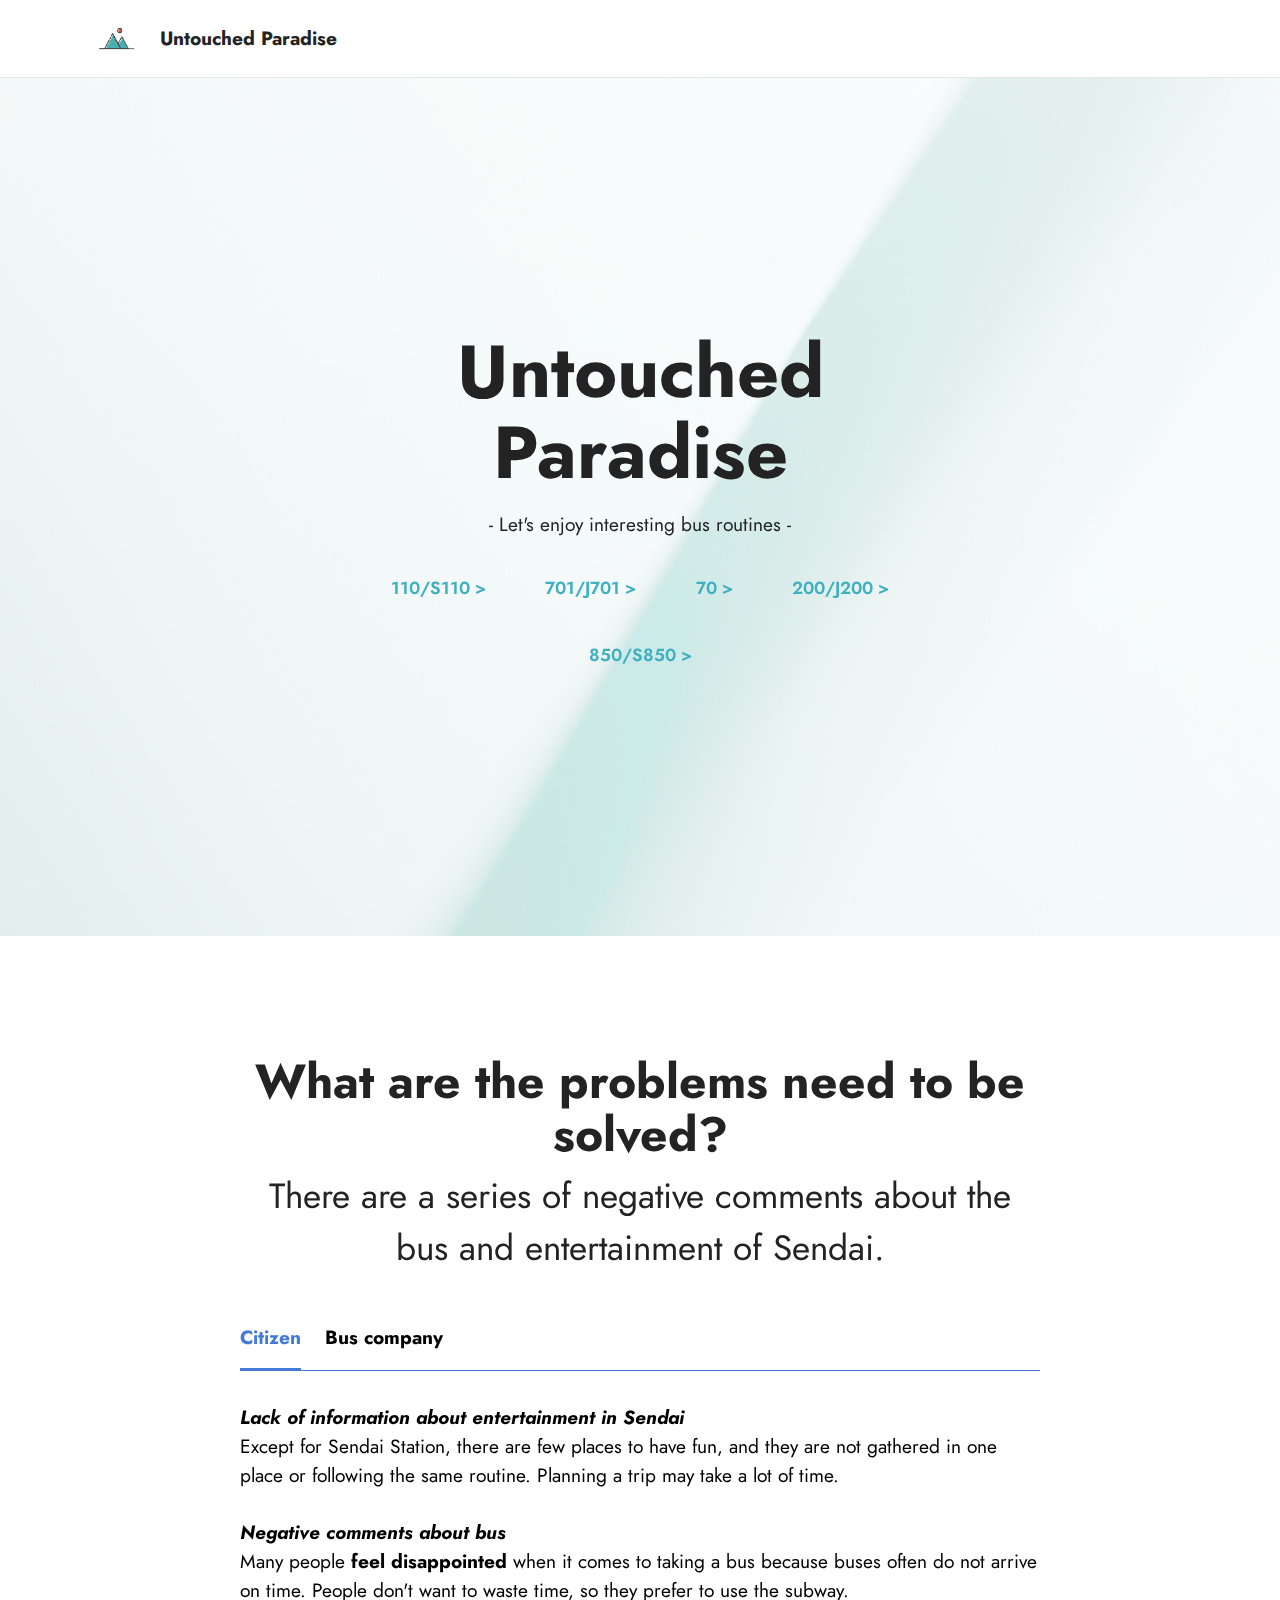
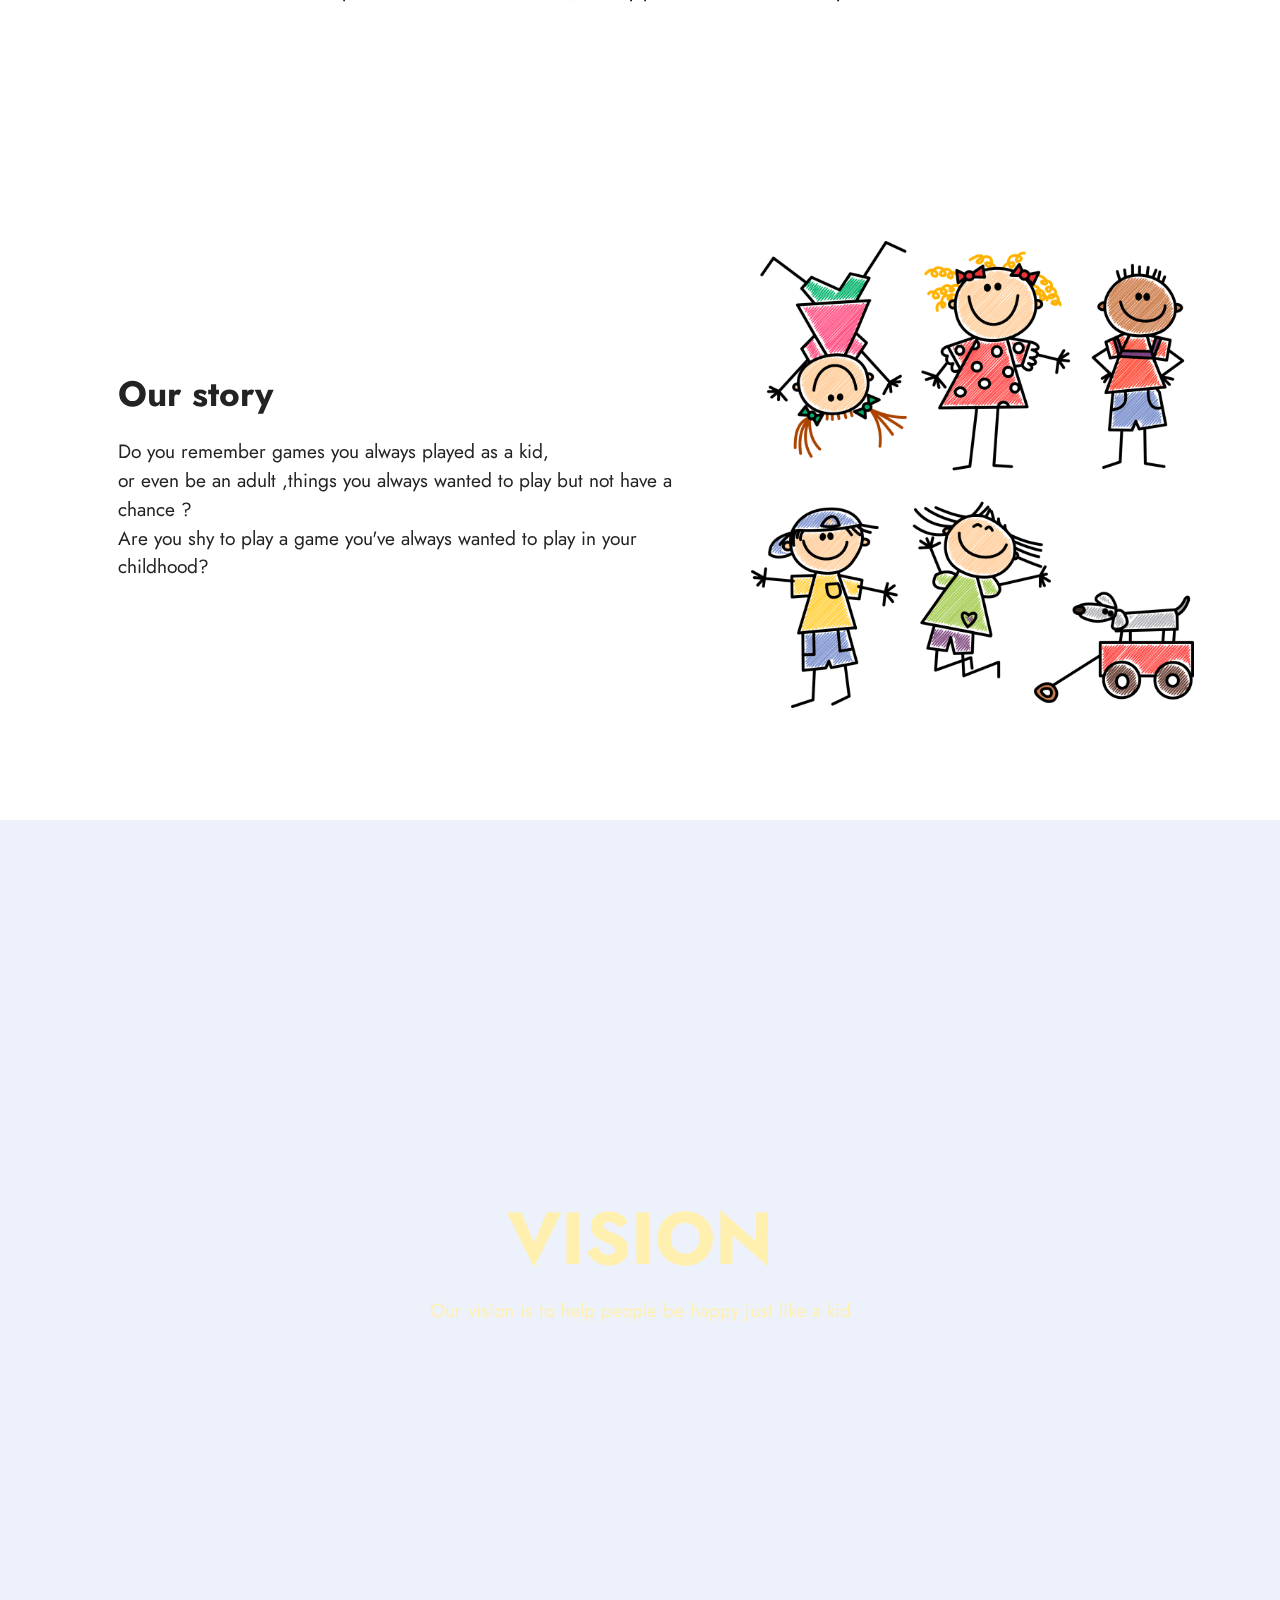
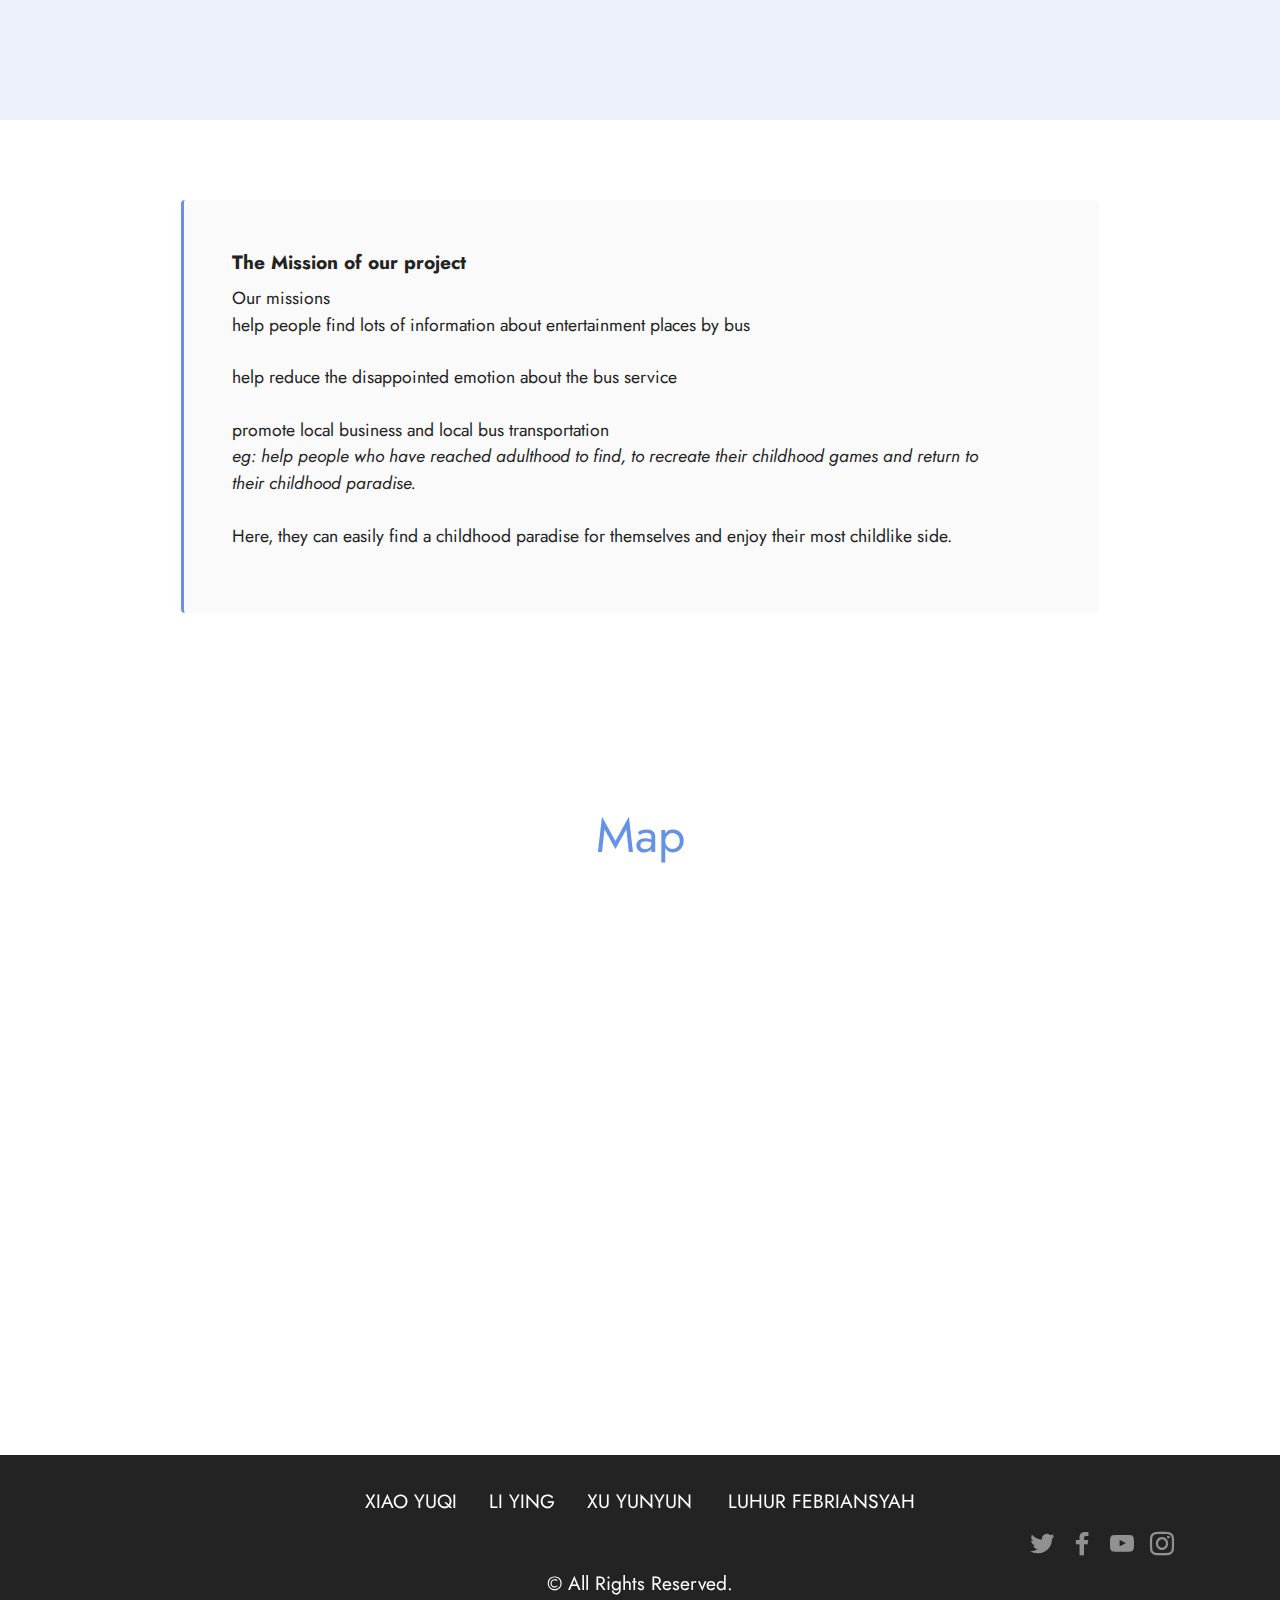
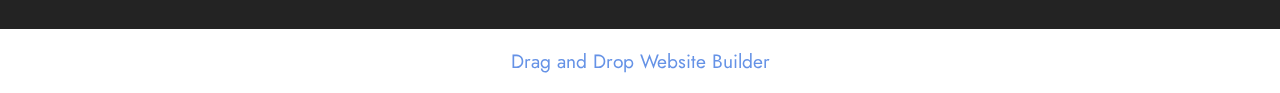
<file: index.html>
<!DOCTYPE html>
<html  >
<head>
  <!-- Site made with Mobirise Website Builder v5.6.5, https://mobirise.com -->
  <meta charset="UTF-8">
  <meta http-equiv="X-UA-Compatible" content="IE=edge">
  <meta name="generator" content="Mobirise v5.6.5, mobirise.com">
  <meta name="twitter:card" content="summary_large_image"/>
  <meta name="twitter:image:src" content="">
  <meta property="og:image" content="">
  <meta name="twitter:title" content="Homepage">
  <meta name="viewport" content="width=device-width, initial-scale=1, minimum-scale=1">
  <link rel="shortcut icon" href="assets/images/mbr-181x181.png" type="image/x-icon">
  <meta name="description" content="Travelling">
  
  
  <title>Homepage</title>
  <link rel="stylesheet" href="assets/bootstrap/css/bootstrap.min.css">
  <link rel="stylesheet" href="assets/bootstrap/css/bootstrap-grid.min.css">
  <link rel="stylesheet" href="assets/bootstrap/css/bootstrap-reboot.min.css">
  <link rel="stylesheet" href="assets/parallax/jarallax.css">
  <link rel="stylesheet" href="assets/dropdown/css/style.css">
  <link rel="stylesheet" href="assets/socicon/css/styles.css">
  <link rel="stylesheet" href="assets/theme/css/style.css">
  <link rel="preload" href="https://fonts.googleapis.com/css?family=Jost:100,200,300,400,500,600,700,800,900,100i,200i,300i,400i,500i,600i,700i,800i,900i&display=swap" as="style" onload="this.onload=null;this.rel='stylesheet'">
  <noscript><link rel="stylesheet" href="https://fonts.googleapis.com/css?family=Jost:100,200,300,400,500,600,700,800,900,100i,200i,300i,400i,500i,600i,700i,800i,900i&display=swap"></noscript>
  <link rel="preload" as="style" href="assets/mobirise/css/mbr-additional.css"><link rel="stylesheet" href="assets/mobirise/css/mbr-additional.css" type="text/css">
  
  
  
  
</head>
<body>
  
  <section data-bs-version="5.1" class="menu cid-s48OLK6784" once="menu" id="menu1-h">
    
    <nav class="navbar navbar-dropdown navbar-fixed-top navbar-expand-lg">
        <div class="container">
            <div class="navbar-brand">
                <span class="navbar-logo">
                    
                        <a href="#top"><img src="assets/images/mbr-181x181.png" alt="" style="height: 3.8rem;"></a>
                    
                </span>
                <span class="navbar-caption-wrap"><a class="navbar-caption text-black text-primary display-7" href="#top">Untouched Paradise</a></span>
            </div>
            <button class="navbar-toggler" type="button" data-toggle="collapse" data-bs-toggle="collapse" data-target="#navbarSupportedContent" data-bs-target="#navbarSupportedContent" aria-controls="navbarNavAltMarkup" aria-expanded="false" aria-label="Toggle navigation">
                <div class="hamburger">
                    <span></span>
                    <span></span>
                    <span></span>
                    <span></span>
                </div>
            </button>
            <div class="collapse navbar-collapse" id="navbarSupportedContent">
                <ul class="navbar-nav nav-dropdown nav-right" data-app-modern-menu="true"><li class="nav-item"><a class="nav-link link text-black text-primary display-4" href="#top">TOP</a></li>
                    <li class="nav-item"><a class="nav-link link text-black text-primary display-4" href="index.html#image2-p">STORY</a></li><li class="nav-item"><a class="nav-link link text-black text-primary display-4" href="index.html#content7-w">MISSION</a></li><li class="nav-item"><a class="nav-link link text-black text-primary display-4" href="index.html#map1-k">MAP</a></li></ul>
                
                
            </div>
        </div>
    </nav>

</section>

<section data-bs-version="5.1" class="header1 cid-s48MCQYojq mbr-fullscreen mbr-parallax-background" id="header1-f">

    

    <div class="mbr-overlay" style="opacity: 0.8; background-color: rgb(255, 255, 255);"></div>

    <div class="align-center container">
        <div class="row justify-content-center">
            <div class="col-12 col-lg-7">
                <h1 class="mbr-section-title mbr-fonts-style mb-3 display-1"><strong>Untouched Paradise</strong></h1>
                
                <p class="mbr-text mbr-fonts-style display-7">- Let's enjoy interesting bus routines -</p>
                <div class="mbr-section-btn mt-3"><a class="btn btn-success-outline display-4" href="https://google.com">110/S110 &gt;</a> <a class="btn btn-success-outline display-4" href="https://google.com">701/J701 &gt;</a> <a class="btn btn-success-outline display-4" href="70.html" target="_blank">70 &gt;</a> <a class="btn btn-success-outline display-4" href="200.html">200/J200 &gt;</a> <a class="btn btn-success-outline display-4" href="850.html" target="_blank">850/S850 &gt;</a></div>
            </div>
        </div>
    </div>
</section>

<section data-bs-version="5.1" class="tabs content18 cid-u1pocDclar" id="tabs1-o">

    

    
    <div class="container-fluid">
        <div class="row justify-content-center">
            <div class="col-12 col-md-8">
                <h3 class="mbr-section-title mb-0 mbr-fonts-style display-2"><strong>What are the problems need to be solved?</strong></h3>
                <h4 class="mbr-section-subtitle mb-0 mt-2 mbr-fonts-style display-5">There are a series of negative comments about the bus and entertainment of Sendai.</h4>
            </div>
        </div>
        <div class="row justify-content-center mt-4">
            <div class="col-12 col-md-8">
                <ul class="nav nav-tabs mb-4" role="tablist">
                    <li class="nav-item first mbr-fonts-style"><a class="nav-link mbr-fonts-style show active display-7" role="tab" data-toggle="tab" data-bs-toggle="tab" href="#tabs1-o_tab0" aria-selected="true"><strong>Citizen</strong></a></li>
                    <li class="nav-item"><a class="nav-link mbr-fonts-style active display-7" role="tab" data-toggle="tab" data-bs-toggle="tab" href="#tabs1-o_tab1" aria-selected="true"><strong>Bus company</strong></a></li>
                    
                    
                    
                    
                </ul>
                <div class="tab-content">
                    <div id="tab1" class="tab-pane in active" role="tabpanel">
                        <div class="row">
                            <div class="col-md-12">
                                <p class="mbr-text mbr-fonts-style display-7"><em><strong>
                                    Lack of information about entertainment in Sendai</strong></em><br>Except for Sendai Station, there are few places to have fun, and they are not gathered in one place or following the same routine. Planning a trip may take a lot of time.&nbsp;<br><br><strong><em>Negative comments about bus</em></strong><br>Many people <strong>feel disappointed</strong> when it comes to taking a bus because buses often do not arrive on time. People don't want to waste time, so they prefer to use the subway.<strong><em><br></em></strong><br></p>
                            </div>
                        </div>
                    </div>
                    <div id="tab2" class="tab-pane" role="tabpanel">
                        <div class="row">
                            <div class="col-md-12">
                                <p class="mbr-text mbr-fonts-style display-7"><strong><em>
                                    The lack use of unpopular bus routine</em></strong></p>
                            </div>
                        </div>
                    </div>
                    
                    
                    
                    
                </div>
            </div>
        </div>
    </div>
</section>

<section data-bs-version="5.1" class="image2 cid-u1ppHp7V6N" id="image2-p">
    

    

    <div class="container">
        <div class="row align-items-center">
            <div class="col-12 col-lg-5">
                <div class="image-wrapper">
                    <img src="assets/images/mbr-1256x1324.png" alt="Mobirise Website Builder">
                    <p class="mbr-description mbr-fonts-style mt-2 align-center display-4"></p>
                </div>
            </div>
            <div class="col-12 col-lg">
                <div class="text-wrapper">
                    <h3 class="mbr-section-title mbr-fonts-style mb-3 display-5"><strong>Our story</strong></h3>
                    <p class="mbr-text mbr-fonts-style display-7">Do you remember games you always played as a kid,
<br>or even be an adult ,things you always wanted to play but not have a chance ?
<br>Are you shy to play a game you've always wanted to play in your childhood?&nbsp;<br></p>
                </div>
            </div>
        </div>
    </div>
</section>

<section data-bs-version="5.1" class="header6 cid-u1pqKvgTZX mbr-fullscreen mbr-parallax-background" id="header6-s">

    

    <div class="mbr-overlay" style="opacity: 0.1; background-color: rgb(68, 121, 217);"></div>

    <div class="align-center container">
        <div class="row justify-content-center">
            <div class="col-12 col-lg-12">
                <h1 class="mbr-section-title mbr-fonts-style mbr-white mb-3 display-1"><strong>VISION</strong></h1>
                
                <p class="mbr-text mbr-white mbr-fonts-style display-7">
                    Our vision is to help people be happy just like a kid
                </p>
                
            </div>
        </div>
    </div>
</section>

<section data-bs-version="5.1" class="content7 cid-u1psH8eSRV" id="content7-w">
    
    <div class="container">
        <div class="row justify-content-center">
            <div class="col-12 col-md-10">
                <blockquote>
                <h5 class="mbr-section-title mbr-fonts-style mb-2 display-7"><strong>The Mission of our project</strong></h5>
                <p class="mbr-text mbr-fonts-style display-4">Our missions
<br>help people find lots of information about entertainment places by bus<br><em>
</em><br>help reduce the disappointed emotion about the bus service<br>
<br>promote local business and local bus transportation<br><em>eg: help people who have reached adulthood to find, to recreate their childhood games and return to 
<br>their childhood paradise.</em><br>
<br>Here, they can easily find a childhood paradise for themselves and enjoy their most childlike side.&nbsp;<br></p></blockquote>
            </div>
        </div>
    </div>
</section>

<section data-bs-version="5.1" class="map1 cid-u17JXaSrNc" id="map1-k">
    
    
    <div class="container">
        <div class="mbr-section-head mb-4">
            <h3 class="mbr-section-title mbr-fonts-style align-center mb-0 display-2"><a href="#bottom" class="text-primary">Map</a></h3>
            
        </div>
        <div class="google-map"><iframe frameborder="0" style="border:0" src="https://www.google.com/maps/embed?pb=!1m28!1m12!1m3!1d25059.02672025443!2d140.87580190520353!3d38.27072174930796!2m3!1f0!2f0!3f0!3m2!1i1024!2i768!4f13.1!4m13!3e3!4m5!1s0x5f8a28180c510b87%3A0xb2a30b91be1ffdbc!2zTWl5YWdpLCBTZW5kYWksIEFvYmEgV2FyZCwgQ2VudHJhbCwgMSBDaG9tZeKIkjEsIOS7meWPsOmnhQ!3m2!1d38.2601316!2d140.88243749999998!4m5!1s0x5f8987b3670b6999%3A0xde545ebde0b455f4!2z44CSOTgzLTA4MjMgTWl5YWdpLCBTZW5kYWksIE1peWFnaW5vIFdhcmQsIFRzdWJhbWVzYXdhLCAxLWNoxY1tZeKIkjIzLCDluILllrbjg5DjgrnmnbHku5nlj7Dllrbmpa3miYDliY3vvIjjg5DjgrnvvIk!3m2!1d38.282764!2d140.924676!5e0!3m2!1sen!2sjp!4v1705038400231!5m2!1sen!2sjp" allowfullscreen=""></iframe></div>
    </div>
</section>

<section data-bs-version="5.1" class="footer3 cid-s48P1Icc8J" once="footers" id="footer3-i">

    

    

    <div class="container">
        <div class="media-container-row align-center mbr-white">
            <div class="row row-links">
                <ul class="foot-menu">
                    
                    
                    
                    
                    
                <li class="foot-menu-item mbr-fonts-style display-7">XIAO YUQI
</li><li class="foot-menu-item mbr-fonts-style display-7">LI YING
</li><li class="foot-menu-item mbr-fonts-style display-7">XU YUNYUN&nbsp; &nbsp; &nbsp; LUHUR FEBRIANSYAH</li></ul>
            </div>
            <div class="row social-row">
                <div class="social-list align-right pb-2">
                    
                    
                    
                    
                    
                    
                <div class="soc-item">
                        <a href="https://twitter.com/mobirise" target="_blank">
                            <span class="socicon-twitter socicon mbr-iconfont mbr-iconfont-social"></span>
                        </a>
                    </div><div class="soc-item">
                        <a href="https://www.facebook.com/" target="_blank">
                            <span class="mbr-iconfont mbr-iconfont-social socicon-facebook socicon"></span>
                        </a>
                    </div><div class="soc-item">
                        <a href="https://www.youtube.com/" target="_blank">
                            <span class="mbr-iconfont mbr-iconfont-social socicon-youtube socicon"></span>
                        </a>
                    </div><div class="soc-item">
                        <a href="https://instagram.com" target="_blank">
                            <span class="mbr-iconfont mbr-iconfont-social socicon-instagram socicon"></span>
                        </a>
                    </div></div>
            </div>
            <div class="row row-copirayt">
                <p class="mbr-text mb-0 mbr-fonts-style mbr-white align-center display-7">
                    © All Rights Reserved.
                </p>
            </div>
        </div>
    </div>
</section><section class="display-7" style="padding: 0;align-items: center;justify-content: center;flex-wrap: wrap;    align-content: center;display: flex;position: relative;height: 4rem;"><a href="https://mobiri.se/2758555" style="flex: 1 1;height: 4rem;position: absolute;width: 100%;z-index: 1;"><img alt="" style="height: 4rem;" src="[data-uri]"></a><p style="margin: 0;text-align: center;" class="display-7">&#8204;</p><a style="z-index:1" href="https://mobirise.com/drag-drop-website-builder.html">Drag and Drop Website Builder</a></section><script src="assets/bootstrap/js/bootstrap.bundle.min.js"></script>  <script src="assets/parallax/jarallax.js"></script>  <script src="assets/smoothscroll/smooth-scroll.js"></script>  <script src="assets/ytplayer/index.js"></script>  <script src="assets/mbr-tabs/mbr-tabs.js"></script>  <script src="assets/dropdown/js/navbar-dropdown.js"></script>  <script src="assets/theme/js/script.js"></script>  
  
  
</body>
</html>
</file>
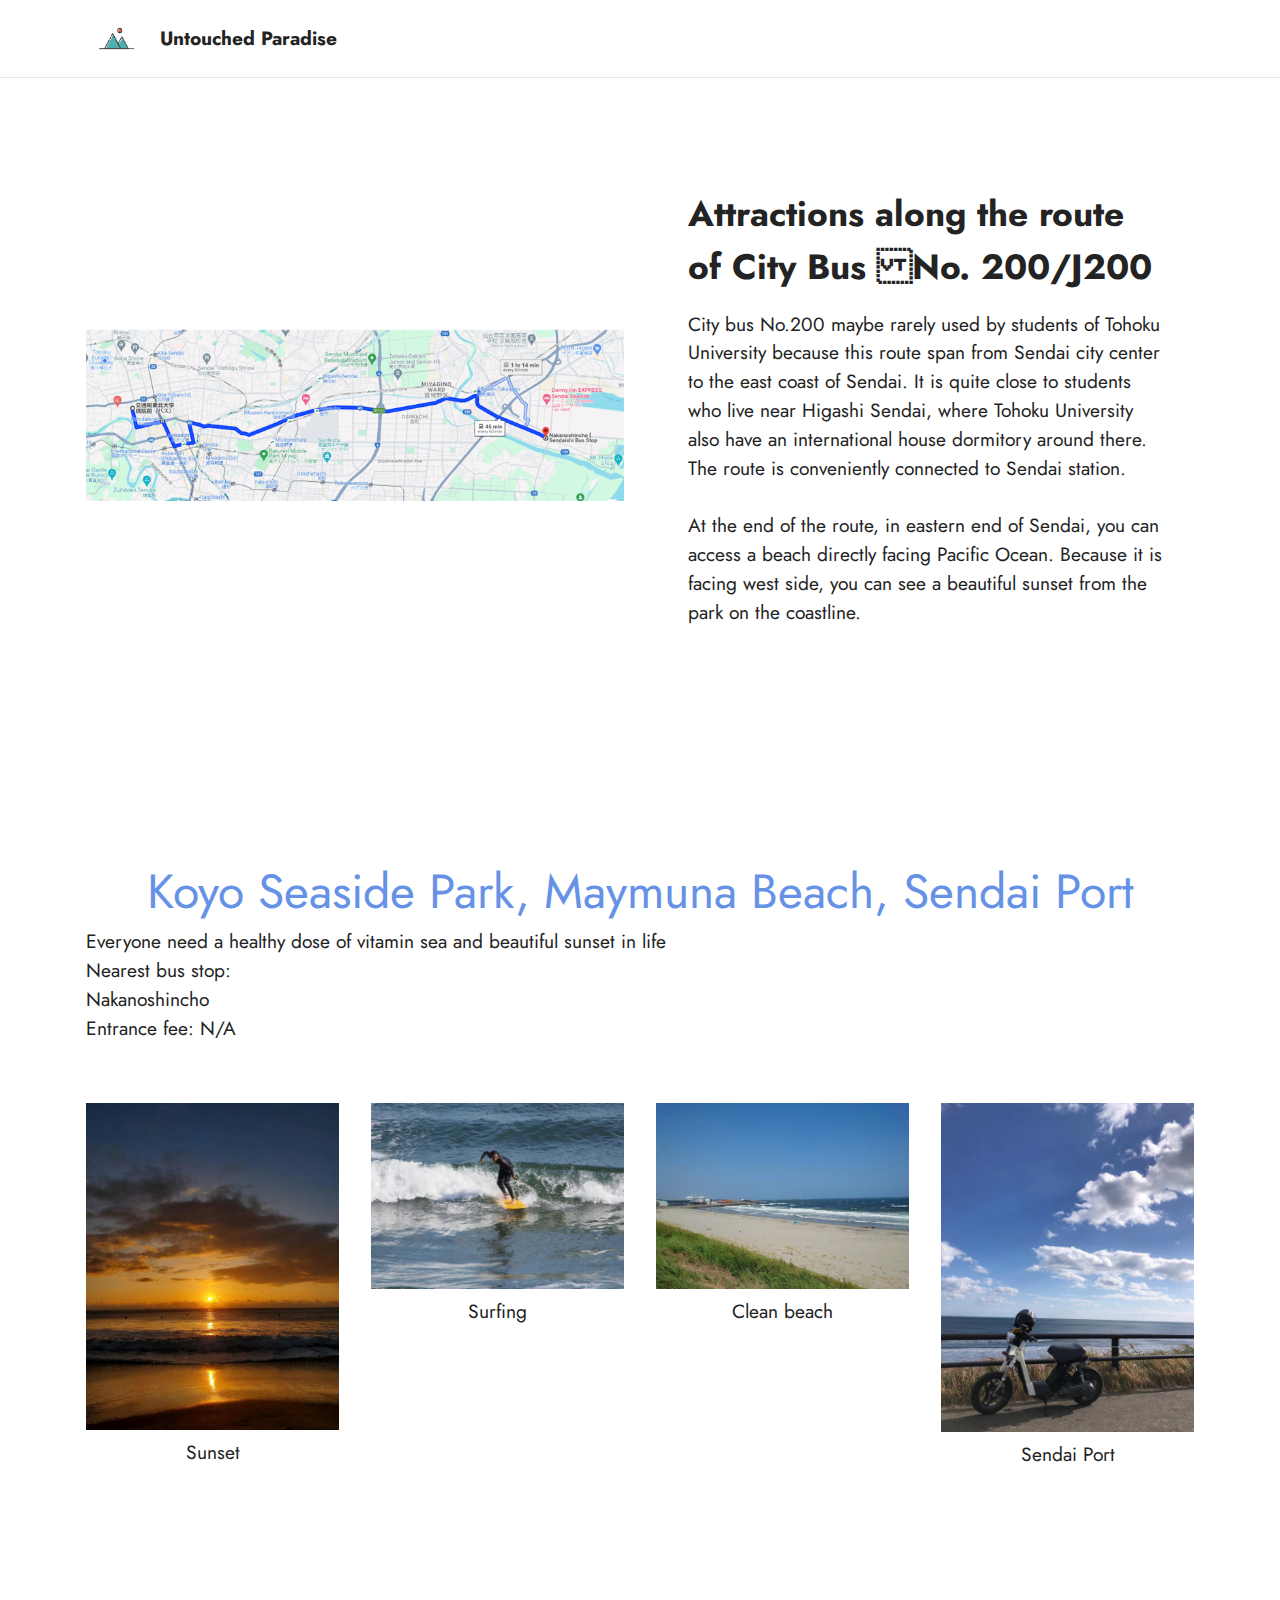
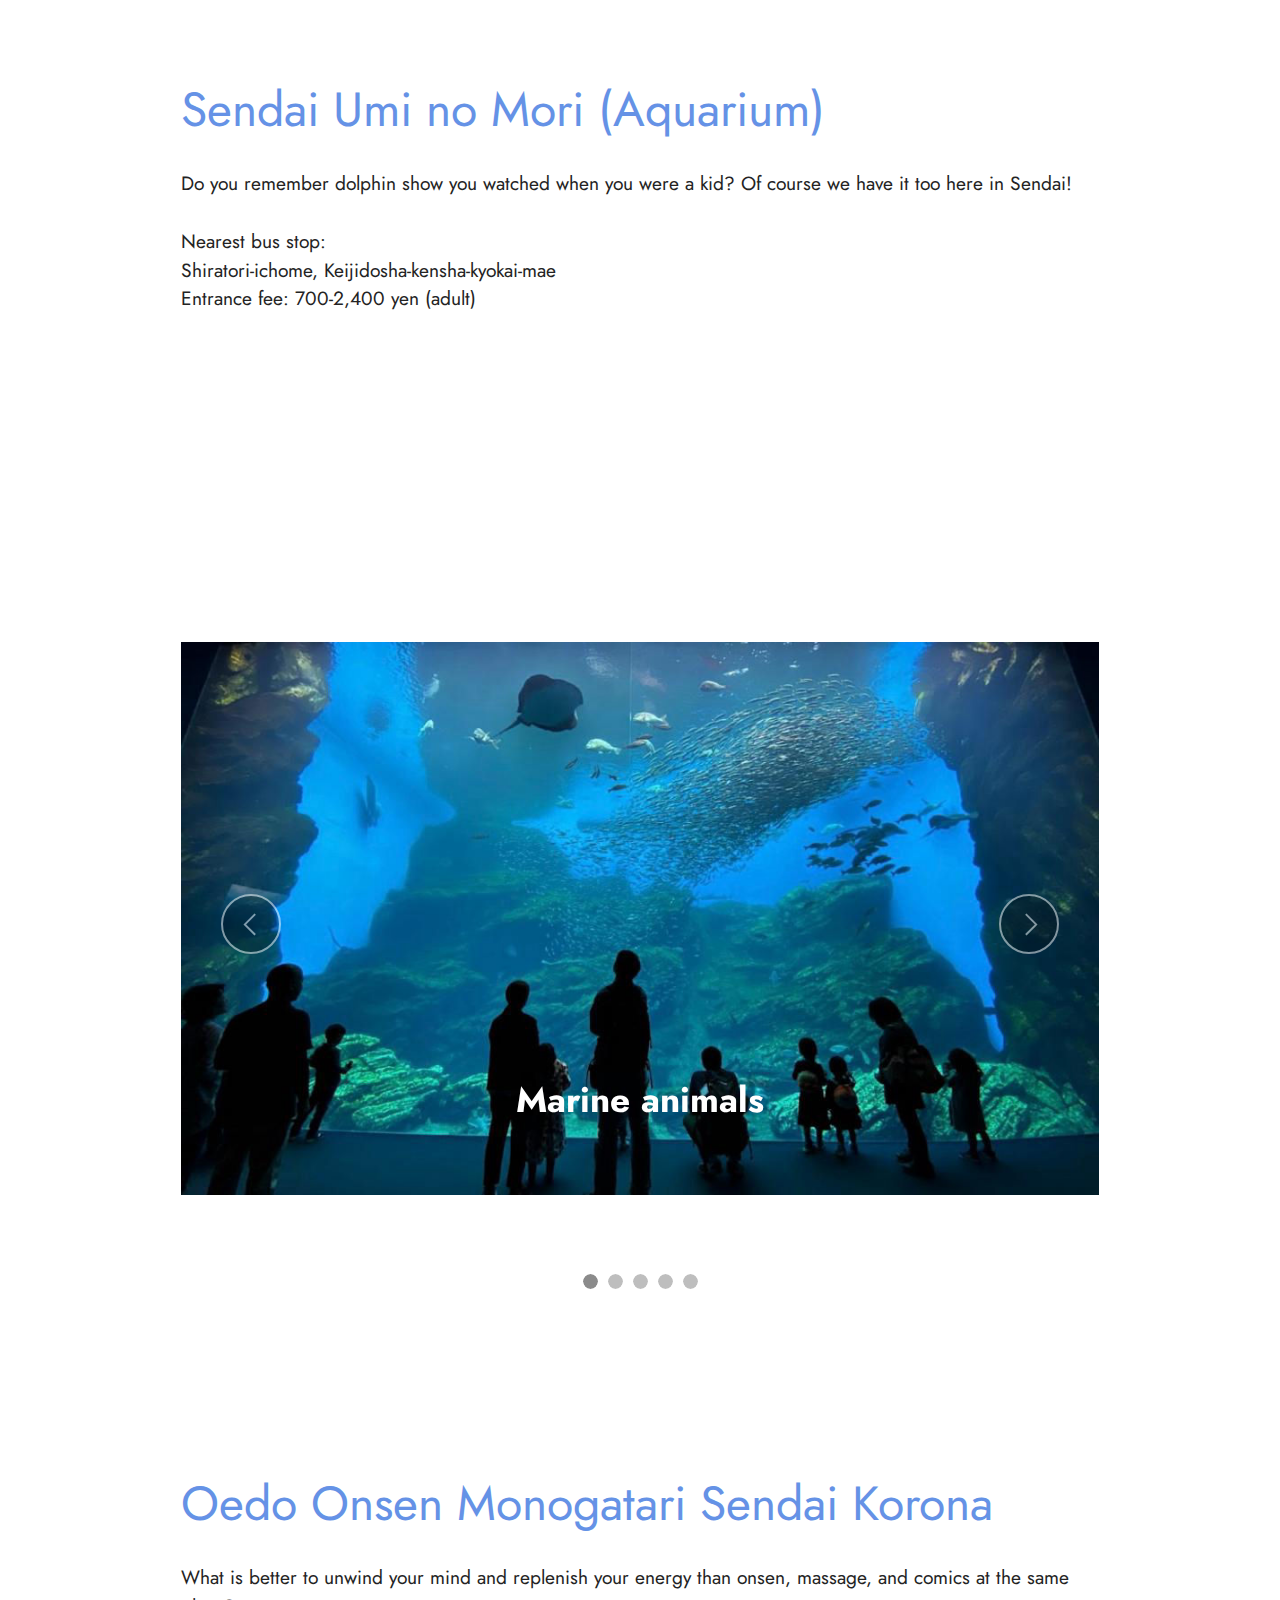
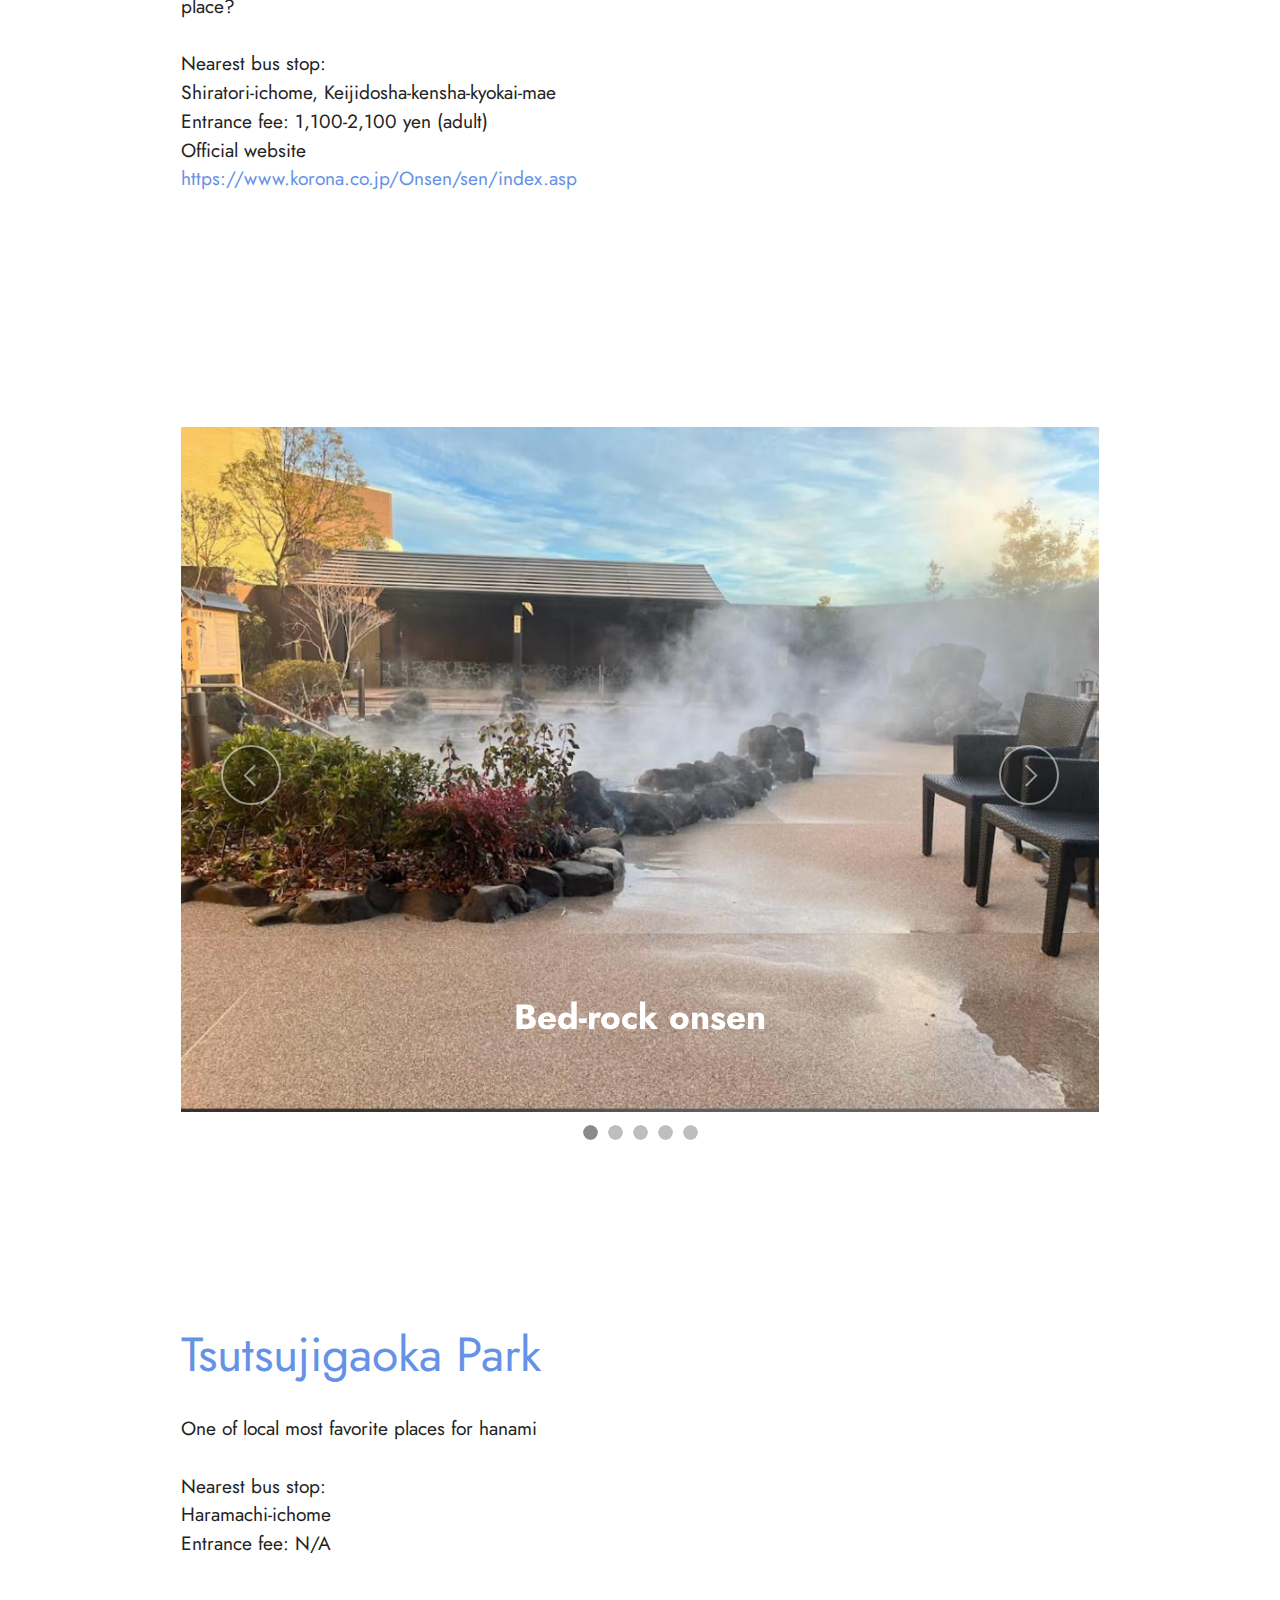
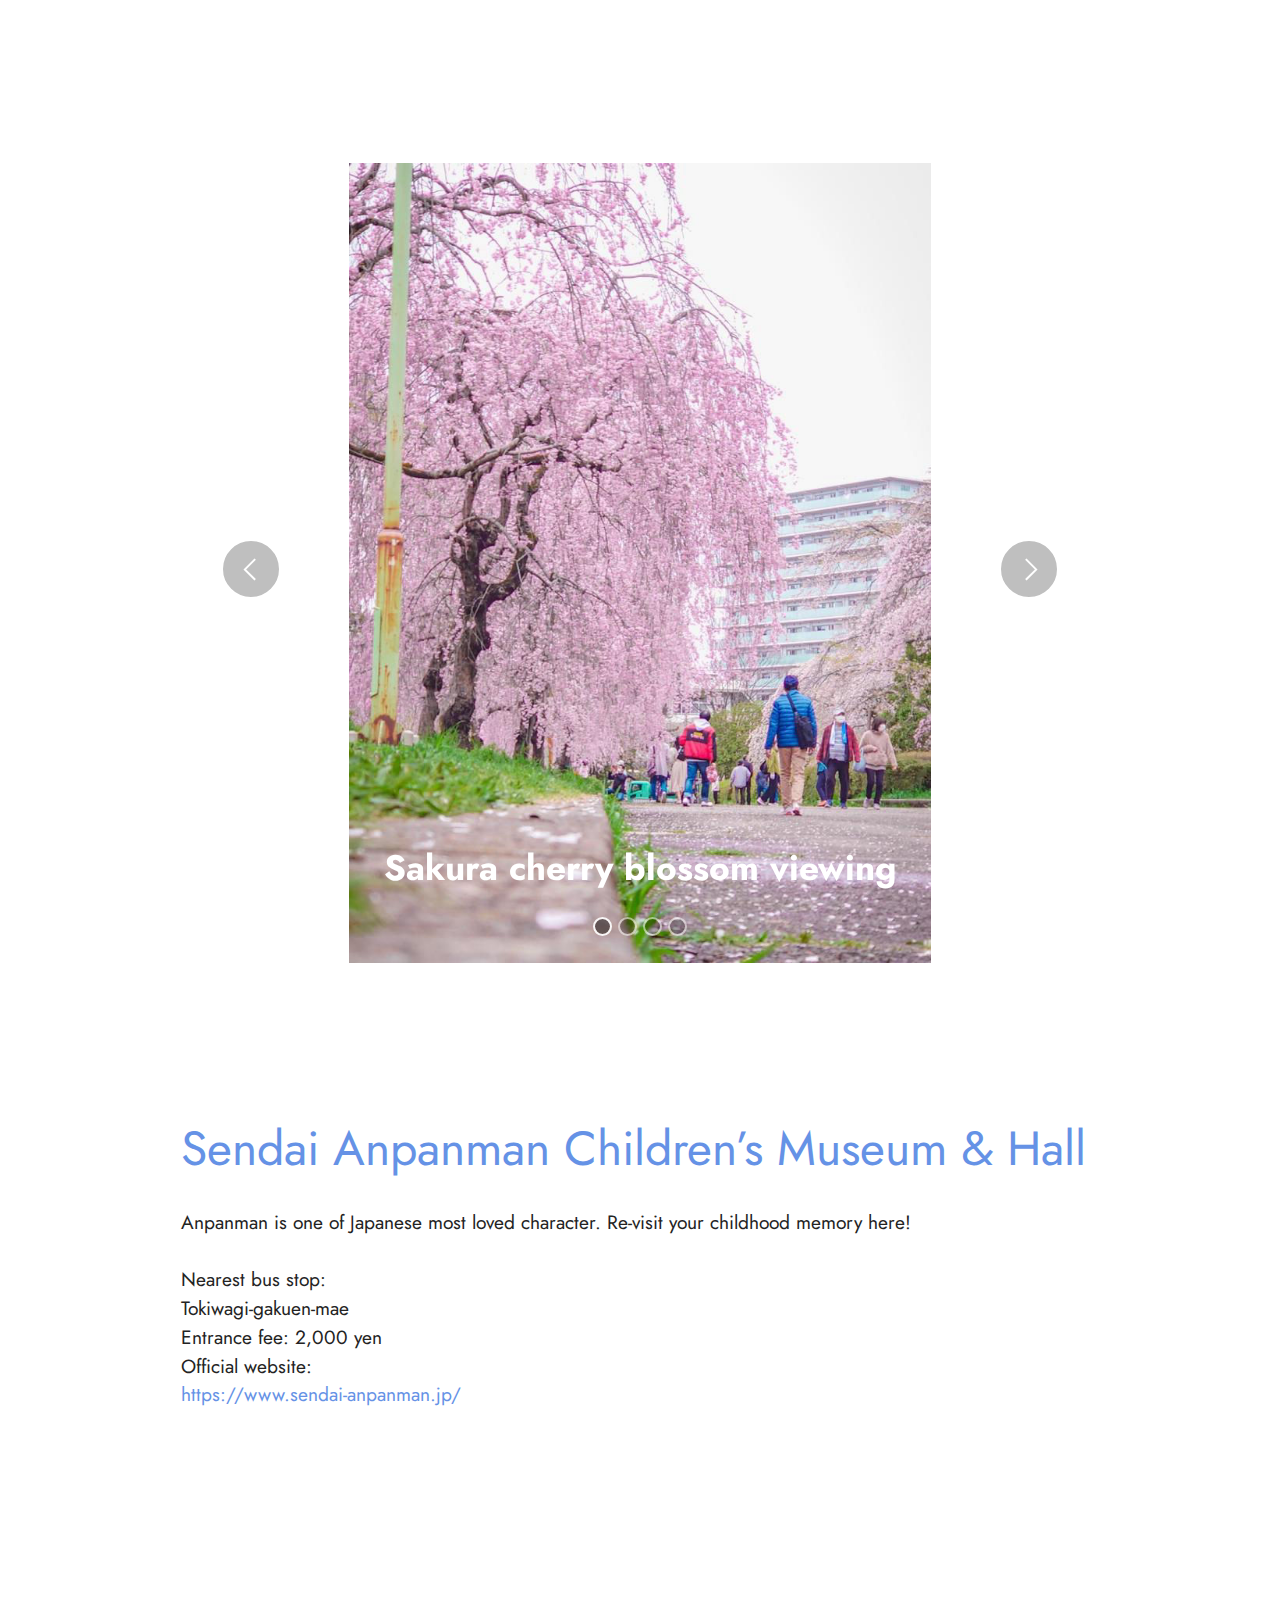
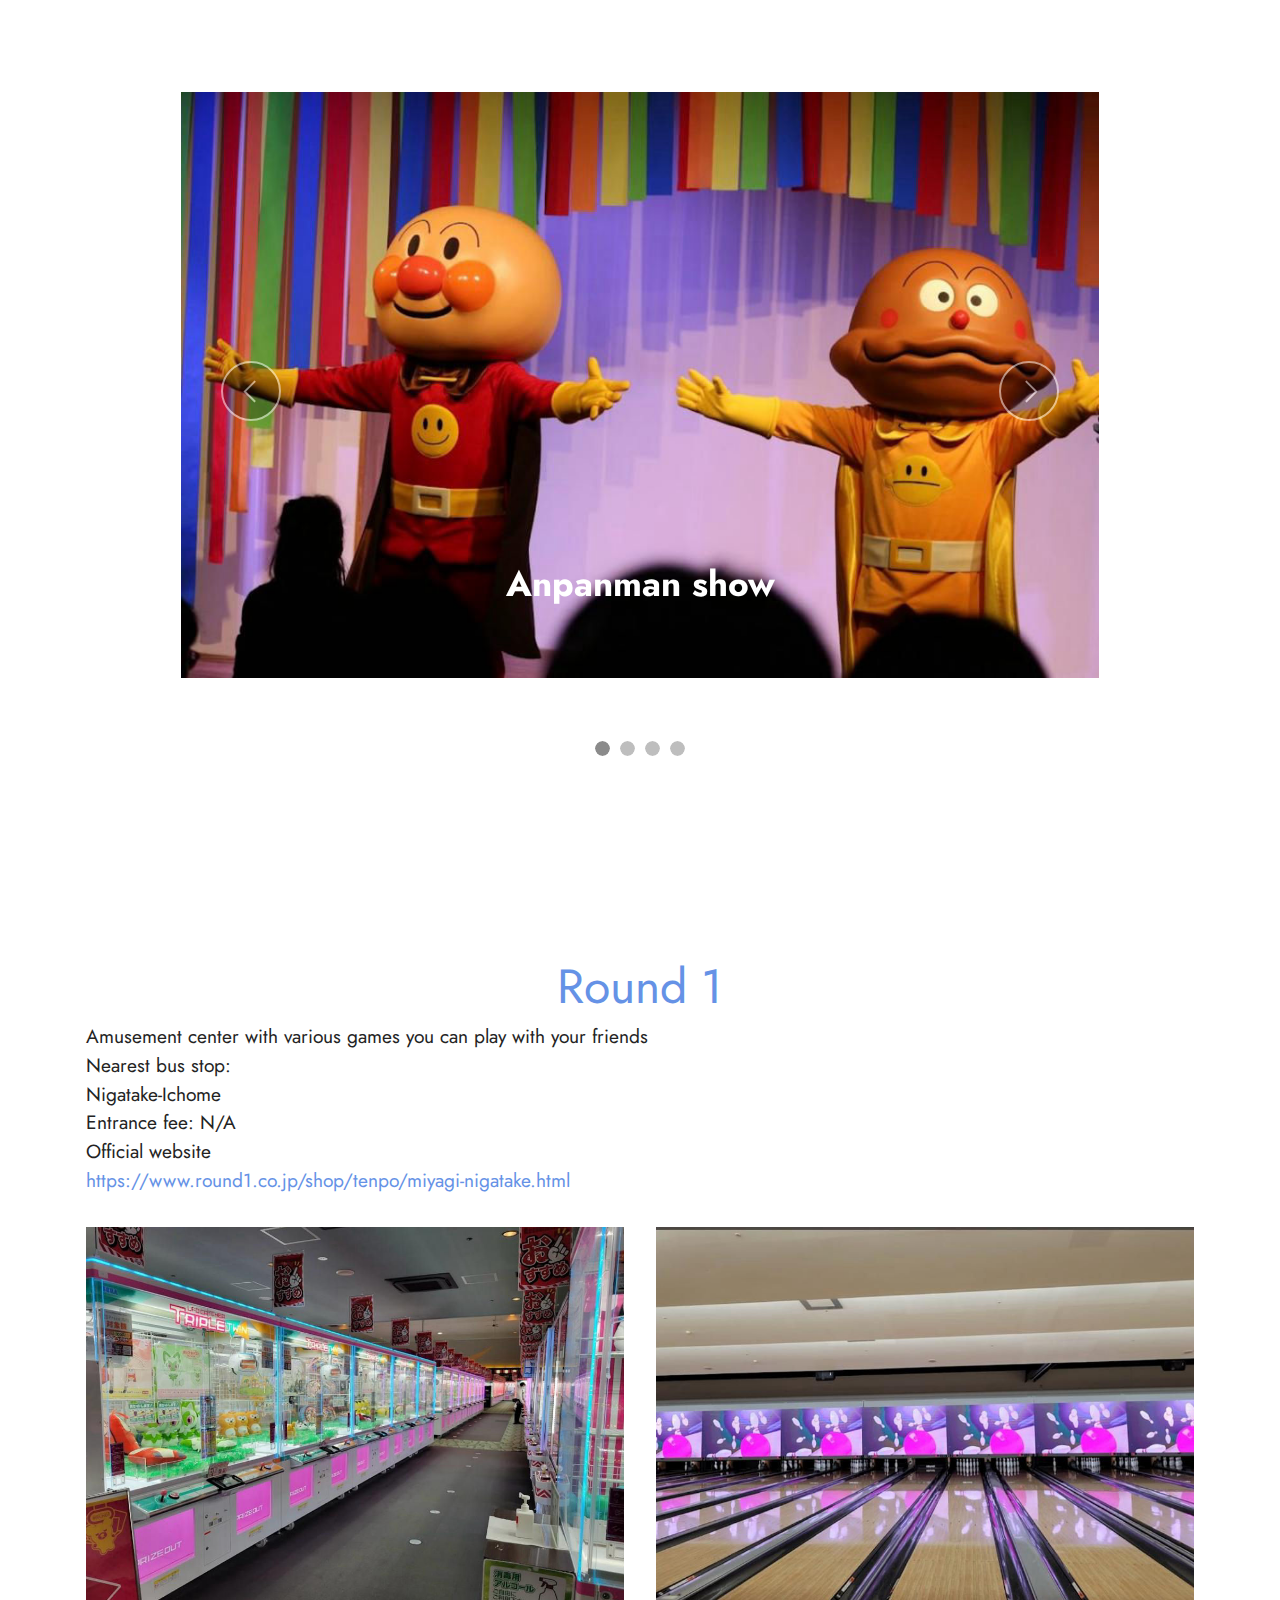
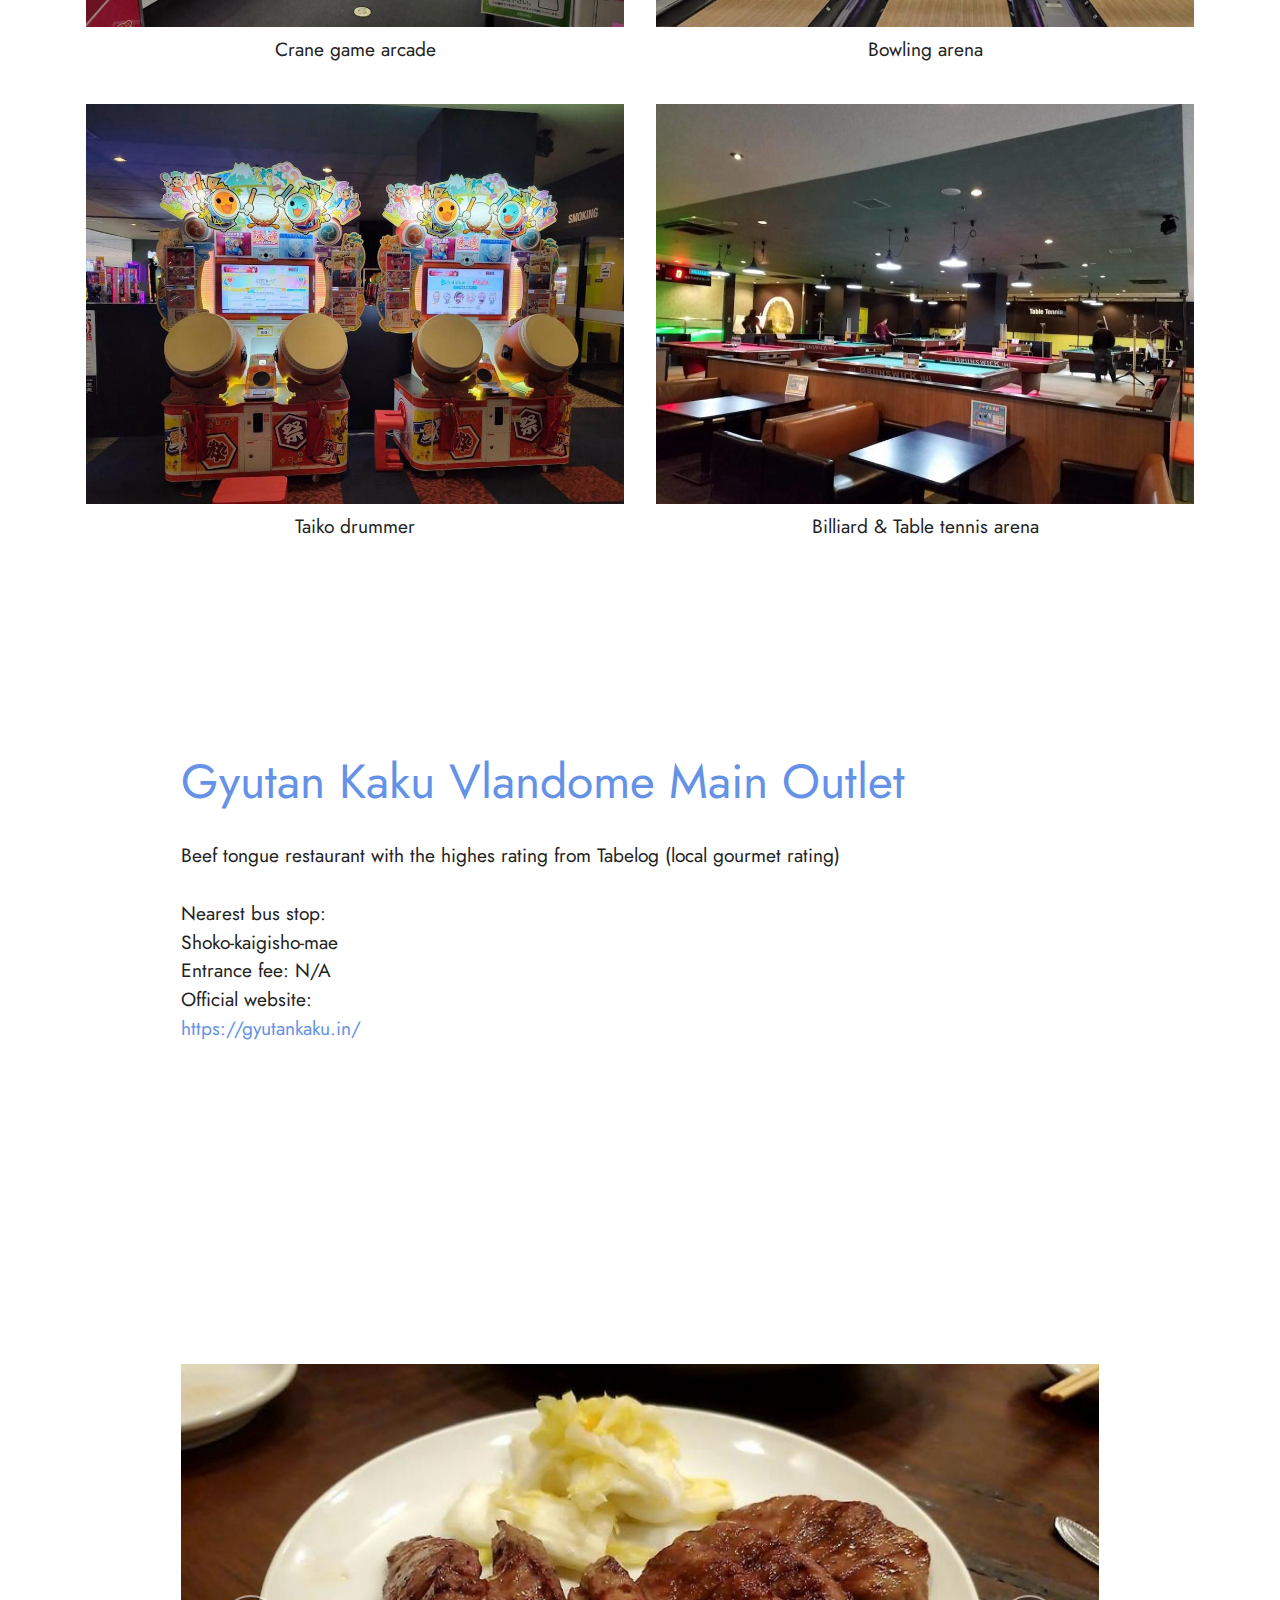
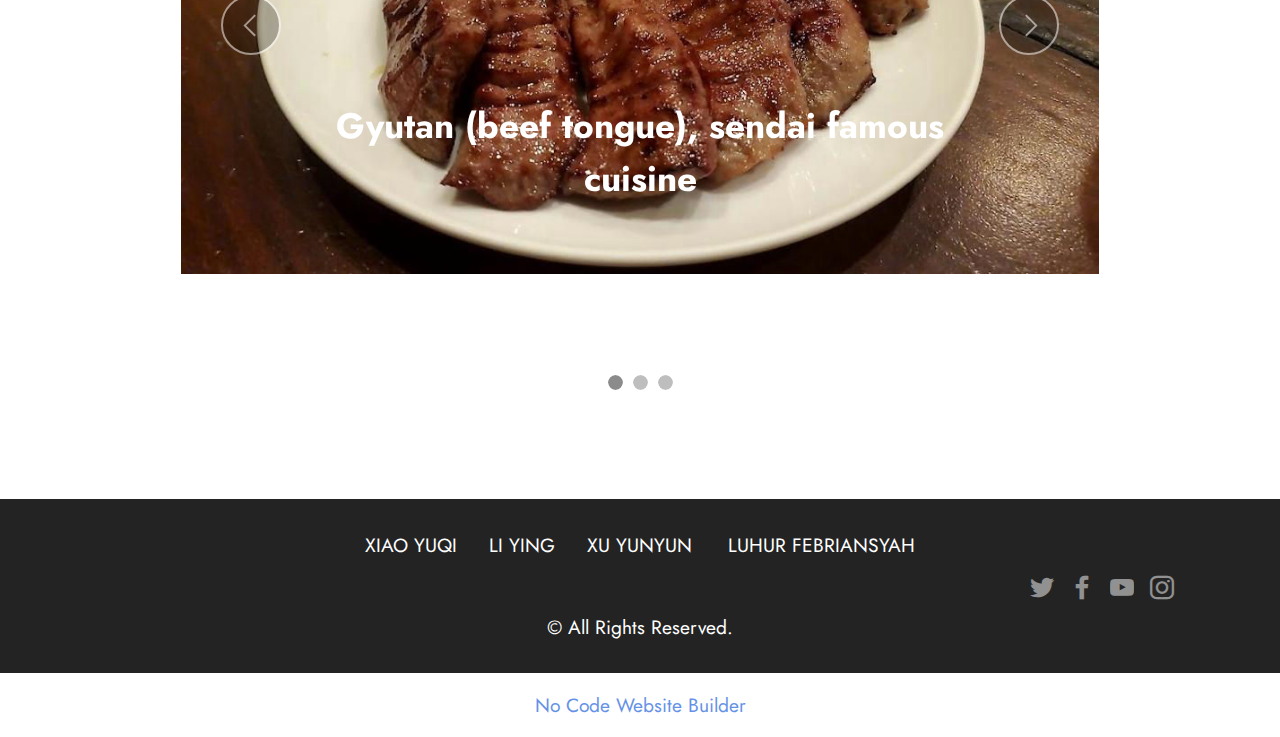
<file: 200.html>
<!DOCTYPE html>
<html  >
<head>
  <!-- Site made with Mobirise Website Builder v5.6.5, https://mobirise.com -->
  <meta charset="UTF-8">
  <meta http-equiv="X-UA-Compatible" content="IE=edge">
  <meta name="generator" content="Mobirise v5.6.5, mobirise.com">
  <meta name="twitter:card" content="summary_large_image"/>
  <meta name="twitter:image:src" content="">
  <meta property="og:image" content="">
  <meta name="twitter:title" content="200">
  <meta name="viewport" content="width=device-width, initial-scale=1, minimum-scale=1">
  <link rel="shortcut icon" href="assets/images/mbr-181x181.png" type="image/x-icon">
  <meta name="description" content="">
  
  
  <title>200</title>
  <link rel="stylesheet" href="assets/web/assets/mobirise-icons2/mobirise2.css">
  <link rel="stylesheet" href="assets/bootstrap/css/bootstrap.min.css">
  <link rel="stylesheet" href="assets/bootstrap/css/bootstrap-grid.min.css">
  <link rel="stylesheet" href="assets/bootstrap/css/bootstrap-reboot.min.css">
  <link rel="stylesheet" href="assets/dropdown/css/style.css">
  <link rel="stylesheet" href="assets/socicon/css/styles.css">
  <link rel="stylesheet" href="assets/theme/css/style.css">
  <link rel="preload" href="https://fonts.googleapis.com/css?family=Jost:100,200,300,400,500,600,700,800,900,100i,200i,300i,400i,500i,600i,700i,800i,900i&display=swap" as="style" onload="this.onload=null;this.rel='stylesheet'">
  <noscript><link rel="stylesheet" href="https://fonts.googleapis.com/css?family=Jost:100,200,300,400,500,600,700,800,900,100i,200i,300i,400i,500i,600i,700i,800i,900i&display=swap"></noscript>
  <link rel="preload" as="style" href="assets/mobirise/css/mbr-additional.css"><link rel="stylesheet" href="assets/mobirise/css/mbr-additional.css" type="text/css">
  
  
  
  
</head>
<body>
  
  <section data-bs-version="5.1" class="menu cid-s48OLK6784" once="menu" id="menu1-27">
    
    <nav class="navbar navbar-dropdown navbar-fixed-top navbar-expand-lg">
        <div class="container">
            <div class="navbar-brand">
                <span class="navbar-logo">
                    
                        <a href="#top"><img src="assets/images/mbr-181x181.png" alt="" style="height: 3.8rem;"></a>
                    
                </span>
                <span class="navbar-caption-wrap"><a class="navbar-caption text-black text-primary display-7" href="#top">Untouched Paradise</a></span>
            </div>
            <button class="navbar-toggler" type="button" data-toggle="collapse" data-bs-toggle="collapse" data-target="#navbarSupportedContent" data-bs-target="#navbarSupportedContent" aria-controls="navbarNavAltMarkup" aria-expanded="false" aria-label="Toggle navigation">
                <div class="hamburger">
                    <span></span>
                    <span></span>
                    <span></span>
                    <span></span>
                </div>
            </button>
            <div class="collapse navbar-collapse" id="navbarSupportedContent">
                <ul class="navbar-nav nav-dropdown nav-right" data-app-modern-menu="true"><li class="nav-item"><a class="nav-link link text-black text-primary display-4" href="#top">TOP</a></li>
                    <li class="nav-item"><a class="nav-link link text-black text-primary display-4" href="index.html#image2-p">STORY</a></li><li class="nav-item"><a class="nav-link link text-black text-primary display-4" href="index.html#content7-w">MISSION</a></li><li class="nav-item"><a class="nav-link link text-black text-primary display-4" href="index.html#map1-k">MAP</a></li></ul>
                
                
            </div>
        </div>
    </nav>

</section>

<section data-bs-version="5.1" class="image1 cid-u1q6X40Yaq" id="image1-29">
    

    

    <div class="container">
        <div class="row align-items-center">
            <div class="col-12 col-lg-6">
                <div class="image-wrapper">
                    <img src="assets/images/200-slide-10-789x252.png" alt="Mobirise Website Builder">
                    
                </div>
            </div>
            <div class="col-12 col-lg">
                <div class="text-wrapper">
                    <h3 class="mbr-section-title mbr-fonts-style mb-3 display-5"><strong>Attractions along the route of City Bus No. 200/J200</strong></h3>
                    <p class="mbr-text mbr-fonts-style display-7">City bus No.200 maybe rarely used by students of Tohoku University because this route span from Sendai city center to the east coast of Sendai. It is quite close to students who live near Higashi Sendai, where Tohoku University also have an international house dormitory around there. The route is conveniently connected to Sendai station.<br>
<br>At the end of the route, in eastern end of Sendai, you can access a beach directly facing Pacific Ocean. Because it is facing west side, you can see a beautiful sunset from the park on the coastline.&nbsp;&nbsp;<br></p>
                </div>
            </div>
        </div>
    </div>
</section>

<section data-bs-version="5.1" class="gallery5 mbr-gallery cid-u1q7lpG4oS" id="gallery5-2a">
    

    

    <div class="container">
        <div class="mbr-section-head">
            <h3 class="mbr-section-title mbr-fonts-style align-center m-0 display-2"><strong><a href="https://maps.app.goo.gl/v4xLHmWwKQCQUPkP9?g_st=iw" class="text-primary">Koyo Seaside Park, Maymuna Beach, Sendai Port</a></strong></h3>
            <h4 class="mbr-section-subtitle mbr-fonts-style align-center mb-0 mt-2 display-7">Everyone need a healthy dose of vitamin sea and beautiful sunset in life
<div>Nearest bus stop:
</div><div>Nakanoshincho</div><div>Entrance fee: N/A
</div><div><br></div></h4>
        </div>
        <div class="row mbr-gallery mt-4">
            <div class="col-12 col-md-6 col-lg-3 item gallery-image">
                <div class="item-wrapper" data-toggle="modal" data-bs-toggle="modal" data-target="#u1qeJ32y9v-modal" data-bs-target="#u1qeJ32y9v-modal">
                    <img class="w-100" src="assets/images/200-slide-11-1-596x770.jpg" alt="Mobirise Website Builder" data-slide-to="0" data-bs-slide-to="0" data-target="#lb-u1qeJ32y9v" data-bs-target="#lb-u1qeJ32y9v">
                    <div class="icon-wrapper">
                        <span class="mobi-mbri mobi-mbri-search mbr-iconfont mbr-iconfont-btn"></span>
                    </div>
                </div>
                <h6 class="mbr-item-subtitle mbr-fonts-style align-center mb-2 mt-2 display-7">Sunset</h6>
            </div>
            <div class="col-12 col-md-6 col-lg-3 item gallery-image">
                <div class="item-wrapper" data-toggle="modal" data-bs-toggle="modal" data-target="#u1qeJ32y9v-modal" data-bs-target="#u1qeJ32y9v-modal">
                    <img class="w-100" src="assets/images/200-slide-11-2-596x439.jpg" alt="Mobirise Website Builder" data-slide-to="1" data-bs-slide-to="1" data-target="#lb-u1qeJ32y9v" data-bs-target="#lb-u1qeJ32y9v">
                    <div class="icon-wrapper">
                        <span class="mobi-mbri mobi-mbri-search mbr-iconfont mbr-iconfont-btn"></span>
                    </div>
                </div>
                <h6 class="mbr-item-subtitle mbr-fonts-style align-center mb-2 mt-2 display-7">Surfing</h6>
            </div>
            <div class="col-12 col-md-6 col-lg-3 item gallery-image">
                <div class="item-wrapper" data-toggle="modal" data-bs-toggle="modal" data-target="#u1qeJ32y9v-modal" data-bs-target="#u1qeJ32y9v-modal">
                    <img class="w-100" src="assets/images/200-slide-11-3-596x437.jpg" alt="Mobirise Website Builder" data-slide-to="2" data-bs-slide-to="2" data-target="#lb-u1qeJ32y9v" data-bs-target="#lb-u1qeJ32y9v">
                    <div class="icon-wrapper">
                        <span class="mobi-mbri mobi-mbri-search mbr-iconfont mbr-iconfont-btn"></span>
                    </div>
                </div>
                <h6 class="mbr-item-subtitle mbr-fonts-style align-center mb-2 mt-2 display-7">Clean beach</h6>
            </div>
            <div class="col-12 col-md-6 col-lg-3 item gallery-image">
                <div class="item-wrapper" data-toggle="modal" data-bs-toggle="modal" data-target="#u1qeJ32y9v-modal" data-bs-target="#u1qeJ32y9v-modal">
                    <img class="w-100" src="assets/images/200-slide-11-4-596x774.jpg" alt="Mobirise Website Builder" data-slide-to="3" data-bs-slide-to="3" data-target="#lb-u1qeJ32y9v" data-bs-target="#lb-u1qeJ32y9v">
                    <div class="icon-wrapper">
                        <span class="mobi-mbri mobi-mbri-search mbr-iconfont mbr-iconfont-btn"></span>
                    </div>
                </div>
                <h6 class="mbr-item-subtitle mbr-fonts-style align-center mb-2 mt-2 display-7">Sendai Port</h6>
            </div>
        </div>

        <div class="modal mbr-slider" tabindex="-1" role="dialog" aria-hidden="true" id="u1qeJ32y9v-modal">
            <div class="modal-dialog" role="document">
                <div class="modal-content">
                    <div class="modal-body">
                        <div class="carousel slide" id="lb-u1qeJ32y9v" data-interval="5000" data-bs-interval="5000">
                            <div class="carousel-inner">
                                <div class="carousel-item active">
                                    <img class="d-block w-100" src="assets/images/200-slide-11-1-596x770.jpg" alt="Mobirise Website Builder">
                                </div>
                                <div class="carousel-item">
                                    <img class="d-block w-100" src="assets/images/200-slide-11-2-596x439.jpg" alt="Mobirise Website Builder">
                                </div>
                                <div class="carousel-item">
                                    <img class="d-block w-100" src="assets/images/200-slide-11-3-596x437.jpg" alt="Mobirise Website Builder">
                                </div>
                                <div class="carousel-item">
                                    <img class="d-block w-100" src="assets/images/200-slide-11-4-596x774.jpg" alt="Mobirise Website Builder">
                                </div>
                            </div>
                            <ol class="carousel-indicators">
                                <li data-slide-to="0" data-bs-slide-to="0" class="active" data-target="#lb-u1qeJ32y9v" data-bs-target="#lb-u1qeJ32y9v"></li>
                                <li data-slide-to="1" data-bs-slide-to="1" data-target="#lb-u1qeJ32y9v" data-bs-target="#lb-u1qeJ32y9v"></li>
                                <li data-slide-to="2" data-bs-slide-to="2" data-target="#lb-u1qeJ32y9v" data-bs-target="#lb-u1qeJ32y9v"></li>
                                <li data-slide-to="3" data-bs-slide-to="3" data-target="#lb-u1qeJ32y9v" data-bs-target="#lb-u1qeJ32y9v"></li>
                            </ol>
                            <a role="button" href="" class="close" data-dismiss="modal" data-bs-dismiss="modal" aria-label="Close">
                            </a>
                            <a class="carousel-control-prev carousel-control" role="button" data-slide="prev" data-bs-slide="prev" href="#lb-u1qeJ32y9v">
                                <span class="mobi-mbri mobi-mbri-arrow-prev" aria-hidden="true"></span>
                                <span class="sr-only visually-hidden">Previous</span>
                            </a>
                            <a class="carousel-control-next carousel-control" role="button" data-slide="next" data-bs-slide="next" href="#lb-u1qeJ32y9v">
                                <span class="mobi-mbri mobi-mbri-arrow-next" aria-hidden="true"></span>
                                <span class="sr-only visually-hidden">Next</span>
                            </a>
                        </div>
                    </div>
                </div>
            </div>
        </div>
    </div>
</section>

<section data-bs-version="5.1" class="content5 cid-u1q7R0cChN" id="content5-2c">
    
    <div class="container">
        <div class="row justify-content-center">
            <div class="col-md-12 col-lg-10">
                <h3 class="mbr-section-title mbr-fonts-style mb-4 display-2"><strong><a href="https://maps.app.goo.gl/Kc7f5GTUNGFci8Ky8?g_st=iw" class="text-primary">Sendai Umi no Mori (Aquarium)</a></strong></h3>
                
                <p class="mbr-text mbr-fonts-style display-7">Do you remember dolphin show you watched when you were a kid? Of course we have it too here in Sendai!<br><br>Nearest bus stop:
<br>Shiratori-ichome, Keijidosha-kensha-kyokai-mae<br>Entrance fee: 700-2,400 yen (adult)
<br>&nbsp;<br></p>
            </div>
        </div>
    </div>
</section>

<section data-bs-version="5.1" class="slider2 cid-u1q7ObSZ6b" id="slider2-2b">
    

    
    <div class="container">
        <div class="row justify-content-center">
            <div class="col-12 col-md-10">
                <div class="carousel slide carousel-fade" id="u1qeJ3QOu1" data-interval="5000" data-bs-interval="5000">
                    
                    <ol class="carousel-indicators">
                        <li data-slide-to="0" data-bs-slide-to="0" class="active" data-target="#u1qeJ3QOu1" data-bs-target="#u1qeJ3QOu1"></li>
                        <li data-slide-to="1" data-bs-slide-to="1" data-target="#u1qeJ3QOu1" data-bs-target="#u1qeJ3QOu1"></li>
                        <li data-slide-to="2" data-bs-slide-to="2" data-target="#u1qeJ3QOu1" data-bs-target="#u1qeJ3QOu1"></li><li data-slide-to="3" data-bs-slide-to="3" data-target="#u1qeJ3QOu1" data-bs-target="#u1qeJ3QOu1"></li><li data-slide-to="4" data-bs-slide-to="4" data-target="#u1qeJ3QOu1" data-bs-target="#u1qeJ3QOu1"></li>
                    </ol>
                    <div class="carousel-inner">
                        <div class="carousel-item slider-image item active">
                            <div class="item-wrapper">
                                <img class="d-block w-100" src="assets/images/200-slide-12-1-1024x617.jpg" alt="Mobirise Website Builder" data-slide-to="0" data-bs-slide-to="0">
                                <div class="carousel-caption d-none d-md-block">
                                    <h5 class="mbr-section-subtitle mbr-fonts-style display-5"><strong>Marine animals</strong></h5>
                                    
                                </div>
                            </div>
                        </div>
                        <div class="carousel-item slider-image item">
                            <div class="item-wrapper">
                                <img class="d-block w-100" src="assets/images/200-slide-12-2-1024x566.jpg" alt="Mobirise Website Builder" data-slide-to="1" data-bs-slide-to="1">
                                <div class="carousel-caption d-none d-md-block">
                                    <h5 class="mbr-section-subtitle mbr-fonts-style display-5">
                                        <strong>Penguins</strong></h5>
                                    
                                </div>
                            </div>
                        </div>
                        <div class="carousel-item slider-image item">
                            <div class="item-wrapper">
                                <img class="d-block w-100" src="assets/images/200-slide-12-3-1024x656.jpg" alt="Mobirise Website Builder" data-slide-to="2" data-bs-slide-to="2">
                                <div class="carousel-caption d-none d-md-block">
                                    <h5 class="mbr-section-subtitle mbr-fonts-style display-5"><strong>Sealion and dolphin show</strong></h5>
                                    
                                </div>
                            </div>
                        </div><div class="carousel-item slider-image item">
                            <div class="item-wrapper">
                                <img class="d-block w-100" src="assets/images/200-slide-12-4-1024x748.jpg" alt="Mobirise Website Builder" data-slide-to="3" data-bs-slide-to="3">
                                <div class="carousel-caption d-none d-md-block">
                                    <h5 class="mbr-section-subtitle mbr-fonts-style display-5">
                                        <strong>Seal</strong>
                                    </h5>
                                    
                                </div>
                            </div>
                        </div><div class="carousel-item slider-image item">
                            <div class="item-wrapper">
                                <img class="d-block w-100" src="assets/images/200-slide-12-5-1024x471.jpg" alt="Mobirise Website Builder" data-slide-to="4" data-bs-slide-to="4">
                                <div class="carousel-caption d-none d-md-block">
                                    <h5 class="mbr-section-subtitle mbr-fonts-style display-5"><strong>Marine animals</strong></h5>
                                    
                                </div>
                            </div>
                        </div>
                    </div>
                    <a class="carousel-control carousel-control-prev" role="button" data-slide="prev" data-bs-slide="prev" href="#u1qeJ3QOu1">
                        <span class="mobi-mbri mobi-mbri-arrow-prev" aria-hidden="true"></span>
                        <span class="sr-only visually-hidden">Previous</span>
                    </a>
                    <a class="carousel-control carousel-control-next" role="button" data-slide="next" data-bs-slide="next" href="#u1qeJ3QOu1">
                        <span class="mobi-mbri mobi-mbri-arrow-next" aria-hidden="true"></span>
                        <span class="sr-only visually-hidden">Next</span>
                    </a>
                </div>
            </div>
        </div>
    </div>
</section>

<section data-bs-version="5.1" class="content5 cid-u1q8s3idsh" id="content5-2d">
    
    <div class="container">
        <div class="row justify-content-center">
            <div class="col-md-12 col-lg-10">
                <h3 class="mbr-section-title mbr-fonts-style mb-4 display-2"><strong><a href="https://maps.app.goo.gl/MPHti9c4BwyM3oMx7?g_st=iw" class="text-primary">Oedo Onsen Monogatari Sendai Korona</a></strong></h3>
                
                <p class="mbr-text mbr-fonts-style display-7">What is better to unwind your mind and replenish your energy than onsen, massage, and comics at the same place?<br><br>Nearest bus stop:
<br>Shiratori-ichome, Keijidosha-kensha-kyokai-mae<br>Entrance fee: 1,100-2,100 yen (adult)<br>
Official website
<br><a href="https://www.korona.co.jp/Onsen/sen/index.asp " class="text-primary">https://www.korona.co.jp/Onsen/sen/index.asp&nbsp;</a><br></p>
            </div>
        </div>
    </div>
</section>

<section data-bs-version="5.1" class="slider2 cid-u1q8ChPilc" id="slider2-2e">
    

    
    <div class="container">
        <div class="row justify-content-center">
            <div class="col-12 col-md-10">
                <div class="carousel slide carousel-fade" id="u1qeJ4BjqM" data-interval="5000" data-bs-interval="5000">
                    
                    <ol class="carousel-indicators">
                        <li data-slide-to="0" data-bs-slide-to="0" class="active" data-target="#u1qeJ4BjqM" data-bs-target="#u1qeJ4BjqM"></li>
                        <li data-slide-to="1" data-bs-slide-to="1" data-target="#u1qeJ4BjqM" data-bs-target="#u1qeJ4BjqM"></li>
                        <li data-slide-to="2" data-bs-slide-to="2" data-target="#u1qeJ4BjqM" data-bs-target="#u1qeJ4BjqM"></li><li data-slide-to="3" data-bs-slide-to="3" data-target="#u1qeJ4BjqM" data-bs-target="#u1qeJ4BjqM"></li><li data-slide-to="4" data-bs-slide-to="4" data-target="#u1qeJ4BjqM" data-bs-target="#u1qeJ4BjqM"></li>
                    </ol>
                    <div class="carousel-inner">
                        <div class="carousel-item slider-image item active">
                            <div class="item-wrapper">
                                <img class="d-block w-100" src="assets/images/200-slide-13-1-1024x764.jpg" alt="Mobirise Website Builder" data-slide-to="0" data-bs-slide-to="0">
                                <div class="carousel-caption d-none d-md-block">
                                    <h5 class="mbr-section-subtitle mbr-fonts-style display-5"><strong>Bed-rock onsen</strong></h5>
                                    
                                </div>
                            </div>
                        </div>
                        <div class="carousel-item slider-image item">
                            <div class="item-wrapper">
                                <img class="d-block w-100" src="assets/images/200-slide-13-2-1024x620.jpg" alt="Mobirise Website Builder" data-slide-to="1" data-bs-slide-to="1">
                                <div class="carousel-caption d-none d-md-block">
                                    <h5 class="mbr-section-subtitle mbr-fonts-style display-5"><strong>Massage</strong></h5>
                                    
                                </div>
                            </div>
                        </div>
                        <div class="carousel-item slider-image item">
                            <div class="item-wrapper">
                                <img class="d-block w-100" src="assets/images/200-slide-13-3-815x1024.jpg" alt="Mobirise Website Builder" data-slide-to="2" data-bs-slide-to="2">
                                <div class="carousel-caption d-none d-md-block">
                                    <h5 class="mbr-section-subtitle mbr-fonts-style display-5"><strong>Relax area</strong></h5>
                                    
                                </div>
                            </div>
                        </div><div class="carousel-item slider-image item">
                            <div class="item-wrapper">
                                <img class="d-block w-100" src="assets/images/200-slide-13-4-815x1015.jpg" alt="Mobirise Website Builder" data-slide-to="3" data-bs-slide-to="3">
                                <div class="carousel-caption d-none d-md-block">
                                    <h5 class="mbr-section-subtitle mbr-fonts-style display-5"><strong>Relax area with comics collection</strong></h5>
                                    
                                </div>
                            </div>
                        </div><div class="carousel-item slider-image item">
                            <div class="item-wrapper">
                                <img class="d-block w-100" src="assets/images/200-slide-13-5-796x1024.jpg" alt="Mobirise Website Builder" data-slide-to="4" data-bs-slide-to="4">
                                <div class="carousel-caption d-none d-md-block">
                                    <h5 class="mbr-section-subtitle mbr-fonts-style display-5">
                                        <strong>Saunas</strong>
                                    </h5>
                                    
                                </div>
                            </div>
                        </div>
                    </div>
                    <a class="carousel-control carousel-control-prev" role="button" data-slide="prev" data-bs-slide="prev" href="#u1qeJ4BjqM">
                        <span class="mobi-mbri mobi-mbri-arrow-prev" aria-hidden="true"></span>
                        <span class="sr-only visually-hidden">Previous</span>
                    </a>
                    <a class="carousel-control carousel-control-next" role="button" data-slide="next" data-bs-slide="next" href="#u1qeJ4BjqM">
                        <span class="mobi-mbri mobi-mbri-arrow-next" aria-hidden="true"></span>
                        <span class="sr-only visually-hidden">Next</span>
                    </a>
                </div>
            </div>
        </div>
    </div>
</section>

<section data-bs-version="5.1" class="content5 cid-u1q9fNmP6s" id="content5-2f">
    
    <div class="container">
        <div class="row justify-content-center">
            <div class="col-md-12 col-lg-10">
                <h3 class="mbr-section-title mbr-fonts-style mb-4 display-2"><strong><a href="https://maps.app.goo.gl/jmmNp7XgcEXgdnyeA?g_st=iw" class="text-primary">Tsutsujigaoka Park</a></strong></h3>
                
                <p class="mbr-text mbr-fonts-style display-7">One of local most favorite places for hanami<br><br>Nearest bus stop:
<br>Haramachi-ichome<br>Entrance fee: N/A
<br>&nbsp;<br></p>
            </div>
        </div>
    </div>
</section>

<section data-bs-version="5.1" class="slider2 cid-u1q9oDOqKd" id="slider2-2g">
    

    
    <div class="container">
        <div class="row justify-content-center">
            <div class="col-12 col-md-10">
                <div class="carousel slide carousel-fade" id="u1qeJ5oRUk" data-interval="5000" data-bs-interval="5000">
                    
                    <ol class="carousel-indicators">
                        <li data-slide-to="0" data-bs-slide-to="0" class="active" data-target="#u1qeJ5oRUk" data-bs-target="#u1qeJ5oRUk"></li>
                        <li data-slide-to="1" data-bs-slide-to="1" data-target="#u1qeJ5oRUk" data-bs-target="#u1qeJ5oRUk"></li>
                        <li data-slide-to="2" data-bs-slide-to="2" data-target="#u1qeJ5oRUk" data-bs-target="#u1qeJ5oRUk"></li><li data-slide-to="3" data-bs-slide-to="3" data-target="#u1qeJ5oRUk" data-bs-target="#u1qeJ5oRUk"></li>
                    </ol>
                    <div class="carousel-inner">
                        <div class="carousel-item slider-image item active">
                            <div class="item-wrapper">
                                <img class="d-block w-100" src="assets/images/200-slide-14-1-746x1024.jpg" alt="Mobirise Website Builder" data-slide-to="0" data-bs-slide-to="0">
                                <div class="carousel-caption d-none d-md-block">
                                    <h5 class="mbr-section-subtitle mbr-fonts-style display-5"><strong>Sakura cherry blossom viewing</strong></h5>
                                    
                                </div>
                            </div>
                        </div>
                        <div class="carousel-item slider-image item">
                            <div class="item-wrapper">
                                <img class="d-block w-100" src="assets/images/200-slide-14-2-1024x548.jpg" alt="Mobirise Website Builder" data-slide-to="1" data-bs-slide-to="1">
                                <div class="carousel-caption d-none d-md-block">
                                    <h5 class="mbr-section-subtitle mbr-fonts-style display-5"><strong>Sakura cherry blossom viewing</strong></h5>
                                    
                                </div>
                            </div>
                        </div>
                        <div class="carousel-item slider-image item">
                            <div class="item-wrapper">
                                <img class="d-block w-100" src="assets/images/200-slide-14-3-1024x564.jpg" alt="Mobirise Website Builder" data-slide-to="2" data-bs-slide-to="2">
                                <div class="carousel-caption d-none d-md-block">
                                    <h5 class="mbr-section-subtitle mbr-fonts-style display-5">
                                        <strong>Playground</strong></h5>
                                    
                                </div>
                            </div>
                        </div><div class="carousel-item slider-image item">
                            <div class="item-wrapper">
                                <img class="d-block w-100" src="assets/images/200-slide-14-4-1024x667.jpg" alt="Mobirise Website Builder" data-slide-to="3" data-bs-slide-to="3">
                                <div class="carousel-caption d-none d-md-block">
                                    <h5 class="mbr-section-subtitle mbr-fonts-style display-5"><strong>Sendai Jazz Festival</strong></h5>
                                    
                                </div>
                            </div>
                        </div>
                    </div>
                    <a class="carousel-control carousel-control-prev" role="button" data-slide="prev" data-bs-slide="prev" href="#u1qeJ5oRUk">
                        <span class="mobi-mbri mobi-mbri-arrow-prev" aria-hidden="true"></span>
                        <span class="sr-only visually-hidden">Previous</span>
                    </a>
                    <a class="carousel-control carousel-control-next" role="button" data-slide="next" data-bs-slide="next" href="#u1qeJ5oRUk">
                        <span class="mobi-mbri mobi-mbri-arrow-next" aria-hidden="true"></span>
                        <span class="sr-only visually-hidden">Next</span>
                    </a>
                </div>
            </div>
        </div>
    </div>
</section>

<section data-bs-version="5.1" class="content5 cid-u1q9HPplkM" id="content5-2h">
    
    <div class="container">
        <div class="row justify-content-center">
            <div class="col-md-12 col-lg-10">
                <h3 class="mbr-section-title mbr-fonts-style mb-4 display-2"><strong><a href="https://maps.app.goo.gl/vA87Yipph7uVeVw18?g_st=iw" class="text-primary">Sendai Anpanman Children’s Museum &amp; Hall</a></strong></h3>
                
                <p class="mbr-text mbr-fonts-style display-7">Anpanman is one of Japanese most loved character. Re-visit your childhood memory here!<br><br>Nearest bus stop:
<br>Tokiwagi-gakuen-mae<br>Entrance fee: 2,000 yen<br>
Official website:
<br><a href="https://www.sendai-anpanman.jp/ " class="text-primary">https://www.sendai-anpanman.jp/&nbsp;</a><br></p>
            </div>
        </div>
    </div>
</section>

<section data-bs-version="5.1" class="slider2 cid-u1q9QR3RFF" id="slider2-2i">
    

    
    <div class="container">
        <div class="row justify-content-center">
            <div class="col-12 col-md-10">
                <div class="carousel slide carousel-fade" id="u1qeJ63Lli" data-interval="5000" data-bs-interval="5000">
                    
                    <ol class="carousel-indicators">
                        <li data-slide-to="0" data-bs-slide-to="0" class="active" data-target="#u1qeJ63Lli" data-bs-target="#u1qeJ63Lli"></li>
                        <li data-slide-to="1" data-bs-slide-to="1" data-target="#u1qeJ63Lli" data-bs-target="#u1qeJ63Lli"></li>
                        <li data-slide-to="2" data-bs-slide-to="2" data-target="#u1qeJ63Lli" data-bs-target="#u1qeJ63Lli"></li><li data-slide-to="3" data-bs-slide-to="3" data-target="#u1qeJ63Lli" data-bs-target="#u1qeJ63Lli"></li>
                    </ol>
                    <div class="carousel-inner">
                        <div class="carousel-item slider-image item active">
                            <div class="item-wrapper">
                                <img class="d-block w-100" src="assets/images/200-slide-15-1-1024x654.jpg" alt="Mobirise Website Builder" data-slide-to="0" data-bs-slide-to="0">
                                <div class="carousel-caption d-none d-md-block">
                                    <h5 class="mbr-section-subtitle mbr-fonts-style display-5"><strong>Anpanman show</strong></h5>
                                    
                                </div>
                            </div>
                        </div>
                        <div class="carousel-item slider-image item">
                            <div class="item-wrapper">
                                <img class="d-block w-100" src="assets/images/200-slide-15-2-1024x755.jpg" alt="Mobirise Website Builder" data-slide-to="1" data-bs-slide-to="1">
                                <div class="carousel-caption d-none d-md-block">
                                    <h5 class="mbr-section-subtitle mbr-fonts-style display-5"><strong>Anpanman themed indoor themepark</strong></h5>
                                    
                                </div>
                            </div>
                        </div>
                        <div class="carousel-item slider-image item">
                            <div class="item-wrapper">
                                <img class="d-block w-100" src="assets/images/200-slide-15-3-835x1024.jpg" alt="Mobirise Website Builder" data-slide-to="2" data-bs-slide-to="2">
                                <div class="carousel-caption d-none d-md-block">
                                    <h5 class="mbr-section-subtitle mbr-fonts-style display-5"><strong>Anpanman themed indoor themepark</strong></h5>
                                    
                                </div>
                            </div>
                        </div><div class="carousel-item slider-image item">
                            <div class="item-wrapper">
                                <img class="d-block w-100" src="assets/images/200-slide-15-4-835x607.jpg" alt="Mobirise Website Builder" data-slide-to="3" data-bs-slide-to="3">
                                <div class="carousel-caption d-none d-md-block">
                                    <h5 class="mbr-section-subtitle mbr-fonts-style display-5"><strong>Anpanman themed indoor themepark</strong></h5>
                                    
                                </div>
                            </div>
                        </div>
                    </div>
                    <a class="carousel-control carousel-control-prev" role="button" data-slide="prev" data-bs-slide="prev" href="#u1qeJ63Lli">
                        <span class="mobi-mbri mobi-mbri-arrow-prev" aria-hidden="true"></span>
                        <span class="sr-only visually-hidden">Previous</span>
                    </a>
                    <a class="carousel-control carousel-control-next" role="button" data-slide="next" data-bs-slide="next" href="#u1qeJ63Lli">
                        <span class="mobi-mbri mobi-mbri-arrow-next" aria-hidden="true"></span>
                        <span class="sr-only visually-hidden">Next</span>
                    </a>
                </div>
            </div>
        </div>
    </div>
</section>

<section data-bs-version="5.1" class="gallery4 mbr-gallery cid-u1qatUeKuT" id="gallery4-2j">
    

    

    <div class="container">
        <div class="mbr-section-head">
            <h3 class="mbr-section-title mbr-fonts-style align-center m-0 display-2"><strong><a href="https://maps.app.goo.gl/UGpbgqfZbD4D5RT16?g_st=iw" class="text-primary">Round 1</a></strong></h3>
            <h4 class="mbr-section-subtitle mbr-fonts-style align-center mb-0 mt-2 display-7">Amusement center with various games you can play with your friends
<div>Nearest bus stop:
</div><div>Nigatake-Ichome</div><div>Entrance fee: N/A</div><div>Official website
</div><div><a href="https://www.round1.co.jp/shop/tenpo/miyagi-nigatake.html" class="text-primary">https://www.round1.co.jp/shop/tenpo/miyagi-nigatake.html</a></div></h4>
        </div>
        <div class="row mbr-gallery mt-4">
            <div class="col-12 col-md-6 col-lg-6 item gallery-image">
                <div class="item-wrapper" data-toggle="modal" data-bs-toggle="modal" data-target="#u1qeJ6uDaP-modal" data-bs-target="#u1qeJ6uDaP-modal">
                    <img class="w-100" src="assets/images/200-slide-16-1-1024x753.jpg" alt="Mobirise Website Builder" data-slide-to="0" data-bs-slide-to="0" data-target="#lb-u1qeJ6uDaP" data-bs-target="#lb-u1qeJ6uDaP">
                    <div class="icon-wrapper">
                        <span class="mobi-mbri mobi-mbri-search mbr-iconfont mbr-iconfont-btn"></span>
                    </div>
                </div>
                <h6 class="mbr-item-subtitle mbr-fonts-style align-center mb-2 mt-2 display-7">Crane game arcade</h6>
            </div>
            <div class="col-12 col-md-6 col-lg-6 item gallery-image">
                <div class="item-wrapper" data-toggle="modal" data-bs-toggle="modal" data-target="#u1qeJ6uDaP-modal" data-bs-target="#u1qeJ6uDaP-modal">
                    <img class="w-100" src="assets/images/200-slide-16-2-1024x626.jpg" alt="Mobirise Website Builder" data-slide-to="1" data-bs-slide-to="1" data-target="#lb-u1qeJ6uDaP" data-bs-target="#lb-u1qeJ6uDaP">
                    <div class="icon-wrapper">
                        <span class="mobi-mbri mobi-mbri-search mbr-iconfont mbr-iconfont-btn"></span>
                    </div>
                </div>
                <h6 class="mbr-item-subtitle mbr-fonts-style align-center mb-2 mt-2 display-7">Bowling arena</h6>
            </div>
            <div class="col-12 col-md-6 col-lg-6 item gallery-image">
                <div class="item-wrapper" data-toggle="modal" data-bs-toggle="modal" data-target="#u1qeJ6uDaP-modal" data-bs-target="#u1qeJ6uDaP-modal">
                    <img class="w-100" src="assets/images/200-slide-16-3-1024x764.jpg" alt="Mobirise Website Builder" data-slide-to="2" data-bs-slide-to="2" data-target="#lb-u1qeJ6uDaP" data-bs-target="#lb-u1qeJ6uDaP">
                    <div class="icon-wrapper">
                        <span class="mobi-mbri mobi-mbri-search mbr-iconfont mbr-iconfont-btn"></span>
                    </div>
                </div>
                <h6 class="mbr-item-subtitle mbr-fonts-style align-center mb-2 mt-2 display-7">Taiko drummer</h6>
            </div>
            <div class="col-12 col-md-6 col-lg-6 item gallery-image">
                <div class="item-wrapper" data-toggle="modal" data-bs-toggle="modal" data-target="#u1qeJ6uDaP-modal" data-bs-target="#u1qeJ6uDaP-modal">
                    <img class="w-100" src="assets/images/200-slide-16-4-1024x759.jpg" alt="Mobirise Website Builder" data-slide-to="3" data-bs-slide-to="3" data-target="#lb-u1qeJ6uDaP" data-bs-target="#lb-u1qeJ6uDaP">
                    <div class="icon-wrapper">
                        <span class="mobi-mbri mobi-mbri-search mbr-iconfont mbr-iconfont-btn"></span>
                    </div>
                </div>
                <h6 class="mbr-item-subtitle mbr-fonts-style align-center mb-2 mt-2 display-7">Billiard &amp; Table tennis arena</h6>
            </div>
        </div>

        <div class="modal mbr-slider" tabindex="-1" role="dialog" aria-hidden="true" id="u1qeJ6uDaP-modal">
            <div class="modal-dialog" role="document">
                <div class="modal-content">
                    <div class="modal-body">
                        <div class="carousel slide" id="lb-u1qeJ6uDaP" data-interval="5000" data-bs-interval="5000">
                            <div class="carousel-inner">
                                <div class="carousel-item active">
                                    <img class="d-block w-100" src="assets/images/200-slide-16-1-1024x753.jpg" alt="Mobirise Website Builder">
                                </div>
                                <div class="carousel-item">
                                    <img class="d-block w-100" src="assets/images/200-slide-16-2-1024x626.jpg" alt="Mobirise Website Builder">
                                </div>
                                <div class="carousel-item">
                                    <img class="d-block w-100" src="assets/images/200-slide-16-3-1024x764.jpg" alt="Mobirise Website Builder">
                                </div>
                                <div class="carousel-item">
                                    <img class="d-block w-100" src="assets/images/200-slide-16-4-1024x759.jpg" alt="Mobirise Website Builder">
                                </div>
                            </div>
                            <ol class="carousel-indicators">
                                <li data-slide-to="0" data-bs-slide-to="0" class="active" data-target="#lb-u1qeJ6uDaP" data-bs-target="#lb-u1qeJ6uDaP"></li>
                                <li data-slide-to="1" data-bs-slide-to="1" data-target="#lb-u1qeJ6uDaP" data-bs-target="#lb-u1qeJ6uDaP"></li>
                                <li data-slide-to="2" data-bs-slide-to="2" data-target="#lb-u1qeJ6uDaP" data-bs-target="#lb-u1qeJ6uDaP"></li>
                                <li data-slide-to="3" data-bs-slide-to="3" data-target="#lb-u1qeJ6uDaP" data-bs-target="#lb-u1qeJ6uDaP"></li>
                            </ol>
                            <a role="button" href="" class="close" data-dismiss="modal" data-bs-dismiss="modal" aria-label="Close">
                            </a>
                            <a class="carousel-control-prev carousel-control" role="button" data-slide="prev" data-bs-slide="prev" href="#lb-u1qeJ6uDaP">
                                <span class="mobi-mbri mobi-mbri-arrow-prev" aria-hidden="true"></span>
                                <span class="sr-only visually-hidden">Previous</span>
                            </a>
                            <a class="carousel-control-next carousel-control" role="button" data-slide="next" data-bs-slide="next" href="#lb-u1qeJ6uDaP">
                                <span class="mobi-mbri mobi-mbri-arrow-next" aria-hidden="true"></span>
                                <span class="sr-only visually-hidden">Next</span>
                            </a>
                        </div>
                    </div>
                </div>
            </div>
        </div>
    </div>
</section>

<section data-bs-version="5.1" class="content5 cid-u1qbkQxtN6" id="content5-2k">
    
    <div class="container">
        <div class="row justify-content-center">
            <div class="col-md-12 col-lg-10">
                <h3 class="mbr-section-title mbr-fonts-style mb-4 display-2"><strong><a href="https://maps.app.goo.gl/SfT2c1a4PbRoFa4s6?g_st=iw" class="text-primary">Gyutan Kaku Vlandome Main Outlet</a></strong></h3>
                
                <p class="mbr-text mbr-fonts-style display-7">Beef tongue restaurant with the highes rating from Tabelog (local gourmet rating)<br><br>Nearest bus stop:
<br>Shoko-kaigisho-mae<br>Entrance fee: N/A<br>
Official website:
<br><a href="https://gyutankaku.in/" class="text-primary">https://gyutankaku.in/</a><br></p>
            </div>
        </div>
    </div>
</section>

<section data-bs-version="5.1" class="slider2 cid-u1qbxKDtJ2" id="slider2-2l">
    

    
    <div class="container">
        <div class="row justify-content-center">
            <div class="col-12 col-md-10">
                <div class="carousel slide carousel-fade" id="u1qeJ7hCZC" data-interval="5000" data-bs-interval="5000">
                    
                    <ol class="carousel-indicators">
                        <li data-slide-to="0" data-bs-slide-to="0" class="active" data-target="#u1qeJ7hCZC" data-bs-target="#u1qeJ7hCZC"></li>
                        <li data-slide-to="1" data-bs-slide-to="1" data-target="#u1qeJ7hCZC" data-bs-target="#u1qeJ7hCZC"></li>
                        <li data-slide-to="2" data-bs-slide-to="2" data-target="#u1qeJ7hCZC" data-bs-target="#u1qeJ7hCZC"></li>
                    </ol>
                    <div class="carousel-inner">
                        <div class="carousel-item slider-image item active">
                            <div class="item-wrapper">
                                <img class="d-block w-100" src="assets/images/200-slide-17-1-1024x569.jpg" alt="Mobirise Website Builder">
                                <div class="carousel-caption d-none d-md-block">
                                    <h5 class="mbr-section-subtitle mbr-fonts-style display-5"><strong>Gyutan (beef tongue), sendai famous cuisine</strong></h5>
                                    
                                </div>
                            </div>
                        </div>
                        <div class="carousel-item slider-image item">
                            <div class="item-wrapper">
                                <img class="d-block w-100" src="assets/images/200-slide-17-2-1024x679.jpg" alt="Mobirise Website Builder">
                                <div class="carousel-caption d-none d-md-block">
                                    <h5 class="mbr-section-subtitle mbr-fonts-style display-5">
                                        <strong>Restaurant</strong></h5>
                                    
                                </div>
                            </div>
                        </div>
                        <div class="carousel-item slider-image item">
                            <div class="item-wrapper">
                                <img class="d-block w-100" src="assets/images/200-slide-17-3-771x1024.jpg" alt="Mobirise Website Builder">
                                <div class="carousel-caption d-none d-md-block">
                                    <h5 class="mbr-section-subtitle mbr-fonts-style display-5">
                                        <strong>Signage</strong>
                                    </h5>
                                    
                                </div>
                            </div>
                        </div>
                    </div>
                    <a class="carousel-control carousel-control-prev" role="button" data-slide="prev" data-bs-slide="prev" href="#u1qeJ7hCZC">
                        <span class="mobi-mbri mobi-mbri-arrow-prev" aria-hidden="true"></span>
                        <span class="sr-only visually-hidden">Previous</span>
                    </a>
                    <a class="carousel-control carousel-control-next" role="button" data-slide="next" data-bs-slide="next" href="#u1qeJ7hCZC">
                        <span class="mobi-mbri mobi-mbri-arrow-next" aria-hidden="true"></span>
                        <span class="sr-only visually-hidden">Next</span>
                    </a>
                </div>
            </div>
        </div>
    </div>
</section>

<section data-bs-version="5.1" class="footer3 cid-s48P1Icc8J" once="footers" id="footer3-28">

    

    

    <div class="container">
        <div class="media-container-row align-center mbr-white">
            <div class="row row-links">
                <ul class="foot-menu">
                    
                    
                    
                    
                    
                <li class="foot-menu-item mbr-fonts-style display-7">XIAO YUQI
</li><li class="foot-menu-item mbr-fonts-style display-7">LI YING
</li><li class="foot-menu-item mbr-fonts-style display-7">XU YUNYUN&nbsp; &nbsp; &nbsp; LUHUR FEBRIANSYAH</li></ul>
            </div>
            <div class="row social-row">
                <div class="social-list align-right pb-2">
                    
                    
                    
                    
                    
                    
                <div class="soc-item">
                        <a href="https://twitter.com/mobirise" target="_blank">
                            <span class="socicon-twitter socicon mbr-iconfont mbr-iconfont-social"></span>
                        </a>
                    </div><div class="soc-item">
                        <a href="https://www.facebook.com/" target="_blank">
                            <span class="mbr-iconfont mbr-iconfont-social socicon-facebook socicon"></span>
                        </a>
                    </div><div class="soc-item">
                        <a href="https://www.youtube.com/" target="_blank">
                            <span class="mbr-iconfont mbr-iconfont-social socicon-youtube socicon"></span>
                        </a>
                    </div><div class="soc-item">
                        <a href="https://instagram.com" target="_blank">
                            <span class="mbr-iconfont mbr-iconfont-social socicon-instagram socicon"></span>
                        </a>
                    </div></div>
            </div>
            <div class="row row-copirayt">
                <p class="mbr-text mb-0 mbr-fonts-style mbr-white align-center display-7">
                    © All Rights Reserved.
                </p>
            </div>
        </div>
    </div>
</section><section class="display-7" style="padding: 0;align-items: center;justify-content: center;flex-wrap: wrap;    align-content: center;display: flex;position: relative;height: 4rem;"><a href="https://mobiri.se/2758555" style="flex: 1 1;height: 4rem;position: absolute;width: 100%;z-index: 1;"><img alt="" style="height: 4rem;" src="[data-uri]"></a><p style="margin: 0;text-align: center;" class="display-7">&#8204;</p><a style="z-index:1" href="https://mobirise.com/builder/no-code-website-builder.html">No Code Website Builder</a></section><script src="assets/bootstrap/js/bootstrap.bundle.min.js"></script>  <script src="assets/smoothscroll/smooth-scroll.js"></script>  <script src="assets/ytplayer/index.js"></script>  <script src="assets/dropdown/js/navbar-dropdown.js"></script>  <script src="assets/theme/js/script.js"></script>  
  
  
</body>
</html>
</file>
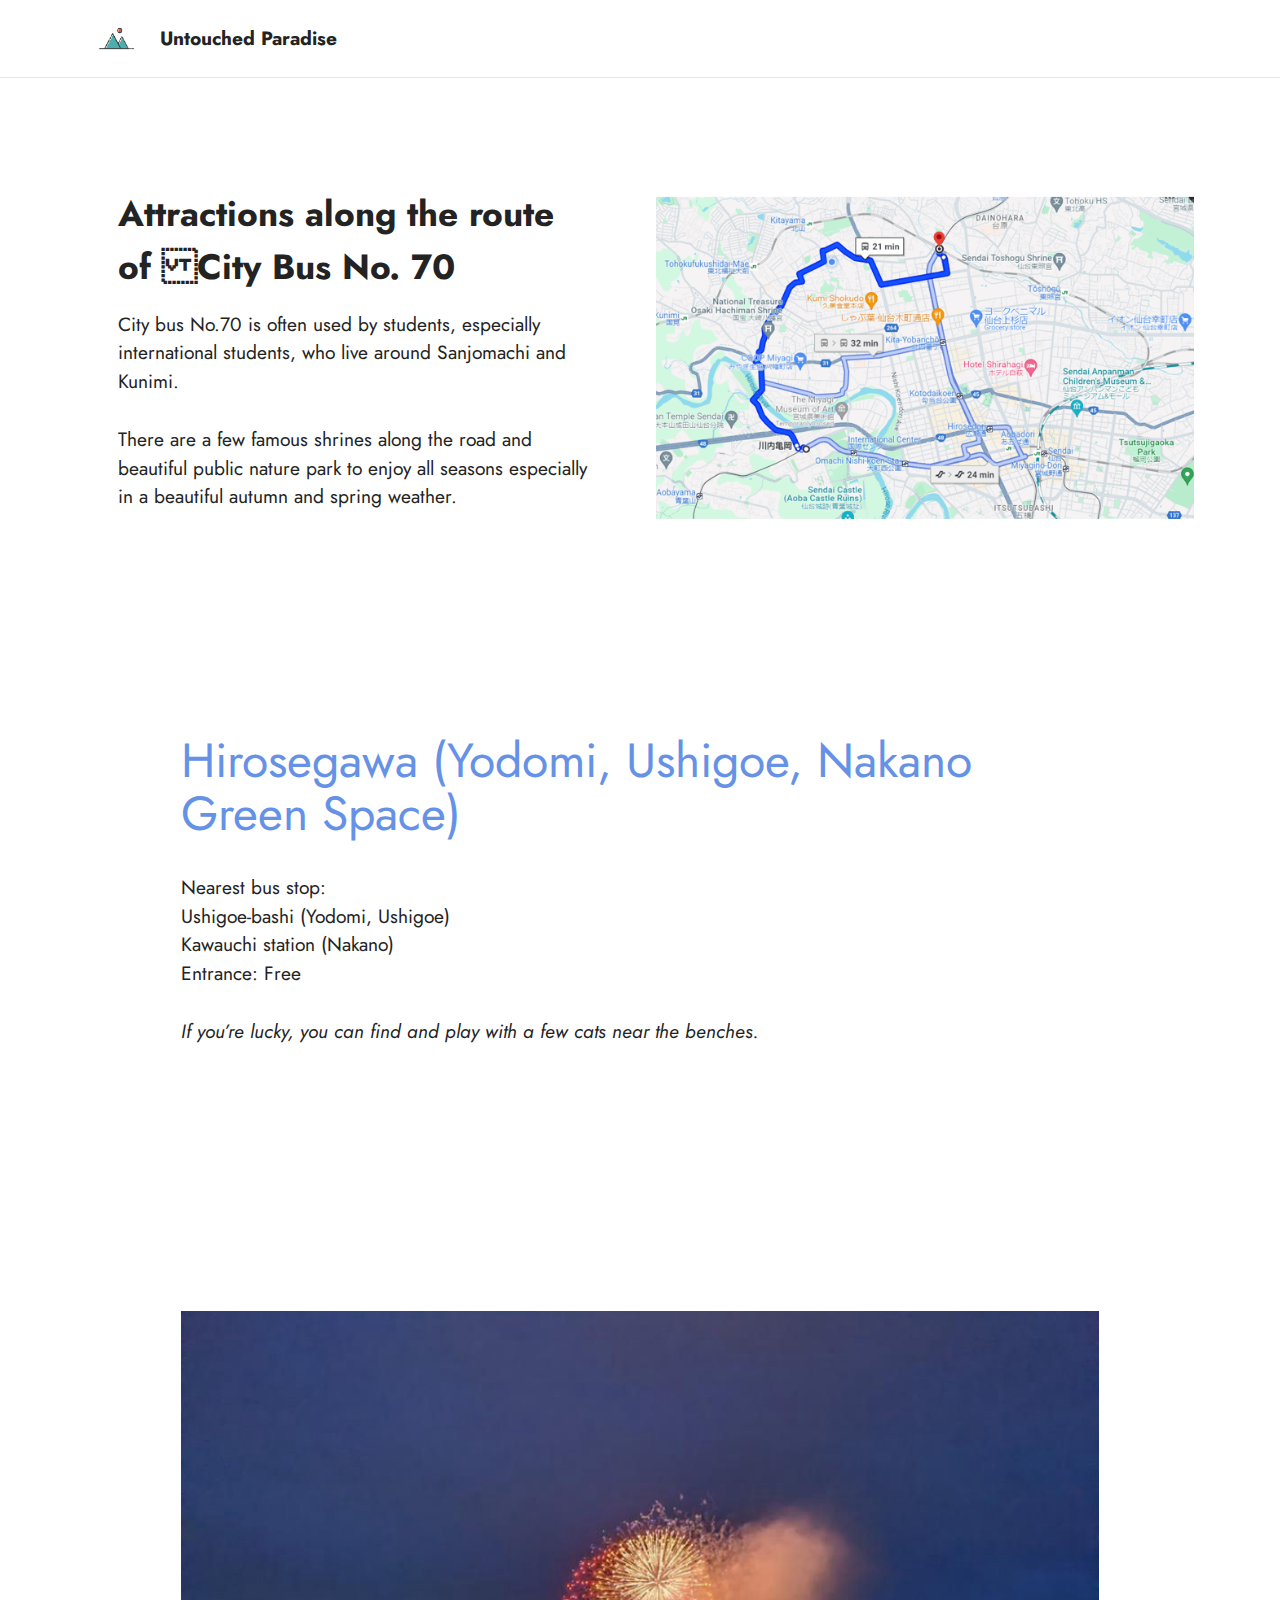
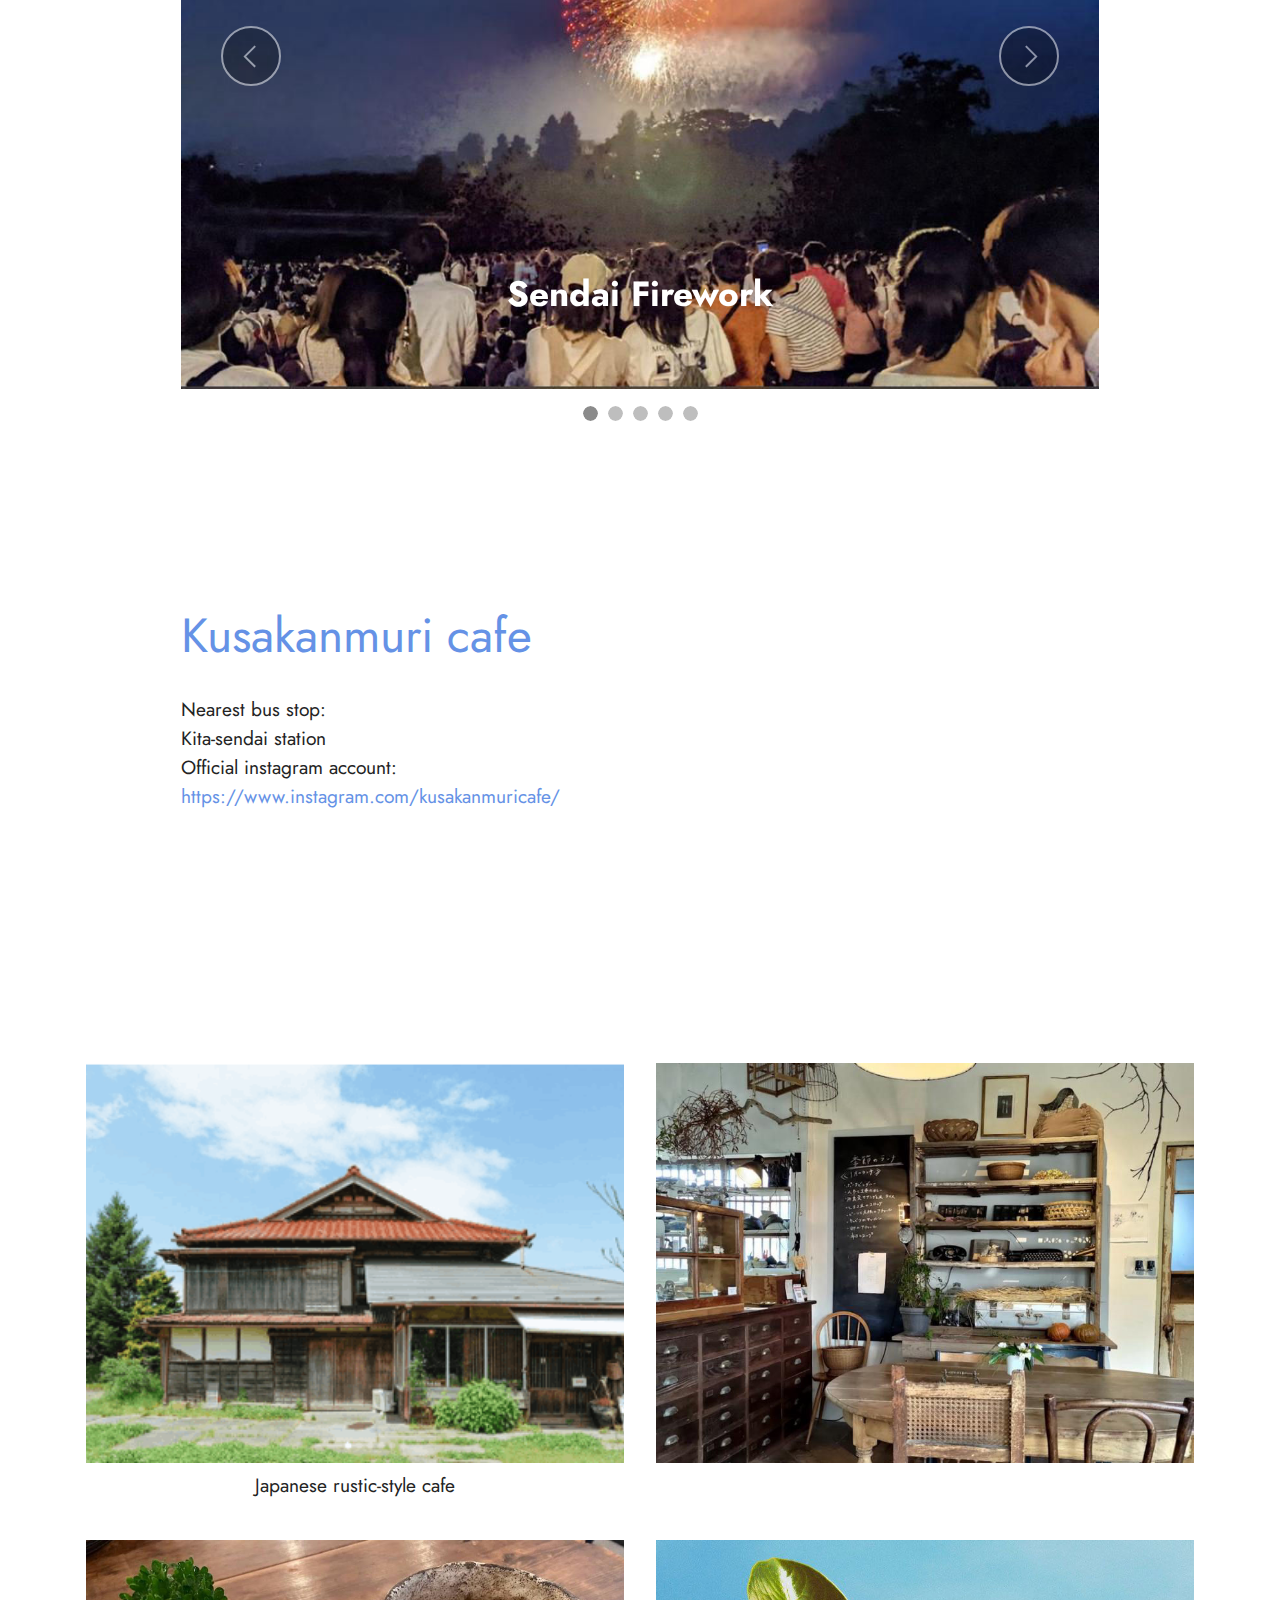
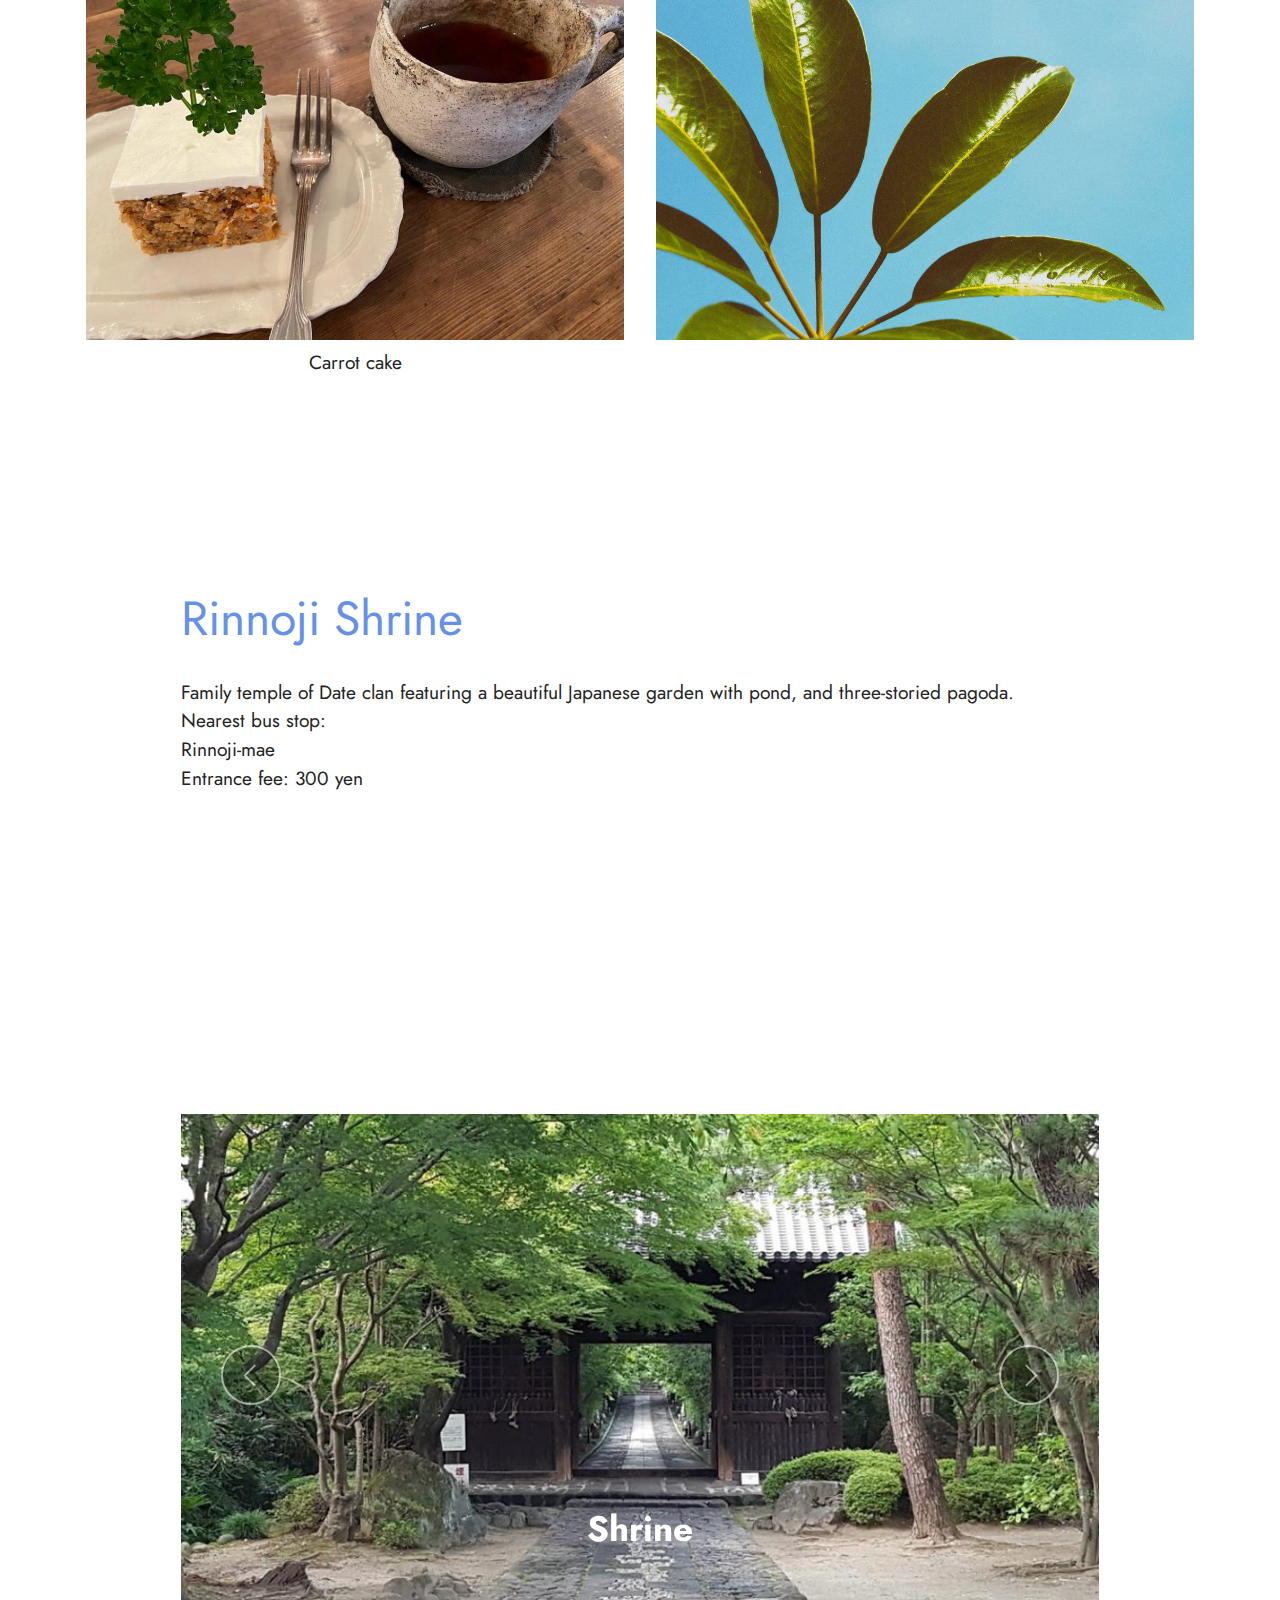
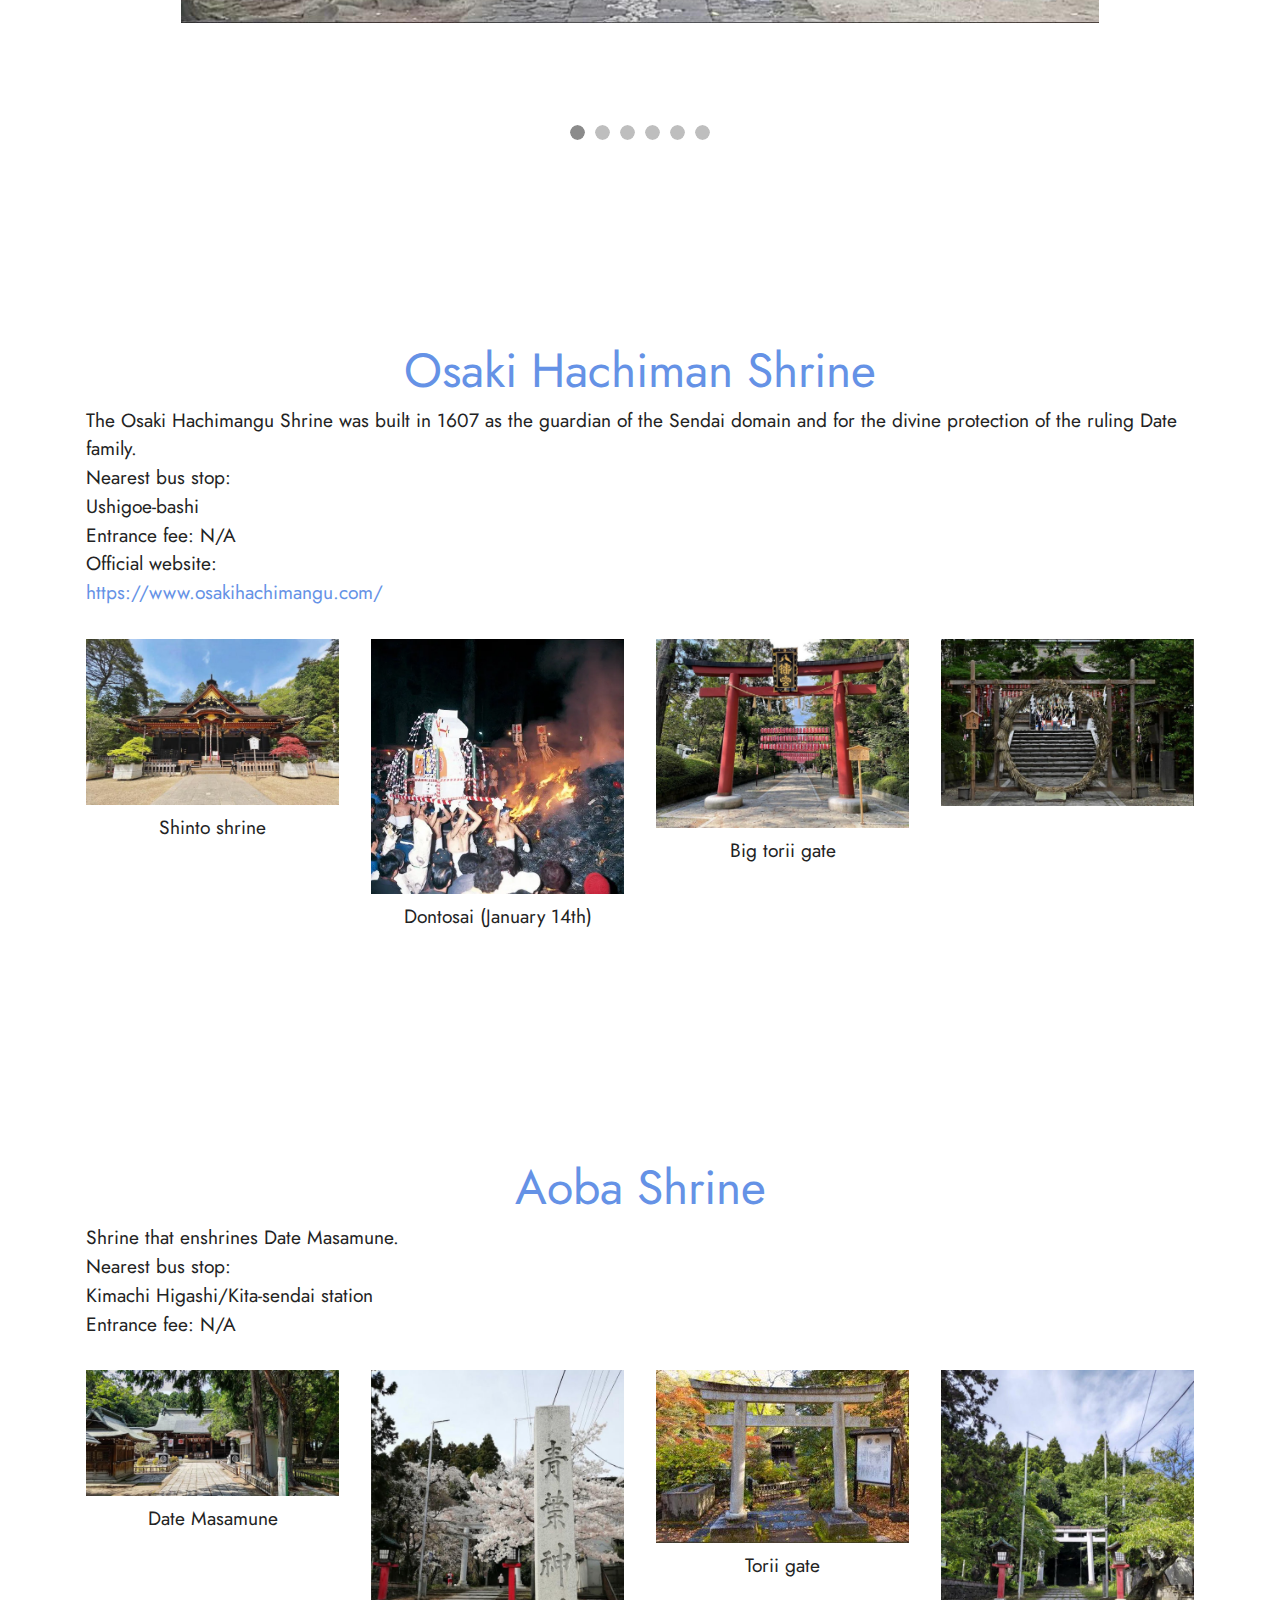
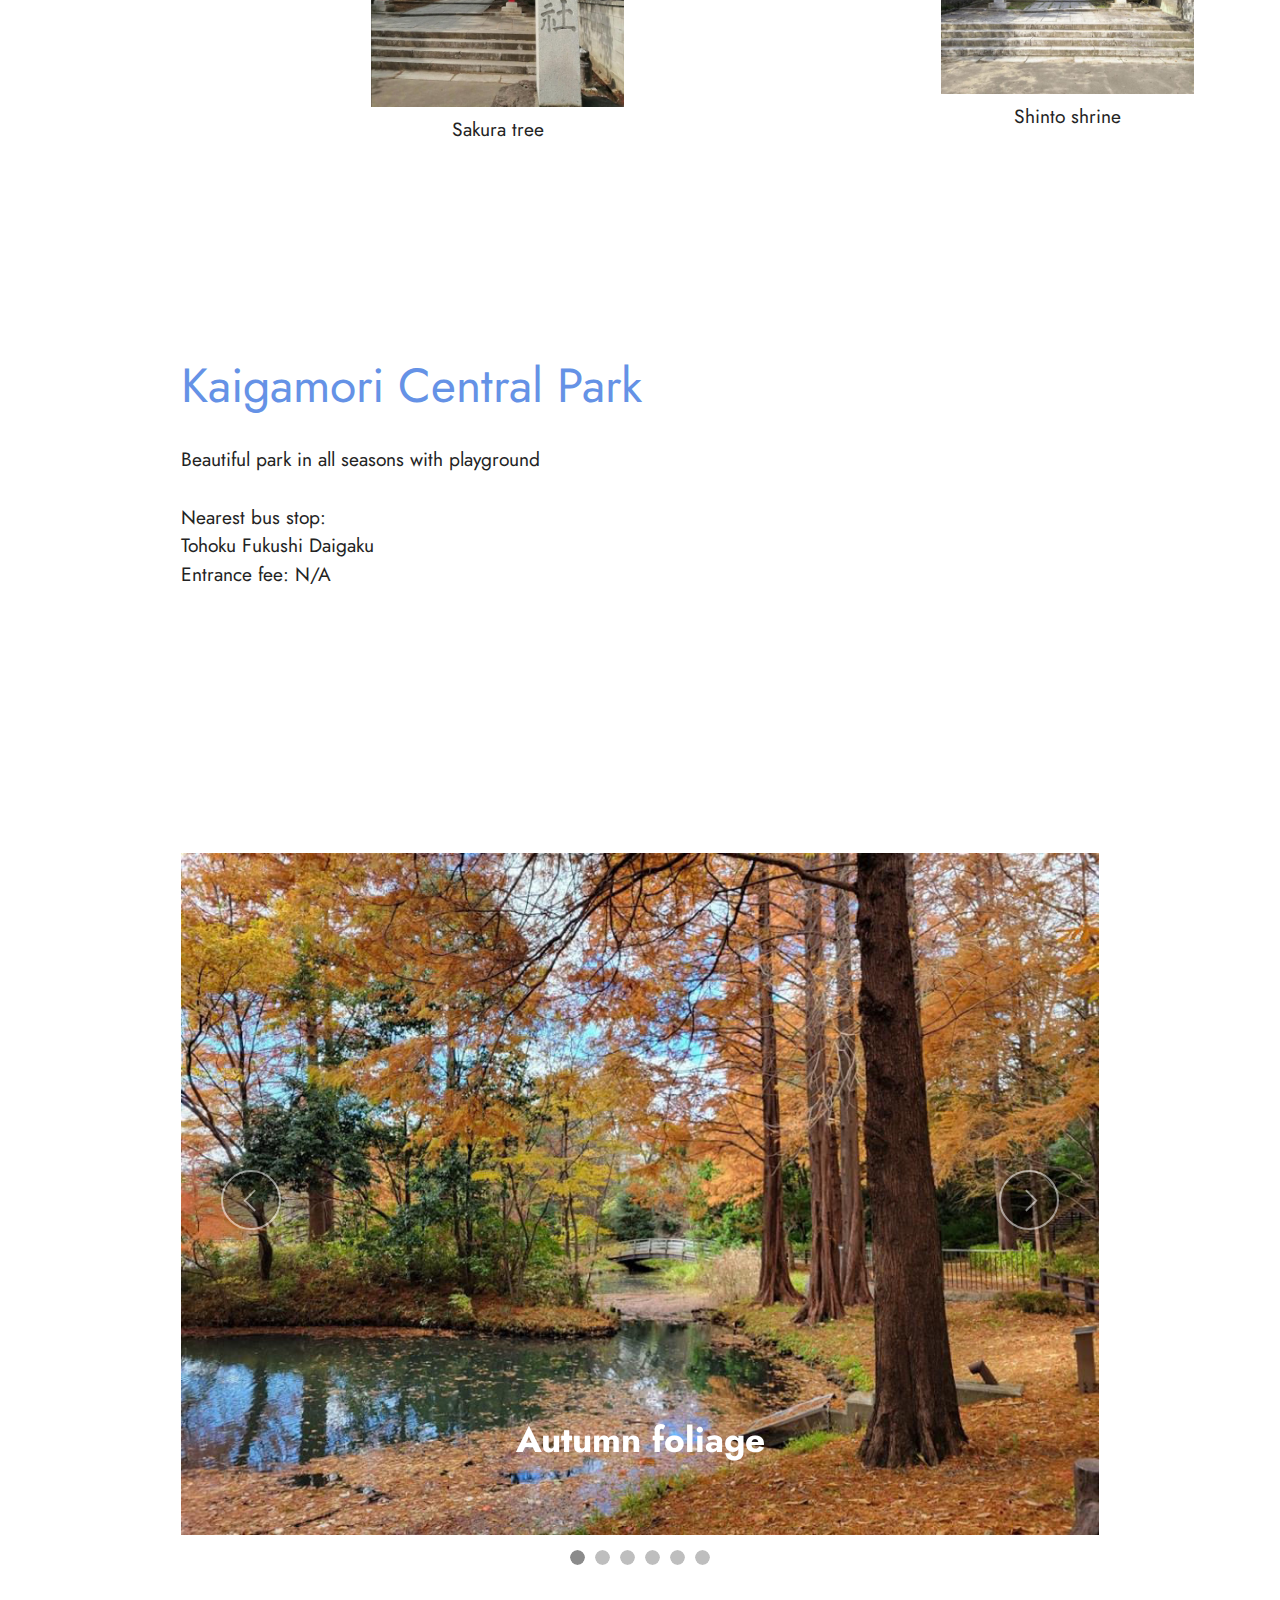
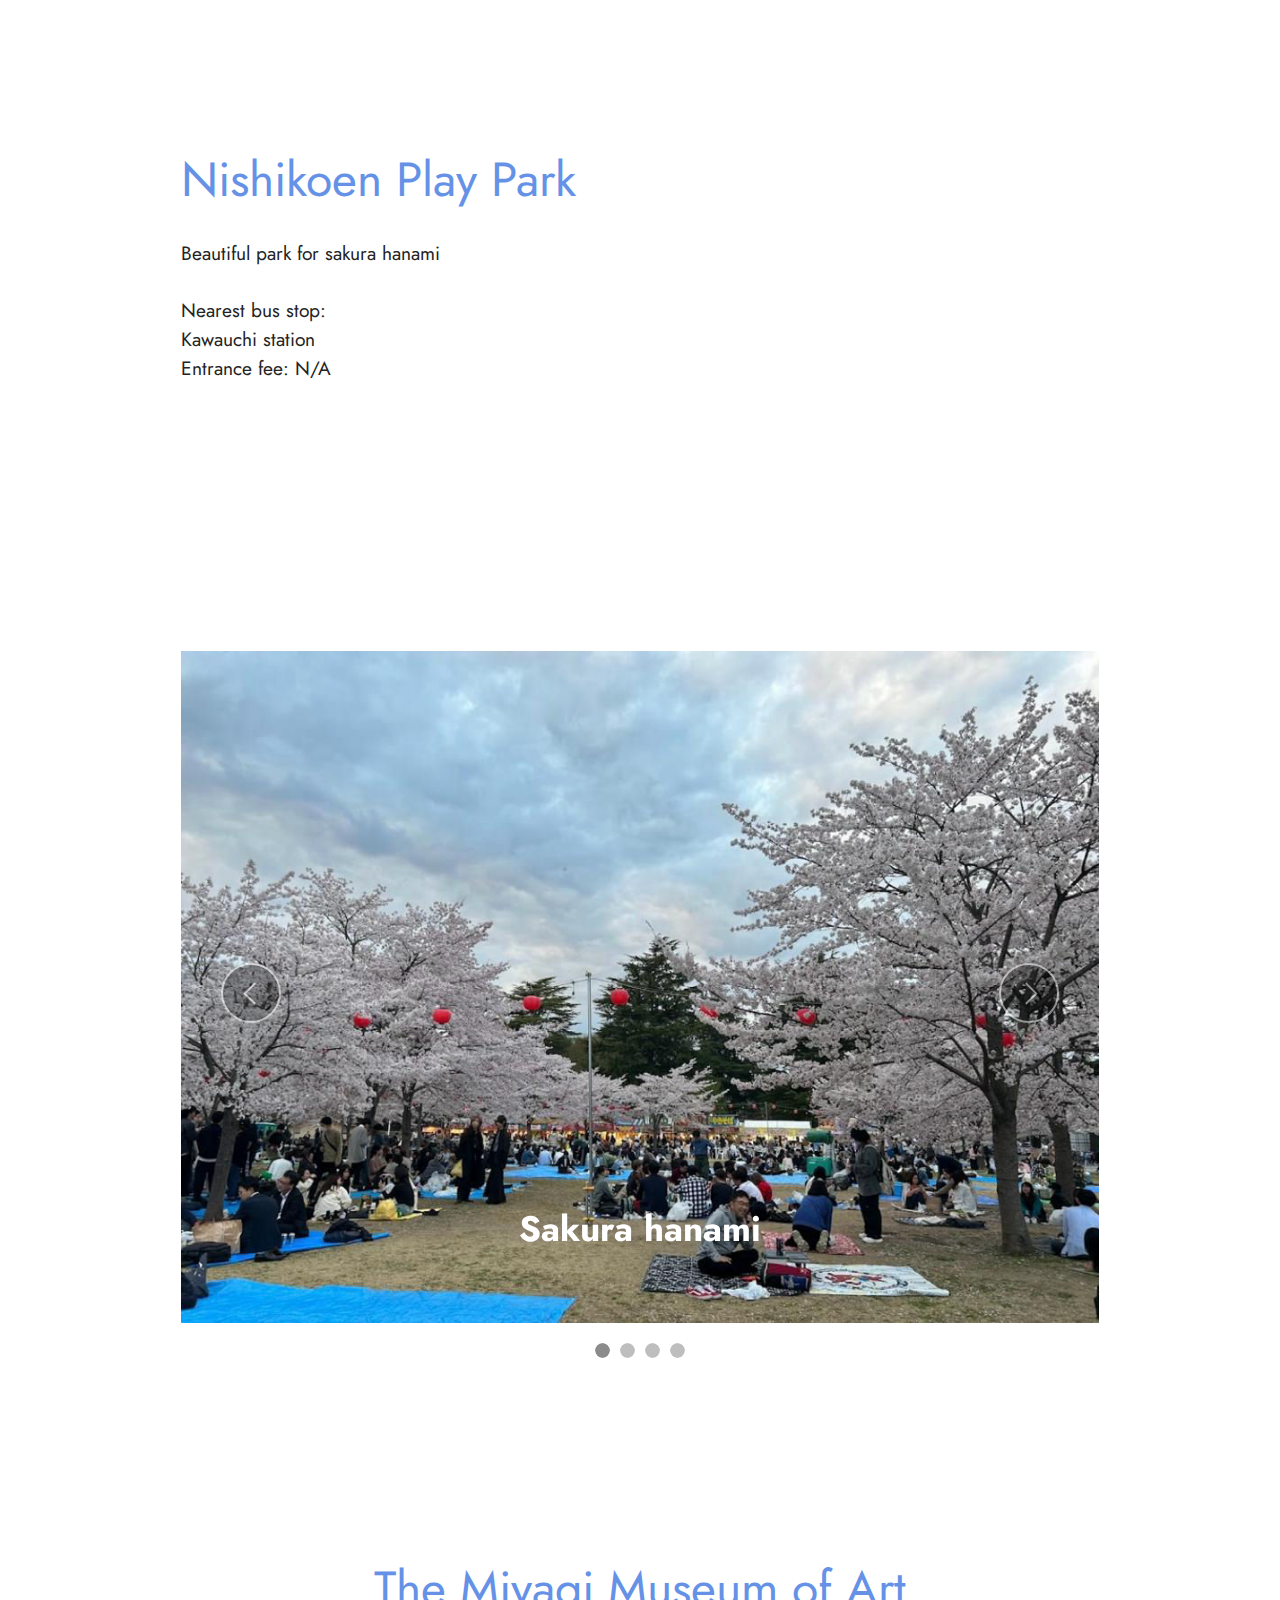
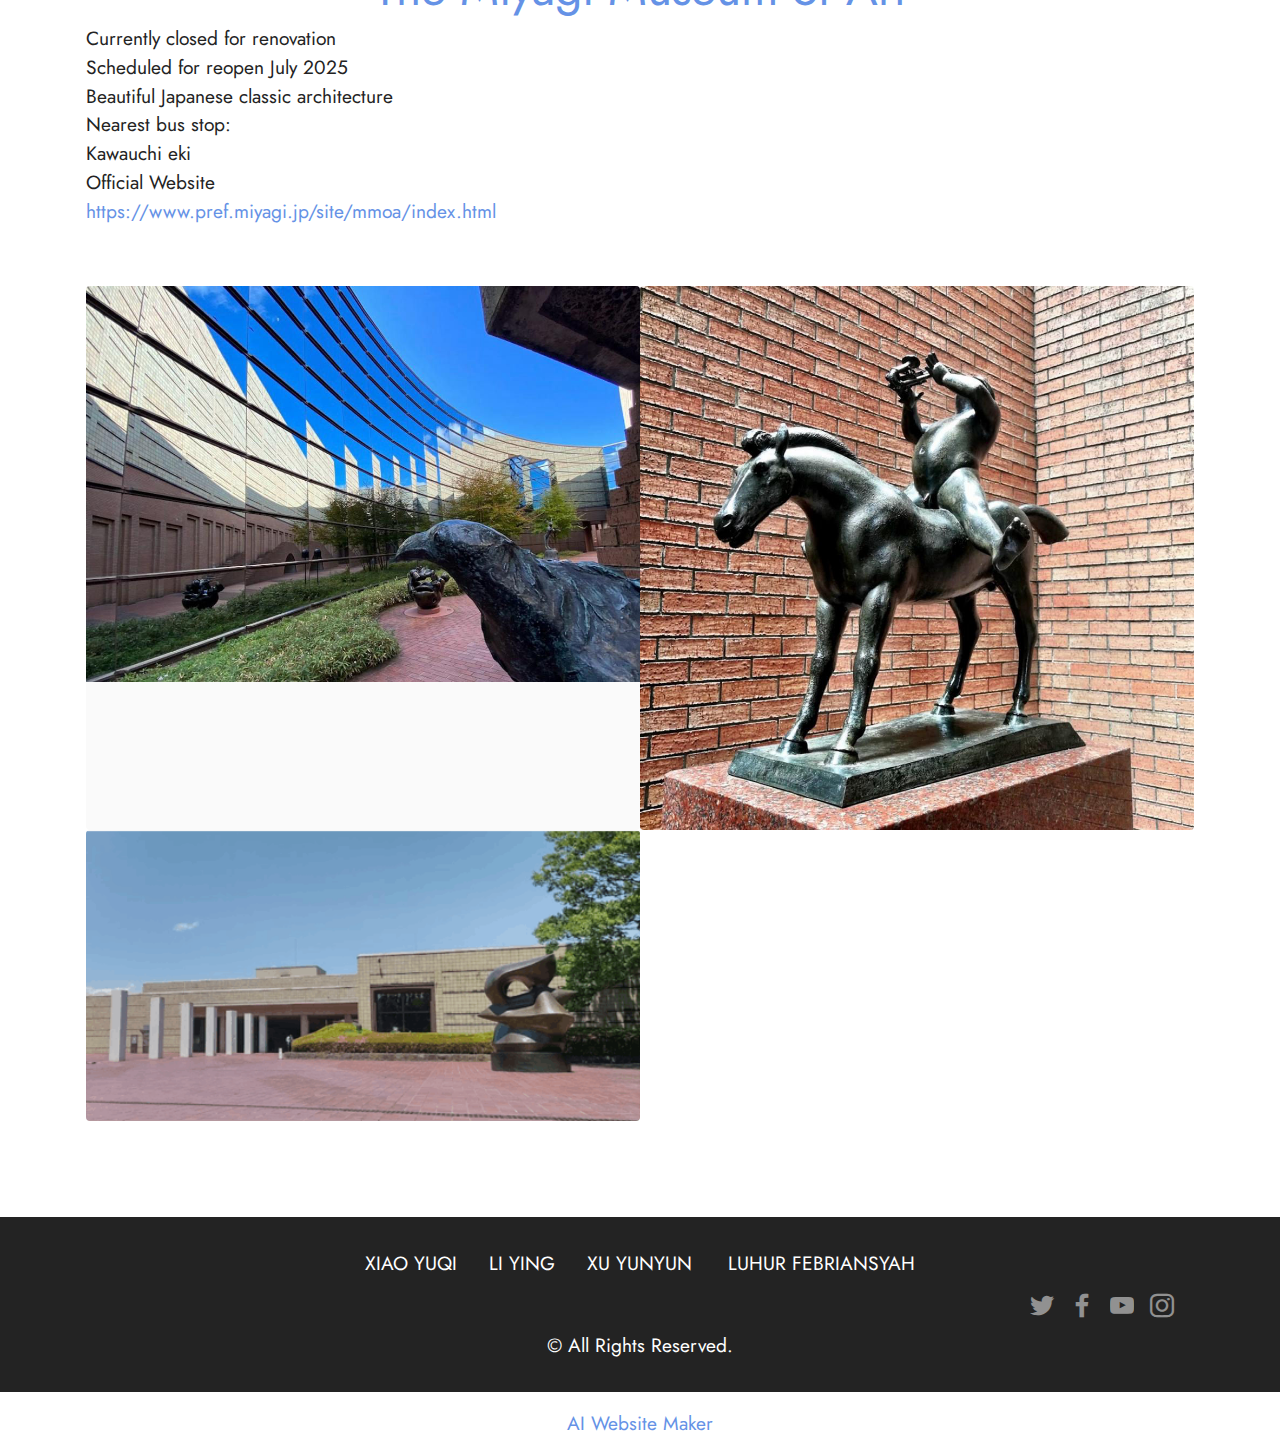
<file: 70.html>
<!DOCTYPE html>
<html  >
<head>
  <!-- Site made with Mobirise Website Builder v5.6.5, https://mobirise.com -->
  <meta charset="UTF-8">
  <meta http-equiv="X-UA-Compatible" content="IE=edge">
  <meta name="generator" content="Mobirise v5.6.5, mobirise.com">
  <meta name="twitter:card" content="summary_large_image"/>
  <meta name="twitter:image:src" content="">
  <meta property="og:image" content="">
  <meta name="twitter:title" content="70">
  <meta name="viewport" content="width=device-width, initial-scale=1, minimum-scale=1">
  <link rel="shortcut icon" href="assets/images/mbr-181x181.png" type="image/x-icon">
  <meta name="description" content="">
  
  
  <title>70</title>
  <link rel="stylesheet" href="assets/web/assets/mobirise-icons2/mobirise2.css">
  <link rel="stylesheet" href="assets/bootstrap/css/bootstrap.min.css">
  <link rel="stylesheet" href="assets/bootstrap/css/bootstrap-grid.min.css">
  <link rel="stylesheet" href="assets/bootstrap/css/bootstrap-reboot.min.css">
  <link rel="stylesheet" href="assets/dropdown/css/style.css">
  <link rel="stylesheet" href="assets/socicon/css/styles.css">
  <link rel="stylesheet" href="assets/theme/css/style.css">
  <link rel="preload" href="https://fonts.googleapis.com/css?family=Jost:100,200,300,400,500,600,700,800,900,100i,200i,300i,400i,500i,600i,700i,800i,900i&display=swap" as="style" onload="this.onload=null;this.rel='stylesheet'">
  <noscript><link rel="stylesheet" href="https://fonts.googleapis.com/css?family=Jost:100,200,300,400,500,600,700,800,900,100i,200i,300i,400i,500i,600i,700i,800i,900i&display=swap"></noscript>
  <link rel="preload" as="style" href="assets/mobirise/css/mbr-additional.css"><link rel="stylesheet" href="assets/mobirise/css/mbr-additional.css" type="text/css">
  
  
  
  
</head>
<body>
  
  <section data-bs-version="5.1" class="menu cid-s48OLK6784" once="menu" id="menu1-1i">
    
    <nav class="navbar navbar-dropdown navbar-fixed-top navbar-expand-lg">
        <div class="container">
            <div class="navbar-brand">
                <span class="navbar-logo">
                    
                        <a href="#top"><img src="assets/images/mbr-181x181.png" alt="" style="height: 3.8rem;"></a>
                    
                </span>
                <span class="navbar-caption-wrap"><a class="navbar-caption text-black text-primary display-7" href="#top">Untouched Paradise</a></span>
            </div>
            <button class="navbar-toggler" type="button" data-toggle="collapse" data-bs-toggle="collapse" data-target="#navbarSupportedContent" data-bs-target="#navbarSupportedContent" aria-controls="navbarNavAltMarkup" aria-expanded="false" aria-label="Toggle navigation">
                <div class="hamburger">
                    <span></span>
                    <span></span>
                    <span></span>
                    <span></span>
                </div>
            </button>
            <div class="collapse navbar-collapse" id="navbarSupportedContent">
                <ul class="navbar-nav nav-dropdown nav-right" data-app-modern-menu="true"><li class="nav-item"><a class="nav-link link text-black text-primary display-4" href="#top">TOP</a></li>
                    <li class="nav-item"><a class="nav-link link text-black text-primary display-4" href="index.html#image2-p">STORY</a></li><li class="nav-item"><a class="nav-link link text-black text-primary display-4" href="index.html#content7-w">MISSION</a></li><li class="nav-item"><a class="nav-link link text-black text-primary display-4" href="index.html#map1-k">MAP</a></li></ul>
                
                
            </div>
        </div>
    </nav>

</section>

<section data-bs-version="5.1" class="image2 cid-u1q66vKvK4" id="image2-26">
    

    

    <div class="container">
        <div class="row align-items-center">
            <div class="col-12 col-lg-6">
                <div class="image-wrapper">
                    <img src="assets/images/70-slide-1-660x397.png" alt="Mobirise Website Builder">
                    
                </div>
            </div>
            <div class="col-12 col-lg">
                <div class="text-wrapper">
                    <h3 class="mbr-section-title mbr-fonts-style mb-3 display-5"><strong>Attractions along the route of City Bus No. 70</strong></h3>
                    <p class="mbr-text mbr-fonts-style display-7">City bus No.70 is often used by students, especially international students, who live around Sanjomachi and Kunimi.<br> 
<br>There are a few famous shrines along the road and beautiful public nature park to enjoy all seasons especially in a beautiful autumn and spring weather.&nbsp;<br></p>
                </div>
            </div>
        </div>
    </div>
</section>

<section data-bs-version="5.1" class="content5 cid-u1pTX8iPA7" id="content5-1l">
    
    <div class="container">
        <div class="row justify-content-center">
            <div class="col-md-12 col-lg-10">
                <h3 class="mbr-section-title mbr-fonts-style mb-4 display-2"><strong><a href="https://maps.app.goo.gl/EJQ4LBUFQAkk47LZ8?g_st=ic " class="text-primary">Hirosegawa (Yodomi, Ushigoe, Nakano Green Space)</a></strong></h3>
                
                <p class="mbr-text mbr-fonts-style display-7">Nearest bus stop:
<br>Ushigoe-bashi (Yodomi, Ushigoe)
<br>Kawauchi station (Nakano)<br>Entrance: Free<br><br><em>
If you’re lucky, you can find and play with a few cats near the benches.</em><br>
<br></p>
            </div>
        </div>
    </div>
</section>

<section data-bs-version="5.1" class="slider2 cid-u1pV76jgxm" id="slider2-1o">
    

    
    <div class="container">
        <div class="row justify-content-center">
            <div class="col-12 col-md-10">
                <div class="carousel slide carousel-fade" id="u1qeIOlt4B" data-interval="5000" data-bs-interval="5000">
                    
                    <ol class="carousel-indicators">
                        <li data-slide-to="0" data-bs-slide-to="0" class="active" data-target="#u1qeIOlt4B" data-bs-target="#u1qeIOlt4B"></li>
                        <li data-slide-to="1" data-bs-slide-to="1" data-target="#u1qeIOlt4B" data-bs-target="#u1qeIOlt4B"></li>
                        <li data-slide-to="2" data-bs-slide-to="2" data-target="#u1qeIOlt4B" data-bs-target="#u1qeIOlt4B"></li><li data-slide-to="3" data-bs-slide-to="3" data-target="#u1qeIOlt4B" data-bs-target="#u1qeIOlt4B"></li><li data-slide-to="4" data-bs-slide-to="4" data-target="#u1qeIOlt4B" data-bs-target="#u1qeIOlt4B"></li>
                    </ol>
                    <div class="carousel-inner">
                        <div class="carousel-item slider-image item active">
                            <div class="item-wrapper">
                                <img class="d-block w-100" src="assets/images/70-slide-2-1-1024x756.jpg" alt="Mobirise Website Builder" data-slide-to="0" data-bs-slide-to="0">
                                <div class="carousel-caption d-none d-md-block">
                                    <h5 class="mbr-section-subtitle mbr-fonts-style display-5"><strong>Sendai Firework</strong></h5>
                                    
                                </div>
                            </div>
                        </div>
                        <div class="carousel-item slider-image item">
                            <div class="item-wrapper">
                                <img class="d-block w-100" src="assets/images/70-slide-2-2-1024x759.jpg" alt="Mobirise Website Builder" data-slide-to="1" data-bs-slide-to="1">
                                <div class="carousel-caption d-none d-md-block">
                                    <h5 class="mbr-section-subtitle mbr-fonts-style display-5"><strong>Catch ball</strong></h5>
                                    
                                </div>
                            </div>
                        </div>
                        <div class="carousel-item slider-image item">
                            <div class="item-wrapper">
                                <img class="d-block w-100" src="assets/images/70-slide-2-3-1024x624.jpg" alt="Mobirise Website Builder" data-slide-to="2" data-bs-slide-to="2">
                                <div class="carousel-caption d-none d-md-block">
                                    <h5 class="mbr-section-subtitle mbr-fonts-style display-5">
                                        <strong>Picnic/Camping</strong></h5>
                                    
                                </div>
                            </div>
                        </div><div class="carousel-item slider-image item">
                            <div class="item-wrapper">
                                <img class="d-block w-100" src="assets/images/70-slide-2-4-1024x761.jpg" alt="Mobirise Website Builder" data-slide-to="3" data-bs-slide-to="3">
                                <div class="carousel-caption d-none d-md-block">
                                    <h5 class="mbr-section-subtitle mbr-fonts-style display-5">
                                        <strong>Barbeque</strong></h5>
                                    
                                </div>
                            </div>
                        </div><div class="carousel-item slider-image item">
                            <div class="item-wrapper">
                                <img class="d-block w-100" src="assets/images/70-slide-2-5-1024x570.jpg" alt="Mobirise Website Builder" data-slide-to="4" data-bs-slide-to="4">
                                <div class="carousel-caption d-none d-md-block">
                                    <h5 class="mbr-section-subtitle mbr-fonts-style display-5"><strong>Jogging/running/walking dog</strong></h5>
                                    
                                </div>
                            </div>
                        </div>
                    </div>
                    <a class="carousel-control carousel-control-prev" role="button" data-slide="prev" data-bs-slide="prev" href="#u1qeIOlt4B">
                        <span class="mobi-mbri mobi-mbri-arrow-prev" aria-hidden="true"></span>
                        <span class="sr-only visually-hidden">Previous</span>
                    </a>
                    <a class="carousel-control carousel-control-next" role="button" data-slide="next" data-bs-slide="next" href="#u1qeIOlt4B">
                        <span class="mobi-mbri mobi-mbri-arrow-next" aria-hidden="true"></span>
                        <span class="sr-only visually-hidden">Next</span>
                    </a>
                </div>
            </div>
        </div>
    </div>
</section>

<section data-bs-version="5.1" class="content5 cid-u1pVPpoI1q" id="content5-1p">
    
    <div class="container">
        <div class="row justify-content-center">
            <div class="col-md-12 col-lg-10">
                <h3 class="mbr-section-title mbr-fonts-style mb-4 display-2"><strong><a href="https://maps.app.goo.gl/tpzaAHGmHBGB2vd4A?g_st=iw " class="text-primary">Kusakanmuri cafe</a></strong></h3>
                
                <p class="mbr-text mbr-fonts-style display-7">Nearest bus stop:
<br>Kita-sendai station<br>Official instagram account:
<br><a href="https://www.instagram.com/kusakanmuricafe/ " class="text-primary">https://www.instagram.com/kusakanmuricafe/</a> 
<br><br></p>
            </div>
        </div>
    </div>
</section>

<section data-bs-version="5.1" class="gallery4 mbr-gallery cid-u1pX1XlwgJ" id="gallery4-1u">
    

    

    <div class="container">
        
        <div class="row mbr-gallery mt-4">
            <div class="col-12 col-md-6 col-lg-6 item gallery-image">
                <div class="item-wrapper" data-toggle="modal" data-bs-toggle="modal" data-target="#u1qeIP5iPE-modal" data-bs-target="#u1qeIP5iPE-modal">
                    <img class="w-100" src="assets/images/70-slide-3-1-369x264.png" alt="Mobirise Website Builder" data-slide-to="0" data-bs-slide-to="0" data-target="#lb-u1qeIP5iPE" data-bs-target="#lb-u1qeIP5iPE">
                    <div class="icon-wrapper">
                        <span class="mobi-mbri mobi-mbri-search mbr-iconfont mbr-iconfont-btn"></span>
                    </div>
                </div>
                <h6 class="mbr-item-subtitle mbr-fonts-style align-center mb-2 mt-2 display-7">Japanese rustic-style cafe</h6>
            </div>
            <div class="col-12 col-md-6 col-lg-6 item gallery-image">
                <div class="item-wrapper" data-toggle="modal" data-bs-toggle="modal" data-target="#u1qeIP5iPE-modal" data-bs-target="#u1qeIP5iPE-modal">
                    <img class="w-100" src="assets/images/70-slide-3-2-831x1024.jpg" alt="Mobirise Website Builder" data-slide-to="1" data-bs-slide-to="1" data-target="#lb-u1qeIP5iPE" data-bs-target="#lb-u1qeIP5iPE">
                    <div class="icon-wrapper">
                        <span class="mobi-mbri mobi-mbri-search mbr-iconfont mbr-iconfont-btn"></span>
                    </div>
                </div>
                <h6 class="mbr-item-subtitle mbr-fonts-style align-center mb-2 mt-2 display-7"></h6>
            </div>
            <div class="col-12 col-md-6 col-lg-6 item gallery-image">
                <div class="item-wrapper" data-toggle="modal" data-bs-toggle="modal" data-target="#u1qeIP5iPE-modal" data-bs-target="#u1qeIP5iPE-modal">
                    <img class="w-100" src="assets/images/70-slide-3-3-1024x755.jpg" alt="Mobirise Website Builder" data-slide-to="2" data-bs-slide-to="2" data-target="#lb-u1qeIP5iPE" data-bs-target="#lb-u1qeIP5iPE">
                    <div class="icon-wrapper">
                        <span class="mobi-mbri mobi-mbri-search mbr-iconfont mbr-iconfont-btn"></span>
                    </div>
                </div>
                <h6 class="mbr-item-subtitle mbr-fonts-style align-center mb-2 mt-2 display-7">Carrot cake</h6>
            </div>
            <div class="col-12 col-md-6 col-lg-6 item gallery-image">
                <div class="item-wrapper" data-toggle="modal" data-bs-toggle="modal" data-target="#u1qeIP5iPE-modal" data-bs-target="#u1qeIP5iPE-modal">
                    <img class="w-100" src="assets/images/features4.jpg" alt="Mobirise Website Builder" data-slide-to="3" data-bs-slide-to="3" data-target="#lb-u1qeIP5iPE" data-bs-target="#lb-u1qeIP5iPE">
                    <div class="icon-wrapper">
                        <span class="mobi-mbri mobi-mbri-search mbr-iconfont mbr-iconfont-btn"></span>
                    </div>
                </div>
                <h6 class="mbr-item-subtitle mbr-fonts-style align-center mb-2 mt-2 display-7"></h6>
            </div>
        </div>

        <div class="modal mbr-slider" tabindex="-1" role="dialog" aria-hidden="true" id="u1qeIP5iPE-modal">
            <div class="modal-dialog" role="document">
                <div class="modal-content">
                    <div class="modal-body">
                        <div class="carousel slide carousel-fade" id="lb-u1qeIP5iPE" data-interval="5000" data-bs-interval="5000">
                            <div class="carousel-inner">
                                <div class="carousel-item active">
                                    <img class="d-block w-100" src="assets/images/70-slide-3-1-369x264.png" alt="Mobirise Website Builder">
                                </div>
                                <div class="carousel-item">
                                    <img class="d-block w-100" src="assets/images/70-slide-3-2-831x1024.jpg" alt="Mobirise Website Builder">
                                </div>
                                <div class="carousel-item">
                                    <img class="d-block w-100" src="assets/images/70-slide-3-3-1024x755.jpg" alt="Mobirise Website Builder">
                                </div>
                                <div class="carousel-item">
                                    <img class="d-block w-100" src="assets/images/features4.jpg" alt="Mobirise Website Builder">
                                </div>
                            </div>
                            <ol class="carousel-indicators">
                                <li data-slide-to="0" data-bs-slide-to="0" class="active" data-target="#lb-u1qeIP5iPE" data-bs-target="#lb-u1qeIP5iPE"></li>
                                <li data-slide-to="1" data-bs-slide-to="1" data-target="#lb-u1qeIP5iPE" data-bs-target="#lb-u1qeIP5iPE"></li>
                                <li data-slide-to="2" data-bs-slide-to="2" data-target="#lb-u1qeIP5iPE" data-bs-target="#lb-u1qeIP5iPE"></li>
                                <li data-slide-to="3" data-bs-slide-to="3" data-target="#lb-u1qeIP5iPE" data-bs-target="#lb-u1qeIP5iPE"></li>
                            </ol>
                            <a role="button" href="" class="close" data-dismiss="modal" data-bs-dismiss="modal" aria-label="Close">
                            </a>
                            <a class="carousel-control-prev carousel-control" role="button" data-slide="prev" data-bs-slide="prev" href="#lb-u1qeIP5iPE">
                                <span class="mobi-mbri mobi-mbri-arrow-prev" aria-hidden="true"></span>
                                <span class="sr-only visually-hidden">Previous</span>
                            </a>
                            <a class="carousel-control-next carousel-control" role="button" data-slide="next" data-bs-slide="next" href="#lb-u1qeIP5iPE">
                                <span class="mobi-mbri mobi-mbri-arrow-next" aria-hidden="true"></span>
                                <span class="sr-only visually-hidden">Next</span>
                            </a>
                        </div>
                    </div>
                </div>
            </div>
        </div>
    </div>
</section>

<section data-bs-version="5.1" class="content5 cid-u1pXyxbqsh" id="content5-1v">
    
    <div class="container">
        <div class="row justify-content-center">
            <div class="col-md-12 col-lg-10">
                <h3 class="mbr-section-title mbr-fonts-style mb-4 display-2"><strong><a href="https://maps.app.goo.gl/8J1mDXraQKYKxerj9?g_st=ic Entrance fee: 300 yen" class="text-primary">Rinnoji Shrine</a></strong></h3>
                
                <p class="mbr-text mbr-fonts-style display-7">Family temple of Date clan featuring a beautiful Japanese garden with pond, and three-storied pagoda.<br>Nearest bus stop:
<br>Rinnoji-mae<br>Entrance fee: 300 yen<br></p>
            </div>
        </div>
    </div>
</section>

<section data-bs-version="5.1" class="slider2 cid-u1pXTFiz9e" id="slider2-1w">
    

    
    <div class="container">
        <div class="row justify-content-center">
            <div class="col-12 col-md-10">
                <div class="carousel slide carousel-fade" id="u1qeIPQgFO" data-interval="5000" data-bs-interval="5000">
                    
                    <ol class="carousel-indicators">
                        <li data-slide-to="0" data-bs-slide-to="0" class="active" data-target="#u1qeIPQgFO" data-bs-target="#u1qeIPQgFO"></li>
                        <li data-slide-to="1" data-bs-slide-to="1" data-target="#u1qeIPQgFO" data-bs-target="#u1qeIPQgFO"></li>
                        <li data-slide-to="2" data-bs-slide-to="2" data-target="#u1qeIPQgFO" data-bs-target="#u1qeIPQgFO"></li><li data-slide-to="3" data-bs-slide-to="3" data-target="#u1qeIPQgFO" data-bs-target="#u1qeIPQgFO"></li><li data-slide-to="4" data-bs-slide-to="4" data-target="#u1qeIPQgFO" data-bs-target="#u1qeIPQgFO"></li><li data-slide-to="5" data-bs-slide-to="5" data-target="#u1qeIPQgFO" data-bs-target="#u1qeIPQgFO"></li>
                    </ol>
                    <div class="carousel-inner">
                        <div class="carousel-item slider-image item active">
                            <div class="item-wrapper">
                                <img class="d-block w-100" src="assets/images/70-slide-4-1-1024x568.jpg" alt="Mobirise Website Builder" data-slide-to="0" data-bs-slide-to="0">
                                <div class="carousel-caption d-none d-md-block">
                                    <h5 class="mbr-section-subtitle mbr-fonts-style display-5">
                                        <strong>Shrine</strong></h5>
                                    
                                </div>
                            </div>
                        </div>
                        <div class="carousel-item slider-image item">
                            <div class="item-wrapper">
                                <img class="d-block w-100" src="assets/images/70-slide-4-2-1024x563.jpg" alt="Mobirise Website Builder" data-slide-to="1" data-bs-slide-to="1">
                                <div class="carousel-caption d-none d-md-block">
                                    <h5 class="mbr-section-subtitle mbr-fonts-style display-5"><strong>Hydrangea (summer)</strong></h5>
                                    
                                </div>
                            </div>
                        </div>
                        <div class="carousel-item slider-image item">
                            <div class="item-wrapper">
                                <img class="d-block w-100" src="assets/images/70-slide-4-3-1024x771.jpg" alt="Mobirise Website Builder" data-slide-to="2" data-bs-slide-to="2">
                                <div class="carousel-caption d-none d-md-block">
                                    <h5 class="mbr-section-subtitle mbr-fonts-style display-5"><strong>Zen garden</strong></h5>
                                    
                                </div>
                            </div>
                        </div><div class="carousel-item slider-image item">
                            <div class="item-wrapper">
                                <img class="d-block w-100" src="assets/images/70-slide-4-4-796x1024.jpg" alt="Mobirise Website Builder" data-slide-to="3" data-bs-slide-to="3">
                                <div class="carousel-caption d-none d-md-block">
                                    <h5 class="mbr-section-subtitle mbr-fonts-style display-5"><strong>Beautiful garden in all seasons</strong></h5>
                                    
                                </div>
                            </div>
                        </div><div class="carousel-item slider-image item">
                            <div class="item-wrapper">
                                <img class="d-block w-100" src="assets/images/70-slide-4-5-796x589.jpg" alt="Mobirise Website Builder" data-slide-to="4" data-bs-slide-to="4">
                                <div class="carousel-caption d-none d-md-block">
                                    <h5 class="mbr-section-subtitle mbr-fonts-style display-5">
                                        <strong>Donkey</strong></h5>
                                    
                                </div>
                            </div>
                        </div><div class="carousel-item slider-image item">
                            <div class="item-wrapper">
                                <img class="d-block w-100" src="assets/images/70-slide-4-6-796x595.jpg" alt="Mobirise Website Builder" data-slide-to="5" data-bs-slide-to="5">
                                <div class="carousel-caption d-none d-md-block">
                                    <h5 class="mbr-section-subtitle mbr-fonts-style display-5"><strong>Beautiful garden in all seasons</strong></h5>
                                    
                                </div>
                            </div>
                        </div>
                    </div>
                    <a class="carousel-control carousel-control-prev" role="button" data-slide="prev" data-bs-slide="prev" href="#u1qeIPQgFO">
                        <span class="mobi-mbri mobi-mbri-arrow-prev" aria-hidden="true"></span>
                        <span class="sr-only visually-hidden">Previous</span>
                    </a>
                    <a class="carousel-control carousel-control-next" role="button" data-slide="next" data-bs-slide="next" href="#u1qeIPQgFO">
                        <span class="mobi-mbri mobi-mbri-arrow-next" aria-hidden="true"></span>
                        <span class="sr-only visually-hidden">Next</span>
                    </a>
                </div>
            </div>
        </div>
    </div>
</section>

<section data-bs-version="5.1" class="gallery5 mbr-gallery cid-u1pZ6OwsN6" id="gallery5-1y">
    

    

    <div class="container">
        <div class="mbr-section-head">
            <h3 class="mbr-section-title mbr-fonts-style align-center m-0 display-2"><strong><a href="https://maps.app.goo.gl/xGUdZUviwABgMSTP7?g_st=iw " class="text-primary">Osaki Hachiman Shrine</a></strong></h3>
            <h4 class="mbr-section-subtitle mbr-fonts-style align-center mb-0 mt-2 display-7">The Osaki Hachimangu Shrine was built in 1607 as the guardian of the Sendai domain and for the divine protection of the ruling Date family.
<div>
</div><div>Nearest bus stop:
</div><div>Ushigoe-bashi
</div><div>Entrance fee: N/A
</div><div>Official website:
</div><div><a href="https://www.osakihachimangu.com/ " class="text-primary">https://www.osakihachimangu.com/</a>&nbsp;&nbsp;</div></h4>
        </div>
        <div class="row mbr-gallery mt-4">
            <div class="col-12 col-md-6 col-lg-3 item gallery-image">
                <div class="item-wrapper" data-toggle="modal" data-bs-toggle="modal" data-target="#u1qeIQgkf4-modal" data-bs-target="#u1qeIQgkf4-modal">
                    <img class="w-100" src="assets/images/70-slide-5-1-596x391.jpg" alt="Mobirise Website Builder" data-slide-to="0" data-bs-slide-to="0" data-target="#lb-u1qeIQgkf4" data-bs-target="#lb-u1qeIQgkf4">
                    <div class="icon-wrapper">
                        <span class="mobi-mbri mobi-mbri-search mbr-iconfont mbr-iconfont-btn"></span>
                    </div>
                </div>
                <h6 class="mbr-item-subtitle mbr-fonts-style align-center mb-2 mt-2 display-7">Shinto shrine</h6>
            </div>
            <div class="col-12 col-md-6 col-lg-3 item gallery-image">
                <div class="item-wrapper" data-toggle="modal" data-bs-toggle="modal" data-target="#u1qeIQgkf4-modal" data-bs-target="#u1qeIQgkf4-modal">
                    <img class="w-100" src="assets/images/70-slide-5-2.webp" alt="Mobirise Website Builder" data-slide-to="1" data-bs-slide-to="1" data-target="#lb-u1qeIQgkf4" data-bs-target="#lb-u1qeIQgkf4">
                    <div class="icon-wrapper">
                        <span class="mobi-mbri mobi-mbri-search mbr-iconfont mbr-iconfont-btn"></span>
                    </div>
                </div>
                <h6 class="mbr-item-subtitle mbr-fonts-style align-center mb-2 mt-2 display-7">Dontosai (January 14th)</h6>
            </div>
            <div class="col-12 col-md-6 col-lg-3 item gallery-image">
                <div class="item-wrapper" data-toggle="modal" data-bs-toggle="modal" data-target="#u1qeIQgkf4-modal" data-bs-target="#u1qeIQgkf4-modal">
                    <img class="w-100" src="assets/images/70-slide-5-3-596x445.jpg" alt="Mobirise Website Builder" data-slide-to="2" data-bs-slide-to="2" data-target="#lb-u1qeIQgkf4" data-bs-target="#lb-u1qeIQgkf4">
                    <div class="icon-wrapper">
                        <span class="mobi-mbri mobi-mbri-search mbr-iconfont mbr-iconfont-btn"></span>
                    </div>
                </div>
                <h6 class="mbr-item-subtitle mbr-fonts-style align-center mb-2 mt-2 display-7">Big torii gate</h6>
            </div>
            <div class="col-12 col-md-6 col-lg-3 item gallery-image">
                <div class="item-wrapper" data-toggle="modal" data-bs-toggle="modal" data-target="#u1qeIQgkf4-modal" data-bs-target="#u1qeIQgkf4-modal">
                    <img class="w-100" src="assets/images/70-slide-5-4-596x393.jpg" alt="Mobirise Website Builder" data-slide-to="3" data-bs-slide-to="3" data-target="#lb-u1qeIQgkf4" data-bs-target="#lb-u1qeIQgkf4">
                    <div class="icon-wrapper">
                        <span class="mobi-mbri mobi-mbri-search mbr-iconfont mbr-iconfont-btn"></span>
                    </div>
                </div>
                <h6 class="mbr-item-subtitle mbr-fonts-style align-center mb-2 mt-2 display-7"></h6>
            </div>
        </div>

        <div class="modal mbr-slider" tabindex="-1" role="dialog" aria-hidden="true" id="u1qeIQgkf4-modal">
            <div class="modal-dialog" role="document">
                <div class="modal-content">
                    <div class="modal-body">
                        <div class="carousel slide" id="lb-u1qeIQgkf4" data-interval="5000" data-bs-interval="5000">
                            <div class="carousel-inner">
                                <div class="carousel-item active">
                                    <img class="d-block w-100" src="assets/images/70-slide-5-1-596x391.jpg" alt="Mobirise Website Builder">
                                </div>
                                <div class="carousel-item">
                                    <img class="d-block w-100" src="assets/images/70-slide-5-2.webp" alt="Mobirise Website Builder">
                                </div>
                                <div class="carousel-item">
                                    <img class="d-block w-100" src="assets/images/70-slide-5-3-596x445.jpg" alt="Mobirise Website Builder">
                                </div>
                                <div class="carousel-item">
                                    <img class="d-block w-100" src="assets/images/70-slide-5-4-596x393.jpg" alt="Mobirise Website Builder">
                                </div>
                            </div>
                            <ol class="carousel-indicators">
                                <li data-slide-to="0" data-bs-slide-to="0" class="active" data-target="#lb-u1qeIQgkf4" data-bs-target="#lb-u1qeIQgkf4"></li>
                                <li data-slide-to="1" data-bs-slide-to="1" data-target="#lb-u1qeIQgkf4" data-bs-target="#lb-u1qeIQgkf4"></li>
                                <li data-slide-to="2" data-bs-slide-to="2" data-target="#lb-u1qeIQgkf4" data-bs-target="#lb-u1qeIQgkf4"></li>
                                <li data-slide-to="3" data-bs-slide-to="3" data-target="#lb-u1qeIQgkf4" data-bs-target="#lb-u1qeIQgkf4"></li>
                            </ol>
                            <a role="button" href="" class="close" data-dismiss="modal" data-bs-dismiss="modal" aria-label="Close">
                            </a>
                            <a class="carousel-control-prev carousel-control" role="button" data-slide="prev" data-bs-slide="prev" href="#lb-u1qeIQgkf4">
                                <span class="mobi-mbri mobi-mbri-arrow-prev" aria-hidden="true"></span>
                                <span class="sr-only visually-hidden">Previous</span>
                            </a>
                            <a class="carousel-control-next carousel-control" role="button" data-slide="next" data-bs-slide="next" href="#lb-u1qeIQgkf4">
                                <span class="mobi-mbri mobi-mbri-arrow-next" aria-hidden="true"></span>
                                <span class="sr-only visually-hidden">Next</span>
                            </a>
                        </div>
                    </div>
                </div>
            </div>
        </div>
    </div>
</section>

<section data-bs-version="5.1" class="gallery5 mbr-gallery cid-u1q0914uCs" id="gallery5-20">
    

    

    <div class="container">
        <div class="mbr-section-head">
            <h3 class="mbr-section-title mbr-fonts-style align-center m-0 display-2"><strong><a href="https://maps.app.goo.gl/JCjey6P8h2hKqBHb7?g_st=iw " class="text-primary">Aoba Shrine</a></strong></h3>
            <h4 class="mbr-section-subtitle mbr-fonts-style align-center mb-0 mt-2 display-7">Shrine that enshrines Date Masamune.
<div>Nearest bus stop:
</div><div>Kimachi Higashi/Kita-sendai station</div><div>Entrance fee: N/A</div></h4>
        </div>
        <div class="row mbr-gallery mt-4">
            <div class="col-12 col-md-6 col-lg-3 item gallery-image">
                <div class="item-wrapper" data-toggle="modal" data-bs-toggle="modal" data-target="#u1qeIQRx6K-modal" data-bs-target="#u1qeIQRx6K-modal">
                    <img class="w-100" src="assets/images/70-slide-6-1-596x296.jpg" alt="Mobirise Website Builder" data-slide-to="0" data-bs-slide-to="0" data-target="#lb-u1qeIQRx6K" data-bs-target="#lb-u1qeIQRx6K">
                    <div class="icon-wrapper">
                        <span class="mobi-mbri mobi-mbri-search mbr-iconfont mbr-iconfont-btn"></span>
                    </div>
                </div>
                <h6 class="mbr-item-subtitle mbr-fonts-style align-center mb-2 mt-2 display-7">Date Masamune</h6>
            </div>
            <div class="col-12 col-md-6 col-lg-3 item gallery-image">
                <div class="item-wrapper" data-toggle="modal" data-bs-toggle="modal" data-target="#u1qeIQRx6K-modal" data-bs-target="#u1qeIQRx6K-modal">
                    <img class="w-100" src="assets/images/70-slide-6-2-596x794.jpg" alt="Mobirise Website Builder" data-slide-to="1" data-bs-slide-to="1" data-target="#lb-u1qeIQRx6K" data-bs-target="#lb-u1qeIQRx6K">
                    <div class="icon-wrapper">
                        <span class="mobi-mbri mobi-mbri-search mbr-iconfont mbr-iconfont-btn"></span>
                    </div>
                </div>
                <h6 class="mbr-item-subtitle mbr-fonts-style align-center mb-2 mt-2 display-7">Sakura tree</h6>
            </div>
            <div class="col-12 col-md-6 col-lg-3 item gallery-image">
                <div class="item-wrapper" data-toggle="modal" data-bs-toggle="modal" data-target="#u1qeIQRx6K-modal" data-bs-target="#u1qeIQRx6K-modal">
                    <img class="w-100" src="assets/images/70-slide-6-3-376x257.jpg" alt="Mobirise Website Builder" data-slide-to="2" data-bs-slide-to="2" data-target="#lb-u1qeIQRx6K" data-bs-target="#lb-u1qeIQRx6K">
                    <div class="icon-wrapper">
                        <span class="mobi-mbri mobi-mbri-search mbr-iconfont mbr-iconfont-btn"></span>
                    </div>
                </div>
                <h6 class="mbr-item-subtitle mbr-fonts-style align-center mb-2 mt-2 display-7">Torii gate</h6>
            </div>
            <div class="col-12 col-md-6 col-lg-3 item gallery-image">
                <div class="item-wrapper" data-toggle="modal" data-bs-toggle="modal" data-target="#u1qeIQRx6K-modal" data-bs-target="#u1qeIQRx6K-modal">
                    <img class="w-100" src="assets/images/70-slide-6-4-596x762.jpg" alt="Mobirise Website Builder" data-slide-to="3" data-bs-slide-to="3" data-target="#lb-u1qeIQRx6K" data-bs-target="#lb-u1qeIQRx6K">
                    <div class="icon-wrapper">
                        <span class="mobi-mbri mobi-mbri-search mbr-iconfont mbr-iconfont-btn"></span>
                    </div>
                </div>
                <h6 class="mbr-item-subtitle mbr-fonts-style align-center mb-2 mt-2 display-7">Shinto shrine</h6>
            </div>
        </div>

        <div class="modal mbr-slider" tabindex="-1" role="dialog" aria-hidden="true" id="u1qeIQRx6K-modal">
            <div class="modal-dialog" role="document">
                <div class="modal-content">
                    <div class="modal-body">
                        <div class="carousel slide" id="lb-u1qeIQRx6K" data-interval="5000" data-bs-interval="5000">
                            <div class="carousel-inner">
                                <div class="carousel-item active">
                                    <img class="d-block w-100" src="assets/images/70-slide-6-1-596x296.jpg" alt="Mobirise Website Builder">
                                </div>
                                <div class="carousel-item">
                                    <img class="d-block w-100" src="assets/images/70-slide-6-2-596x794.jpg" alt="Mobirise Website Builder">
                                </div>
                                <div class="carousel-item">
                                    <img class="d-block w-100" src="assets/images/70-slide-6-3-376x257.jpg" alt="Mobirise Website Builder">
                                </div>
                                <div class="carousel-item">
                                    <img class="d-block w-100" src="assets/images/70-slide-6-4-596x762.jpg" alt="Mobirise Website Builder">
                                </div>
                            </div>
                            <ol class="carousel-indicators">
                                <li data-slide-to="0" data-bs-slide-to="0" class="active" data-target="#lb-u1qeIQRx6K" data-bs-target="#lb-u1qeIQRx6K"></li>
                                <li data-slide-to="1" data-bs-slide-to="1" data-target="#lb-u1qeIQRx6K" data-bs-target="#lb-u1qeIQRx6K"></li>
                                <li data-slide-to="2" data-bs-slide-to="2" data-target="#lb-u1qeIQRx6K" data-bs-target="#lb-u1qeIQRx6K"></li>
                                <li data-slide-to="3" data-bs-slide-to="3" data-target="#lb-u1qeIQRx6K" data-bs-target="#lb-u1qeIQRx6K"></li>
                            </ol>
                            <a role="button" href="" class="close" data-dismiss="modal" data-bs-dismiss="modal" aria-label="Close">
                            </a>
                            <a class="carousel-control-prev carousel-control" role="button" data-slide="prev" data-bs-slide="prev" href="#lb-u1qeIQRx6K">
                                <span class="mobi-mbri mobi-mbri-arrow-prev" aria-hidden="true"></span>
                                <span class="sr-only visually-hidden">Previous</span>
                            </a>
                            <a class="carousel-control-next carousel-control" role="button" data-slide="next" data-bs-slide="next" href="#lb-u1qeIQRx6K">
                                <span class="mobi-mbri mobi-mbri-arrow-next" aria-hidden="true"></span>
                                <span class="sr-only visually-hidden">Next</span>
                            </a>
                        </div>
                    </div>
                </div>
            </div>
        </div>
    </div>
</section>

<section data-bs-version="5.1" class="content5 cid-u1q0M1DXpr" id="content5-22">
    
    <div class="container">
        <div class="row justify-content-center">
            <div class="col-md-12 col-lg-10">
                <h3 class="mbr-section-title mbr-fonts-style mb-4 display-2"><strong><a href="https://maps.app.goo.gl/yys3GzLRm7ovTZst7?g_st=iw" class="text-primary">Kaigamori Central Park</a></strong></h3>
                
                <p class="mbr-text mbr-fonts-style display-7">Beautiful park in all seasons with playground<br><br>Nearest bus stop:
<br>Tohoku Fukushi Daigaku<br>Entrance fee: N/A
<br>&nbsp;<br></p>
            </div>
        </div>
    </div>
</section>

<section data-bs-version="5.1" class="slider2 cid-u1q0ITh6aA" id="slider2-21">
    

    
    <div class="container">
        <div class="row justify-content-center">
            <div class="col-12 col-md-10">
                <div class="carousel slide carousel-fade" id="u1qeIS95Rq" data-interval="5000" data-bs-interval="5000">
                    
                    <ol class="carousel-indicators">
                        <li data-slide-to="0" data-bs-slide-to="0" class="active" data-target="#u1qeIS95Rq" data-bs-target="#u1qeIS95Rq"></li>
                        <li data-slide-to="1" data-bs-slide-to="1" data-target="#u1qeIS95Rq" data-bs-target="#u1qeIS95Rq"></li>
                        <li data-slide-to="2" data-bs-slide-to="2" data-target="#u1qeIS95Rq" data-bs-target="#u1qeIS95Rq"></li><li data-slide-to="3" data-bs-slide-to="3" data-target="#u1qeIS95Rq" data-bs-target="#u1qeIS95Rq"></li><li data-slide-to="4" data-bs-slide-to="4" data-target="#u1qeIS95Rq" data-bs-target="#u1qeIS95Rq"></li><li data-slide-to="5" data-bs-slide-to="5" data-target="#u1qeIS95Rq" data-bs-target="#u1qeIS95Rq"></li>
                    </ol>
                    <div class="carousel-inner">
                        <div class="carousel-item slider-image item active">
                            <div class="item-wrapper">
                                <img class="d-block w-100" src="assets/images/70-slide-7-1-1024x761.jpg" alt="Mobirise Website Builder" data-slide-to="0" data-bs-slide-to="0">
                                <div class="carousel-caption d-none d-md-block">
                                    <h5 class="mbr-section-subtitle mbr-fonts-style display-5"><strong>Autumn foliage</strong></h5>
                                    
                                </div>
                            </div>
                        </div>
                        <div class="carousel-item slider-image item">
                            <div class="item-wrapper">
                                <img class="d-block w-100" src="assets/images/70-slide-7-2-1024x678.jpg" alt="Mobirise Website Builder" data-slide-to="1" data-bs-slide-to="1">
                                <div class="carousel-caption d-none d-md-block">
                                    <h5 class="mbr-section-subtitle mbr-fonts-style display-5">
                                        <strong>Bubbler</strong>
                                    </h5>
                                    
                                </div>
                            </div>
                        </div>
                        <div class="carousel-item slider-image item">
                            <div class="item-wrapper">
                                <img class="d-block w-100" src="assets/images/70-slide-7-3-1024x730.jpg" alt="Mobirise Website Builder" data-slide-to="2" data-bs-slide-to="2">
                                <div class="carousel-caption d-none d-md-block">
                                    <h5 class="mbr-section-subtitle mbr-fonts-style display-5">
                                        <strong>Winter lake</strong></h5>
                                    
                                </div>
                            </div>
                        </div><div class="carousel-item slider-image item">
                            <div class="item-wrapper">
                                <img class="d-block w-100" src="assets/images/70-slide-7-4-916x680.jpg" alt="Mobirise Website Builder" data-slide-to="3" data-bs-slide-to="3">
                                <div class="carousel-caption d-none d-md-block">
                                    <h5 class="mbr-section-subtitle mbr-fonts-style display-5">
                                        <strong>Playground</strong></h5>
                                    
                                </div>
                            </div>
                        </div><div class="carousel-item slider-image item">
                            <div class="item-wrapper">
                                <img class="d-block w-100" src="assets/images/70-slide-7-5-916x685.jpg" alt="Mobirise Website Builder" data-slide-to="4" data-bs-slide-to="4">
                                <div class="carousel-caption d-none d-md-block">
                                    <h5 class="mbr-section-subtitle mbr-fonts-style display-5"><strong>Duck, turtle</strong></h5>
                                    
                                </div>
                            </div>
                        </div><div class="carousel-item slider-image item">
                            <div class="item-wrapper">
                                <img class="d-block w-100" src="assets/images/70-slide-7-6-710x1024.jpg" alt="Mobirise Website Builder" data-slide-to="5" data-bs-slide-to="5">
                                <div class="carousel-caption d-none d-md-block">
                                    <h5 class="mbr-section-subtitle mbr-fonts-style display-5"><strong>Sakura garden</strong></h5>
                                    
                                </div>
                            </div>
                        </div>
                    </div>
                    <a class="carousel-control carousel-control-prev" role="button" data-slide="prev" data-bs-slide="prev" href="#u1qeIS95Rq">
                        <span class="mobi-mbri mobi-mbri-arrow-prev" aria-hidden="true"></span>
                        <span class="sr-only visually-hidden">Previous</span>
                    </a>
                    <a class="carousel-control carousel-control-next" role="button" data-slide="next" data-bs-slide="next" href="#u1qeIS95Rq">
                        <span class="mobi-mbri mobi-mbri-arrow-next" aria-hidden="true"></span>
                        <span class="sr-only visually-hidden">Next</span>
                    </a>
                </div>
            </div>
        </div>
    </div>
</section>

<section data-bs-version="5.1" class="content5 cid-u1q1EyWf7y" id="content5-23">
    
    <div class="container">
        <div class="row justify-content-center">
            <div class="col-md-12 col-lg-10">
                <h3 class="mbr-section-title mbr-fonts-style mb-4 display-2"><strong><a href="https://maps.app.goo.gl/CFn6nybCsTvAaQaM9?g_st=iw " class="text-primary">Nishikoen Play Park</a></strong></h3>
                
                <p class="mbr-text mbr-fonts-style display-7">Beautiful park for sakura hanami<br><br>Nearest bus stop:
<br>Kawauchi station<br>Entrance fee: N/A
<br>&nbsp;<br></p>
            </div>
        </div>
    </div>
</section>

<section data-bs-version="5.1" class="slider2 cid-u1q1PnDRRQ" id="slider2-24">
    

    
    <div class="container">
        <div class="row justify-content-center">
            <div class="col-12 col-md-10">
                <div class="carousel slide" id="u1qeITbycl" data-interval="5000" data-bs-interval="5000">
                    
                    <ol class="carousel-indicators">
                        <li data-slide-to="0" data-bs-slide-to="0" class="active" data-target="#u1qeITbycl" data-bs-target="#u1qeITbycl"></li>
                        <li data-slide-to="1" data-bs-slide-to="1" data-target="#u1qeITbycl" data-bs-target="#u1qeITbycl"></li>
                        <li data-slide-to="2" data-bs-slide-to="2" data-target="#u1qeITbycl" data-bs-target="#u1qeITbycl"></li><li data-slide-to="3" data-bs-slide-to="3" data-target="#u1qeITbycl" data-bs-target="#u1qeITbycl"></li>
                    </ol>
                    <div class="carousel-inner">
                        <div class="carousel-item slider-image item active">
                            <div class="item-wrapper">
                                <img class="d-block w-100" src="assets/images/70-slide-8-1-1024x750.jpg" alt="Mobirise Website Builder" data-slide-to="0" data-bs-slide-to="0">
                                <div class="carousel-caption d-none d-md-block">
                                    <h5 class="mbr-section-subtitle mbr-fonts-style display-5"><strong>Sakura hanami</strong></h5>
                                    
                                </div>
                            </div>
                        </div>
                        <div class="carousel-item slider-image item">
                            <div class="item-wrapper">
                                <img class="d-block w-100" src="assets/images/70-slide-8-2-1024x742.jpg" alt="Mobirise Website Builder" data-slide-to="1" data-bs-slide-to="1">
                                <div class="carousel-caption d-none d-md-block">
                                    <h5 class="mbr-section-subtitle mbr-fonts-style display-5"><strong>Big Kokeshi Doll</strong></h5>
                                    
                                </div>
                            </div>
                        </div>
                        <div class="carousel-item slider-image item">
                            <div class="item-wrapper">
                                <img class="d-block w-100" src="assets/images/70-slide-8-3-1024x576.jpg" alt="Mobirise Website Builder" data-slide-to="2" data-bs-slide-to="2">
                                <div class="carousel-caption d-none d-md-block">
                                    <h5 class="mbr-section-subtitle mbr-fonts-style display-5">
                                        <strong>Playground</strong></h5>
                                    
                                </div>
                            </div>
                        </div><div class="carousel-item slider-image item">
                            <div class="item-wrapper">
                                <img class="d-block w-100" src="assets/images/70-slide-8-4-1024x676.jpg" alt="Mobirise Website Builder" data-slide-to="3" data-bs-slide-to="3">
                                <div class="carousel-caption d-none d-md-block">
                                    <h5 class="mbr-section-subtitle mbr-fonts-style display-5">
                                        <strong>Locomotive</strong></h5>
                                    
                                </div>
                            </div>
                        </div>
                    </div>
                    <a class="carousel-control carousel-control-prev" role="button" data-slide="prev" data-bs-slide="prev" href="#u1qeITbycl">
                        <span class="mobi-mbri mobi-mbri-arrow-prev" aria-hidden="true"></span>
                        <span class="sr-only visually-hidden">Previous</span>
                    </a>
                    <a class="carousel-control carousel-control-next" role="button" data-slide="next" data-bs-slide="next" href="#u1qeITbycl">
                        <span class="mobi-mbri mobi-mbri-arrow-next" aria-hidden="true"></span>
                        <span class="sr-only visually-hidden">Next</span>
                    </a>
                </div>
            </div>
        </div>
    </div>
</section>

<section data-bs-version="5.1" class="gallery1 cid-u1q2msrc0b" id="gallery1-25">
    
    
    <div class="container">
        <div class="mbr-section-head">
            <h4 class="mbr-section-title mbr-fonts-style align-center mb-0 display-2"><strong><a href="https://maps.app.goo.gl/823UXCW7ydAdX8hz9?g_st=iw" class="text-primary">The Miyagi Museum of Art</a></strong></h4>
            <h5 class="mbr-section-subtitle mbr-fonts-style align-center mb-0 mt-2 display-7">Currently closed for renovation
<div>Scheduled for reopen July 2025
</div><div>Beautiful Japanese classic architecture
</div><div>Nearest bus stop:
</div><div>Kawauchi eki</div><div>Official Website
</div><div><a href="https://www.pref.miyagi.jp/site/mmoa/index.html" class="text-primary">https://www.pref.miyagi.jp/site/mmoa/index.html</a> 
</div><div><br></div></h5>
        </div>
        <div class="row mt-4">
            
            
            <div class="item features-image сol-12 col-md-6 col-lg-6 active">
                <div class="item-wrapper">
                    <div class="item-img">
                        <img src="assets/images/70-slide-9-2-1024x732.jpg" alt="Mobirise Website Builder" data-slide-to="0" data-bs-slide-to="0">
                    </div>
                    
                    
                </div>
            </div><div class="item features-image сol-12 col-md-6 col-lg-6">
                <div class="item-wrapper">
                    <div class="item-img">
                        <img src="assets/images/70-slide-9-3-1024x1004.jpg" alt="Mobirise Website Builder" data-slide-to="1" data-bs-slide-to="1">
                    </div>
                    
                    
                </div>
            </div><div class="item features-image сol-12 col-md-6 col-lg-6">
                <div class="item-wrapper">
                    <div class="item-img">
                        <img src="assets/images/70-slide-9-1-486x256.png" alt="Mobirise Website Builder" data-slide-to="2" data-bs-slide-to="2">
                    </div>
                    
                    
                </div>
            </div>
            
        </div>
    </div>
</section>

<section data-bs-version="5.1" class="footer3 cid-s48P1Icc8J" once="footers" id="footer3-1j">

    

    

    <div class="container">
        <div class="media-container-row align-center mbr-white">
            <div class="row row-links">
                <ul class="foot-menu">
                    
                    
                    
                    
                    
                <li class="foot-menu-item mbr-fonts-style display-7">XIAO YUQI
</li><li class="foot-menu-item mbr-fonts-style display-7">LI YING
</li><li class="foot-menu-item mbr-fonts-style display-7">XU YUNYUN&nbsp; &nbsp; &nbsp; LUHUR FEBRIANSYAH</li></ul>
            </div>
            <div class="row social-row">
                <div class="social-list align-right pb-2">
                    
                    
                    
                    
                    
                    
                <div class="soc-item">
                        <a href="https://twitter.com/mobirise" target="_blank">
                            <span class="socicon-twitter socicon mbr-iconfont mbr-iconfont-social"></span>
                        </a>
                    </div><div class="soc-item">
                        <a href="https://www.facebook.com/" target="_blank">
                            <span class="mbr-iconfont mbr-iconfont-social socicon-facebook socicon"></span>
                        </a>
                    </div><div class="soc-item">
                        <a href="https://www.youtube.com/" target="_blank">
                            <span class="mbr-iconfont mbr-iconfont-social socicon-youtube socicon"></span>
                        </a>
                    </div><div class="soc-item">
                        <a href="https://instagram.com" target="_blank">
                            <span class="mbr-iconfont mbr-iconfont-social socicon-instagram socicon"></span>
                        </a>
                    </div></div>
            </div>
            <div class="row row-copirayt">
                <p class="mbr-text mb-0 mbr-fonts-style mbr-white align-center display-7">
                    © All Rights Reserved.
                </p>
            </div>
        </div>
    </div>
</section><section class="display-7" style="padding: 0;align-items: center;justify-content: center;flex-wrap: wrap;    align-content: center;display: flex;position: relative;height: 4rem;"><a href="https://mobiri.se/2758555" style="flex: 1 1;height: 4rem;position: absolute;width: 100%;z-index: 1;"><img alt="" style="height: 4rem;" src="[data-uri]"></a><p style="margin: 0;text-align: center;" class="display-7">&#8204;</p><a style="z-index:1" href="https://mobirise.com/builder/ai-website-builder.html">AI Website Maker</a></section><script src="assets/bootstrap/js/bootstrap.bundle.min.js"></script>  <script src="assets/smoothscroll/smooth-scroll.js"></script>  <script src="assets/ytplayer/index.js"></script>  <script src="assets/dropdown/js/navbar-dropdown.js"></script>  <script src="assets/theme/js/script.js"></script>  
  
  
</body>
</html>
</file>
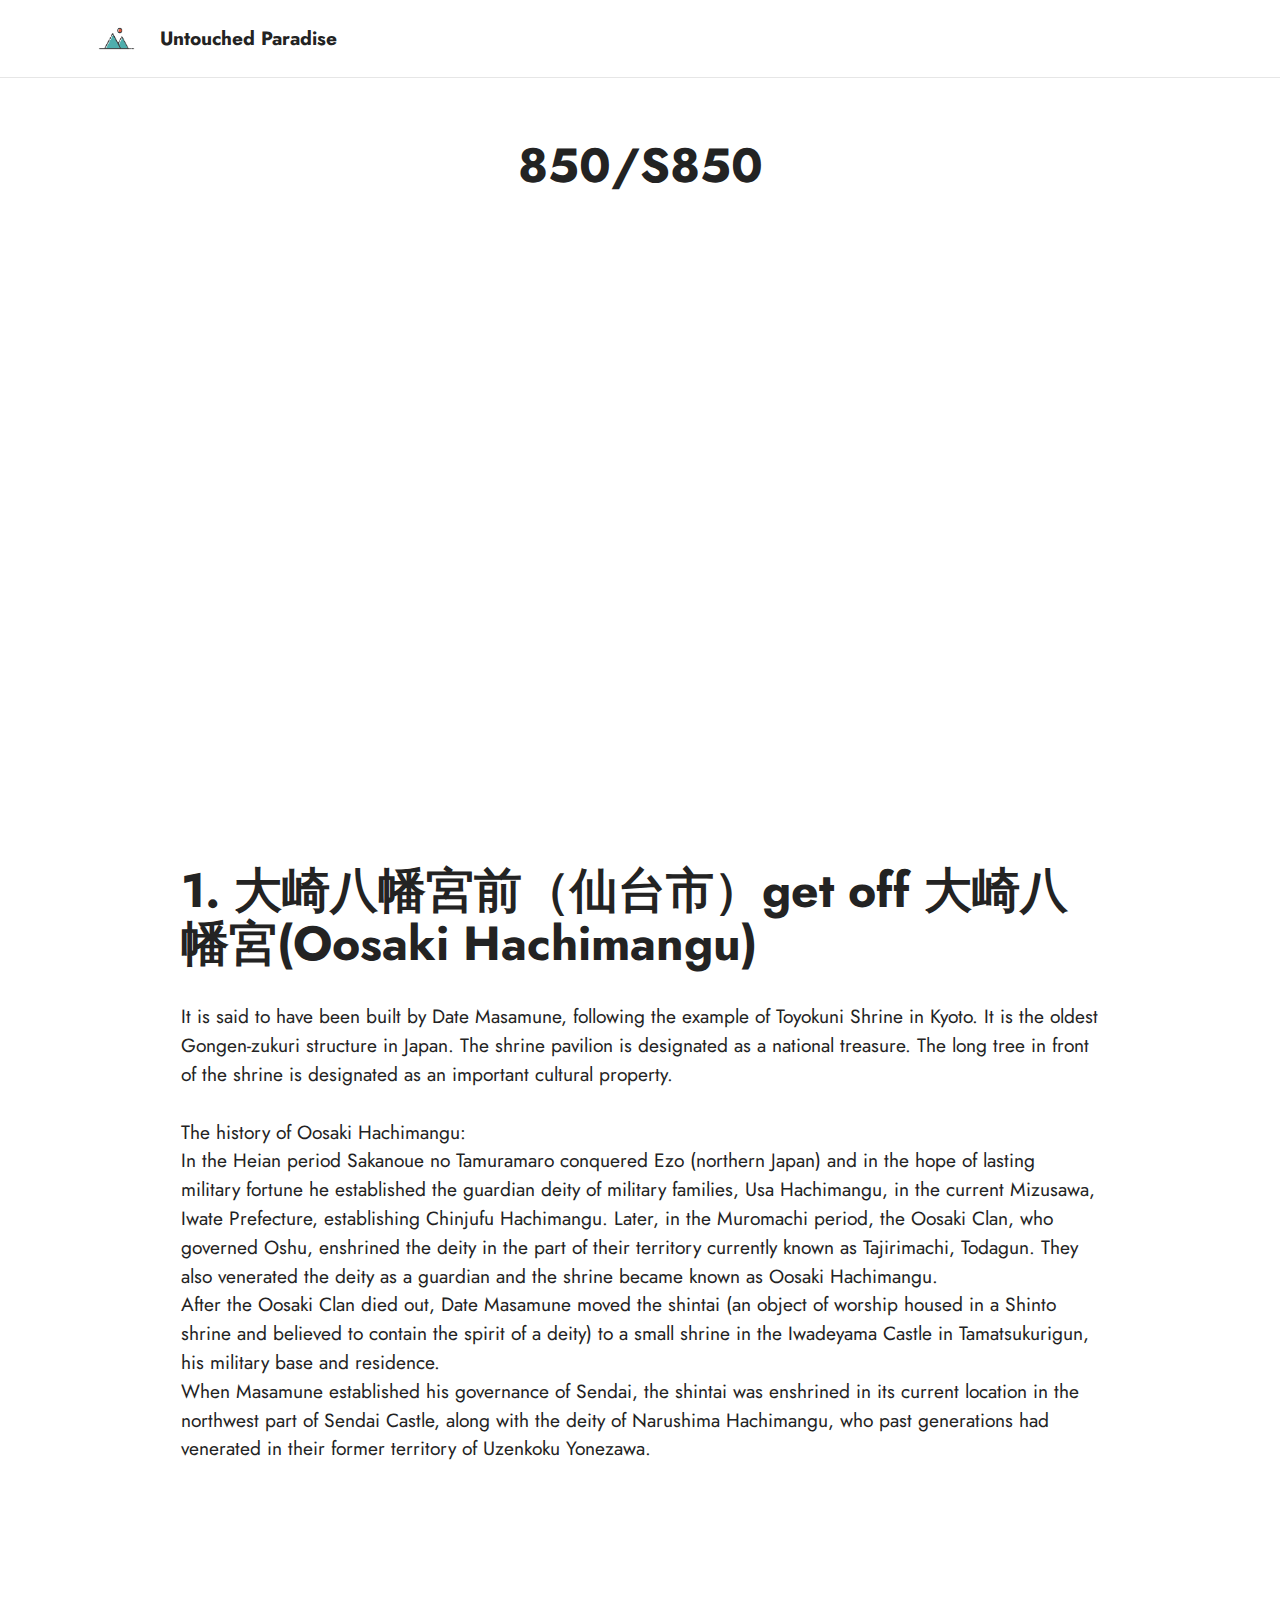
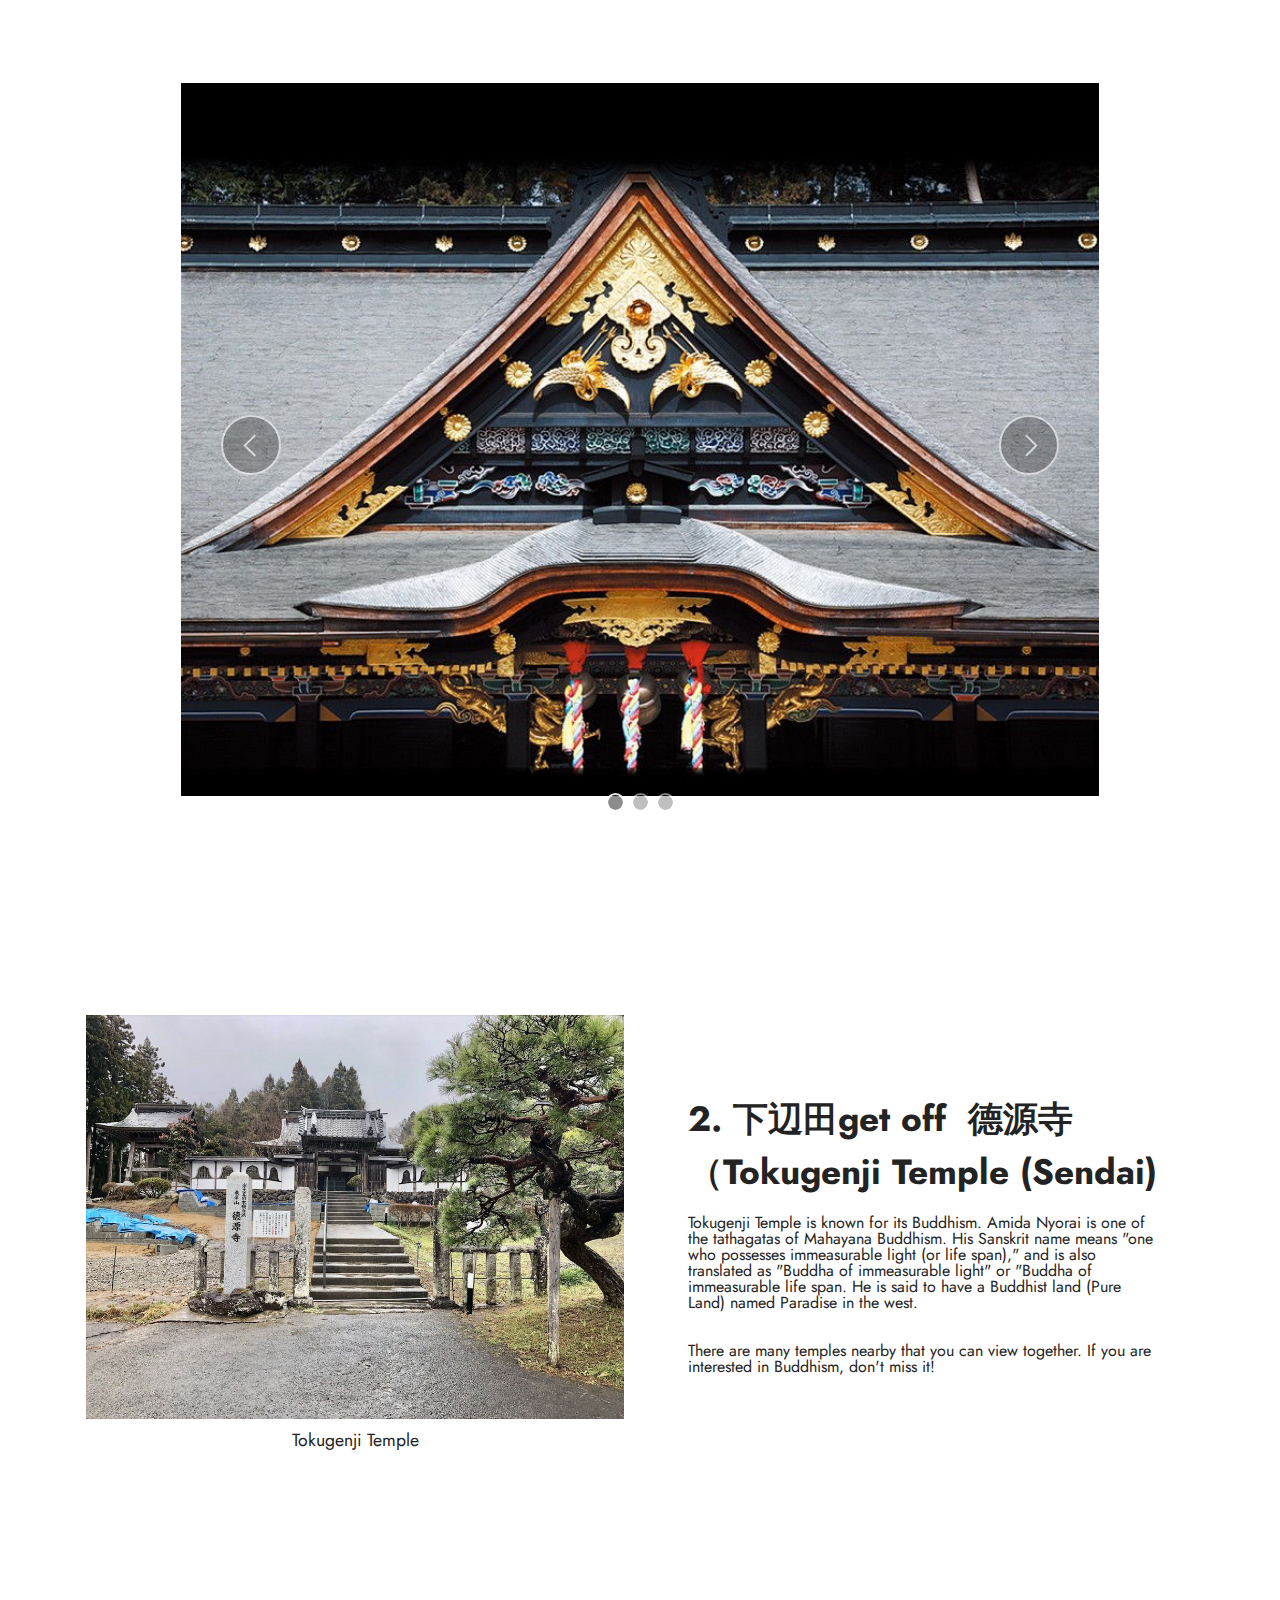
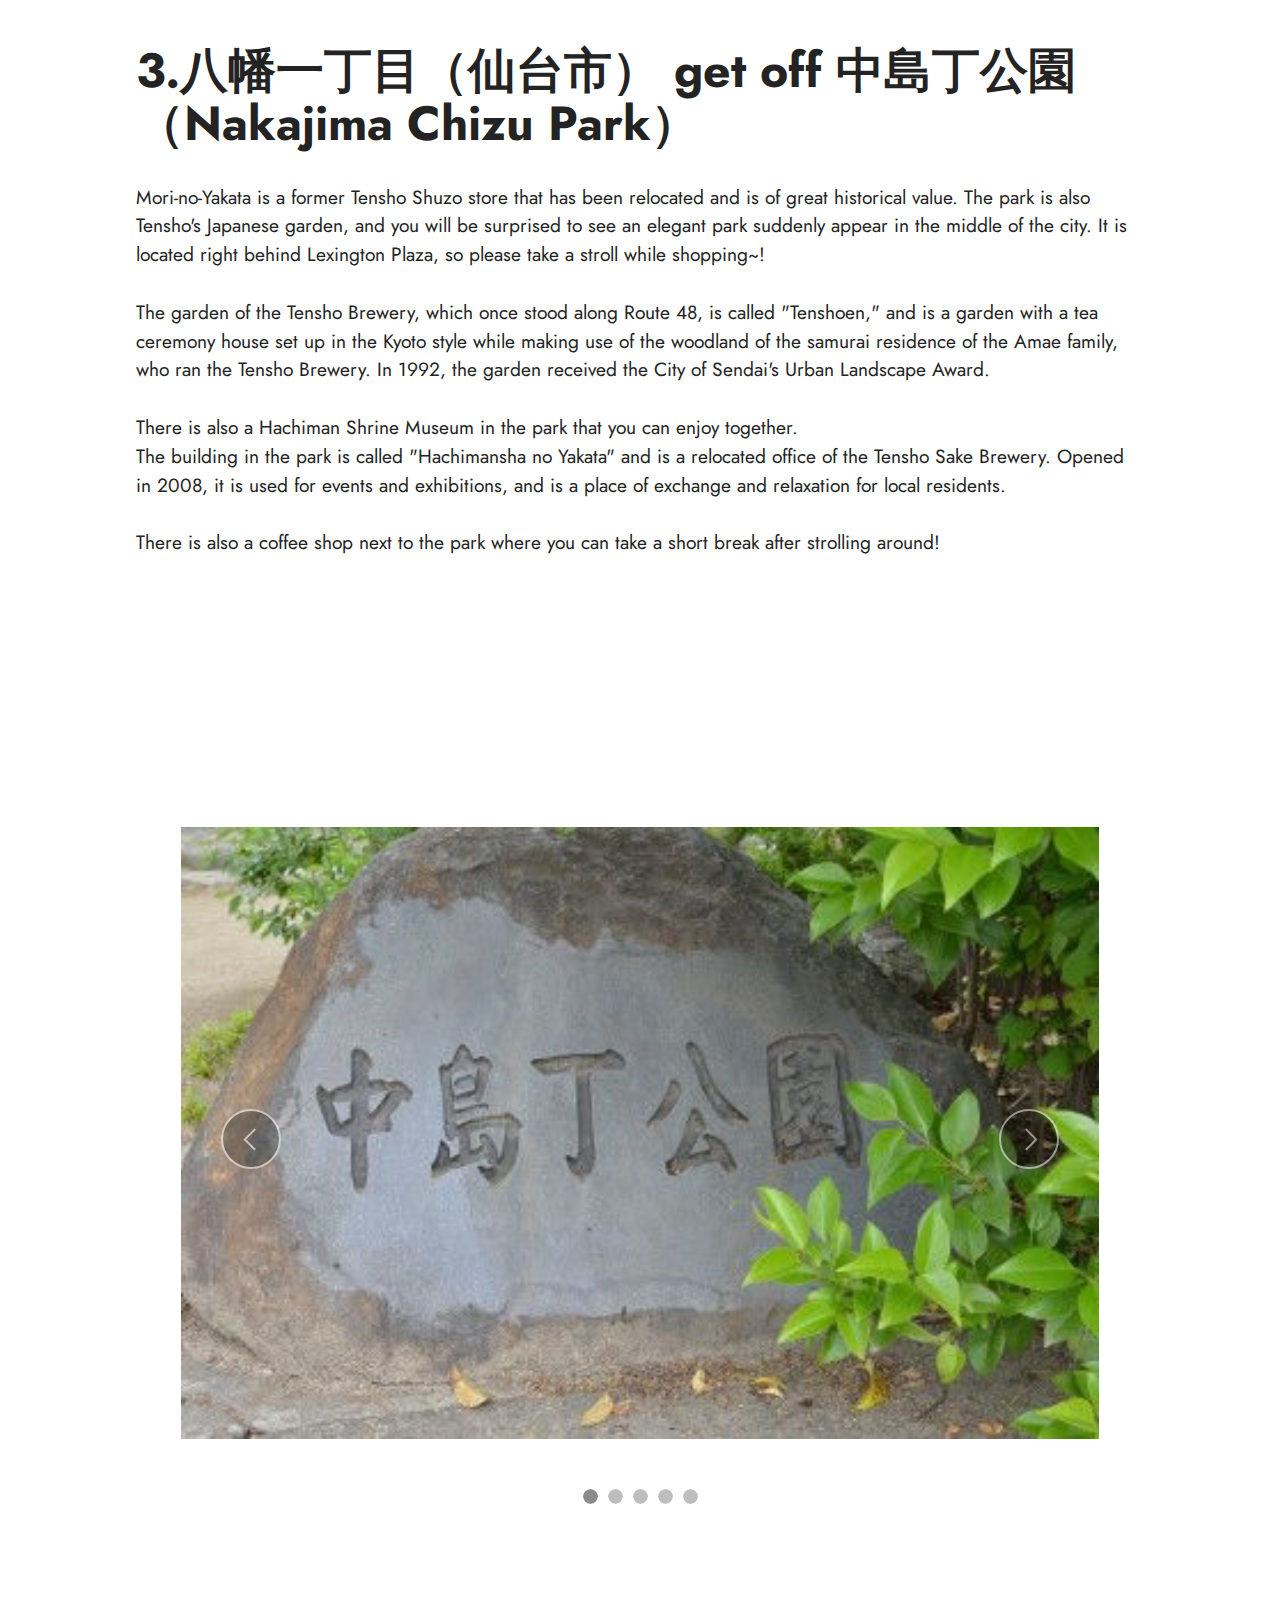
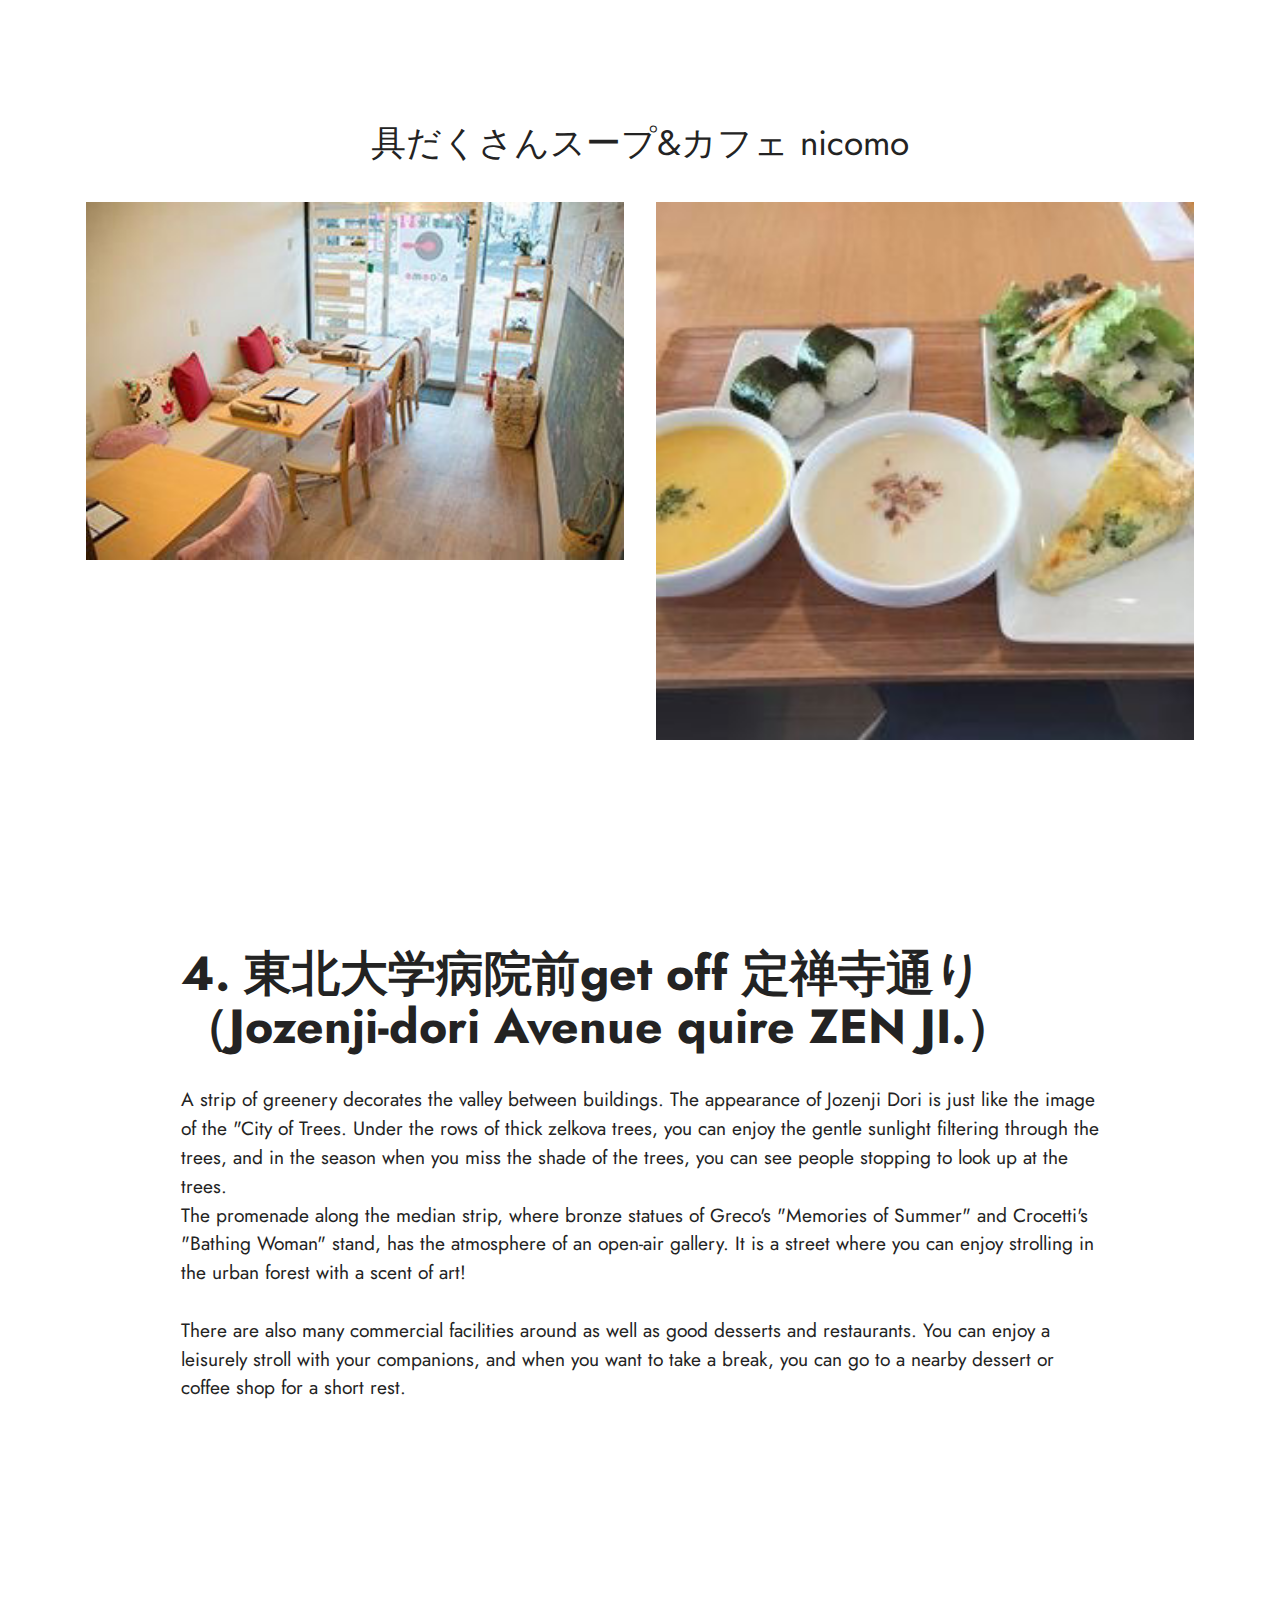
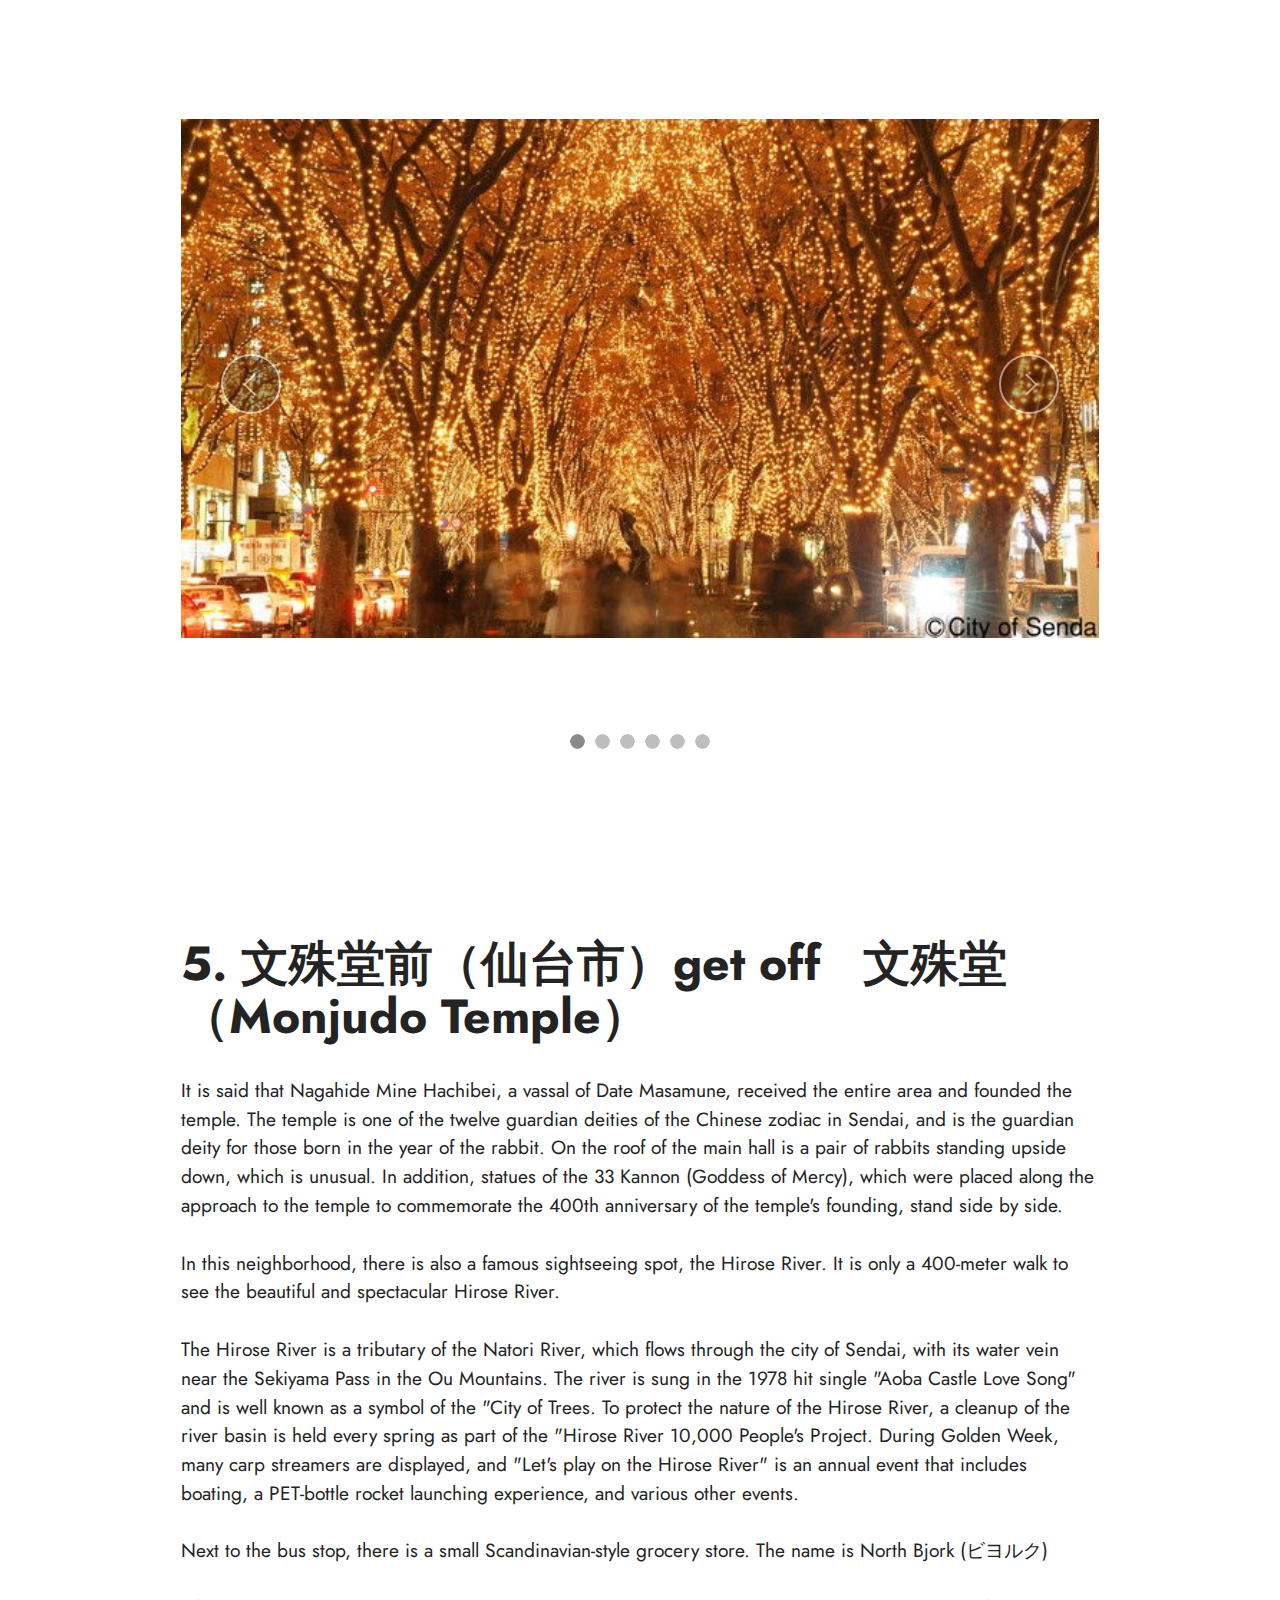
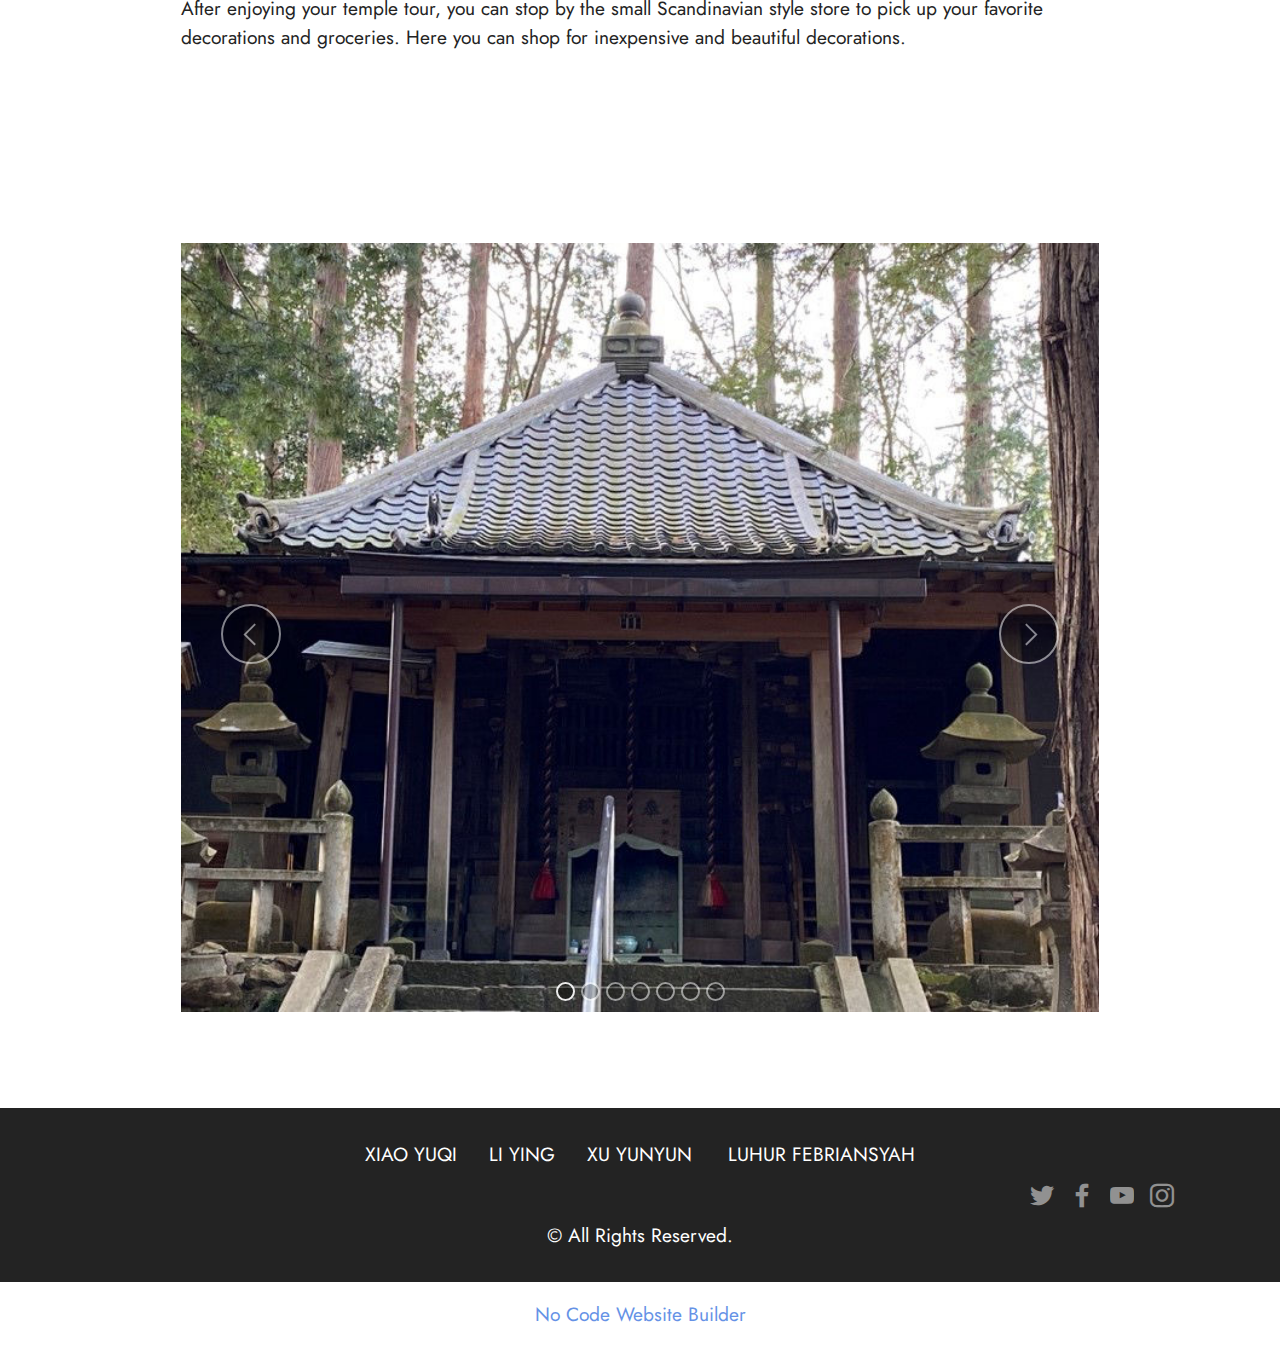
<file: 850.html>
<!DOCTYPE html>
<html  >
<head>
  <!-- Site made with Mobirise Website Builder v5.6.5, https://mobirise.com -->
  <meta charset="UTF-8">
  <meta http-equiv="X-UA-Compatible" content="IE=edge">
  <meta name="generator" content="Mobirise v5.6.5, mobirise.com">
  <meta name="twitter:card" content="summary_large_image"/>
  <meta name="twitter:image:src" content="">
  <meta property="og:image" content="">
  <meta name="twitter:title" content="850">
  <meta name="viewport" content="width=device-width, initial-scale=1, minimum-scale=1">
  <link rel="shortcut icon" href="assets/images/mbr-181x181.png" type="image/x-icon">
  <meta name="description" content="">
  
  
  <title>850</title>
  <link rel="stylesheet" href="assets/web/assets/mobirise-icons2/mobirise2.css">
  <link rel="stylesheet" href="assets/bootstrap/css/bootstrap.min.css">
  <link rel="stylesheet" href="assets/bootstrap/css/bootstrap-grid.min.css">
  <link rel="stylesheet" href="assets/bootstrap/css/bootstrap-reboot.min.css">
  <link rel="stylesheet" href="assets/dropdown/css/style.css">
  <link rel="stylesheet" href="assets/socicon/css/styles.css">
  <link rel="stylesheet" href="assets/theme/css/style.css">
  <link rel="preload" href="https://fonts.googleapis.com/css?family=Jost:100,200,300,400,500,600,700,800,900,100i,200i,300i,400i,500i,600i,700i,800i,900i&display=swap" as="style" onload="this.onload=null;this.rel='stylesheet'">
  <noscript><link rel="stylesheet" href="https://fonts.googleapis.com/css?family=Jost:100,200,300,400,500,600,700,800,900,100i,200i,300i,400i,500i,600i,700i,800i,900i&display=swap"></noscript>
  <link rel="preload" as="style" href="assets/mobirise/css/mbr-additional.css"><link rel="stylesheet" href="assets/mobirise/css/mbr-additional.css" type="text/css">
  
  
  
  
</head>
<body>
  
  <section data-bs-version="5.1" class="menu cid-s48OLK6784" once="menu" id="menu1-x">
    
    <nav class="navbar navbar-dropdown navbar-fixed-top navbar-expand-lg">
        <div class="container">
            <div class="navbar-brand">
                <span class="navbar-logo">
                    
                        <a href="#top"><img src="assets/images/mbr-181x181.png" alt="" style="height: 3.8rem;"></a>
                    
                </span>
                <span class="navbar-caption-wrap"><a class="navbar-caption text-black text-primary display-7" href="#top">Untouched Paradise</a></span>
            </div>
            <button class="navbar-toggler" type="button" data-toggle="collapse" data-bs-toggle="collapse" data-target="#navbarSupportedContent" data-bs-target="#navbarSupportedContent" aria-controls="navbarNavAltMarkup" aria-expanded="false" aria-label="Toggle navigation">
                <div class="hamburger">
                    <span></span>
                    <span></span>
                    <span></span>
                    <span></span>
                </div>
            </button>
            <div class="collapse navbar-collapse" id="navbarSupportedContent">
                <ul class="navbar-nav nav-dropdown nav-right" data-app-modern-menu="true"><li class="nav-item"><a class="nav-link link text-black text-primary display-4" href="#top">TOP</a></li>
                    <li class="nav-item"><a class="nav-link link text-black text-primary display-4" href="index.html#image2-p">STORY</a></li><li class="nav-item"><a class="nav-link link text-black text-primary display-4" href="index.html#content7-w">MISSION</a></li><li class="nav-item"><a class="nav-link link text-black text-primary display-4" href="index.html#map1-k">MAP</a></li></ul>
                
                
            </div>
        </div>
    </nav>

</section>

<section data-bs-version="5.1" class="map1 cid-u1pKivTaF7" id="map1-1h">
    
    
    <div class="container">
        <div class="mbr-section-head mb-4">
            <h3 class="mbr-section-title mbr-fonts-style align-center mb-0 display-2">
                <strong>850/S850</strong></h3>
            
        </div>
        <div class="google-map"><iframe frameborder="0" style="border:0" src="https://www.google.com/maps/embed?pb=!1m28!1m12!1m3!1d3132.448353473051!2d140.83717072634826!3d38.269098433530985!2m3!1f0!2f0!3f0!3m2!1i1024!2i768!4f13.1!4m13!3e3!4m5!1s0x5f8a29c9f08ecf3b%3A0xa8cf883e1d8b432b!2z44CSOTgwLTA4NzEgTWl5YWdpLCBTZW5kYWksIEFvYmEgV2FyZCwgSGFjaGltYW4sIDQtY2jFjW1l4oiSNCwg5aSn5bSO5YWr5bmh5a6u5YmN77y75LuZ5Y-w5biC77y977yI44OQ44K577yJ!3m2!1d38.2696628!2d140.8451933!4m5!1s0x5f8a29b1a0b3e9f7%3A0x3674127a3c5a359a!2zTWl5YWdpLCBTZW5kYWksIEFvYmEgV2FyZCwgSGFjaGltYW4sIDYgQ2hvbWXiiJI5LCDmlofmrorloILliY3vvLvku5nlj7DluILvvL3vvIjjg5DjgrnvvIk!3m2!1d38.266839499999996!2d140.835519!5e0!3m2!1sen!2sjp!4v1705303726807!5m2!1sen!2sjp" allowfullscreen=""></iframe></div>
    </div>
</section>

<section data-bs-version="5.1" class="content5 cid-u1pEbR7BmU" id="content5-15">
    
    <div class="container">
        <div class="row justify-content-center">
            <div class="col-md-12 col-lg-10">
                <h3 class="mbr-section-title mbr-fonts-style mb-4 display-2"><strong>1. 大崎八幡宮前（仙台市）get off 大崎八幡宮(Oosaki Hachimangu)</strong></h3>
                
                <p class="mbr-text mbr-fonts-style display-7">It is said to have been built by Date Masamune, following the example of Toyokuni Shrine in Kyoto. It is the oldest Gongen-zukuri structure in Japan. The shrine pavilion is designated as a national treasure. The long tree in front of the shrine is designated as an important cultural property.
<br>     
<br>The history of Oosaki Hachimangu:
<br>In the Heian period Sakanoue no Tamuramaro conquered Ezo (northern Japan) and in the hope of lasting military fortune he established the guardian deity of military families, Usa Hachimangu, in the current Mizusawa, Iwate Prefecture, establishing Chinjufu Hachimangu. Later, in the Muromachi period, the Oosaki Clan, who governed Oshu, enshrined the deity in the part of their territory currently known as Tajirimachi, Todagun. They also venerated the deity as a guardian and the shrine became known as Oosaki Hachimangu.
<br>After the Oosaki Clan died out, Date Masamune moved the shintai (an object of worship housed in a Shinto shrine and believed to contain the spirit of a deity) to a small shrine in the Iwadeyama Castle in Tamatsukurigun, his military base and residence.
<br>When Masamune established his governance of Sendai, the shintai was enshrined in its current location in the northwest part of Sendai Castle, along with the deity of Narushima Hachimangu, who past generations had venerated in their former territory of Uzenkoku Yonezawa.&nbsp;<br></p>
            </div>
        </div>
    </div>
</section>

<section data-bs-version="5.1" class="slider2 cid-u1pCOtvZEL" id="slider2-12">
    

    
    <div class="container">
        <div class="row justify-content-center">
            <div class="col-12 col-md-10">
                <div class="carousel slide carousel-fade" id="u1qeIsOwFP" data-interval="5000" data-bs-interval="5000">
                    
                    <ol class="carousel-indicators">
                        <li data-slide-to="0" data-bs-slide-to="0" class="active" data-target="#u1qeIsOwFP" data-bs-target="#u1qeIsOwFP"></li>
                        <li data-slide-to="1" data-bs-slide-to="1" data-target="#u1qeIsOwFP" data-bs-target="#u1qeIsOwFP"></li>
                        <li data-slide-to="2" data-bs-slide-to="2" data-target="#u1qeIsOwFP" data-bs-target="#u1qeIsOwFP"></li>
                    </ol>
                    <div class="carousel-inner">
                        <div class="carousel-item slider-image item active">
                            <div class="item-wrapper">
                                <img class="d-block w-100" src="assets/images/1-855x664.jpg" alt="Mobirise Website Builder">
                                
                            </div>
                        </div>
                        <div class="carousel-item slider-image item">
                            <div class="item-wrapper">
                                <img class="d-block w-100" src="assets/images/2-640x426.jpg" alt="Mobirise Website Builder">
                                
                            </div>
                        </div>
                        <div class="carousel-item slider-image item">
                            <div class="item-wrapper">
                                <img class="d-block w-100" src="assets/images/3-640x426.jpg" alt="Mobirise Website Builder">
                                
                            </div>
                        </div>
                    </div>
                    <a class="carousel-control carousel-control-prev" role="button" data-slide="prev" data-bs-slide="prev" href="#u1qeIsOwFP">
                        <span class="mobi-mbri mobi-mbri-arrow-prev" aria-hidden="true"></span>
                        <span class="sr-only visually-hidden">Previous</span>
                    </a>
                    <a class="carousel-control carousel-control-next" role="button" data-slide="next" data-bs-slide="next" href="#u1qeIsOwFP">
                        <span class="mobi-mbri mobi-mbri-arrow-next" aria-hidden="true"></span>
                        <span class="sr-only visually-hidden">Next</span>
                    </a>
                </div>
            </div>
        </div>
    </div>
</section>

<section data-bs-version="5.1" class="image1 cid-u1pFtcF0KB" id="image1-17">
    

    

    <div class="container">
        <div class="row align-items-center">
            <div class="col-12 col-lg-6">
                <div class="image-wrapper">
                    <img src="assets/images/4-1024x768.jpg" alt="Mobirise Website Builder">
                    <p class="mbr-description mbr-fonts-style pt-2 align-center display-4">
                    Tokugenji Temple</p>
                </div>
            </div>
            <div class="col-12 col-lg">
                <div class="text-wrapper">
                    <h3 class="mbr-section-title mbr-fonts-style mb-3 display-5"><strong>2. 下辺田get off&nbsp; 德源寺（Tokugenji Temple (Sendai)</strong></h3>
                    <p class="mbr-text mbr-fonts-style display-7"></p><p>Tokugenji Temple is known for its Buddhism. Amida Nyorai is one of the tathagatas of Mahayana Buddhism. His Sanskrit name means "one who possesses immeasurable light (or life span)," and is also translated as "Buddha of immeasurable light" or "Buddha of immeasurable life span. He is said to have a Buddhist land (Pure Land) named Paradise in the west.<br><br> 
<br>There are many temples nearby that you can view together. If you are interested in Buddhism, don't miss it!</p><p></p>
                </div>
            </div>
        </div>
    </div>
</section>

<section data-bs-version="5.1" class="content5 cid-u1pGwKkLH8" id="content5-19">
    
    <div class="container-fluid">
        <div class="row justify-content-center">
            <div class="col-md-12 col-lg-10">
                <h3 class="mbr-section-title mbr-fonts-style mb-4 display-2"><strong>3.八幡一丁目（仙台市） get off  中島丁公園（Nakajima Chizu Park）</strong></h3>
                
                <p class="mbr-text mbr-fonts-style display-7">Mori-no-Yakata is a former Tensho Shuzo store that has been relocated and is of great historical value. The park is also Tensho's Japanese garden, and you will be surprised to see an elegant park suddenly appear in the middle of the city. It is located right behind Lexington Plaza, so please take a stroll while shopping~!
<br>
<br>The garden of the Tensho Brewery, which once stood along Route 48, is called "Tenshoen," and is a garden with a tea ceremony house set up in the Kyoto style while making use of the woodland of the samurai residence of the Amae family, who ran the Tensho Brewery. In 1992, the garden received the City of Sendai's Urban Landscape Award.
<br><br>There is also a Hachiman Shrine Museum in the park that you can enjoy together.
<br>The building in the park is called "Hachimansha no Yakata" and is a relocated office of the Tensho Sake Brewery. Opened in 2008, it is used for events and exhibitions, and is a place of exchange and relaxation for local residents.
<br><br>There is also a coffee shop next to the park where you can take a short break after strolling around!&nbsp;<br></p>
            </div>
        </div>
    </div>
</section>

<section data-bs-version="5.1" class="slider2 cid-u1pG2Qe4eL" id="slider2-18">
    

    
    <div class="container">
        <div class="row justify-content-center">
            <div class="col-12 col-md-10">
                <div class="carousel slide carousel-fade" id="u1qeIuapXj" data-interval="5000" data-bs-interval="5000">
                    
                    <ol class="carousel-indicators">
                        <li data-slide-to="0" data-bs-slide-to="0" class="active" data-target="#u1qeIuapXj" data-bs-target="#u1qeIuapXj"></li>
                        <li data-slide-to="1" data-bs-slide-to="1" data-target="#u1qeIuapXj" data-bs-target="#u1qeIuapXj"></li>
                        <li data-slide-to="2" data-bs-slide-to="2" data-target="#u1qeIuapXj" data-bs-target="#u1qeIuapXj"></li><li data-slide-to="3" data-bs-slide-to="3" data-target="#u1qeIuapXj" data-bs-target="#u1qeIuapXj"></li><li data-slide-to="4" data-bs-slide-to="4" data-target="#u1qeIuapXj" data-bs-target="#u1qeIuapXj"></li>
                    </ol>
                    <div class="carousel-inner">
                        
                        <div class="carousel-item slider-image item active">
                            <div class="item-wrapper">
                                <img class="d-block w-100" src="assets/images/6-400x267.jpg" alt="Mobirise Website Builder" data-slide-to="0" data-bs-slide-to="0">
                                
                            </div>
                        </div><div class="carousel-item slider-image item">
                            <div class="item-wrapper">
                                <img class="d-block w-100" src="assets/images/8-1024x768.jpg" alt="Mobirise Website Builder" data-slide-to="1" data-bs-slide-to="1">
                                
                            </div>
                        </div>
                        <div class="carousel-item slider-image item">
                            <div class="item-wrapper">
                                <img class="d-block w-100" src="assets/images/7-400x267.jpg" alt="Mobirise Website Builder" data-slide-to="2" data-bs-slide-to="2">
                                
                            </div>
                        </div><div class="carousel-item slider-image item">
                            <div class="item-wrapper">
                                <img class="d-block w-100" src="assets/images/9-400x267.jpg" alt="Mobirise Website Builder" data-slide-to="3" data-bs-slide-to="3">
                                
                            </div>
                        </div><div class="carousel-item slider-image item">
                            <div class="item-wrapper">
                                <img class="d-block w-100" src="assets/images/10-400x267.jpg" alt="Mobirise Website Builder" data-slide-to="4" data-bs-slide-to="4">
                                
                            </div>
                        </div>
                    </div>
                    <a class="carousel-control carousel-control-prev" role="button" data-slide="prev" data-bs-slide="prev" href="#u1qeIuapXj">
                        <span class="mobi-mbri mobi-mbri-arrow-prev" aria-hidden="true"></span>
                        <span class="sr-only visually-hidden">Previous</span>
                    </a>
                    <a class="carousel-control carousel-control-next" role="button" data-slide="next" data-bs-slide="next" href="#u1qeIuapXj">
                        <span class="mobi-mbri mobi-mbri-arrow-next" aria-hidden="true"></span>
                        <span class="sr-only visually-hidden">Next</span>
                    </a>
                </div>
            </div>
        </div>
    </div>
</section>

<section data-bs-version="5.1" class="gallery4 mbr-gallery cid-u1pHDSfj6p" id="gallery4-1c">
    

    

    <div class="container">
        <div class="mbr-section-head">
            
            <h4 class="mbr-section-subtitle mbr-fonts-style align-center mb-0 mt-2 display-5">具だくさんスープ&amp;カフェ nicomo</h4>
        </div>
        <div class="row mbr-gallery mt-4">
            <div class="col-12 col-md-6 col-lg-6 item gallery-image">
                <div class="item-wrapper" data-toggle="modal" data-bs-toggle="modal" data-target="#u1qeIv0iy5-modal" data-bs-target="#u1qeIv0iy5-modal">
                    <img class="w-100" src="assets/images/11-320x213.jpg" alt="Mobirise Website Builder" data-slide-to="0" data-bs-slide-to="0" data-target="#lb-u1qeIv0iy5" data-bs-target="#lb-u1qeIv0iy5">
                    <div class="icon-wrapper">
                        <span class="mobi-mbri mobi-mbri-search mbr-iconfont mbr-iconfont-btn"></span>
                    </div>
                </div>
                
            </div>
            <div class="col-12 col-md-6 col-lg-6 item gallery-image">
                <div class="item-wrapper" data-toggle="modal" data-bs-toggle="modal" data-target="#u1qeIv0iy5-modal" data-bs-target="#u1qeIv0iy5-modal">
                    <img class="w-100" src="assets/images/12-240x240.jpg" alt="Mobirise Website Builder" data-slide-to="1" data-bs-slide-to="1" data-target="#lb-u1qeIv0iy5" data-bs-target="#lb-u1qeIv0iy5">
                    <div class="icon-wrapper">
                        <span class="mobi-mbri mobi-mbri-search mbr-iconfont mbr-iconfont-btn"></span>
                    </div>
                </div>
                
            </div>
            
            
        </div>

        <div class="modal mbr-slider" tabindex="-1" role="dialog" aria-hidden="true" id="u1qeIv0iy5-modal">
            <div class="modal-dialog" role="document">
                <div class="modal-content">
                    <div class="modal-body">
                        <div class="carousel slide" id="lb-u1qeIv0iy5" data-interval="5000" data-bs-interval="5000">
                            <div class="carousel-inner">
                                <div class="carousel-item active">
                                    <img class="d-block w-100" src="assets/images/11-320x213.jpg" alt="Mobirise Website Builder">
                                </div>
                                <div class="carousel-item">
                                    <img class="d-block w-100" src="assets/images/12-240x240.jpg" alt="Mobirise Website Builder">
                                </div>
                                
                                
                            </div>
                            <ol class="carousel-indicators">
                                <li data-slide-to="0" data-bs-slide-to="0" class="active" data-target="#lb-u1qeIv0iy5" data-bs-target="#lb-u1qeIv0iy5"></li>
                                <li data-slide-to="1" data-bs-slide-to="1" data-target="#lb-u1qeIv0iy5" data-bs-target="#lb-u1qeIv0iy5"></li>
                                
                                
                            </ol>
                            <a role="button" href="" class="close" data-dismiss="modal" data-bs-dismiss="modal" aria-label="Close">
                            </a>
                            <a class="carousel-control-prev carousel-control" role="button" data-slide="prev" data-bs-slide="prev" href="#lb-u1qeIv0iy5">
                                <span class="mobi-mbri mobi-mbri-arrow-prev" aria-hidden="true"></span>
                                <span class="sr-only visually-hidden">Previous</span>
                            </a>
                            <a class="carousel-control-next carousel-control" role="button" data-slide="next" data-bs-slide="next" href="#lb-u1qeIv0iy5">
                                <span class="mobi-mbri mobi-mbri-arrow-next" aria-hidden="true"></span>
                                <span class="sr-only visually-hidden">Next</span>
                            </a>
                        </div>
                    </div>
                </div>
            </div>
        </div>
    </div>
</section>

<section data-bs-version="5.1" class="content5 cid-u1pInR21wb" id="content5-1e">
    
    <div class="container">
        <div class="row justify-content-center">
            <div class="col-md-12 col-lg-10">
                <h3 class="mbr-section-title mbr-fonts-style mb-4 display-2"><strong>4. 東北大学病院前get off&nbsp;</strong><strong>定禅寺通り（Jozenji-dori Avenue quire ZEN JI.）</strong></h3>
                
                <p class="mbr-text mbr-fonts-style display-7">A strip of greenery decorates the valley between buildings. The appearance of Jozenji Dori is just like the image of the "City of Trees. Under the rows of thick zelkova trees, you can enjoy the gentle sunlight filtering through the trees, and in the season when you miss the shade of the trees, you can see people stopping to look up at the trees.
<br>The promenade along the median strip, where bronze statues of Greco's "Memories of Summer" and Crocetti's "Bathing Woman" stand, has the atmosphere of an open-air gallery. It is a street where you can enjoy strolling in the urban forest with a scent of art!<br> 
<br>There are also many commercial facilities around as well as good desserts and restaurants. You can enjoy a leisurely stroll with your companions, and when you want to take a break, you can go to a nearby dessert or coffee shop for a short rest.</p>
            </div>
        </div>
    </div>
</section>

<section data-bs-version="5.1" class="slider2 cid-u1pHZxnOBH" id="slider2-1d">
    

    
    <div class="container">
        <div class="row justify-content-center">
            <div class="col-12 col-md-10">
                <div class="carousel slide carousel-fade" id="u1qeIwqLlU" data-interval="5000" data-bs-interval="5000">
                    
                    <ol class="carousel-indicators">
                        <li data-slide-to="0" data-bs-slide-to="0" class="active" data-target="#u1qeIwqLlU" data-bs-target="#u1qeIwqLlU"></li>
                        <li data-slide-to="1" data-bs-slide-to="1" data-target="#u1qeIwqLlU" data-bs-target="#u1qeIwqLlU"></li>
                        <li data-slide-to="2" data-bs-slide-to="2" data-target="#u1qeIwqLlU" data-bs-target="#u1qeIwqLlU"></li><li data-slide-to="3" data-bs-slide-to="3" data-target="#u1qeIwqLlU" data-bs-target="#u1qeIwqLlU"></li><li data-slide-to="4" data-bs-slide-to="4" data-target="#u1qeIwqLlU" data-bs-target="#u1qeIwqLlU"></li><li data-slide-to="5" data-bs-slide-to="5" data-target="#u1qeIwqLlU" data-bs-target="#u1qeIwqLlU"></li>
                    </ol>
                    <div class="carousel-inner">
                        
                        <div class="carousel-item slider-image item active">
                            <div class="item-wrapper">
                                <img class="d-block w-100" src="assets/images/14-640x362.jpg" alt="Mobirise Website Builder" data-slide-to="0" data-bs-slide-to="0">
                                <div class="carousel-caption d-none d-md-block">
                                    
                                    <p class="mbr-section-text mbr-fonts-style display-7"></p>
                                </div>
                            </div>
                        </div><div class="carousel-item slider-image item">
                            <div class="item-wrapper">
                                <img class="d-block w-100" src="assets/images/13-680x400.jpg" alt="Mobirise Website Builder" data-slide-to="1" data-bs-slide-to="1">
                                <div class="carousel-caption d-none d-md-block">
                                    
                                    <p class="mbr-section-text mbr-fonts-style display-7"></p>
                                </div>
                            </div>
                        </div>
                        <div class="carousel-item slider-image item">
                            <div class="item-wrapper">
                                <img class="d-block w-100" src="assets/images/15-700x466.jpg" alt="Mobirise Website Builder" data-slide-to="2" data-bs-slide-to="2">
                                <div class="carousel-caption d-none d-md-block">
                                    
                                    <p class="mbr-section-text mbr-fonts-style display-7"></p>
                                </div>
                            </div>
                        </div><div class="carousel-item slider-image item">
                            <div class="item-wrapper">
                                <img class="d-block w-100" src="assets/images/16-700x466.jpg" alt="Mobirise Website Builder" data-slide-to="3" data-bs-slide-to="3">
                                <div class="carousel-caption d-none d-md-block">
                                    
                                    <p class="mbr-section-text mbr-fonts-style display-7">HONOKA COFFEE 定禅寺通店</p>
                                </div>
                            </div>
                        </div><div class="carousel-item slider-image item">
                            <div class="item-wrapper">
                                <img class="d-block w-100" src="assets/images/17-700x466.jpg" alt="Mobirise Website Builder" data-slide-to="4" data-bs-slide-to="4">
                                <div class="carousel-caption d-none d-md-block">
                                    
                                    <p class="mbr-section-text mbr-fonts-style display-7">
                                        kazunori ikeda individuel 定禅寺通店</p>
                                </div>
                            </div>
                        </div><div class="carousel-item slider-image item">
                            <div class="item-wrapper">
                                <img class="d-block w-100" src="assets/images/18-700x467.jpg" alt="Mobirise Website Builder" data-slide-to="5" data-bs-slide-to="5">
                                <div class="carousel-caption d-none d-md-block">
                                    
                                    <p class="mbr-section-text mbr-fonts-style display-7">
                                        Route 227s' Café</p>
                                </div>
                            </div>
                        </div>
                    </div>
                    <a class="carousel-control carousel-control-prev" role="button" data-slide="prev" data-bs-slide="prev" href="#u1qeIwqLlU">
                        <span class="mobi-mbri mobi-mbri-arrow-prev" aria-hidden="true"></span>
                        <span class="sr-only visually-hidden">Previous</span>
                    </a>
                    <a class="carousel-control carousel-control-next" role="button" data-slide="next" data-bs-slide="next" href="#u1qeIwqLlU">
                        <span class="mobi-mbri mobi-mbri-arrow-next" aria-hidden="true"></span>
                        <span class="sr-only visually-hidden">Next</span>
                    </a>
                </div>
            </div>
        </div>
    </div>
</section>

<section data-bs-version="5.1" class="content5 cid-u1pJpQxMwL" id="content5-1g">
    
    <div class="container">
        <div class="row justify-content-center">
            <div class="col-md-12 col-lg-10">
                <h3 class="mbr-section-title mbr-fonts-style mb-4 display-2"><strong>5. 文殊堂前（仙台市）get off&nbsp; &nbsp;文殊堂（Monjudo Temple）</strong></h3>
                
                <p class="mbr-text mbr-fonts-style display-7">It is said that Nagahide Mine Hachibei, a vassal of Date Masamune, received the entire area and founded the temple. The temple is one of the twelve guardian deities of the Chinese zodiac in Sendai, and is the guardian deity for those born in the year of the rabbit. On the roof of the main hall is a pair of rabbits standing upside down, which is unusual. In addition, statues of the 33 Kannon (Goddess of Mercy), which were placed along the approach to the temple to commemorate the 400th anniversary of the temple's founding, stand side by side.
<br>    
<br>In this neighborhood, there is also a famous sightseeing spot, the Hirose River. It is only a 400-meter walk to see the beautiful and spectacular Hirose River.
<br>
<br>The Hirose River is a tributary of the Natori River, which flows through the city of Sendai, with its water vein near the Sekiyama Pass in the Ou Mountains. The river is sung in the 1978 hit single "Aoba Castle Love Song" and is well known as a symbol of the "City of Trees. To protect the nature of the Hirose River, a cleanup of the river basin is held every spring as part of the "Hirose River 10,000 People's Project. During Golden Week, many carp streamers are displayed, and "Let's play on the Hirose River" is an annual event that includes boating, a PET-bottle rocket launching experience, and various other events.
<br>   
<br>Next to the bus stop, there is a small Scandinavian-style grocery store. The name is North Bjork (ビヨルク)
<br>   
<br>After enjoying your temple tour, you can stop by the small Scandinavian style store to pick up your favorite decorations and groceries. Here you can shop for inexpensive and beautiful decorations.&nbsp;<br></p>
            </div>
        </div>
    </div>
</section>

<section data-bs-version="5.1" class="slider2 cid-u1pJml8OrG" id="slider2-1f">
    

    
    <div class="container">
        <div class="row justify-content-center">
            <div class="col-12 col-md-10">
                <div class="carousel slide carousel-fade" id="u1qeIycdUe" data-interval="5000" data-bs-interval="5000">
                    
                    <ol class="carousel-indicators">
                        <li data-slide-to="0" data-bs-slide-to="0" class="active" data-target="#u1qeIycdUe" data-bs-target="#u1qeIycdUe"></li>
                        <li data-slide-to="1" data-bs-slide-to="1" data-target="#u1qeIycdUe" data-bs-target="#u1qeIycdUe"></li>
                        <li data-slide-to="2" data-bs-slide-to="2" data-target="#u1qeIycdUe" data-bs-target="#u1qeIycdUe"></li><li data-slide-to="3" data-bs-slide-to="3" data-target="#u1qeIycdUe" data-bs-target="#u1qeIycdUe"></li><li data-slide-to="4" data-bs-slide-to="4" data-target="#u1qeIycdUe" data-bs-target="#u1qeIycdUe"></li><li data-slide-to="5" data-bs-slide-to="5" data-target="#u1qeIycdUe" data-bs-target="#u1qeIycdUe"></li><li data-slide-to="6" data-bs-slide-to="6" data-target="#u1qeIycdUe" data-bs-target="#u1qeIycdUe"></li>
                    </ol>
                    <div class="carousel-inner">
                        <div class="carousel-item slider-image item active">
                            <div class="item-wrapper">
                                <img class="d-block w-100" src="assets/images/19-759x636.jpg" alt="Mobirise Website Builder" data-slide-to="0" data-bs-slide-to="0">
                                
                            </div>
                        </div>
                        <div class="carousel-item slider-image item">
                            <div class="item-wrapper">
                                <img class="d-block w-100" src="assets/images/20-548x422.jpg" alt="Mobirise Website Builder" data-slide-to="1" data-bs-slide-to="1">
                                
                            </div>
                        </div>
                        <div class="carousel-item slider-image item">
                            <div class="item-wrapper">
                                <img class="d-block w-100" src="assets/images/21-444x544.jpg" alt="Mobirise Website Builder" data-slide-to="2" data-bs-slide-to="2">
                                
                            </div>
                        </div><div class="carousel-item slider-image item">
                            <div class="item-wrapper">
                                <img class="d-block w-100" src="assets/images/22-444x297.jpg" alt="Mobirise Website Builder" data-slide-to="3" data-bs-slide-to="3">
                                
                            </div>
                        </div><div class="carousel-item slider-image item">
                            <div class="item-wrapper">
                                <img class="d-block w-100" src="assets/images/23-444x296.jpg" alt="Mobirise Website Builder" data-slide-to="4" data-bs-slide-to="4">
                                
                            </div>
                        </div><div class="carousel-item slider-image item">
                            <div class="item-wrapper">
                                <img class="d-block w-100" src="assets/images/24-444x319.jpg" alt="Mobirise Website Builder" data-slide-to="5" data-bs-slide-to="5">
                                
                            </div>
                        </div><div class="carousel-item slider-image item">
                            <div class="item-wrapper">
                                <img class="d-block w-100" src="assets/images/25-444x333.jpg" alt="Mobirise Website Builder" data-slide-to="6" data-bs-slide-to="6">
                                
                            </div>
                        </div>
                    </div>
                    <a class="carousel-control carousel-control-prev" role="button" data-slide="prev" data-bs-slide="prev" href="#u1qeIycdUe">
                        <span class="mobi-mbri mobi-mbri-arrow-prev" aria-hidden="true"></span>
                        <span class="sr-only visually-hidden">Previous</span>
                    </a>
                    <a class="carousel-control carousel-control-next" role="button" data-slide="next" data-bs-slide="next" href="#u1qeIycdUe">
                        <span class="mobi-mbri mobi-mbri-arrow-next" aria-hidden="true"></span>
                        <span class="sr-only visually-hidden">Next</span>
                    </a>
                </div>
            </div>
        </div>
    </div>
</section>

<section data-bs-version="5.1" class="footer3 cid-s48P1Icc8J" once="footers" id="footer3-y">

    

    

    <div class="container">
        <div class="media-container-row align-center mbr-white">
            <div class="row row-links">
                <ul class="foot-menu">
                    
                    
                    
                    
                    
                <li class="foot-menu-item mbr-fonts-style display-7">XIAO YUQI
</li><li class="foot-menu-item mbr-fonts-style display-7">LI YING
</li><li class="foot-menu-item mbr-fonts-style display-7">XU YUNYUN&nbsp; &nbsp; &nbsp; LUHUR FEBRIANSYAH</li></ul>
            </div>
            <div class="row social-row">
                <div class="social-list align-right pb-2">
                    
                    
                    
                    
                    
                    
                <div class="soc-item">
                        <a href="https://twitter.com/mobirise" target="_blank">
                            <span class="socicon-twitter socicon mbr-iconfont mbr-iconfont-social"></span>
                        </a>
                    </div><div class="soc-item">
                        <a href="https://www.facebook.com/" target="_blank">
                            <span class="mbr-iconfont mbr-iconfont-social socicon-facebook socicon"></span>
                        </a>
                    </div><div class="soc-item">
                        <a href="https://www.youtube.com/" target="_blank">
                            <span class="mbr-iconfont mbr-iconfont-social socicon-youtube socicon"></span>
                        </a>
                    </div><div class="soc-item">
                        <a href="https://instagram.com" target="_blank">
                            <span class="mbr-iconfont mbr-iconfont-social socicon-instagram socicon"></span>
                        </a>
                    </div></div>
            </div>
            <div class="row row-copirayt">
                <p class="mbr-text mb-0 mbr-fonts-style mbr-white align-center display-7">
                    © All Rights Reserved.
                </p>
            </div>
        </div>
    </div>
</section><section class="display-7" style="padding: 0;align-items: center;justify-content: center;flex-wrap: wrap;    align-content: center;display: flex;position: relative;height: 4rem;"><a href="https://mobiri.se/2758555" style="flex: 1 1;height: 4rem;position: absolute;width: 100%;z-index: 1;"><img alt="" style="height: 4rem;" src="[data-uri]"></a><p style="margin: 0;text-align: center;" class="display-7">&#8204;</p><a style="z-index:1" href="https://mobirise.com/builder/no-code-website-builder.html">No Code Website Builder</a></section><script src="assets/bootstrap/js/bootstrap.bundle.min.js"></script>  <script src="assets/smoothscroll/smooth-scroll.js"></script>  <script src="assets/ytplayer/index.js"></script>  <script src="assets/dropdown/js/navbar-dropdown.js"></script>  <script src="assets/theme/js/script.js"></script>  
  
  
</body>
</html>
</file>
<file: assets/parallax/jarallax.css>
.jarallax {
    position: relative;
    z-index: 0;
}
.jarallax > .jarallax-img {
    position: absolute;
    object-fit: cover;
    /* support for plugin https://github.com/bfred-it/object-fit-images */
    font-family: 'object-fit: cover;';
    top: 0;
    left: 0;
    width: 100%;
    height: 100%;
    z-index: -1;
}
</file>
<file: assets/dropdown/css/style.css>
.navbar-dropdown {
  left: 0;
  padding: 0;
  position: absolute;
  right: 0;
  top: 0;
  transition: all 0.45s ease;
  z-index: 1030;
  background: #282828; }
  .navbar-dropdown .navbar-logo {
    margin-right: 0.8rem;
    transition: margin 0.3s ease-in-out;
    vertical-align: middle; }
    .navbar-dropdown .navbar-logo img {
      height: 3.125rem;
      transition: all 0.3s ease-in-out; }
    .navbar-dropdown .navbar-logo.mbr-iconfont {
      font-size: 3.125rem;
      line-height: 3.125rem; }
  .navbar-dropdown .navbar-caption {
    font-weight: 700;
    white-space: normal;
    vertical-align: -4px;
    line-height: 3.125rem !important; }
    .navbar-dropdown .navbar-caption, .navbar-dropdown .navbar-caption:hover {
      color: inherit;
      text-decoration: none; }
  .navbar-dropdown .mbr-iconfont + .navbar-caption {
    vertical-align: -1px; }
  .navbar-dropdown.navbar-fixed-top {
    position: fixed; }
  .navbar-dropdown .navbar-brand span {
    vertical-align: -4px; }
  .navbar-dropdown.bg-color.transparent {
    background: none; }
  .navbar-dropdown.navbar-short .navbar-brand {
    padding: 0.625rem 0; }
    .navbar-dropdown.navbar-short .navbar-brand span {
      vertical-align: -1px; }
  .navbar-dropdown.navbar-short .navbar-caption {
    line-height: 2.375rem !important;
    vertical-align: -2px; }
  .navbar-dropdown.navbar-short .navbar-logo {
    margin-right: 0.5rem; }
    .navbar-dropdown.navbar-short .navbar-logo img {
      height: 2.375rem; }
    .navbar-dropdown.navbar-short .navbar-logo.mbr-iconfont {
      font-size: 2.375rem;
      line-height: 2.375rem; }
  .navbar-dropdown.navbar-short .mbr-table-cell {
    height: 3.625rem; }
  .navbar-dropdown .navbar-close {
    left: 0.6875rem;
    position: fixed;
    top: 0.75rem;
    z-index: 1000; }
  .navbar-dropdown .hamburger-icon {
    content: "";
    display: inline-block;
    vertical-align: middle;
    width: 16px;
    -webkit-box-shadow: 0 -6px 0 1px #282828,0 0 0 1px #282828,0 6px 0 1px #282828;
    -moz-box-shadow: 0 -6px 0 1px #282828,0 0 0 1px #282828,0 6px 0 1px #282828;
    box-shadow: 0 -6px 0 1px #282828,0 0 0 1px #282828,0 6px 0 1px #282828; }

.dropdown-menu .dropdown-toggle[data-toggle="dropdown-submenu"]::after {
  border-bottom: 0.35em solid transparent;
  border-left: 0.35em solid;
  border-right: 0;
  border-top: 0.35em solid transparent;
  margin-left: 0.3rem; }

.dropdown-menu .dropdown-item:focus {
  outline: 0; }

.nav-dropdown {
  font-size: 0.75rem;
  font-weight: 500;
  height: auto !important; }
  .nav-dropdown .nav-btn {
    padding-left: 1rem; }
  .nav-dropdown .link {
    margin: .667em 1.667em;
    font-weight: 500;
    padding: 0;
    transition: color .2s ease-in-out; }
    .nav-dropdown .link.dropdown-toggle {
      margin-right: 2.583em; }
      .nav-dropdown .link.dropdown-toggle::after {
        margin-left: .25rem;
        border-top: 0.35em solid;
        border-right: 0.35em solid transparent;
        border-left: 0.35em solid transparent;
        border-bottom: 0; }
      .nav-dropdown .link.dropdown-toggle[aria-expanded="true"] {
        margin: 0;
        padding: 0.667em 3.263em  0.667em 1.667em; }
  .nav-dropdown .link::after,
  .nav-dropdown .dropdown-item::after {
    color: inherit; }
  .nav-dropdown .btn {
    font-size: 0.75rem;
    font-weight: 700;
    letter-spacing: 0;
    margin-bottom: 0;
    padding-left: 1.25rem;
    padding-right: 1.25rem; }
  .nav-dropdown .dropdown-menu {
    border-radius: 0;
    border: 0;
    left: 0;
    margin: 0;
    padding-bottom: 1.25rem;
    padding-top: 1.25rem;
    position: relative; }
  .nav-dropdown .dropdown-submenu {
    margin-left: 0.125rem;
    top: 0; }
  .nav-dropdown .dropdown-item {
    font-weight: 500;
    line-height: 2;
    padding: 0.3846em 4.615em 0.3846em 1.5385em;
    position: relative;
    transition: color .2s ease-in-out, background-color .2s ease-in-out; }
    .nav-dropdown .dropdown-item::after {
      margin-top: -0.3077em;
      position: absolute;
      right: 1.1538em;
      top: 50%; }
    .nav-dropdown .dropdown-item:focus, .nav-dropdown .dropdown-item:hover {
      background: none; }

@media (max-width: 767px) {
  .nav-dropdown.navbar-toggleable-sm {
    bottom: 0;
    display: none;
    left: 0;
    overflow-x: hidden;
    position: fixed;
    top: 0;
    transform: translateX(-100%);
    -ms-transform: translateX(-100%);
    -webkit-transform: translateX(-100%);
    width: 18.75rem;
    z-index: 999; } }
.nav-dropdown.navbar-toggleable-xl {
  bottom: 0;
  display: none;
  left: 0;
  overflow-x: hidden;
  position: fixed;
  top: 0;
  transform: translateX(-100%);
  -ms-transform: translateX(-100%);
  -webkit-transform: translateX(-100%);
  width: 18.75rem;
  z-index: 999; }

.nav-dropdown-sm {
  display: block !important;
  overflow-x: hidden;
  overflow: auto;
  padding-top: 3.875rem; }
  .nav-dropdown-sm::after {
    content: "";
    display: block;
    height: 3rem;
    width: 100%; }
  .nav-dropdown-sm.collapse.in ~ .navbar-close {
    display: block !important; }
  .nav-dropdown-sm.collapsing, .nav-dropdown-sm.collapse.in {
    transform: translateX(0);
    -ms-transform: translateX(0);
    -webkit-transform: translateX(0);
    transition: all 0.25s ease-out;
    -webkit-transition: all 0.25s ease-out;
    background: #282828; }
  .nav-dropdown-sm.collapsing[aria-expanded="false"] {
    transform: translateX(-100%);
    -ms-transform: translateX(-100%);
    -webkit-transform: translateX(-100%); }
  .nav-dropdown-sm .nav-item {
    display: block;
    margin-left: 0 !important;
    padding-left: 0; }
  .nav-dropdown-sm .link,
  .nav-dropdown-sm .dropdown-item {
    border-top: 1px dotted rgba(255, 255, 255, 0.1);
    font-size: 0.8125rem;
    line-height: 1.6;
    margin: 0 !important;
    padding: 0.875rem 2.4rem 0.875rem 1.5625rem !important;
    position: relative;
    white-space: normal; }
    .nav-dropdown-sm .link:focus, .nav-dropdown-sm .link:hover,
    .nav-dropdown-sm .dropdown-item:focus,
    .nav-dropdown-sm .dropdown-item:hover {
      background: rgba(0, 0, 0, 0.2) !important;
      color: #c0a375; }
  .nav-dropdown-sm .nav-btn {
    position: relative;
    padding: 1.5625rem 1.5625rem 0 1.5625rem; }
    .nav-dropdown-sm .nav-btn::before {
      border-top: 1px dotted rgba(255, 255, 255, 0.1);
      content: "";
      left: 0;
      position: absolute;
      top: 0;
      width: 100%; }
    .nav-dropdown-sm .nav-btn + .nav-btn {
      padding-top: 0.625rem; }
      .nav-dropdown-sm .nav-btn + .nav-btn::before {
        display: none; }
  .nav-dropdown-sm .btn {
    padding: 0.625rem 0; }
  .nav-dropdown-sm .dropdown-toggle[data-toggle="dropdown-submenu"]::after {
    margin-left: .25rem;
    border-top: 0.35em solid;
    border-right: 0.35em solid transparent;
    border-left: 0.35em solid transparent;
    border-bottom: 0; }
  .nav-dropdown-sm .dropdown-toggle[data-toggle="dropdown-submenu"][aria-expanded="true"]::after {
    border-top: 0;
    border-right: 0.35em solid transparent;
    border-left: 0.35em solid transparent;
    border-bottom: 0.35em solid; }
  .nav-dropdown-sm .dropdown-menu {
    margin: 0;
    padding: 0;
    position: relative;
    top: 0;
    left: 0;
    width: 100%;
    border: 0;
    float: none;
    border-radius: 0;
    background: none; }
  .nav-dropdown-sm .dropdown-submenu {
    left: 100%;
    margin-left: 0.125rem;
    margin-top: -1.25rem;
    top: 0; }

.navbar-toggleable-sm .nav-dropdown .dropdown-menu {
  position: absolute; }

.navbar-toggleable-sm .nav-dropdown .dropdown-submenu {
  left: 100%;
  margin-left: 0.125rem;
  margin-top: -1.25rem;
  top: 0; }

.navbar-toggleable-sm.opened .nav-dropdown .dropdown-menu {
  position: relative; }

.navbar-toggleable-sm.opened .nav-dropdown .dropdown-submenu {
  left: 0;
  margin-left: 00rem;
  margin-top: 0rem;
  top: 0; }

.is-builder .nav-dropdown.collapsing {
  transition: none !important; }
</file>
<file: assets/socicon/css/styles.css>
@charset "UTF-8";

@font-face {
  font-family: 'Socicon';
  src:  url('../fonts/socicon.eot');
  src:  url('../fonts/socicon.eot?#iefix') format('embedded-opentype'),
    url('../fonts/socicon.woff2') format('woff2'),
    url('../fonts/socicon.ttf') format('truetype'),
    url('../fonts/socicon.woff') format('woff'),
    url('../fonts/socicon.svg#socicon') format('svg');
  font-weight: normal;
  font-style: normal;
  font-display: swap;
}

[data-icon]:before {
  font-family: "socicon" !important;
  content: attr(data-icon);
  font-style: normal !important;
  font-weight: normal !important;
  font-variant: normal !important;
  text-transform: none !important;
  speak: none;
  line-height: 1;
  -webkit-font-smoothing: antialiased;
  -moz-osx-font-smoothing: grayscale;
}

[class^="socicon-"], [class*=" socicon-"] {
  /* use !important to prevent issues with browser extensions that change fonts */
  font-family: 'Socicon' !important;
  speak: none;
  font-style: normal;
  font-weight: normal;
  font-variant: normal;
  text-transform: none;
  line-height: 1;

  /* Better Font Rendering =========== */
  -webkit-font-smoothing: antialiased;
  -moz-osx-font-smoothing: grayscale;
}

.socicon-eitaa:before {
  content: "\e97c";
}
.socicon-soroush:before {
  content: "\e97d";
}
.socicon-bale:before {
  content: "\e97e";
}
.socicon-zazzle:before {
  content: "\e97b";
}
.socicon-society6:before {
  content: "\e97a";
}
.socicon-redbubble:before {
  content: "\e979";
}
.socicon-avvo:before {
  content: "\e978";
}
.socicon-stitcher:before {
  content: "\e977";
}
.socicon-googlehangouts:before {
  content: "\e974";
}
.socicon-dlive:before {
  content: "\e975";
}
.socicon-vsco:before {
  content: "\e976";
}
.socicon-flipboard:before {
  content: "\e973";
}
.socicon-ubuntu:before {
  content: "\e958";
}
.socicon-artstation:before {
  content: "\e959";
}
.socicon-invision:before {
  content: "\e95a";
}
.socicon-torial:before {
  content: "\e95b";
}
.socicon-collectorz:before {
  content: "\e95c";
}
.socicon-seenthis:before {
  content: "\e95d";
}
.socicon-googleplaymusic:before {
  content: "\e95e";
}
.socicon-debian:before {
  content: "\e95f";
}
.socicon-filmfreeway:before {
  content: "\e960";
}
.socicon-gnome:before {
  content: "\e961";
}
.socicon-itchio:before {
  content: "\e962";
}
.socicon-jamendo:before {
  content: "\e963";
}
.socicon-mix:before {
  content: "\e964";
}
.socicon-sharepoint:before {
  content: "\e965";
}
.socicon-tinder:before {
  content: "\e966";
}
.socicon-windguru:before {
  content: "\e967";
}
.socicon-cdbaby:before {
  content: "\e968";
}
.socicon-elementaryos:before {
  content: "\e969";
}
.socicon-stage32:before {
  content: "\e96a";
}
.socicon-tiktok:before {
  content: "\e96b";
}
.socicon-gitter:before {
  content: "\e96c";
}
.socicon-letterboxd:before {
  content: "\e96d";
}
.socicon-threema:before {
  content: "\e96e";
}
.socicon-splice:before {
  content: "\e96f";
}
.socicon-metapop:before {
  content: "\e970";
}
.socicon-naver:before {
  content: "\e971";
}
.socicon-remote:before {
  content: "\e972";
}
.socicon-internet:before {
  content: "\e957";
}
.socicon-moddb:before {
  content: "\e94b";
}
.socicon-indiedb:before {
  content: "\e94c";
}
.socicon-traxsource:before {
  content: "\e94d";
}
.socicon-gamefor:before {
  content: "\e94e";
}
.socicon-pixiv:before {
  content: "\e94f";
}
.socicon-myanimelist:before {
  content: "\e950";
}
.socicon-blackberry:before {
  content: "\e951";
}
.socicon-wickr:before {
  content: "\e952";
}
.socicon-spip:before {
  content: "\e953";
}
.socicon-napster:before {
  content: "\e954";
}
.socicon-beatport:before {
  content: "\e955";
}
.socicon-hackerone:before {
  content: "\e956";
}
.socicon-hackernews:before {
  content: "\e946";
}
.socicon-smashwords:before {
  content: "\e947";
}
.socicon-kobo:before {
  content: "\e948";
}
.socicon-bookbub:before {
  content: "\e949";
}
.socicon-mailru:before {
  content: "\e94a";
}
.socicon-gitlab:before {
  content: "\e945";
}
.socicon-instructables:before {
  content: "\e944";
}
.socicon-portfolio:before {
  content: "\e943";
}
.socicon-codered:before {
  content: "\e940";
}
.socicon-origin:before {
  content: "\e941";
}
.socicon-nextdoor:before {
  content: "\e942";
}
.socicon-udemy:before {
  content: "\e93f";
}
.socicon-livemaster:before {
  content: "\e93e";
}
.socicon-crunchbase:before {
  content: "\e93b";
}
.socicon-homefy:before {
  content: "\e93c";
}
.socicon-calendly:before {
  content: "\e93d";
}
.socicon-realtor:before {
  content: "\e90f";
}
.socicon-tidal:before {
  content: "\e910";
}
.socicon-qobuz:before {
  content: "\e911";
}
.socicon-natgeo:before {
  content: "\e912";
}
.socicon-mastodon:before {
  content: "\e913";
}
.socicon-unsplash:before {
  content: "\e914";
}
.socicon-homeadvisor:before {
  content: "\e915";
}
.socicon-angieslist:before {
  content: "\e916";
}
.socicon-codepen:before {
  content: "\e917";
}
.socicon-slack:before {
  content: "\e918";
}
.socicon-openaigym:before {
  content: "\e919";
}
.socicon-logmein:before {
  content: "\e91a";
}
.socicon-fiverr:before {
  content: "\e91b";
}
.socicon-gotomeeting:before {
  content: "\e91c";
}
.socicon-aliexpress:before {
  content: "\e91d";
}
.socicon-guru:before {
  content: "\e91e";
}
.socicon-appstore:before {
  content: "\e91f";
}
.socicon-homes:before {
  content: "\e920";
}
.socicon-zoom:before {
  content: "\e921";
}
.socicon-alibaba:before {
  content: "\e922";
}
.socicon-craigslist:before {
  content: "\e923";
}
.socicon-wix:before {
  content: "\e924";
}
.socicon-redfin:before {
  content: "\e925";
}
.socicon-googlecalendar:before {
  content: "\e926";
}
.socicon-shopify:before {
  content: "\e927";
}
.socicon-freelancer:before {
  content: "\e928";
}
.socicon-seedrs:before {
  content: "\e929";
}
.socicon-bing:before {
  content: "\e92a";
}
.socicon-doodle:before {
  content: "\e92b";
}
.socicon-bonanza:before {
  content: "\e92c";
}
.socicon-squarespace:before {
  content: "\e92d";
}
.socicon-toptal:before {
  content: "\e92e";
}
.socicon-gust:before {
  content: "\e92f";
}
.socicon-ask:before {
  content: "\e930";
}
.socicon-trulia:before {
  content: "\e931";
}
.socicon-loomly:before {
  content: "\e932";
}
.socicon-ghost:before {
  content: "\e933";
}
.socicon-upwork:before {
  content: "\e934";
}
.socicon-fundable:before {
  content: "\e935";
}
.socicon-booking:before {
  content: "\e936";
}
.socicon-googlemaps:before {
  content: "\e937";
}
.socicon-zillow:before {
  content: "\e938";
}
.socicon-niconico:before {
  content: "\e939";
}
.socicon-toneden:before {
  content: "\e93a";
}
.socicon-augment:before {
  content: "\e908";
}
.socicon-bitbucket:before {
  content: "\e909";
}
.socicon-fyuse:before {
  content: "\e90a";
}
.socicon-yt-gaming:before {
  content: "\e90b";
}
.socicon-sketchfab:before {
  content: "\e90c";
}
.socicon-mobcrush:before {
  content: "\e90d";
}
.socicon-microsoft:before {
  content: "\e90e";
}
.socicon-pandora:before {
  content: "\e907";
}
.socicon-messenger:before {
  content: "\e906";
}
.socicon-gamewisp:before {
  content: "\e905";
}
.socicon-bloglovin:before {
  content: "\e904";
}
.socicon-tunein:before {
  content: "\e903";
}
.socicon-gamejolt:before {
  content: "\e901";
}
.socicon-trello:before {
  content: "\e902";
}
.socicon-spreadshirt:before {
  content: "\e900";
}
.socicon-500px:before {
  content: "\e000";
}
.socicon-8tracks:before {
  content: "\e001";
}
.socicon-airbnb:before {
  content: "\e002";
}
.socicon-alliance:before {
  content: "\e003";
}
.socicon-amazon:before {
  content: "\e004";
}
.socicon-amplement:before {
  content: "\e005";
}
.socicon-android:before {
  content: "\e006";
}
.socicon-angellist:before {
  content: "\e007";
}
.socicon-apple:before {
  content: "\e008";
}
.socicon-appnet:before {
  content: "\e009";
}
.socicon-baidu:before {
  content: "\e00a";
}
.socicon-bandcamp:before {
  content: "\e00b";
}
.socicon-battlenet:before {
  content: "\e00c";
}
.socicon-mixer:before {
  content: "\e00d";
}
.socicon-bebee:before {
  content: "\e00e";
}
.socicon-bebo:before {
  content: "\e00f";
}
.socicon-behance:before {
  content: "\e010";
}
.socicon-blizzard:before {
  content: "\e011";
}
.socicon-blogger:before {
  content: "\e012";
}
.socicon-buffer:before {
  content: "\e013";
}
.socicon-chrome:before {
  content: "\e014";
}
.socicon-coderwall:before {
  content: "\e015";
}
.socicon-curse:before {
  content: "\e016";
}
.socicon-dailymotion:before {
  content: "\e017";
}
.socicon-deezer:before {
  content: "\e018";
}
.socicon-delicious:before {
  content: "\e019";
}
.socicon-deviantart:before {
  content: "\e01a";
}
.socicon-diablo:before {
  content: "\e01b";
}
.socicon-digg:before {
  content: "\e01c";
}
.socicon-discord:before {
  content: "\e01d";
}
.socicon-disqus:before {
  content: "\e01e";
}
.socicon-douban:before {
  content: "\e01f";
}
.socicon-draugiem:before {
  content: "\e020";
}
.socicon-dribbble:before {
  content: "\e021";
}
.socicon-drupal:before {
  content: "\e022";
}
.socicon-ebay:before {
  content: "\e023";
}
.socicon-ello:before {
  content: "\e024";
}
.socicon-endomodo:before {
  content: "\e025";
}
.socicon-envato:before {
  content: "\e026";
}
.socicon-etsy:before {
  content: "\e027";
}
.socicon-facebook:before {
  content: "\e028";
}
.socicon-feedburner:before {
  content: "\e029";
}
.socicon-filmweb:before {
  content: "\e02a";
}
.socicon-firefox:before {
  content: "\e02b";
}
.socicon-flattr:before {
  content: "\e02c";
}
.socicon-flickr:before {
  content: "\e02d";
}
.socicon-formulr:before {
  content: "\e02e";
}
.socicon-forrst:before {
  content: "\e02f";
}
.socicon-foursquare:before {
  content: "\e030";
}
.socicon-friendfeed:before {
  content: "\e031";
}
.socicon-github:before {
  content: "\e032";
}
.socicon-goodreads:before {
  content: "\e033";
}
.socicon-google:before {
  content: "\e034";
}
.socicon-googlescholar:before {
  content: "\e035";
}
.socicon-googlegroups:before {
  content: "\e036";
}
.socicon-googlephotos:before {
  content: "\e037";
}
.socicon-googleplus:before {
  content: "\e038";
}
.socicon-grooveshark:before {
  content: "\e039";
}
.socicon-hackerrank:before {
  content: "\e03a";
}
.socicon-hearthstone:before {
  content: "\e03b";
}
.socicon-hellocoton:before {
  content: "\e03c";
}
.socicon-heroes:before {
  content: "\e03d";
}
.socicon-smashcast:before {
  content: "\e03e";
}
.socicon-horde:before {
  content: "\e03f";
}
.socicon-houzz:before {
  content: "\e040";
}
.socicon-icq:before {
  content: "\e041";
}
.socicon-identica:before {
  content: "\e042";
}
.socicon-imdb:before {
  content: "\e043";
}
.socicon-instagram:before {
  content: "\e044";
}
.socicon-issuu:before {
  content: "\e045";
}
.socicon-istock:before {
  content: "\e046";
}
.socicon-itunes:before {
  content: "\e047";
}
.socicon-keybase:before {
  content: "\e048";
}
.socicon-lanyrd:before {
  content: "\e049";
}
.socicon-lastfm:before {
  content: "\e04a";
}
.socicon-line:before {
  content: "\e04b";
}
.socicon-linkedin:before {
  content: "\e04c";
}
.socicon-livejournal:before {
  content: "\e04d";
}
.socicon-lyft:before {
  content: "\e04e";
}
.socicon-macos:before {
  content: "\e04f";
}
.socicon-mail:before {
  content: "\e050";
}
.socicon-medium:before {
  content: "\e051";
}
.socicon-meetup:before {
  content: "\e052";
}
.socicon-mixcloud:before {
  content: "\e053";
}
.socicon-modelmayhem:before {
  content: "\e054";
}
.socicon-mumble:before {
  content: "\e055";
}
.socicon-myspace:before {
  content: "\e056";
}
.socicon-newsvine:before {
  content: "\e057";
}
.socicon-nintendo:before {
  content: "\e058";
}
.socicon-npm:before {
  content: "\e059";
}
.socicon-odnoklassniki:before {
  content: "\e05a";
}
.socicon-openid:before {
  content: "\e05b";
}
.socicon-opera:before {
  content: "\e05c";
}
.socicon-outlook:before {
  content: "\e05d";
}
.socicon-overwatch:before {
  content: "\e05e";
}
.socicon-patreon:before {
  content: "\e05f";
}
.socicon-paypal:before {
  content: "\e060";
}
.socicon-periscope:before {
  content: "\e061";
}
.socicon-persona:before {
  content: "\e062";
}
.socicon-pinterest:before {
  content: "\e063";
}
.socicon-play:before {
  content: "\e064";
}
.socicon-player:before {
  content: "\e065";
}
.socicon-playstation:before {
  content: "\e066";
}
.socicon-pocket:before {
  content: "\e067";
}
.socicon-qq:before {
  content: "\e068";
}
.socicon-quora:before {
  content: "\e069";
}
.socicon-raidcall:before {
  content: "\e06a";
}
.socicon-ravelry:before {
  content: "\e06b";
}
.socicon-reddit:before {
  content: "\e06c";
}
.socicon-renren:before {
  content: "\e06d";
}
.socicon-researchgate:before {
  content: "\e06e";
}
.socicon-residentadvisor:before {
  content: "\e06f";
}
.socicon-reverbnation:before {
  content: "\e070";
}
.socicon-rss:before {
  content: "\e071";
}
.socicon-sharethis:before {
  content: "\e072";
}
.socicon-skype:before {
  content: "\e073";
}
.socicon-slideshare:before {
  content: "\e074";
}
.socicon-smugmug:before {
  content: "\e075";
}
.socicon-snapchat:before {
  content: "\e076";
}
.socicon-songkick:before {
  content: "\e077";
}
.socicon-soundcloud:before {
  content: "\e078";
}
.socicon-spotify:before {
  content: "\e079";
}
.socicon-stackexchange:before {
  content: "\e07a";
}
.socicon-stackoverflow:before {
  content: "\e07b";
}
.socicon-starcraft:before {
  content: "\e07c";
}
.socicon-stayfriends:before {
  content: "\e07d";
}
.socicon-steam:before {
  content: "\e07e";
}
.socicon-storehouse:before {
  content: "\e07f";
}
.socicon-strava:before {
  content: "\e080";
}
.socicon-streamjar:before {
  content: "\e081";
}
.socicon-stumbleupon:before {
  content: "\e082";
}
.socicon-swarm:before {
  content: "\e083";
}
.socicon-teamspeak:before {
  content: "\e084";
}
.socicon-teamviewer:before {
  content: "\e085";
}
.socicon-technorati:before {
  content: "\e086";
}
.socicon-telegram:before {
  content: "\e087";
}
.socicon-tripadvisor:before {
  content: "\e088";
}
.socicon-tripit:before {
  content: "\e089";
}
.socicon-triplej:before {
  content: "\e08a";
}
.socicon-tumblr:before {
  content: "\e08b";
}
.socicon-twitch:before {
  content: "\e08c";
}
.socicon-twitter:before {
  content: "\e08d";
}
.socicon-uber:before {
  content: "\e08e";
}
.socicon-ventrilo:before {
  content: "\e08f";
}
.socicon-viadeo:before {
  content: "\e090";
}
.socicon-viber:before {
  content: "\e091";
}
.socicon-viewbug:before {
  content: "\e092";
}
.socicon-vimeo:before {
  content: "\e093";
}
.socicon-vine:before {
  content: "\e094";
}
.socicon-vkontakte:before {
  content: "\e095";
}
.socicon-warcraft:before {
  content: "\e096";
}
.socicon-wechat:before {
  content: "\e097";
}
.socicon-weibo:before {
  content: "\e098";
}
.socicon-whatsapp:before {
  content: "\e099";
}
.socicon-wikipedia:before {
  content: "\e09a";
}
.socicon-windows:before {
  content: "\e09b";
}
.socicon-wordpress:before {
  content: "\e09c";
}
.socicon-wykop:before {
  content: "\e09d";
}
.socicon-xbox:before {
  content: "\e09e";
}
.socicon-xing:before {
  content: "\e09f";
}
.socicon-yahoo:before {
  content: "\e0a0";
}
.socicon-yammer:before {
  content: "\e0a1";
}
.socicon-yandex:before {
  content: "\e0a2";
}
.socicon-yelp:before {
  content: "\e0a3";
}
.socicon-younow:before {
  content: "\e0a4";
}
.socicon-youtube:before {
  content: "\e0a5";
}
.socicon-zapier:before {
  content: "\e0a6";
}
.socicon-zerply:before {
  content: "\e0a7";
}
.socicon-zomato:before {
  content: "\e0a8";
}
.socicon-zynga:before {
  content: "\e0a9";
}
</file>
<file: assets/theme/css/style.css>
@charset "UTF-8";
section {
  background-color: #ffffff;
}

body {
  font-style: normal;
  line-height: 1.5;
  font-weight: 400;
  color: #232323;
  position: relative;
}

button {
  background-color: transparent;
  border-color: transparent;
}

section,
.container,
.container-fluid {
  position: relative;
  word-wrap: break-word;
}

a.mbr-iconfont:hover {
  text-decoration: none;
}

.article .lead p,
.article .lead ul,
.article .lead ol,
.article .lead pre,
.article .lead blockquote {
  margin-bottom: 0;
}

a {
  font-style: normal;
  font-weight: 400;
  cursor: pointer;
}
a, a:hover {
  text-decoration: none;
}

.mbr-section-title {
  font-style: normal;
  line-height: 1.3;
}

.mbr-section-subtitle {
  line-height: 1.3;
}

.mbr-text {
  font-style: normal;
  line-height: 1.7;
}

h1,
h2,
h3,
h4,
h5,
h6,
.display-1,
.display-2,
.display-4,
.display-5,
.display-7,
span,
p,
a {
  line-height: 1;
  word-break: break-word;
  word-wrap: break-word;
  font-weight: 400;
}

b,
strong {
  font-weight: bold;
}

input:-webkit-autofill, input:-webkit-autofill:hover, input:-webkit-autofill:focus, input:-webkit-autofill:active {
  transition-delay: 9999s;
  -webkit-transition-property: background-color, color;
  transition-property: background-color, color;
}

textarea[type=hidden] {
  display: none;
}

section {
  background-position: 50% 50%;
  background-repeat: no-repeat;
  background-size: cover;
}
section .mbr-background-video,
section .mbr-background-video-preview {
  position: absolute;
  bottom: 0;
  left: 0;
  right: 0;
  top: 0;
}

.hidden {
  visibility: hidden;
}

.mbr-z-index20 {
  z-index: 20;
}

/*! Base colors */
.mbr-white {
  color: #ffffff;
}

.mbr-black {
  color: #111111;
}

.mbr-bg-white {
  background-color: #ffffff;
}

.mbr-bg-black {
  background-color: #000000;
}

/*! Text-aligns */
.align-left {
  text-align: left;
}

.align-center {
  text-align: center;
}

.align-right {
  text-align: right;
}

/*! Font-weight  */
.mbr-light {
  font-weight: 300;
}

.mbr-regular {
  font-weight: 400;
}

.mbr-semibold {
  font-weight: 500;
}

.mbr-bold {
  font-weight: 700;
}

/*! Media  */
.media-content {
  flex-basis: 100%;
}

.media-container-row {
  display: flex;
  flex-direction: row;
  flex-wrap: wrap;
  justify-content: center;
  align-content: center;
  align-items: start;
}
.media-container-row .media-size-item {
  width: 400px;
}

.media-container-column {
  display: flex;
  flex-direction: column;
  flex-wrap: wrap;
  justify-content: center;
  align-content: center;
  align-items: stretch;
}
.media-container-column > * {
  width: 100%;
}

@media (min-width: 992px) {
  .media-container-row {
    flex-wrap: nowrap;
  }
}
figure {
  margin-bottom: 0;
  overflow: hidden;
}

figure[mbr-media-size] {
  transition: width 0.1s;
}

img,
iframe {
  display: block;
  width: 100%;
}

.card {
  background-color: transparent;
  border: none;
}

.card-box {
  width: 100%;
}

.card-img {
  text-align: center;
  flex-shrink: 0;
  -webkit-flex-shrink: 0;
}

.media {
  max-width: 100%;
  margin: 0 auto;
}

.mbr-figure {
  align-self: center;
}

.media-container > div {
  max-width: 100%;
}

.mbr-figure img,
.card-img img {
  width: 100%;
}

@media (max-width: 991px) {
  .media-size-item {
    width: auto !important;
  }

  .media {
    width: auto;
  }

  .mbr-figure {
    width: 100% !important;
  }
}
/*! Buttons */
.mbr-section-btn {
  margin-left: -0.6rem;
  margin-right: -0.6rem;
  font-size: 0;
}

.btn {
  font-weight: 600;
  border-width: 1px;
  font-style: normal;
  margin: 0.6rem 0.6rem;
  white-space: normal;
  transition: all 0.2s ease-in-out;
  display: inline-flex;
  align-items: center;
  justify-content: center;
  word-break: break-word;
}

.btn-sm {
  font-weight: 600;
  letter-spacing: 0px;
  transition: all 0.3s ease-in-out;
}

.btn-md {
  font-weight: 600;
  letter-spacing: 0px;
  transition: all 0.3s ease-in-out;
}

.btn-lg {
  font-weight: 600;
  letter-spacing: 0px;
  transition: all 0.3s ease-in-out;
}

.btn-form {
  margin: 0;
}
.btn-form:hover {
  cursor: pointer;
}

nav .mbr-section-btn {
  margin-left: 0rem;
  margin-right: 0rem;
}

/*! Btn icon margin */
.btn .mbr-iconfont,
.btn.btn-sm .mbr-iconfont {
  order: 1;
  cursor: pointer;
  margin-left: 0.5rem;
  vertical-align: sub;
}

.btn.btn-md .mbr-iconfont,
.btn.btn-md .mbr-iconfont {
  margin-left: 0.8rem;
}

.mbr-regular {
  font-weight: 400;
}

.mbr-semibold {
  font-weight: 500;
}

.mbr-bold {
  font-weight: 700;
}

[type=submit] {
  -webkit-appearance: none;
}

/*! Full-screen */
.mbr-fullscreen .mbr-overlay {
  min-height: 100vh;
}

.mbr-fullscreen {
  display: flex;
  display: -moz-flex;
  display: -ms-flex;
  display: -o-flex;
  align-items: center;
  min-height: 100vh;
  padding-top: 3rem;
  padding-bottom: 3rem;
}

/*! Map */
.map {
  height: 25rem;
  position: relative;
}
.map iframe {
  width: 100%;
  height: 100%;
}

/*! Scroll to top arrow */
.mbr-arrow-up {
  bottom: 25px;
  right: 90px;
  position: fixed;
  text-align: right;
  z-index: 5000;
  color: #ffffff;
  font-size: 22px;
}

.mbr-arrow-up a {
  background: rgba(0, 0, 0, 0.2);
  border-radius: 50%;
  color: #fff;
  display: inline-block;
  height: 60px;
  width: 60px;
  border: 2px solid #fff;
  outline-style: none !important;
  position: relative;
  text-decoration: none;
  transition: all 0.3s ease-in-out;
  cursor: pointer;
  text-align: center;
}
.mbr-arrow-up a:hover {
  background-color: rgba(0, 0, 0, 0.4);
}
.mbr-arrow-up a i {
  line-height: 60px;
}

.mbr-arrow-up-icon {
  display: block;
  color: #fff;
}

.mbr-arrow-up-icon::before {
  content: "›";
  display: inline-block;
  font-family: serif;
  font-size: 22px;
  line-height: 1;
  font-style: normal;
  position: relative;
  top: 6px;
  left: -4px;
  transform: rotate(-90deg);
}

/*! Arrow Down */
.mbr-arrow {
  position: absolute;
  bottom: 45px;
  left: 50%;
  width: 60px;
  height: 60px;
  cursor: pointer;
  background-color: rgba(80, 80, 80, 0.5);
  border-radius: 50%;
  transform: translateX(-50%);
}
@media (max-width: 767px) {
  .mbr-arrow {
    display: none;
  }
}
.mbr-arrow > a {
  display: inline-block;
  text-decoration: none;
  outline-style: none;
  -webkit-animation: arrowdown 1.7s ease-in-out infinite;
          animation: arrowdown 1.7s ease-in-out infinite;
  color: #ffffff;
}
.mbr-arrow > a > i {
  position: absolute;
  top: -2px;
  left: 15px;
  font-size: 2rem;
}

#scrollToTop a i::before {
  content: "";
  position: absolute;
  display: block;
  border-bottom: 2.5px solid #fff;
  border-left: 2.5px solid #fff;
  width: 27.8%;
  height: 27.8%;
  left: 50%;
  top: 51%;
  transform: translateY(-30%) translateX(-50%) rotate(135deg);
}

@keyframes arrowdown {
  0% {
    transform: translateY(0px);
  }
  50% {
    transform: translateY(-5px);
  }
  100% {
    transform: translateY(0px);
  }
}
@-webkit-keyframes arrowdown {
  0% {
    transform: translateY(0px);
  }
  50% {
    transform: translateY(-5px);
  }
  100% {
    transform: translateY(0px);
  }
}
@media (max-width: 500px) {
  .mbr-arrow-up {
    left: 0;
    right: 0;
    text-align: center;
  }
}
/*Gradients animation*/
@keyframes gradient-animation {
  from {
    background-position: 0% 100%;
    -webkit-animation-timing-function: ease-in-out;
            animation-timing-function: ease-in-out;
  }
  to {
    background-position: 100% 0%;
    -webkit-animation-timing-function: ease-in-out;
            animation-timing-function: ease-in-out;
  }
}
@-webkit-keyframes gradient-animation {
  from {
    background-position: 0% 100%;
    -webkit-animation-timing-function: ease-in-out;
            animation-timing-function: ease-in-out;
  }
  to {
    background-position: 100% 0%;
    -webkit-animation-timing-function: ease-in-out;
            animation-timing-function: ease-in-out;
  }
}
.bg-gradient {
  background-size: 200% 200%;
  animation: gradient-animation 5s infinite alternate;
  -webkit-animation: gradient-animation 5s infinite alternate;
}

.menu .navbar-brand {
  display: -webkit-flex;
}
.menu .navbar-brand span {
  display: flex;
  display: -webkit-flex;
}
.menu .navbar-brand .navbar-caption-wrap {
  display: -webkit-flex;
}
.menu .navbar-brand .navbar-logo img {
  display: -webkit-flex;
  width: auto;
}
@media (min-width: 768px) and (max-width: 991px) {
  .menu .navbar-toggleable-sm .navbar-nav {
    display: -ms-flexbox;
  }
}
@media (max-width: 991px) {
  .menu .navbar-collapse {
    max-height: 93.5vh;
  }
  .menu .navbar-collapse.show {
    overflow: auto;
  }
}
@media (min-width: 992px) {
  .menu .navbar-nav.nav-dropdown {
    display: -webkit-flex;
  }
  .menu .navbar-toggleable-sm .navbar-collapse {
    display: -webkit-flex !important;
  }
  .menu .collapsed .navbar-collapse {
    max-height: 93.5vh;
  }
  .menu .collapsed .navbar-collapse.show {
    overflow: auto;
  }
}
@media (max-width: 767px) {
  .menu .navbar-collapse {
    max-height: 80vh;
  }
}

.nav-link .mbr-iconfont {
  margin-right: 0.5rem;
}

.navbar {
  display: -webkit-flex;
  -webkit-flex-wrap: wrap;
  -webkit-align-items: center;
  -webkit-justify-content: space-between;
}

.navbar-collapse {
  -webkit-flex-basis: 100%;
  -webkit-flex-grow: 1;
  -webkit-align-items: center;
}

.nav-dropdown .link {
  padding: 0.667em 1.667em !important;
  margin: 0 !important;
}

.nav {
  display: -webkit-flex;
  -webkit-flex-wrap: wrap;
}

.row {
  display: -webkit-flex;
  -webkit-flex-wrap: wrap;
}

.justify-content-center {
  -webkit-justify-content: center;
}

.form-inline {
  display: -webkit-flex;
}

.card-wrapper {
  -webkit-flex: 1;
}

.carousel-control {
  z-index: 10;
  display: -webkit-flex;
}

.carousel-controls {
  display: -webkit-flex;
}

.media {
  display: -webkit-flex;
}

.form-group:focus {
  outline: none;
}

.jq-selectbox__select {
  padding: 7px 0;
  position: relative;
}

.jq-selectbox__dropdown {
  overflow: hidden;
  border-radius: 10px;
  position: absolute;
  top: 100%;
  left: 0 !important;
  width: 100% !important;
}

.jq-selectbox__trigger-arrow {
  right: 0;
  transform: translateY(-50%);
}

.jq-selectbox li {
  padding: 1.07em 0.5em;
}

input[type=range] {
  padding-left: 0 !important;
  padding-right: 0 !important;
}

.modal-dialog,
.modal-content {
  height: 100%;
}

.modal-dialog .carousel-inner {
  height: calc(100vh - 1.75rem);
}
@media (max-width: 575px) {
  .modal-dialog .carousel-inner {
    height: calc(100vh - 1rem);
  }
}

.carousel-item {
  text-align: center;
}

.carousel-item img {
  margin: auto;
}

.navbar-toggler {
  align-self: flex-start;
  padding: 0.25rem 0.75rem;
  font-size: 1.25rem;
  line-height: 1;
  background: transparent;
  border: 1px solid transparent;
  border-radius: 0.25rem;
}

.navbar-toggler:focus,
.navbar-toggler:hover {
  text-decoration: none;
  box-shadow: none;
}

.navbar-toggler-icon {
  display: inline-block;
  width: 1.5em;
  height: 1.5em;
  vertical-align: middle;
  content: "";
  background: no-repeat center center;
  background-size: 100% 100%;
}

.navbar-toggler-left {
  position: absolute;
  left: 1rem;
}

.navbar-toggler-right {
  position: absolute;
  right: 1rem;
}

.card-img {
  width: auto;
}

.menu .navbar.collapsed:not(.beta-menu) {
  flex-direction: column;
}

.carousel-item.active,
.carousel-item-next,
.carousel-item-prev {
  display: flex;
}

.note-air-layout .dropup .dropdown-menu,
.note-air-layout .navbar-fixed-bottom .dropdown .dropdown-menu {
  bottom: initial !important;
}

html,
body {
  height: auto;
  min-height: 100vh;
}

.dropup .dropdown-toggle::after {
  display: none;
}

.form-asterisk {
  font-family: initial;
  position: absolute;
  top: -2px;
  font-weight: normal;
}

.form-control-label {
  position: relative;
  cursor: pointer;
  margin-bottom: 0.357em;
  padding: 0;
}

.alert {
  color: #ffffff;
  border-radius: 0;
  border: 0;
  font-size: 1.1rem;
  line-height: 1.5;
  margin-bottom: 1.875rem;
  padding: 1.25rem;
  position: relative;
  text-align: center;
}
.alert.alert-form::after {
  background-color: inherit;
  bottom: -7px;
  content: "";
  display: block;
  height: 14px;
  left: 50%;
  margin-left: -7px;
  position: absolute;
  transform: rotate(45deg);
  width: 14px;
}

.form-control {
  background-color: #ffffff;
  background-clip: border-box;
  color: #232323;
  line-height: 1rem !important;
  height: auto;
  padding: 0.6rem 1.2rem;
  transition: border-color 0.25s ease 0s;
  border: 1px solid transparent !important;
  border-radius: 4px;
  box-shadow: rgba(0, 0, 0, 0.07) 0px 1px 1px 0px, rgba(0, 0, 0, 0.07) 0px 1px 3px 0px, rgba(0, 0, 0, 0.03) 0px 0px 0px 1px;
}
.form-active .form-control:invalid {
  border-color: red;
}

form .row {
  margin-left: -0.6rem;
  margin-right: -0.6rem;
}
form .row [class*=col] {
  padding-left: 0.6rem;
  padding-right: 0.6rem;
}

form .mbr-section-btn {
  margin: 0;
  padding-left: 0.6rem;
  padding-right: 0.6rem;
}

form .btn {
  display: flex;
  padding: 0.6rem 1.2rem;
  margin: 0;
}

form .form-check-input {
  margin-top: 0.5;
}

textarea.form-control {
  line-height: 1.5rem !important;
}

.form-group {
  margin-bottom: 1.2rem;
}

.form-control,
form .btn {
  min-height: 48px;
}

.gdpr-block label span.textGDPR input[name=gdpr] {
  top: 7px;
}

.form-control:focus {
  box-shadow: none;
}

:focus {
  outline: none;
}

.mbr-overlay {
  background-color: #000;
  bottom: 0;
  left: 0;
  opacity: 0.5;
  position: absolute;
  right: 0;
  top: 0;
  z-index: 0;
  pointer-events: none;
}

blockquote {
  font-style: italic;
  padding: 3rem;
  font-size: 1.09rem;
  position: relative;
  border-left: 3px solid;
}

ul,
ol,
pre,
blockquote {
  margin-bottom: 2.3125rem;
}

.mt-4 {
  margin-top: 2rem !important;
}

.mb-4 {
  margin-bottom: 2rem !important;
}

@media (min-width: 992px) {
  .container {
    padding-left: 16px;
    padding-right: 16px;
  }

  .row {
    margin-left: -16px;
    margin-right: -16px;
  }
  .row > [class*=col] {
    padding-left: 16px;
    padding-right: 16px;
  }
}
@media (min-width: 768px) {
  .container-fluid {
    padding-left: 32px;
    padding-right: 32px;
  }
}
@media (min-width: 768px) and (max-width: 991px) {
  .mbr-container {
    padding-left: 32px;
    padding-right: 32px;
  }
}
@media (max-width: 767px) {
  .mbr-container {
    padding-left: 16px;
    padding-right: 16px;
  }
}
.card-wrapper,
.item-wrapper {
  overflow: hidden;
}

.app-video-wrapper > img {
  opacity: 1;
}

.item {
  position: relative;
}

.dropdown-menu .dropdown-menu {
  left: 100%;
}

.dropdown-item + .dropdown-menu {
  display: none;
}

.dropdown-item:hover + .dropdown-menu,
.dropdown-menu:hover {
  display: block;
}

@media (min-aspect-ratio: 16/9) {
  .mbr-video-foreground {
    height: 300% !important;
    top: -100% !important;
  }
}
@media (max-aspect-ratio: 16/9) {
  .mbr-video-foreground {
    width: 300% !important;
    left: -100% !important;
  }
}.engine {
	position: absolute;
	text-indent: -2400px;
	text-align: center;
	padding: 0;
	top: 0;
	left: -2400px;
}
</file>
<file: assets/mobirise/css/mbr-additional.css>
body {
  font-family: Jost;
}
.display-1 {
  font-family: 'Jost', sans-serif;
  font-size: 4.6rem;
  line-height: 1.1;
}
.display-1 > .mbr-iconfont {
  font-size: 5.75rem;
}
.display-2 {
  font-family: 'Jost', sans-serif;
  font-size: 3rem;
  line-height: 1.1;
}
.display-2 > .mbr-iconfont {
  font-size: 3.75rem;
}
.display-4 {
  font-family: 'Jost', sans-serif;
  font-size: 1.1rem;
  line-height: 1.5;
}
.display-4 > .mbr-iconfont {
  font-size: 1.375rem;
}
.display-5 {
  font-family: 'Jost', sans-serif;
  font-size: 2.2rem;
  line-height: 1.5;
}
.display-5 > .mbr-iconfont {
  font-size: 2.75rem;
}
.display-7 {
  font-family: 'Jost', sans-serif;
  font-size: 1.2rem;
  line-height: 1.5;
}
.display-7 > .mbr-iconfont {
  font-size: 1.5rem;
}
/* ---- Fluid typography for mobile devices ---- */
/* 1.4 - font scale ratio ( bootstrap == 1.42857 ) */
/* 100vw - current viewport width */
/* (48 - 20)  48 == 48rem == 768px, 20 == 20rem == 320px(minimal supported viewport) */
/* 0.65 - min scale variable, may vary */
@media (max-width: 992px) {
  .display-1 {
    font-size: 3.68rem;
  }
}
@media (max-width: 768px) {
  .display-1 {
    font-size: 3.22rem;
    font-size: calc( 2.26rem + (4.6 - 2.26) * ((100vw - 20rem) / (48 - 20)));
    line-height: calc( 1.1 * (2.26rem + (4.6 - 2.26) * ((100vw - 20rem) / (48 - 20))));
  }
  .display-2 {
    font-size: 2.4rem;
    font-size: calc( 1.7rem + (3 - 1.7) * ((100vw - 20rem) / (48 - 20)));
    line-height: calc( 1.3 * (1.7rem + (3 - 1.7) * ((100vw - 20rem) / (48 - 20))));
  }
  .display-4 {
    font-size: 0.88rem;
    font-size: calc( 1.0350000000000001rem + (1.1 - 1.0350000000000001) * ((100vw - 20rem) / (48 - 20)));
    line-height: calc( 1.4 * (1.0350000000000001rem + (1.1 - 1.0350000000000001) * ((100vw - 20rem) / (48 - 20))));
  }
  .display-5 {
    font-size: 1.76rem;
    font-size: calc( 1.42rem + (2.2 - 1.42) * ((100vw - 20rem) / (48 - 20)));
    line-height: calc( 1.4 * (1.42rem + (2.2 - 1.42) * ((100vw - 20rem) / (48 - 20))));
  }
  .display-7 {
    font-size: 0.96rem;
    font-size: calc( 1.07rem + (1.2 - 1.07) * ((100vw - 20rem) / (48 - 20)));
    line-height: calc( 1.4 * (1.07rem + (1.2 - 1.07) * ((100vw - 20rem) / (48 - 20))));
  }
}
/* Buttons */
.btn {
  padding: 0.6rem 1.2rem;
  border-radius: 4px;
}
.btn-sm {
  padding: 0.6rem 1.2rem;
  border-radius: 4px;
}
.btn-md {
  padding: 0.6rem 1.2rem;
  border-radius: 4px;
}
.btn-lg {
  padding: 1rem 2.6rem;
  border-radius: 4px;
}
.bg-primary {
  background-color: #6592e6 !important;
}
.bg-success {
  background-color: #40b0bf !important;
}
.bg-info {
  background-color: #47b5ed !important;
}
.bg-warning {
  background-color: #ffe161 !important;
}
.bg-danger {
  background-color: #ff9966 !important;
}
.btn-primary,
.btn-primary:active {
  background-color: #6592e6 !important;
  border-color: #6592e6 !important;
  color: #ffffff !important;
  box-shadow: 0 2px 2px 0 rgba(0, 0, 0, 0.2);
}
.btn-primary:hover,
.btn-primary:focus,
.btn-primary.focus,
.btn-primary.active {
  color: #ffffff !important;
  background-color: #2260d2 !important;
  border-color: #2260d2 !important;
  box-shadow: 0 2px 5px 0 rgba(0, 0, 0, 0.2);
}
.btn-primary.disabled,
.btn-primary:disabled {
  color: #ffffff !important;
  background-color: #2260d2 !important;
  border-color: #2260d2 !important;
}
.btn-secondary,
.btn-secondary:active {
  background-color: #ff6666 !important;
  border-color: #ff6666 !important;
  color: #ffffff !important;
  box-shadow: 0 2px 2px 0 rgba(0, 0, 0, 0.2);
}
.btn-secondary:hover,
.btn-secondary:focus,
.btn-secondary.focus,
.btn-secondary.active {
  color: #ffffff !important;
  background-color: #ff0f0f !important;
  border-color: #ff0f0f !important;
  box-shadow: 0 2px 5px 0 rgba(0, 0, 0, 0.2);
}
.btn-secondary.disabled,
.btn-secondary:disabled {
  color: #ffffff !important;
  background-color: #ff0f0f !important;
  border-color: #ff0f0f !important;
}
.btn-info,
.btn-info:active {
  background-color: #47b5ed !important;
  border-color: #47b5ed !important;
  color: #ffffff !important;
  box-shadow: 0 2px 2px 0 rgba(0, 0, 0, 0.2);
}
.btn-info:hover,
.btn-info:focus,
.btn-info.focus,
.btn-info.active {
  color: #ffffff !important;
  background-color: #148cca !important;
  border-color: #148cca !important;
  box-shadow: 0 2px 5px 0 rgba(0, 0, 0, 0.2);
}
.btn-info.disabled,
.btn-info:disabled {
  color: #ffffff !important;
  background-color: #148cca !important;
  border-color: #148cca !important;
}
.btn-success,
.btn-success:active {
  background-color: #40b0bf !important;
  border-color: #40b0bf !important;
  color: #ffffff !important;
  box-shadow: 0 2px 2px 0 rgba(0, 0, 0, 0.2);
}
.btn-success:hover,
.btn-success:focus,
.btn-success.focus,
.btn-success.active {
  color: #ffffff !important;
  background-color: #2a747e !important;
  border-color: #2a747e !important;
  box-shadow: 0 2px 5px 0 rgba(0, 0, 0, 0.2);
}
.btn-success.disabled,
.btn-success:disabled {
  color: #ffffff !important;
  background-color: #2a747e !important;
  border-color: #2a747e !important;
}
.btn-warning,
.btn-warning:active {
  background-color: #ffe161 !important;
  border-color: #ffe161 !important;
  color: #614f00 !important;
  box-shadow: 0 2px 2px 0 rgba(0, 0, 0, 0.2);
}
.btn-warning:hover,
.btn-warning:focus,
.btn-warning.focus,
.btn-warning.active {
  color: #0a0800 !important;
  background-color: #ffd10a !important;
  border-color: #ffd10a !important;
  box-shadow: 0 2px 5px 0 rgba(0, 0, 0, 0.2);
}
.btn-warning.disabled,
.btn-warning:disabled {
  color: #614f00 !important;
  background-color: #ffd10a !important;
  border-color: #ffd10a !important;
}
.btn-danger,
.btn-danger:active {
  background-color: #ff9966 !important;
  border-color: #ff9966 !important;
  color: #ffffff !important;
  box-shadow: 0 2px 2px 0 rgba(0, 0, 0, 0.2);
}
.btn-danger:hover,
.btn-danger:focus,
.btn-danger.focus,
.btn-danger.active {
  color: #ffffff !important;
  background-color: #ff5f0f !important;
  border-color: #ff5f0f !important;
  box-shadow: 0 2px 5px 0 rgba(0, 0, 0, 0.2);
}
.btn-danger.disabled,
.btn-danger:disabled {
  color: #ffffff !important;
  background-color: #ff5f0f !important;
  border-color: #ff5f0f !important;
}
.btn-white,
.btn-white:active {
  background-color: #fafafa !important;
  border-color: #fafafa !important;
  color: #7a7a7a !important;
  box-shadow: 0 2px 2px 0 rgba(0, 0, 0, 0.2);
}
.btn-white:hover,
.btn-white:focus,
.btn-white.focus,
.btn-white.active {
  color: #4f4f4f !important;
  background-color: #cfcfcf !important;
  border-color: #cfcfcf !important;
  box-shadow: 0 2px 5px 0 rgba(0, 0, 0, 0.2);
}
.btn-white.disabled,
.btn-white:disabled {
  color: #7a7a7a !important;
  background-color: #cfcfcf !important;
  border-color: #cfcfcf !important;
}
.btn-black,
.btn-black:active {
  background-color: #232323 !important;
  border-color: #232323 !important;
  color: #ffffff !important;
  box-shadow: 0 2px 2px 0 rgba(0, 0, 0, 0.2);
}
.btn-black:hover,
.btn-black:focus,
.btn-black.focus,
.btn-black.active {
  color: #ffffff !important;
  background-color: #000000 !important;
  border-color: #000000 !important;
  box-shadow: 0 2px 5px 0 rgba(0, 0, 0, 0.2);
}
.btn-black.disabled,
.btn-black:disabled {
  color: #ffffff !important;
  background-color: #000000 !important;
  border-color: #000000 !important;
}
.btn-primary-outline,
.btn-primary-outline:active {
  background-color: transparent !important;
  border-color: transparent;
  color: #6592e6;
}
.btn-primary-outline:hover,
.btn-primary-outline:focus,
.btn-primary-outline.focus,
.btn-primary-outline.active {
  color: #2260d2 !important;
  background-color: transparent!important;
  border-color: transparent!important;
  box-shadow: none!important;
}
.btn-primary-outline.disabled,
.btn-primary-outline:disabled {
  color: #ffffff !important;
  background-color: #6592e6 !important;
  border-color: #6592e6 !important;
}
.btn-secondary-outline,
.btn-secondary-outline:active {
  background-color: transparent !important;
  border-color: transparent;
  color: #ff6666;
}
.btn-secondary-outline:hover,
.btn-secondary-outline:focus,
.btn-secondary-outline.focus,
.btn-secondary-outline.active {
  color: #ff0f0f !important;
  background-color: transparent!important;
  border-color: transparent!important;
  box-shadow: none!important;
}
.btn-secondary-outline.disabled,
.btn-secondary-outline:disabled {
  color: #ffffff !important;
  background-color: #ff6666 !important;
  border-color: #ff6666 !important;
}
.btn-info-outline,
.btn-info-outline:active {
  background-color: transparent !important;
  border-color: transparent;
  color: #47b5ed;
}
.btn-info-outline:hover,
.btn-info-outline:focus,
.btn-info-outline.focus,
.btn-info-outline.active {
  color: #148cca !important;
  background-color: transparent!important;
  border-color: transparent!important;
  box-shadow: none!important;
}
.btn-info-outline.disabled,
.btn-info-outline:disabled {
  color: #ffffff !important;
  background-color: #47b5ed !important;
  border-color: #47b5ed !important;
}
.btn-success-outline,
.btn-success-outline:active {
  background-color: transparent !important;
  border-color: transparent;
  color: #40b0bf;
}
.btn-success-outline:hover,
.btn-success-outline:focus,
.btn-success-outline.focus,
.btn-success-outline.active {
  color: #2a747e !important;
  background-color: transparent!important;
  border-color: transparent!important;
  box-shadow: none!important;
}
.btn-success-outline.disabled,
.btn-success-outline:disabled {
  color: #ffffff !important;
  background-color: #40b0bf !important;
  border-color: #40b0bf !important;
}
.btn-warning-outline,
.btn-warning-outline:active {
  background-color: transparent !important;
  border-color: transparent;
  color: #ffe161;
}
.btn-warning-outline:hover,
.btn-warning-outline:focus,
.btn-warning-outline.focus,
.btn-warning-outline.active {
  color: #ffd10a !important;
  background-color: transparent!important;
  border-color: transparent!important;
  box-shadow: none!important;
}
.btn-warning-outline.disabled,
.btn-warning-outline:disabled {
  color: #614f00 !important;
  background-color: #ffe161 !important;
  border-color: #ffe161 !important;
}
.btn-danger-outline,
.btn-danger-outline:active {
  background-color: transparent !important;
  border-color: transparent;
  color: #ff9966;
}
.btn-danger-outline:hover,
.btn-danger-outline:focus,
.btn-danger-outline.focus,
.btn-danger-outline.active {
  color: #ff5f0f !important;
  background-color: transparent!important;
  border-color: transparent!important;
  box-shadow: none!important;
}
.btn-danger-outline.disabled,
.btn-danger-outline:disabled {
  color: #ffffff !important;
  background-color: #ff9966 !important;
  border-color: #ff9966 !important;
}
.btn-black-outline,
.btn-black-outline:active {
  background-color: transparent !important;
  border-color: transparent;
  color: #232323;
}
.btn-black-outline:hover,
.btn-black-outline:focus,
.btn-black-outline.focus,
.btn-black-outline.active {
  color: #000000 !important;
  background-color: transparent!important;
  border-color: transparent!important;
  box-shadow: none!important;
}
.btn-black-outline.disabled,
.btn-black-outline:disabled {
  color: #ffffff !important;
  background-color: #232323 !important;
  border-color: #232323 !important;
}
.btn-white-outline,
.btn-white-outline:active {
  background-color: transparent !important;
  border-color: transparent;
  color: #fafafa;
}
.btn-white-outline:hover,
.btn-white-outline:focus,
.btn-white-outline.focus,
.btn-white-outline.active {
  color: #cfcfcf !important;
  background-color: transparent!important;
  border-color: transparent!important;
  box-shadow: none!important;
}
.btn-white-outline.disabled,
.btn-white-outline:disabled {
  color: #7a7a7a !important;
  background-color: #fafafa !important;
  border-color: #fafafa !important;
}
.text-primary {
  color: #6592e6 !important;
}
.text-secondary {
  color: #ff6666 !important;
}
.text-success {
  color: #40b0bf !important;
}
.text-info {
  color: #47b5ed !important;
}
.text-warning {
  color: #ffe161 !important;
}
.text-danger {
  color: #ff9966 !important;
}
.text-white {
  color: #fafafa !important;
}
.text-black {
  color: #232323 !important;
}
a.text-primary:hover,
a.text-primary:focus,
a.text-primary.active {
  color: #205ac5 !important;
}
a.text-secondary:hover,
a.text-secondary:focus,
a.text-secondary.active {
  color: #ff0000 !important;
}
a.text-success:hover,
a.text-success:focus,
a.text-success.active {
  color: #266a73 !important;
}
a.text-info:hover,
a.text-info:focus,
a.text-info.active {
  color: #1283bc !important;
}
a.text-warning:hover,
a.text-warning:focus,
a.text-warning.active {
  color: #facb00 !important;
}
a.text-danger:hover,
a.text-danger:focus,
a.text-danger.active {
  color: #ff5500 !important;
}
a.text-white:hover,
a.text-white:focus,
a.text-white.active {
  color: #c7c7c7 !important;
}
a.text-black:hover,
a.text-black:focus,
a.text-black.active {
  color: #000000 !important;
}
a[class*="text-"]:not(.nav-link):not(.dropdown-item):not([role]):not(.navbar-caption) {
  position: relative;
  background-image: transparent;
  background-size: 10000px 2px;
  background-repeat: no-repeat;
  background-position: 0px 1.2em;
  background-position: -10000px 1.2em;
}
a[class*="text-"]:not(.nav-link):not(.dropdown-item):not([role]):not(.navbar-caption):hover {
  transition: background-position 2s ease-in-out;
  background-image: linear-gradient(currentColor 50%, currentColor 50%);
  background-position: 0px 1.2em;
}
.nav-tabs .nav-link.active {
  color: #6592e6;
}
.nav-tabs .nav-link:not(.active) {
  color: #232323;
}
.alert-success {
  background-color: #70c770;
}
.alert-info {
  background-color: #47b5ed;
}
.alert-warning {
  background-color: #ffe161;
}
.alert-danger {
  background-color: #ff9966;
}
.mbr-gallery-filter li.active .btn {
  background-color: #6592e6;
  border-color: #6592e6;
  color: #ffffff;
}
.mbr-gallery-filter li.active .btn:focus {
  box-shadow: none;
}
a,
a:hover {
  color: #6592e6;
}
.mbr-plan-header.bg-primary .mbr-plan-subtitle,
.mbr-plan-header.bg-primary .mbr-plan-price-desc {
  color: #ffffff;
}
.mbr-plan-header.bg-success .mbr-plan-subtitle,
.mbr-plan-header.bg-success .mbr-plan-price-desc {
  color: #a0d8df;
}
.mbr-plan-header.bg-info .mbr-plan-subtitle,
.mbr-plan-header.bg-info .mbr-plan-price-desc {
  color: #ffffff;
}
.mbr-plan-header.bg-warning .mbr-plan-subtitle,
.mbr-plan-header.bg-warning .mbr-plan-price-desc {
  color: #ffffff;
}
.mbr-plan-header.bg-danger .mbr-plan-subtitle,
.mbr-plan-header.bg-danger .mbr-plan-price-desc {
  color: #ffffff;
}
/* Scroll to top button*/
.scrollToTop_wraper {
  display: none;
}
.form-control {
  font-family: 'Jost', sans-serif;
  font-size: 1.1rem;
  line-height: 1.5;
  font-weight: 400;
}
.form-control > .mbr-iconfont {
  font-size: 1.375rem;
}
.form-control:hover,
.form-control:focus {
  box-shadow: rgba(0, 0, 0, 0.07) 0px 1px 1px 0px, rgba(0, 0, 0, 0.07) 0px 1px 3px 0px, rgba(0, 0, 0, 0.03) 0px 0px 0px 1px;
  border-color: #6592e6 !important;
}
.form-control:-webkit-input-placeholder {
  font-family: 'Jost', sans-serif;
  font-size: 1.1rem;
  line-height: 1.5;
  font-weight: 400;
}
.form-control:-webkit-input-placeholder > .mbr-iconfont {
  font-size: 1.375rem;
}
blockquote {
  border-color: #6592e6;
}
/* Forms */
.jq-selectbox li:hover,
.jq-selectbox li.selected {
  background-color: #6592e6;
  color: #ffffff;
}
.jq-number__spin {
  transition: 0.25s ease;
}
.jq-number__spin:hover {
  border-color: #6592e6;
}
.jq-selectbox .jq-selectbox__trigger-arrow,
.jq-number__spin.minus:after,
.jq-number__spin.plus:after {
  transition: 0.4s;
  border-top-color: #353535;
  border-bottom-color: #353535;
}
.jq-selectbox:hover .jq-selectbox__trigger-arrow,
.jq-number__spin.minus:hover:after,
.jq-number__spin.plus:hover:after {
  border-top-color: #6592e6;
  border-bottom-color: #6592e6;
}
.xdsoft_datetimepicker .xdsoft_calendar td.xdsoft_default,
.xdsoft_datetimepicker .xdsoft_calendar td.xdsoft_current,
.xdsoft_datetimepicker .xdsoft_timepicker .xdsoft_time_box > div > div.xdsoft_current {
  color: #ffffff !important;
  background-color: #6592e6 !important;
  box-shadow: none !important;
}
.xdsoft_datetimepicker .xdsoft_calendar td:hover,
.xdsoft_datetimepicker .xdsoft_timepicker .xdsoft_time_box > div > div:hover {
  color: #000000 !important;
  background: #ff6666 !important;
  box-shadow: none !important;
}
.lazy-bg {
  background-image: none !important;
}
.lazy-placeholder:not(section),
.lazy-none {
  display: block;
  position: relative;
  padding-bottom: 56.25%;
  width: 100%;
  height: auto;
}
iframe.lazy-placeholder,
.lazy-placeholder:after {
  content: '';
  position: absolute;
  width: 200px;
  height: 200px;
  background: transparent no-repeat center;
  background-size: contain;
  top: 50%;
  left: 50%;
  transform: translateX(-50%) translateY(-50%);
  background-image: url("data:image/svg+xml;charset=UTF-8,%3csvg width='32' height='32' viewBox='0 0 64 64' xmlns='http://www.w3.org/2000/svg' stroke='%236592e6' %3e%3cg fill='none' fill-rule='evenodd'%3e%3cg transform='translate(16 16)' stroke-width='2'%3e%3ccircle stroke-opacity='.5' cx='16' cy='16' r='16'/%3e%3cpath d='M32 16c0-9.94-8.06-16-16-16'%3e%3canimateTransform attributeName='transform' type='rotate' from='0 16 16' to='360 16 16' dur='1s' repeatCount='indefinite'/%3e%3c/path%3e%3c/g%3e%3c/g%3e%3c/svg%3e");
}
section.lazy-placeholder:after {
  opacity: 0.5;
}
body {
  overflow-x: hidden;
}
a {
  transition: color 0.6s;
}
.cid-s48MCQYojq {
  background-image: url("../../../assets/images/background7.jpg");
}
.cid-s48MCQYojq .mbr-section-title {
  text-align: center;
}
.cid-s48MCQYojq .mbr-text,
.cid-s48MCQYojq .mbr-section-btn {
  color: #232323;
  text-align: center;
}
@media (max-width: 991px) {
  .cid-s48MCQYojq .mbr-section-title,
  .cid-s48MCQYojq .mbr-section-btn,
  .cid-s48MCQYojq .mbr-text {
    text-align: center;
  }
}
.cid-u1pocDclar {
  padding-top: 6rem;
  padding-bottom: 6rem;
  background-color: #ffffff;
}
.cid-u1pocDclar .nav-tabs .nav-item.open .nav-link:focus,
.cid-u1pocDclar .nav-tabs .nav-link.active:focus {
  outline: none;
}
.cid-u1pocDclar .nav-tabs {
  flex-wrap: wrap;
  border-bottom: 1px solid #4479d9;
}
@media (max-width: 767px) {
  .cid-u1pocDclar .nav-item {
    width: 100%;
    margin: 0;
  }
}
.cid-u1pocDclar .nav-tabs .nav-link {
  transition: all .5s;
  border: none;
  border-bottom: 3px solid transparent;
  border-radius: 0 !important;
}
.cid-u1pocDclar .nav-tabs .nav-link:not(.active) {
  color: #000000;
}
.cid-u1pocDclar .nav-tabs .nav-item {
  margin-right: 1.5rem;
}
.cid-u1pocDclar .nav-link,
.cid-u1pocDclar .nav-link.active {
  padding: 1rem 0;
  background-color: transparent;
}
.cid-u1pocDclar .nav-tabs .nav-link.active {
  color: #4479d9;
  border-bottom: 3px solid #4479d9;
}
.cid-u1pocDclar H4 {
  text-align: center;
}
.cid-u1pocDclar H3 {
  text-align: center;
}
.cid-u1pocDclar P {
  color: #000000;
}
.cid-u1ppHp7V6N {
  padding-top: 6rem;
  padding-bottom: 6rem;
  background-color: #ffffff;
}
@media (max-width: 991px) {
  .cid-u1ppHp7V6N .image-wrapper {
    margin-bottom: 1rem;
  }
}
.cid-u1ppHp7V6N .row {
  flex-direction: row-reverse;
}
.cid-u1ppHp7V6N img {
  width: 100%;
}
@media (min-width: 992px) {
  .cid-u1ppHp7V6N .text-wrapper {
    padding: 2rem;
  }
}
.cid-u1pqKvgTZX {
  background-image: url("../../../assets/images/mbr-1920x1280.jpg");
}
.cid-u1pqKvgTZX .mbr-section-title {
  color: #fff0b0;
}
.cid-u1pqKvgTZX .mbr-text,
.cid-u1pqKvgTZX .mbr-section-btn {
  color: #fff0b0;
}
.cid-u1psH8eSRV {
  padding-top: 5rem;
  padding-bottom: 5rem;
  background-color: #ffffff;
}
.cid-u1psH8eSRV blockquote {
  border-color: #6592e6;
  border-radius: 4px;
  background-color: #fafafa;
}
.cid-u17JXaSrNc {
  padding-top: 5rem;
  padding-bottom: 5rem;
  background: #ffffff;
}
.cid-u17JXaSrNc .google-map {
  height: 30rem;
  position: relative;
}
.cid-u17JXaSrNc .google-map iframe {
  height: 100%;
  width: 100%;
}
.cid-u17JXaSrNc .google-map [data-state-details] {
  color: #6b6763;
  height: 1.5em;
  margin-top: -0.75em;
  padding-left: 1.25rem;
  padding-right: 1.25rem;
  position: absolute;
  text-align: center;
  top: 50%;
  width: 100%;
}
.cid-u17JXaSrNc .google-map[data-state] {
  background: #e9e5dc;
}
.cid-u17JXaSrNc .google-map[data-state="loading"] [data-state-details] {
  display: none;
}
.cid-s48OLK6784 {
  z-index: 1000;
  width: 100%;
  position: relative;
  min-height: 60px;
}
.cid-s48OLK6784 nav.navbar {
  position: fixed;
}
.cid-s48OLK6784 .dropdown-item:before {
  font-family: Moririse2 !important;
  content: '\e966';
  display: inline-block;
  width: 0;
  position: absolute;
  left: 1rem;
  top: 0.5rem;
  margin-right: 0.5rem;
  line-height: 1;
  font-size: inherit;
  vertical-align: middle;
  text-align: center;
  overflow: hidden;
  transform: scale(0, 1);
  transition: all 0.25s ease-in-out;
}
.cid-s48OLK6784 .dropdown-menu {
  padding: 0;
}
.cid-s48OLK6784 .dropdown-item {
  border-bottom: 1px solid #e6e6e6;
}
.cid-s48OLK6784 .dropdown-item:hover,
.cid-s48OLK6784 .dropdown-item:focus {
  background: #6592e6 !important;
  color: white !important;
}
.cid-s48OLK6784 .nav-dropdown .link {
  padding: 0 0.3em !important;
  margin: .667em 1em !important;
}
.cid-s48OLK6784 .nav-dropdown .link.dropdown-toggle::after {
  margin-left: 0.5rem;
  margin-top: 0.2rem;
}
.cid-s48OLK6784 .nav-link {
  position: relative;
}
.cid-s48OLK6784 .container {
  display: flex;
  margin: auto;
}
.cid-s48OLK6784 .iconfont-wrapper {
  color: #000000 !important;
  font-size: 1.5rem;
  padding-right: .5rem;
}
.cid-s48OLK6784 .navbar-caption {
  padding-right: 4rem;
}
.cid-s48OLK6784 .dropdown-menu,
.cid-s48OLK6784 .navbar.opened {
  background: #ffffff !important;
}
.cid-s48OLK6784 .nav-item:focus,
.cid-s48OLK6784 .nav-link:focus {
  outline: none;
}
.cid-s48OLK6784 .dropdown .dropdown-menu .dropdown-item {
  width: auto;
  transition: all 0.25s ease-in-out;
}
.cid-s48OLK6784 .dropdown .dropdown-menu .dropdown-item::after {
  right: 0.5rem;
}
.cid-s48OLK6784 .dropdown .dropdown-menu .dropdown-item .mbr-iconfont {
  margin-left: -1.8rem;
  padding-right: 1rem;
  font-size: inherit;
}
.cid-s48OLK6784 .dropdown .dropdown-menu .dropdown-item .mbr-iconfont:before {
  display: inline-block;
  transform: scale(1, 1);
  transition: all 0.25s ease-in-out;
}
.cid-s48OLK6784 .collapsed .dropdown-menu .dropdown-item:before {
  display: none;
}
.cid-s48OLK6784 .collapsed .dropdown .dropdown-menu .dropdown-item {
  padding: 0.235em 1.5em 0.235em 1.5em !important;
  transition: none;
  margin: 0 !important;
}
.cid-s48OLK6784 .navbar {
  min-height: 77px;
  transition: all .3s;
  border-bottom: 1px solid transparent;
  background: #ffffff;
}
.cid-s48OLK6784 .navbar:not(.navbar-short) {
  border-bottom: 1px solid #e6e6e6;
}
.cid-s48OLK6784 .navbar.opened {
  transition: all .3s;
}
.cid-s48OLK6784 .navbar .dropdown-item {
  padding: .5rem 1.8rem;
}
.cid-s48OLK6784 .navbar .navbar-logo img {
  width: auto;
}
.cid-s48OLK6784 .navbar .navbar-collapse {
  justify-content: flex-end;
  z-index: 1;
  display: none !important;
}
.cid-s48OLK6784 .navbar.collapsed .nav-item .nav-link::before {
  display: none;
}
.cid-s48OLK6784 .navbar.collapsed.opened .dropdown-menu {
  top: 0;
}
@media (min-width: 992px) {
  .cid-s48OLK6784 .navbar.collapsed.opened:not(.navbar-short) .navbar-collapse {
    max-height: calc(98.5vh - 3.8rem);
  }
}
.cid-s48OLK6784 .navbar.collapsed .dropdown-menu .dropdown-submenu {
  left: 0 !important;
}
.cid-s48OLK6784 .navbar.collapsed .dropdown-menu .dropdown-item:after {
  right: auto;
}
.cid-s48OLK6784 .navbar.collapsed .dropdown-menu .dropdown-toggle[data-toggle="dropdown-submenu"]:after {
  margin-left: 0.5rem;
  margin-top: 0.2rem;
  border-top: 0.35em solid;
  border-right: 0.35em solid transparent;
  border-left: 0.35em solid transparent;
  border-bottom: 0;
  top: 55%;
}
.cid-s48OLK6784 .navbar.collapsed ul.navbar-nav li {
  margin: auto;
}
.cid-s48OLK6784 .navbar.collapsed .dropdown-menu .dropdown-item {
  padding: .25rem 1.5rem;
  text-align: center;
}
.cid-s48OLK6784 .navbar.collapsed .icons-menu {
  padding-left: 0;
  padding-right: 0;
  padding-top: .5rem;
  padding-bottom: .5rem;
}
@media (max-width: 991px) {
  .cid-s48OLK6784 .navbar .nav-item .nav-link::before {
    display: none;
  }
  .cid-s48OLK6784 .navbar.opened .dropdown-menu {
    top: 0;
  }
  .cid-s48OLK6784 .navbar .dropdown-menu .dropdown-submenu {
    left: 0 !important;
  }
  .cid-s48OLK6784 .navbar .dropdown-menu .dropdown-item:after {
    right: auto;
  }
  .cid-s48OLK6784 .navbar .dropdown-menu .dropdown-toggle[data-toggle="dropdown-submenu"]:after {
    margin-left: 0.5rem;
    margin-top: 0.2rem;
    border-top: 0.35em solid;
    border-right: 0.35em solid transparent;
    border-left: 0.35em solid transparent;
    border-bottom: 0;
    top: 55%;
  }
  .cid-s48OLK6784 .navbar .navbar-logo img {
    height: 3.8rem !important;
  }
  .cid-s48OLK6784 .navbar ul.navbar-nav li {
    margin: auto;
  }
  .cid-s48OLK6784 .navbar .dropdown-menu .dropdown-item {
    padding: .25rem 1.5rem !important;
    text-align: center;
  }
  .cid-s48OLK6784 .navbar .navbar-brand {
    flex-shrink: initial;
    flex-basis: auto;
    word-break: break-word;
    padding-right: 2rem;
  }
  .cid-s48OLK6784 .navbar .navbar-toggler {
    flex-basis: auto;
  }
  .cid-s48OLK6784 .navbar .icons-menu {
    padding-left: 0;
    padding-top: .5rem;
    padding-bottom: .5rem;
  }
}
.cid-s48OLK6784 .navbar.navbar-short {
  min-height: 60px;
}
.cid-s48OLK6784 .navbar.navbar-short .navbar-logo img {
  height: 3rem !important;
}
.cid-s48OLK6784 .navbar.navbar-short .navbar-brand {
  padding: 0;
}
.cid-s48OLK6784 .navbar-brand {
  flex-shrink: 0;
  align-items: center;
  margin-right: 0;
  padding: 0;
  transition: all .3s;
  word-break: break-word;
  z-index: 1;
}
.cid-s48OLK6784 .navbar-brand .navbar-caption {
  line-height: inherit !important;
}
.cid-s48OLK6784 .navbar-brand .navbar-logo a {
  outline: none;
}
.cid-s48OLK6784 .dropdown-item.active,
.cid-s48OLK6784 .dropdown-item:active {
  background-color: transparent;
}
.cid-s48OLK6784 .navbar-expand-lg .navbar-nav .nav-link {
  padding: 0;
}
.cid-s48OLK6784 .nav-dropdown .link.dropdown-toggle {
  margin-right: 1.667em;
}
.cid-s48OLK6784 .nav-dropdown .link.dropdown-toggle[aria-expanded="true"] {
  margin-right: 0;
  padding: 0.667em 1.667em;
}
.cid-s48OLK6784 .navbar.navbar-expand-lg .dropdown .dropdown-menu {
  background: #ffffff;
}
.cid-s48OLK6784 .navbar.navbar-expand-lg .dropdown .dropdown-menu .dropdown-submenu {
  margin: 0;
  left: 100%;
}
.cid-s48OLK6784 .navbar .dropdown.open > .dropdown-menu {
  display: block;
}
.cid-s48OLK6784 ul.navbar-nav {
  flex-wrap: wrap;
}
.cid-s48OLK6784 .navbar-buttons {
  text-align: center;
  min-width: 170px;
}
.cid-s48OLK6784 button.navbar-toggler {
  outline: none;
  width: 31px;
  height: 20px;
  cursor: pointer;
  transition: all .2s;
  position: relative;
  align-self: center;
}
.cid-s48OLK6784 button.navbar-toggler .hamburger span {
  position: absolute;
  right: 0;
  width: 30px;
  height: 2px;
  border-right: 5px;
  background-color: currentColor;
}
.cid-s48OLK6784 button.navbar-toggler .hamburger span:nth-child(1) {
  top: 0;
  transition: all .2s;
}
.cid-s48OLK6784 button.navbar-toggler .hamburger span:nth-child(2) {
  top: 8px;
  transition: all .15s;
}
.cid-s48OLK6784 button.navbar-toggler .hamburger span:nth-child(3) {
  top: 8px;
  transition: all .15s;
}
.cid-s48OLK6784 button.navbar-toggler .hamburger span:nth-child(4) {
  top: 16px;
  transition: all .2s;
}
.cid-s48OLK6784 nav.opened .hamburger span:nth-child(1) {
  top: 8px;
  width: 0;
  opacity: 0;
  right: 50%;
  transition: all .2s;
}
.cid-s48OLK6784 nav.opened .hamburger span:nth-child(2) {
  transform: rotate(45deg);
  transition: all .25s;
}
.cid-s48OLK6784 nav.opened .hamburger span:nth-child(3) {
  transform: rotate(-45deg);
  transition: all .25s;
}
.cid-s48OLK6784 nav.opened .hamburger span:nth-child(4) {
  top: 8px;
  width: 0;
  opacity: 0;
  right: 50%;
  transition: all .2s;
}
.cid-s48OLK6784 .navbar-dropdown {
  padding: .5rem 1rem;
  position: fixed;
}
.cid-s48OLK6784 a.nav-link {
  display: flex;
  align-items: center;
  justify-content: center;
}
.cid-s48OLK6784 .icons-menu {
  flex-wrap: nowrap;
  display: flex;
  justify-content: center;
  padding-left: 1rem;
  padding-right: 1rem;
  padding-top: 0.3rem;
  text-align: center;
}
@media screen and (-ms-high-contrast: active), (-ms-high-contrast: none) {
  .cid-s48OLK6784 .navbar {
    height: 77px;
  }
  .cid-s48OLK6784 .navbar.opened {
    height: auto;
  }
  .cid-s48OLK6784 .nav-item .nav-link:hover::before {
    width: 175%;
    max-width: calc(100% + 2rem);
    left: -1rem;
  }
}
.cid-s48P1Icc8J {
  padding-top: 2rem;
  padding-bottom: 2rem;
  background-color: #232323;
}
.cid-s48P1Icc8J .row-links {
  width: 100%;
  justify-content: center;
}
.cid-s48P1Icc8J .social-row {
  width: 100%;
  justify-content: center;
}
.cid-s48P1Icc8J .media-container-row {
  flex-direction: column;
  justify-content: center;
  align-items: center;
}
.cid-s48P1Icc8J .media-container-row .foot-menu {
  list-style: none;
  display: flex;
  justify-content: center;
  flex-wrap: wrap;
  padding: 0;
  margin-bottom: 0;
}
.cid-s48P1Icc8J .media-container-row .foot-menu li {
  padding: 0 1rem 1rem 1rem;
}
.cid-s48P1Icc8J .media-container-row .foot-menu li p {
  margin: 0;
}
.cid-s48P1Icc8J .media-container-row .social-list {
  padding-left: 0;
  margin-bottom: 0;
  list-style: none;
  display: flex;
  flex-wrap: wrap;
  justify-content: flex-end;
}
.cid-s48P1Icc8J .media-container-row .social-list .mbr-iconfont-social {
  font-size: 1.5rem;
  color: #ffffff;
}
.cid-s48P1Icc8J .media-container-row .social-list .soc-item {
  margin: 0 .5rem;
}
.cid-s48P1Icc8J .media-container-row .social-list a {
  margin: 0;
  opacity: .5;
  transition: .2s linear;
}
.cid-s48P1Icc8J .media-container-row .social-list a:hover {
  opacity: 1;
}
@media (max-width: 767px) {
  .cid-s48P1Icc8J .media-container-row .social-list {
    -webkit-justify-content: center;
    justify-content: center;
  }
}
.cid-s48P1Icc8J .media-container-row .row-copirayt {
  word-break: break-word;
  width: 100%;
}
.cid-s48P1Icc8J .media-container-row .row-copirayt p {
  width: 100%;
}
.cid-s48P1Icc8J foot-menu-item {
  text-align: right;
}
.cid-u1pKivTaF7 {
  padding-top: 5rem;
  padding-bottom: 5rem;
  background: #ffffff;
}
.cid-u1pKivTaF7 .google-map {
  height: 30rem;
  position: relative;
}
.cid-u1pKivTaF7 .google-map iframe {
  height: 100%;
  width: 100%;
}
.cid-u1pKivTaF7 .google-map [data-state-details] {
  color: #6b6763;
  height: 1.5em;
  margin-top: -0.75em;
  padding-left: 1.25rem;
  padding-right: 1.25rem;
  position: absolute;
  text-align: center;
  top: 50%;
  width: 100%;
}
.cid-u1pKivTaF7 .google-map[data-state] {
  background: #e9e5dc;
}
.cid-u1pKivTaF7 .google-map[data-state="loading"] [data-state-details] {
  display: none;
}
.cid-u1pEbR7BmU {
  padding-top: 5rem;
  padding-bottom: 5rem;
  background-color: #ffffff;
}
.cid-u1pCOtvZEL {
  padding-top: 5rem;
  padding-bottom: 5rem;
  background-color: #ffffff;
}
@media (min-width: 992px) {
  .cid-u1pCOtvZEL .carousel {
    min-height: 800px;
  }
  .cid-u1pCOtvZEL .carousel img {
    max-height: 800px;
    object-fit: contain;
  }
}
@media (max-width: 991px) and (min-width: 768px) {
  .cid-u1pCOtvZEL .carousel {
    min-height: 520px;
  }
  .cid-u1pCOtvZEL .carousel img {
    max-height: 520px;
    object-fit: contain;
  }
}
@media (max-width: 767px) {
  .cid-u1pCOtvZEL .carousel {
    min-height: 440px;
  }
  .cid-u1pCOtvZEL .carousel img {
    max-height: 440px;
    object-fit: contain;
  }
  .cid-u1pCOtvZEL .container .carousel-control {
    margin-bottom: 0;
  }
  .cid-u1pCOtvZEL .content-slider-wrap {
    width: 100% !important;
  }
}
.cid-u1pCOtvZEL .carousel,
.cid-u1pCOtvZEL .carousel-inner {
  display: flex;
  align-items: center;
}
.cid-u1pCOtvZEL .item-wrapper {
  width: 100%;
}
.cid-u1pCOtvZEL .carousel-caption {
  bottom: 40px;
}
.cid-u1pCOtvZEL .carousel-control:hover {
  background: #1b1b1b;
  color: #fff;
  opacity: 1;
}
.cid-u1pCOtvZEL .mobi-mbri-arrow-next {
  margin-left: 5px;
}
.cid-u1pCOtvZEL .mobi-mbri-arrow-prev {
  margin-right: 5px;
}
.cid-u1pCOtvZEL .container .carousel-indicators {
  margin-bottom: 3px;
}
.cid-u1pCOtvZEL .carousel-control {
  top: 50%;
  width: 60px;
  height: 60px;
  margin-top: -1.5rem;
  font-size: 22px;
  background-color: rgba(0, 0, 0, 0.5);
  border: 2px solid #fff;
  border-radius: 50%;
  transition: all 0.3s;
}
.cid-u1pCOtvZEL .carousel-control.carousel-control-prev {
  left: 0;
  margin-left: 2.5rem;
}
.cid-u1pCOtvZEL .carousel-control.carousel-control-next {
  right: 0;
  margin-right: 2.5rem;
}
@media (max-width: 767px) {
  .cid-u1pCOtvZEL .carousel-control {
    top: auto;
    bottom: 1rem;
  }
}
.cid-u1pCOtvZEL .carousel-indicators {
  position: absolute;
  bottom: 0;
  margin-bottom: 1.5rem !important;
}
.cid-u1pCOtvZEL .carousel-indicators li {
  max-width: 15px;
  height: 15px;
  width: 15px;
  max-height: 15px;
  margin: 3px;
  background-color: rgba(0, 0, 0, 0.5);
  border: 2px solid #fff;
  border-radius: 50%;
  opacity: 0.5;
  transition: all 0.3s;
}
.cid-u1pCOtvZEL .carousel-indicators li.active,
.cid-u1pCOtvZEL .carousel-indicators li:hover {
  opacity: 0.9;
}
.cid-u1pCOtvZEL .carousel-indicators li::after,
.cid-u1pCOtvZEL .carousel-indicators li::before {
  content: none;
}
.cid-u1pCOtvZEL .carousel-indicators.ie-fix {
  left: 50%;
  display: block;
  width: 60%;
  margin-left: -30%;
  text-align: center;
}
@media (max-width: 768px) {
  .cid-u1pCOtvZEL .carousel-indicators {
    display: none !important;
  }
}
.cid-u1pCOtvZEL H5 {
  color: #ffffff;
}
.cid-u1pFtcF0KB {
  padding-top: 6rem;
  padding-bottom: 6rem;
  background-color: #ffffff;
}
@media (max-width: 991px) {
  .cid-u1pFtcF0KB .image-wrapper {
    margin-bottom: 1rem;
  }
}
.cid-u1pFtcF0KB img {
  width: 100%;
}
@media (min-width: 992px) {
  .cid-u1pFtcF0KB .text-wrapper {
    padding: 2rem;
  }
}
.cid-u1pGwKkLH8 {
  padding-top: 5rem;
  padding-bottom: 5rem;
  background-color: #ffffff;
}
.cid-u1pG2Qe4eL {
  padding-top: 5rem;
  padding-bottom: 5rem;
  background-color: #ffffff;
}
@media (min-width: 992px) {
  .cid-u1pG2Qe4eL .carousel {
    min-height: 800px;
  }
  .cid-u1pG2Qe4eL .carousel img {
    max-height: 800px;
    object-fit: contain;
  }
}
@media (max-width: 991px) and (min-width: 768px) {
  .cid-u1pG2Qe4eL .carousel {
    min-height: 520px;
  }
  .cid-u1pG2Qe4eL .carousel img {
    max-height: 520px;
    object-fit: contain;
  }
}
@media (max-width: 767px) {
  .cid-u1pG2Qe4eL .carousel {
    min-height: 440px;
  }
  .cid-u1pG2Qe4eL .carousel img {
    max-height: 440px;
    object-fit: contain;
  }
  .cid-u1pG2Qe4eL .container .carousel-control {
    margin-bottom: 0;
  }
  .cid-u1pG2Qe4eL .content-slider-wrap {
    width: 100% !important;
  }
}
.cid-u1pG2Qe4eL .carousel,
.cid-u1pG2Qe4eL .carousel-inner {
  display: flex;
  align-items: center;
}
.cid-u1pG2Qe4eL .item-wrapper {
  width: 100%;
}
.cid-u1pG2Qe4eL .carousel-caption {
  bottom: 40px;
}
.cid-u1pG2Qe4eL .carousel-control:hover {
  background: #1b1b1b;
  color: #fff;
  opacity: 1;
}
.cid-u1pG2Qe4eL .mobi-mbri-arrow-next {
  margin-left: 5px;
}
.cid-u1pG2Qe4eL .mobi-mbri-arrow-prev {
  margin-right: 5px;
}
.cid-u1pG2Qe4eL .container .carousel-indicators {
  margin-bottom: 3px;
}
.cid-u1pG2Qe4eL .carousel-control {
  top: 50%;
  width: 60px;
  height: 60px;
  margin-top: -1.5rem;
  font-size: 22px;
  background-color: rgba(0, 0, 0, 0.5);
  border: 2px solid #fff;
  border-radius: 50%;
  transition: all 0.3s;
}
.cid-u1pG2Qe4eL .carousel-control.carousel-control-prev {
  left: 0;
  margin-left: 2.5rem;
}
.cid-u1pG2Qe4eL .carousel-control.carousel-control-next {
  right: 0;
  margin-right: 2.5rem;
}
@media (max-width: 767px) {
  .cid-u1pG2Qe4eL .carousel-control {
    top: auto;
    bottom: 1rem;
  }
}
.cid-u1pG2Qe4eL .carousel-indicators {
  position: absolute;
  bottom: 0;
  margin-bottom: 1.5rem !important;
}
.cid-u1pG2Qe4eL .carousel-indicators li {
  max-width: 15px;
  height: 15px;
  width: 15px;
  max-height: 15px;
  margin: 3px;
  background-color: rgba(0, 0, 0, 0.5);
  border: 2px solid #fff;
  border-radius: 50%;
  opacity: 0.5;
  transition: all 0.3s;
}
.cid-u1pG2Qe4eL .carousel-indicators li.active,
.cid-u1pG2Qe4eL .carousel-indicators li:hover {
  opacity: 0.9;
}
.cid-u1pG2Qe4eL .carousel-indicators li::after,
.cid-u1pG2Qe4eL .carousel-indicators li::before {
  content: none;
}
.cid-u1pG2Qe4eL .carousel-indicators.ie-fix {
  left: 50%;
  display: block;
  width: 60%;
  margin-left: -30%;
  text-align: center;
}
@media (max-width: 768px) {
  .cid-u1pG2Qe4eL .carousel-indicators {
    display: none !important;
  }
}
.cid-u1pHDSfj6p {
  padding-top: 6rem;
  padding-bottom: 6rem;
  background-color: #ffffff;
}
.cid-u1pHDSfj6p .item {
  padding-bottom: 2rem;
}
.cid-u1pHDSfj6p .item-wrapper {
  position: relative;
}
.cid-u1pHDSfj6p .item-wrapper .icon-wrapper {
  pointer-events: none;
  position: absolute;
  width: 60px;
  height: 60px;
  font-size: 22px;
  left: 50%;
  top: 50%;
  display: flex;
  align-items: center;
  justify-content: center;
  border: 2px solid #ffffff;
  border-radius: 50%;
  opacity: 0;
  color: #ffffff;
  transform: translateX(-50%) translateY(-50%);
  background-color: #1b1b1b;
  transition: 0.2s;
}
.cid-u1pHDSfj6p .item-wrapper:hover .icon-wrapper {
  opacity: 0.7;
}
.cid-u1pHDSfj6p .carousel-control,
.cid-u1pHDSfj6p .close {
  background: #1b1b1b;
}
.cid-u1pHDSfj6p .carousel-control-prev {
  margin-left: 2.5rem;
}
.cid-u1pHDSfj6p .carousel-control-prev span {
  margin-right: 5px;
}
.cid-u1pHDSfj6p .carousel-control-next {
  margin-right: 2.5rem;
}
.cid-u1pHDSfj6p .carousel-control-next span {
  margin-left: 5px;
}
.cid-u1pHDSfj6p .close {
  position: fixed;
  opacity: 0.5;
  font-size: 22px;
  font-weight: 300;
  width: 60px;
  height: 60px;
  border-radius: 50%;
  color: #fff;
  top: 2.5rem;
  right: 2.5rem;
  border: 2px solid #fff;
  text-shadow: none;
  z-index: 5;
  transition: opacity 0.3s ease;
  font-family: 'Moririse2';
  align-items: center;
  justify-content: center;
  display: flex;
}
.cid-u1pHDSfj6p .close::before {
  content: '\e91a';
}
.cid-u1pHDSfj6p .close:hover {
  opacity: 1;
  background: #000;
  color: #fff;
}
.cid-u1pHDSfj6p .carousel-control {
  display: flex;
  top: 50%;
  width: 60px;
  height: 60px;
  margin-top: -1.5rem;
  font-size: 22px;
  background-color: rgba(0, 0, 0, 0.5);
  border: 2px solid #fff;
  border-radius: 50%;
  transition: all 0.3s;
}
.cid-u1pHDSfj6p .carousel-control.carousel-control-prev {
  left: 0;
  margin-left: 2.5rem;
}
.cid-u1pHDSfj6p .carousel-control.carousel-control-next {
  right: 0;
  margin-right: 2.5rem;
}
@media (max-width: 767px) {
  .cid-u1pHDSfj6p .carousel-control {
    top: auto;
    bottom: 1rem;
  }
}
.cid-u1pHDSfj6p .carousel-indicators {
  position: absolute;
  bottom: 0;
  margin-bottom: 3px;
}
.cid-u1pHDSfj6p .carousel-indicators li {
  max-width: 15px;
  height: 15px;
  width: 15px;
  max-height: 15px;
  margin: 3px;
  background-color: rgba(0, 0, 0, 0.5);
  border: 2px solid #fff;
  border-radius: 50%;
  opacity: 0.5;
  transition: all 0.3s;
}
.cid-u1pHDSfj6p .carousel-indicators li.active,
.cid-u1pHDSfj6p .carousel-indicators li:hover {
  opacity: 0.9;
}
.cid-u1pHDSfj6p .carousel-indicators li::after,
.cid-u1pHDSfj6p .carousel-indicators li::before {
  content: none;
}
.cid-u1pHDSfj6p .carousel-indicators.ie-fix {
  left: 50%;
  display: block;
  width: 60%;
  margin-left: -30%;
  text-align: center;
}
@media (max-width: 768px) {
  .cid-u1pHDSfj6p .carousel-indicators {
    display: none !important;
  }
}
@media (max-width: 991px) {
  .cid-u1pHDSfj6p .carousel-indicators {
    margin-bottom: 3.625rem !important;
    padding-left: 2.5rem;
    padding-right: 2.5rem;
  }
}
@media (max-width: 767px) {
  .cid-u1pHDSfj6p .carousel-indicators {
    display: none;
  }
}
.cid-u1pHDSfj6p .carousel-inner {
  display: flex;
  align-items: center;
}
.cid-u1pHDSfj6p .carousel-inner > .active {
  display: block;
}
.cid-u1pHDSfj6p .carousel-control.left {
  left: 0;
  margin-left: 2.5rem;
}
.cid-u1pHDSfj6p .carousel-control.right {
  right: 0;
  margin-right: 2.5rem;
}
.cid-u1pHDSfj6p .carousel-control:hover {
  background: #1b1b1b;
  color: #fff;
  opacity: 1;
}
@media (max-width: 768px) {
  .cid-u1pHDSfj6p .carousel-control,
  .cid-u1pHDSfj6p .carousel-indicators,
  .cid-u1pHDSfj6p .modal .close {
    position: fixed;
  }
}
@media (max-width: 767px) {
  .cid-u1pHDSfj6p .mbr-slider .carousel-control {
    top: auto;
    bottom: 20px;
  }
  .cid-u1pHDSfj6p .mbr-slider > .container .carousel-control {
    margin-bottom: 0;
  }
}
.cid-u1pHDSfj6p .carousel-indicators .active,
.cid-u1pHDSfj6p .carousel-indicators li {
  width: 7px;
  height: 7px;
  margin: 3px;
  background: #000000;
  opacity: 0.5;
  border: 4px solid #000000;
}
.cid-u1pHDSfj6p .carousel-indicators .active {
  background: #fff;
}
.cid-u1pHDSfj6p .carousel-indicators li {
  max-width: 15px;
  max-height: 15px;
  border-radius: 50%;
}
.cid-u1pHDSfj6p .modal {
  padding-left: 0 !important;
  position: fixed;
  overflow: hidden;
  padding-right: 0 !important;
}
.cid-u1pHDSfj6p .modal-dialog {
  margin: 0 auto;
  max-width: 100%;
  padding-left: 1rem;
  padding-right: 1rem;
}
.cid-u1pHDSfj6p .modal-content {
  border-radius: 0;
  border: none;
  background: transparent;
}
.cid-u1pHDSfj6p .modal-body {
  padding: 0;
  display: flex;
  align-items: center;
}
.cid-u1pHDSfj6p .modal-body img {
  width: 100%;
  object-fit: contain;
  max-height: calc(100vh - 1.75rem);
}
.cid-u1pHDSfj6p .carousel {
  width: 100%;
}
.cid-u1pHDSfj6p .modal-backdrop.in {
  opacity: 0.8;
}
.cid-u1pHDSfj6p .modal.fade .modal-dialog {
  transition: margin-top 0.3s ease-out;
}
.cid-u1pHDSfj6p .modal.fade .modal-dialog,
.cid-u1pHDSfj6p .modal.in .modal-dialog {
  transform: none;
}
.cid-u1pHDSfj6p .mbr-gallery .item-wrapper {
  cursor: pointer;
}
.cid-u1pHDSfj6p H6 {
  text-align: center;
}
.cid-u1pInR21wb {
  padding-top: 5rem;
  padding-bottom: 5rem;
  background-color: #ffffff;
}
.cid-u1pHZxnOBH {
  padding-top: 5rem;
  padding-bottom: 5rem;
  background-color: #ffffff;
}
@media (min-width: 992px) {
  .cid-u1pHZxnOBH .carousel {
    min-height: 800px;
  }
  .cid-u1pHZxnOBH .carousel img {
    max-height: 800px;
    object-fit: contain;
  }
}
@media (max-width: 991px) and (min-width: 768px) {
  .cid-u1pHZxnOBH .carousel {
    min-height: 520px;
  }
  .cid-u1pHZxnOBH .carousel img {
    max-height: 520px;
    object-fit: contain;
  }
}
@media (max-width: 767px) {
  .cid-u1pHZxnOBH .carousel {
    min-height: 440px;
  }
  .cid-u1pHZxnOBH .carousel img {
    max-height: 440px;
    object-fit: contain;
  }
  .cid-u1pHZxnOBH .container .carousel-control {
    margin-bottom: 0;
  }
  .cid-u1pHZxnOBH .content-slider-wrap {
    width: 100% !important;
  }
}
.cid-u1pHZxnOBH .carousel,
.cid-u1pHZxnOBH .carousel-inner {
  display: flex;
  align-items: center;
}
.cid-u1pHZxnOBH .item-wrapper {
  width: 100%;
}
.cid-u1pHZxnOBH .carousel-caption {
  bottom: 40px;
}
.cid-u1pHZxnOBH .carousel-control:hover {
  background: #1b1b1b;
  color: #fff;
  opacity: 1;
}
.cid-u1pHZxnOBH .mobi-mbri-arrow-next {
  margin-left: 5px;
}
.cid-u1pHZxnOBH .mobi-mbri-arrow-prev {
  margin-right: 5px;
}
.cid-u1pHZxnOBH .container .carousel-indicators {
  margin-bottom: 3px;
}
.cid-u1pHZxnOBH .carousel-control {
  top: 50%;
  width: 60px;
  height: 60px;
  margin-top: -1.5rem;
  font-size: 22px;
  background-color: rgba(0, 0, 0, 0.5);
  border: 2px solid #fff;
  border-radius: 50%;
  transition: all 0.3s;
}
.cid-u1pHZxnOBH .carousel-control.carousel-control-prev {
  left: 0;
  margin-left: 2.5rem;
}
.cid-u1pHZxnOBH .carousel-control.carousel-control-next {
  right: 0;
  margin-right: 2.5rem;
}
@media (max-width: 767px) {
  .cid-u1pHZxnOBH .carousel-control {
    top: auto;
    bottom: 1rem;
  }
}
.cid-u1pHZxnOBH .carousel-indicators {
  position: absolute;
  bottom: 0;
  margin-bottom: 1.5rem !important;
}
.cid-u1pHZxnOBH .carousel-indicators li {
  max-width: 15px;
  height: 15px;
  width: 15px;
  max-height: 15px;
  margin: 3px;
  background-color: rgba(0, 0, 0, 0.5);
  border: 2px solid #fff;
  border-radius: 50%;
  opacity: 0.5;
  transition: all 0.3s;
}
.cid-u1pHZxnOBH .carousel-indicators li.active,
.cid-u1pHZxnOBH .carousel-indicators li:hover {
  opacity: 0.9;
}
.cid-u1pHZxnOBH .carousel-indicators li::after,
.cid-u1pHZxnOBH .carousel-indicators li::before {
  content: none;
}
.cid-u1pHZxnOBH .carousel-indicators.ie-fix {
  left: 50%;
  display: block;
  width: 60%;
  margin-left: -30%;
  text-align: center;
}
@media (max-width: 768px) {
  .cid-u1pHZxnOBH .carousel-indicators {
    display: none !important;
  }
}
.cid-s48OLK6784 {
  z-index: 1000;
  width: 100%;
  position: relative;
  min-height: 60px;
}
.cid-s48OLK6784 nav.navbar {
  position: fixed;
}
.cid-s48OLK6784 .dropdown-item:before {
  font-family: Moririse2 !important;
  content: '\e966';
  display: inline-block;
  width: 0;
  position: absolute;
  left: 1rem;
  top: 0.5rem;
  margin-right: 0.5rem;
  line-height: 1;
  font-size: inherit;
  vertical-align: middle;
  text-align: center;
  overflow: hidden;
  transform: scale(0, 1);
  transition: all 0.25s ease-in-out;
}
.cid-s48OLK6784 .dropdown-menu {
  padding: 0;
}
.cid-s48OLK6784 .dropdown-item {
  border-bottom: 1px solid #e6e6e6;
}
.cid-s48OLK6784 .dropdown-item:hover,
.cid-s48OLK6784 .dropdown-item:focus {
  background: #6592e6 !important;
  color: white !important;
}
.cid-s48OLK6784 .nav-dropdown .link {
  padding: 0 0.3em !important;
  margin: .667em 1em !important;
}
.cid-s48OLK6784 .nav-dropdown .link.dropdown-toggle::after {
  margin-left: 0.5rem;
  margin-top: 0.2rem;
}
.cid-s48OLK6784 .nav-link {
  position: relative;
}
.cid-s48OLK6784 .container {
  display: flex;
  margin: auto;
}
.cid-s48OLK6784 .iconfont-wrapper {
  color: #000000 !important;
  font-size: 1.5rem;
  padding-right: .5rem;
}
.cid-s48OLK6784 .navbar-caption {
  padding-right: 4rem;
}
.cid-s48OLK6784 .dropdown-menu,
.cid-s48OLK6784 .navbar.opened {
  background: #ffffff !important;
}
.cid-s48OLK6784 .nav-item:focus,
.cid-s48OLK6784 .nav-link:focus {
  outline: none;
}
.cid-s48OLK6784 .dropdown .dropdown-menu .dropdown-item {
  width: auto;
  transition: all 0.25s ease-in-out;
}
.cid-s48OLK6784 .dropdown .dropdown-menu .dropdown-item::after {
  right: 0.5rem;
}
.cid-s48OLK6784 .dropdown .dropdown-menu .dropdown-item .mbr-iconfont {
  margin-left: -1.8rem;
  padding-right: 1rem;
  font-size: inherit;
}
.cid-s48OLK6784 .dropdown .dropdown-menu .dropdown-item .mbr-iconfont:before {
  display: inline-block;
  transform: scale(1, 1);
  transition: all 0.25s ease-in-out;
}
.cid-s48OLK6784 .collapsed .dropdown-menu .dropdown-item:before {
  display: none;
}
.cid-s48OLK6784 .collapsed .dropdown .dropdown-menu .dropdown-item {
  padding: 0.235em 1.5em 0.235em 1.5em !important;
  transition: none;
  margin: 0 !important;
}
.cid-s48OLK6784 .navbar {
  min-height: 77px;
  transition: all .3s;
  border-bottom: 1px solid transparent;
  background: #ffffff;
}
.cid-s48OLK6784 .navbar:not(.navbar-short) {
  border-bottom: 1px solid #e6e6e6;
}
.cid-s48OLK6784 .navbar.opened {
  transition: all .3s;
}
.cid-s48OLK6784 .navbar .dropdown-item {
  padding: .5rem 1.8rem;
}
.cid-s48OLK6784 .navbar .navbar-logo img {
  width: auto;
}
.cid-s48OLK6784 .navbar .navbar-collapse {
  justify-content: flex-end;
  z-index: 1;
  display: none !important;
}
.cid-s48OLK6784 .navbar.collapsed .nav-item .nav-link::before {
  display: none;
}
.cid-s48OLK6784 .navbar.collapsed.opened .dropdown-menu {
  top: 0;
}
@media (min-width: 992px) {
  .cid-s48OLK6784 .navbar.collapsed.opened:not(.navbar-short) .navbar-collapse {
    max-height: calc(98.5vh - 3.8rem);
  }
}
.cid-s48OLK6784 .navbar.collapsed .dropdown-menu .dropdown-submenu {
  left: 0 !important;
}
.cid-s48OLK6784 .navbar.collapsed .dropdown-menu .dropdown-item:after {
  right: auto;
}
.cid-s48OLK6784 .navbar.collapsed .dropdown-menu .dropdown-toggle[data-toggle="dropdown-submenu"]:after {
  margin-left: 0.5rem;
  margin-top: 0.2rem;
  border-top: 0.35em solid;
  border-right: 0.35em solid transparent;
  border-left: 0.35em solid transparent;
  border-bottom: 0;
  top: 55%;
}
.cid-s48OLK6784 .navbar.collapsed ul.navbar-nav li {
  margin: auto;
}
.cid-s48OLK6784 .navbar.collapsed .dropdown-menu .dropdown-item {
  padding: .25rem 1.5rem;
  text-align: center;
}
.cid-s48OLK6784 .navbar.collapsed .icons-menu {
  padding-left: 0;
  padding-right: 0;
  padding-top: .5rem;
  padding-bottom: .5rem;
}
@media (max-width: 991px) {
  .cid-s48OLK6784 .navbar .nav-item .nav-link::before {
    display: none;
  }
  .cid-s48OLK6784 .navbar.opened .dropdown-menu {
    top: 0;
  }
  .cid-s48OLK6784 .navbar .dropdown-menu .dropdown-submenu {
    left: 0 !important;
  }
  .cid-s48OLK6784 .navbar .dropdown-menu .dropdown-item:after {
    right: auto;
  }
  .cid-s48OLK6784 .navbar .dropdown-menu .dropdown-toggle[data-toggle="dropdown-submenu"]:after {
    margin-left: 0.5rem;
    margin-top: 0.2rem;
    border-top: 0.35em solid;
    border-right: 0.35em solid transparent;
    border-left: 0.35em solid transparent;
    border-bottom: 0;
    top: 55%;
  }
  .cid-s48OLK6784 .navbar .navbar-logo img {
    height: 3.8rem !important;
  }
  .cid-s48OLK6784 .navbar ul.navbar-nav li {
    margin: auto;
  }
  .cid-s48OLK6784 .navbar .dropdown-menu .dropdown-item {
    padding: .25rem 1.5rem !important;
    text-align: center;
  }
  .cid-s48OLK6784 .navbar .navbar-brand {
    flex-shrink: initial;
    flex-basis: auto;
    word-break: break-word;
    padding-right: 2rem;
  }
  .cid-s48OLK6784 .navbar .navbar-toggler {
    flex-basis: auto;
  }
  .cid-s48OLK6784 .navbar .icons-menu {
    padding-left: 0;
    padding-top: .5rem;
    padding-bottom: .5rem;
  }
}
.cid-s48OLK6784 .navbar.navbar-short {
  min-height: 60px;
}
.cid-s48OLK6784 .navbar.navbar-short .navbar-logo img {
  height: 3rem !important;
}
.cid-s48OLK6784 .navbar.navbar-short .navbar-brand {
  padding: 0;
}
.cid-s48OLK6784 .navbar-brand {
  flex-shrink: 0;
  align-items: center;
  margin-right: 0;
  padding: 0;
  transition: all .3s;
  word-break: break-word;
  z-index: 1;
}
.cid-s48OLK6784 .navbar-brand .navbar-caption {
  line-height: inherit !important;
}
.cid-s48OLK6784 .navbar-brand .navbar-logo a {
  outline: none;
}
.cid-s48OLK6784 .dropdown-item.active,
.cid-s48OLK6784 .dropdown-item:active {
  background-color: transparent;
}
.cid-s48OLK6784 .navbar-expand-lg .navbar-nav .nav-link {
  padding: 0;
}
.cid-s48OLK6784 .nav-dropdown .link.dropdown-toggle {
  margin-right: 1.667em;
}
.cid-s48OLK6784 .nav-dropdown .link.dropdown-toggle[aria-expanded="true"] {
  margin-right: 0;
  padding: 0.667em 1.667em;
}
.cid-s48OLK6784 .navbar.navbar-expand-lg .dropdown .dropdown-menu {
  background: #ffffff;
}
.cid-s48OLK6784 .navbar.navbar-expand-lg .dropdown .dropdown-menu .dropdown-submenu {
  margin: 0;
  left: 100%;
}
.cid-s48OLK6784 .navbar .dropdown.open > .dropdown-menu {
  display: block;
}
.cid-s48OLK6784 ul.navbar-nav {
  flex-wrap: wrap;
}
.cid-s48OLK6784 .navbar-buttons {
  text-align: center;
  min-width: 170px;
}
.cid-s48OLK6784 button.navbar-toggler {
  outline: none;
  width: 31px;
  height: 20px;
  cursor: pointer;
  transition: all .2s;
  position: relative;
  align-self: center;
}
.cid-s48OLK6784 button.navbar-toggler .hamburger span {
  position: absolute;
  right: 0;
  width: 30px;
  height: 2px;
  border-right: 5px;
  background-color: currentColor;
}
.cid-s48OLK6784 button.navbar-toggler .hamburger span:nth-child(1) {
  top: 0;
  transition: all .2s;
}
.cid-s48OLK6784 button.navbar-toggler .hamburger span:nth-child(2) {
  top: 8px;
  transition: all .15s;
}
.cid-s48OLK6784 button.navbar-toggler .hamburger span:nth-child(3) {
  top: 8px;
  transition: all .15s;
}
.cid-s48OLK6784 button.navbar-toggler .hamburger span:nth-child(4) {
  top: 16px;
  transition: all .2s;
}
.cid-s48OLK6784 nav.opened .hamburger span:nth-child(1) {
  top: 8px;
  width: 0;
  opacity: 0;
  right: 50%;
  transition: all .2s;
}
.cid-s48OLK6784 nav.opened .hamburger span:nth-child(2) {
  transform: rotate(45deg);
  transition: all .25s;
}
.cid-s48OLK6784 nav.opened .hamburger span:nth-child(3) {
  transform: rotate(-45deg);
  transition: all .25s;
}
.cid-s48OLK6784 nav.opened .hamburger span:nth-child(4) {
  top: 8px;
  width: 0;
  opacity: 0;
  right: 50%;
  transition: all .2s;
}
.cid-s48OLK6784 .navbar-dropdown {
  padding: .5rem 1rem;
  position: fixed;
}
.cid-s48OLK6784 a.nav-link {
  display: flex;
  align-items: center;
  justify-content: center;
}
.cid-s48OLK6784 .icons-menu {
  flex-wrap: nowrap;
  display: flex;
  justify-content: center;
  padding-left: 1rem;
  padding-right: 1rem;
  padding-top: 0.3rem;
  text-align: center;
}
@media screen and (-ms-high-contrast: active), (-ms-high-contrast: none) {
  .cid-s48OLK6784 .navbar {
    height: 77px;
  }
  .cid-s48OLK6784 .navbar.opened {
    height: auto;
  }
  .cid-s48OLK6784 .nav-item .nav-link:hover::before {
    width: 175%;
    max-width: calc(100% + 2rem);
    left: -1rem;
  }
}
.cid-u1pJpQxMwL {
  padding-top: 5rem;
  padding-bottom: 5rem;
  background-color: #ffffff;
}
.cid-u1pJml8OrG {
  padding-top: 5rem;
  padding-bottom: 5rem;
  background-color: #ffffff;
}
@media (min-width: 992px) {
  .cid-u1pJml8OrG .carousel {
    min-height: 800px;
  }
  .cid-u1pJml8OrG .carousel img {
    max-height: 800px;
    object-fit: contain;
  }
}
@media (max-width: 991px) and (min-width: 768px) {
  .cid-u1pJml8OrG .carousel {
    min-height: 520px;
  }
  .cid-u1pJml8OrG .carousel img {
    max-height: 520px;
    object-fit: contain;
  }
}
@media (max-width: 767px) {
  .cid-u1pJml8OrG .carousel {
    min-height: 440px;
  }
  .cid-u1pJml8OrG .carousel img {
    max-height: 440px;
    object-fit: contain;
  }
  .cid-u1pJml8OrG .container .carousel-control {
    margin-bottom: 0;
  }
  .cid-u1pJml8OrG .content-slider-wrap {
    width: 100% !important;
  }
}
.cid-u1pJml8OrG .carousel,
.cid-u1pJml8OrG .carousel-inner {
  display: flex;
  align-items: center;
}
.cid-u1pJml8OrG .item-wrapper {
  width: 100%;
}
.cid-u1pJml8OrG .carousel-caption {
  bottom: 40px;
}
.cid-u1pJml8OrG .carousel-control:hover {
  background: #1b1b1b;
  color: #fff;
  opacity: 1;
}
.cid-u1pJml8OrG .mobi-mbri-arrow-next {
  margin-left: 5px;
}
.cid-u1pJml8OrG .mobi-mbri-arrow-prev {
  margin-right: 5px;
}
.cid-u1pJml8OrG .container .carousel-indicators {
  margin-bottom: 3px;
}
.cid-u1pJml8OrG .carousel-control {
  top: 50%;
  width: 60px;
  height: 60px;
  margin-top: -1.5rem;
  font-size: 22px;
  background-color: rgba(0, 0, 0, 0.5);
  border: 2px solid #fff;
  border-radius: 50%;
  transition: all 0.3s;
}
.cid-u1pJml8OrG .carousel-control.carousel-control-prev {
  left: 0;
  margin-left: 2.5rem;
}
.cid-u1pJml8OrG .carousel-control.carousel-control-next {
  right: 0;
  margin-right: 2.5rem;
}
@media (max-width: 767px) {
  .cid-u1pJml8OrG .carousel-control {
    top: auto;
    bottom: 1rem;
  }
}
.cid-u1pJml8OrG .carousel-indicators {
  position: absolute;
  bottom: 0;
  margin-bottom: 1.5rem !important;
}
.cid-u1pJml8OrG .carousel-indicators li {
  max-width: 15px;
  height: 15px;
  width: 15px;
  max-height: 15px;
  margin: 3px;
  background-color: rgba(0, 0, 0, 0.5);
  border: 2px solid #fff;
  border-radius: 50%;
  opacity: 0.5;
  transition: all 0.3s;
}
.cid-u1pJml8OrG .carousel-indicators li.active,
.cid-u1pJml8OrG .carousel-indicators li:hover {
  opacity: 0.9;
}
.cid-u1pJml8OrG .carousel-indicators li::after,
.cid-u1pJml8OrG .carousel-indicators li::before {
  content: none;
}
.cid-u1pJml8OrG .carousel-indicators.ie-fix {
  left: 50%;
  display: block;
  width: 60%;
  margin-left: -30%;
  text-align: center;
}
@media (max-width: 768px) {
  .cid-u1pJml8OrG .carousel-indicators {
    display: none !important;
  }
}
.cid-s48P1Icc8J {
  padding-top: 2rem;
  padding-bottom: 2rem;
  background-color: #232323;
}
.cid-s48P1Icc8J .row-links {
  width: 100%;
  justify-content: center;
}
.cid-s48P1Icc8J .social-row {
  width: 100%;
  justify-content: center;
}
.cid-s48P1Icc8J .media-container-row {
  flex-direction: column;
  justify-content: center;
  align-items: center;
}
.cid-s48P1Icc8J .media-container-row .foot-menu {
  list-style: none;
  display: flex;
  justify-content: center;
  flex-wrap: wrap;
  padding: 0;
  margin-bottom: 0;
}
.cid-s48P1Icc8J .media-container-row .foot-menu li {
  padding: 0 1rem 1rem 1rem;
}
.cid-s48P1Icc8J .media-container-row .foot-menu li p {
  margin: 0;
}
.cid-s48P1Icc8J .media-container-row .social-list {
  padding-left: 0;
  margin-bottom: 0;
  list-style: none;
  display: flex;
  flex-wrap: wrap;
  justify-content: flex-end;
}
.cid-s48P1Icc8J .media-container-row .social-list .mbr-iconfont-social {
  font-size: 1.5rem;
  color: #ffffff;
}
.cid-s48P1Icc8J .media-container-row .social-list .soc-item {
  margin: 0 .5rem;
}
.cid-s48P1Icc8J .media-container-row .social-list a {
  margin: 0;
  opacity: .5;
  transition: .2s linear;
}
.cid-s48P1Icc8J .media-container-row .social-list a:hover {
  opacity: 1;
}
@media (max-width: 767px) {
  .cid-s48P1Icc8J .media-container-row .social-list {
    -webkit-justify-content: center;
    justify-content: center;
  }
}
.cid-s48P1Icc8J .media-container-row .row-copirayt {
  word-break: break-word;
  width: 100%;
}
.cid-s48P1Icc8J .media-container-row .row-copirayt p {
  width: 100%;
}
.cid-s48P1Icc8J foot-menu-item {
  text-align: right;
}
.cid-s48OLK6784 {
  z-index: 1000;
  width: 100%;
  position: relative;
  min-height: 60px;
}
.cid-s48OLK6784 nav.navbar {
  position: fixed;
}
.cid-s48OLK6784 .dropdown-item:before {
  font-family: Moririse2 !important;
  content: '\e966';
  display: inline-block;
  width: 0;
  position: absolute;
  left: 1rem;
  top: 0.5rem;
  margin-right: 0.5rem;
  line-height: 1;
  font-size: inherit;
  vertical-align: middle;
  text-align: center;
  overflow: hidden;
  transform: scale(0, 1);
  transition: all 0.25s ease-in-out;
}
.cid-s48OLK6784 .dropdown-menu {
  padding: 0;
}
.cid-s48OLK6784 .dropdown-item {
  border-bottom: 1px solid #e6e6e6;
}
.cid-s48OLK6784 .dropdown-item:hover,
.cid-s48OLK6784 .dropdown-item:focus {
  background: #6592e6 !important;
  color: white !important;
}
.cid-s48OLK6784 .nav-dropdown .link {
  padding: 0 0.3em !important;
  margin: .667em 1em !important;
}
.cid-s48OLK6784 .nav-dropdown .link.dropdown-toggle::after {
  margin-left: 0.5rem;
  margin-top: 0.2rem;
}
.cid-s48OLK6784 .nav-link {
  position: relative;
}
.cid-s48OLK6784 .container {
  display: flex;
  margin: auto;
}
.cid-s48OLK6784 .iconfont-wrapper {
  color: #000000 !important;
  font-size: 1.5rem;
  padding-right: .5rem;
}
.cid-s48OLK6784 .navbar-caption {
  padding-right: 4rem;
}
.cid-s48OLK6784 .dropdown-menu,
.cid-s48OLK6784 .navbar.opened {
  background: #ffffff !important;
}
.cid-s48OLK6784 .nav-item:focus,
.cid-s48OLK6784 .nav-link:focus {
  outline: none;
}
.cid-s48OLK6784 .dropdown .dropdown-menu .dropdown-item {
  width: auto;
  transition: all 0.25s ease-in-out;
}
.cid-s48OLK6784 .dropdown .dropdown-menu .dropdown-item::after {
  right: 0.5rem;
}
.cid-s48OLK6784 .dropdown .dropdown-menu .dropdown-item .mbr-iconfont {
  margin-left: -1.8rem;
  padding-right: 1rem;
  font-size: inherit;
}
.cid-s48OLK6784 .dropdown .dropdown-menu .dropdown-item .mbr-iconfont:before {
  display: inline-block;
  transform: scale(1, 1);
  transition: all 0.25s ease-in-out;
}
.cid-s48OLK6784 .collapsed .dropdown-menu .dropdown-item:before {
  display: none;
}
.cid-s48OLK6784 .collapsed .dropdown .dropdown-menu .dropdown-item {
  padding: 0.235em 1.5em 0.235em 1.5em !important;
  transition: none;
  margin: 0 !important;
}
.cid-s48OLK6784 .navbar {
  min-height: 77px;
  transition: all .3s;
  border-bottom: 1px solid transparent;
  background: #ffffff;
}
.cid-s48OLK6784 .navbar:not(.navbar-short) {
  border-bottom: 1px solid #e6e6e6;
}
.cid-s48OLK6784 .navbar.opened {
  transition: all .3s;
}
.cid-s48OLK6784 .navbar .dropdown-item {
  padding: .5rem 1.8rem;
}
.cid-s48OLK6784 .navbar .navbar-logo img {
  width: auto;
}
.cid-s48OLK6784 .navbar .navbar-collapse {
  justify-content: flex-end;
  z-index: 1;
  display: none !important;
}
.cid-s48OLK6784 .navbar.collapsed .nav-item .nav-link::before {
  display: none;
}
.cid-s48OLK6784 .navbar.collapsed.opened .dropdown-menu {
  top: 0;
}
@media (min-width: 992px) {
  .cid-s48OLK6784 .navbar.collapsed.opened:not(.navbar-short) .navbar-collapse {
    max-height: calc(98.5vh - 3.8rem);
  }
}
.cid-s48OLK6784 .navbar.collapsed .dropdown-menu .dropdown-submenu {
  left: 0 !important;
}
.cid-s48OLK6784 .navbar.collapsed .dropdown-menu .dropdown-item:after {
  right: auto;
}
.cid-s48OLK6784 .navbar.collapsed .dropdown-menu .dropdown-toggle[data-toggle="dropdown-submenu"]:after {
  margin-left: 0.5rem;
  margin-top: 0.2rem;
  border-top: 0.35em solid;
  border-right: 0.35em solid transparent;
  border-left: 0.35em solid transparent;
  border-bottom: 0;
  top: 55%;
}
.cid-s48OLK6784 .navbar.collapsed ul.navbar-nav li {
  margin: auto;
}
.cid-s48OLK6784 .navbar.collapsed .dropdown-menu .dropdown-item {
  padding: .25rem 1.5rem;
  text-align: center;
}
.cid-s48OLK6784 .navbar.collapsed .icons-menu {
  padding-left: 0;
  padding-right: 0;
  padding-top: .5rem;
  padding-bottom: .5rem;
}
@media (max-width: 991px) {
  .cid-s48OLK6784 .navbar .nav-item .nav-link::before {
    display: none;
  }
  .cid-s48OLK6784 .navbar.opened .dropdown-menu {
    top: 0;
  }
  .cid-s48OLK6784 .navbar .dropdown-menu .dropdown-submenu {
    left: 0 !important;
  }
  .cid-s48OLK6784 .navbar .dropdown-menu .dropdown-item:after {
    right: auto;
  }
  .cid-s48OLK6784 .navbar .dropdown-menu .dropdown-toggle[data-toggle="dropdown-submenu"]:after {
    margin-left: 0.5rem;
    margin-top: 0.2rem;
    border-top: 0.35em solid;
    border-right: 0.35em solid transparent;
    border-left: 0.35em solid transparent;
    border-bottom: 0;
    top: 55%;
  }
  .cid-s48OLK6784 .navbar .navbar-logo img {
    height: 3.8rem !important;
  }
  .cid-s48OLK6784 .navbar ul.navbar-nav li {
    margin: auto;
  }
  .cid-s48OLK6784 .navbar .dropdown-menu .dropdown-item {
    padding: .25rem 1.5rem !important;
    text-align: center;
  }
  .cid-s48OLK6784 .navbar .navbar-brand {
    flex-shrink: initial;
    flex-basis: auto;
    word-break: break-word;
    padding-right: 2rem;
  }
  .cid-s48OLK6784 .navbar .navbar-toggler {
    flex-basis: auto;
  }
  .cid-s48OLK6784 .navbar .icons-menu {
    padding-left: 0;
    padding-top: .5rem;
    padding-bottom: .5rem;
  }
}
.cid-s48OLK6784 .navbar.navbar-short {
  min-height: 60px;
}
.cid-s48OLK6784 .navbar.navbar-short .navbar-logo img {
  height: 3rem !important;
}
.cid-s48OLK6784 .navbar.navbar-short .navbar-brand {
  padding: 0;
}
.cid-s48OLK6784 .navbar-brand {
  flex-shrink: 0;
  align-items: center;
  margin-right: 0;
  padding: 0;
  transition: all .3s;
  word-break: break-word;
  z-index: 1;
}
.cid-s48OLK6784 .navbar-brand .navbar-caption {
  line-height: inherit !important;
}
.cid-s48OLK6784 .navbar-brand .navbar-logo a {
  outline: none;
}
.cid-s48OLK6784 .dropdown-item.active,
.cid-s48OLK6784 .dropdown-item:active {
  background-color: transparent;
}
.cid-s48OLK6784 .navbar-expand-lg .navbar-nav .nav-link {
  padding: 0;
}
.cid-s48OLK6784 .nav-dropdown .link.dropdown-toggle {
  margin-right: 1.667em;
}
.cid-s48OLK6784 .nav-dropdown .link.dropdown-toggle[aria-expanded="true"] {
  margin-right: 0;
  padding: 0.667em 1.667em;
}
.cid-s48OLK6784 .navbar.navbar-expand-lg .dropdown .dropdown-menu {
  background: #ffffff;
}
.cid-s48OLK6784 .navbar.navbar-expand-lg .dropdown .dropdown-menu .dropdown-submenu {
  margin: 0;
  left: 100%;
}
.cid-s48OLK6784 .navbar .dropdown.open > .dropdown-menu {
  display: block;
}
.cid-s48OLK6784 ul.navbar-nav {
  flex-wrap: wrap;
}
.cid-s48OLK6784 .navbar-buttons {
  text-align: center;
  min-width: 170px;
}
.cid-s48OLK6784 button.navbar-toggler {
  outline: none;
  width: 31px;
  height: 20px;
  cursor: pointer;
  transition: all .2s;
  position: relative;
  align-self: center;
}
.cid-s48OLK6784 button.navbar-toggler .hamburger span {
  position: absolute;
  right: 0;
  width: 30px;
  height: 2px;
  border-right: 5px;
  background-color: currentColor;
}
.cid-s48OLK6784 button.navbar-toggler .hamburger span:nth-child(1) {
  top: 0;
  transition: all .2s;
}
.cid-s48OLK6784 button.navbar-toggler .hamburger span:nth-child(2) {
  top: 8px;
  transition: all .15s;
}
.cid-s48OLK6784 button.navbar-toggler .hamburger span:nth-child(3) {
  top: 8px;
  transition: all .15s;
}
.cid-s48OLK6784 button.navbar-toggler .hamburger span:nth-child(4) {
  top: 16px;
  transition: all .2s;
}
.cid-s48OLK6784 nav.opened .hamburger span:nth-child(1) {
  top: 8px;
  width: 0;
  opacity: 0;
  right: 50%;
  transition: all .2s;
}
.cid-s48OLK6784 nav.opened .hamburger span:nth-child(2) {
  transform: rotate(45deg);
  transition: all .25s;
}
.cid-s48OLK6784 nav.opened .hamburger span:nth-child(3) {
  transform: rotate(-45deg);
  transition: all .25s;
}
.cid-s48OLK6784 nav.opened .hamburger span:nth-child(4) {
  top: 8px;
  width: 0;
  opacity: 0;
  right: 50%;
  transition: all .2s;
}
.cid-s48OLK6784 .navbar-dropdown {
  padding: .5rem 1rem;
  position: fixed;
}
.cid-s48OLK6784 a.nav-link {
  display: flex;
  align-items: center;
  justify-content: center;
}
.cid-s48OLK6784 .icons-menu {
  flex-wrap: nowrap;
  display: flex;
  justify-content: center;
  padding-left: 1rem;
  padding-right: 1rem;
  padding-top: 0.3rem;
  text-align: center;
}
@media screen and (-ms-high-contrast: active), (-ms-high-contrast: none) {
  .cid-s48OLK6784 .navbar {
    height: 77px;
  }
  .cid-s48OLK6784 .navbar.opened {
    height: auto;
  }
  .cid-s48OLK6784 .nav-item .nav-link:hover::before {
    width: 175%;
    max-width: calc(100% + 2rem);
    left: -1rem;
  }
}
.cid-u1q66vKvK4 {
  padding-top: 6rem;
  padding-bottom: 6rem;
  background-color: #ffffff;
}
@media (max-width: 991px) {
  .cid-u1q66vKvK4 .image-wrapper {
    margin-bottom: 1rem;
  }
}
.cid-u1q66vKvK4 .row {
  flex-direction: row-reverse;
}
.cid-u1q66vKvK4 img {
  width: 100%;
}
@media (min-width: 992px) {
  .cid-u1q66vKvK4 .text-wrapper {
    padding: 2rem;
  }
}
.cid-u1pTX8iPA7 {
  padding-top: 5rem;
  padding-bottom: 5rem;
  background-color: #ffffff;
}
.cid-u1pV76jgxm {
  padding-top: 5rem;
  padding-bottom: 5rem;
  background-color: #ffffff;
}
@media (min-width: 992px) {
  .cid-u1pV76jgxm .carousel {
    min-height: 800px;
  }
  .cid-u1pV76jgxm .carousel img {
    max-height: 800px;
    object-fit: contain;
  }
}
@media (max-width: 991px) and (min-width: 768px) {
  .cid-u1pV76jgxm .carousel {
    min-height: 520px;
  }
  .cid-u1pV76jgxm .carousel img {
    max-height: 520px;
    object-fit: contain;
  }
}
@media (max-width: 767px) {
  .cid-u1pV76jgxm .carousel {
    min-height: 440px;
  }
  .cid-u1pV76jgxm .carousel img {
    max-height: 440px;
    object-fit: contain;
  }
  .cid-u1pV76jgxm .container .carousel-control {
    margin-bottom: 0;
  }
  .cid-u1pV76jgxm .content-slider-wrap {
    width: 100% !important;
  }
}
.cid-u1pV76jgxm .carousel,
.cid-u1pV76jgxm .carousel-inner {
  display: flex;
  align-items: center;
}
.cid-u1pV76jgxm .item-wrapper {
  width: 100%;
}
.cid-u1pV76jgxm .carousel-caption {
  bottom: 40px;
}
.cid-u1pV76jgxm .carousel-control:hover {
  background: #1b1b1b;
  color: #fff;
  opacity: 1;
}
.cid-u1pV76jgxm .mobi-mbri-arrow-next {
  margin-left: 5px;
}
.cid-u1pV76jgxm .mobi-mbri-arrow-prev {
  margin-right: 5px;
}
.cid-u1pV76jgxm .container .carousel-indicators {
  margin-bottom: 3px;
}
.cid-u1pV76jgxm .carousel-control {
  top: 50%;
  width: 60px;
  height: 60px;
  margin-top: -1.5rem;
  font-size: 22px;
  background-color: rgba(0, 0, 0, 0.5);
  border: 2px solid #fff;
  border-radius: 50%;
  transition: all 0.3s;
}
.cid-u1pV76jgxm .carousel-control.carousel-control-prev {
  left: 0;
  margin-left: 2.5rem;
}
.cid-u1pV76jgxm .carousel-control.carousel-control-next {
  right: 0;
  margin-right: 2.5rem;
}
@media (max-width: 767px) {
  .cid-u1pV76jgxm .carousel-control {
    top: auto;
    bottom: 1rem;
  }
}
.cid-u1pV76jgxm .carousel-indicators {
  position: absolute;
  bottom: 0;
  margin-bottom: 1.5rem !important;
}
.cid-u1pV76jgxm .carousel-indicators li {
  max-width: 15px;
  height: 15px;
  width: 15px;
  max-height: 15px;
  margin: 3px;
  background-color: rgba(0, 0, 0, 0.5);
  border: 2px solid #fff;
  border-radius: 50%;
  opacity: 0.5;
  transition: all 0.3s;
}
.cid-u1pV76jgxm .carousel-indicators li.active,
.cid-u1pV76jgxm .carousel-indicators li:hover {
  opacity: 0.9;
}
.cid-u1pV76jgxm .carousel-indicators li::after,
.cid-u1pV76jgxm .carousel-indicators li::before {
  content: none;
}
.cid-u1pV76jgxm .carousel-indicators.ie-fix {
  left: 50%;
  display: block;
  width: 60%;
  margin-left: -30%;
  text-align: center;
}
@media (max-width: 768px) {
  .cid-u1pV76jgxm .carousel-indicators {
    display: none !important;
  }
}
.cid-u1pVPpoI1q {
  padding-top: 5rem;
  padding-bottom: 5rem;
  background-color: #ffffff;
}
.cid-u1pX1XlwgJ {
  padding-top: 6rem;
  padding-bottom: 6rem;
  background-color: #ffffff;
}
.cid-u1pX1XlwgJ .item {
  padding-bottom: 2rem;
}
.cid-u1pX1XlwgJ .item-wrapper {
  height: 400px;
  position: relative;
}
.cid-u1pX1XlwgJ .item-wrapper img {
  height: 100%;
  object-fit: cover;
}
.cid-u1pX1XlwgJ .item-wrapper .icon-wrapper {
  pointer-events: none;
  position: absolute;
  width: 60px;
  height: 60px;
  font-size: 22px;
  left: 50%;
  top: 50%;
  display: flex;
  align-items: center;
  justify-content: center;
  border: 2px solid #ffffff;
  border-radius: 50%;
  opacity: 0;
  color: #ffffff;
  transform: translateX(-50%) translateY(-50%);
  background-color: #1b1b1b;
  transition: 0.2s;
}
.cid-u1pX1XlwgJ .item-wrapper:hover .icon-wrapper {
  opacity: 0.7;
}
.cid-u1pX1XlwgJ .carousel-control,
.cid-u1pX1XlwgJ .close {
  background: #1b1b1b;
}
.cid-u1pX1XlwgJ .carousel-control-prev {
  margin-left: 2.5rem;
}
.cid-u1pX1XlwgJ .carousel-control-prev span {
  margin-right: 5px;
}
.cid-u1pX1XlwgJ .carousel-control-next {
  margin-right: 2.5rem;
}
.cid-u1pX1XlwgJ .carousel-control-next span {
  margin-left: 5px;
}
.cid-u1pX1XlwgJ .close {
  position: fixed;
  opacity: 0.5;
  font-size: 22px;
  font-weight: 300;
  width: 60px;
  height: 60px;
  border-radius: 50%;
  color: #fff;
  top: 2.5rem;
  right: 2.5rem;
  border: 2px solid #fff;
  text-shadow: none;
  z-index: 5;
  transition: opacity 0.3s ease;
  font-family: 'Moririse2';
  align-items: center;
  justify-content: center;
  display: flex;
}
.cid-u1pX1XlwgJ .close::before {
  content: '\e91a';
}
.cid-u1pX1XlwgJ .close:hover {
  opacity: 1;
  background: #000;
  color: #fff;
}
.cid-u1pX1XlwgJ .carousel-control {
  display: flex;
  top: 50%;
  width: 60px;
  height: 60px;
  margin-top: -1.5rem;
  font-size: 22px;
  background-color: rgba(0, 0, 0, 0.5);
  border: 2px solid #fff;
  border-radius: 50%;
  transition: all 0.3s;
}
.cid-u1pX1XlwgJ .carousel-control.carousel-control-prev {
  left: 0;
  margin-left: 2.5rem;
}
.cid-u1pX1XlwgJ .carousel-control.carousel-control-next {
  right: 0;
  margin-right: 2.5rem;
}
@media (max-width: 767px) {
  .cid-u1pX1XlwgJ .carousel-control {
    top: auto;
    bottom: 1rem;
  }
}
.cid-u1pX1XlwgJ .carousel-indicators {
  position: absolute;
  bottom: 0;
  margin-bottom: 3px;
}
.cid-u1pX1XlwgJ .carousel-indicators li {
  max-width: 15px;
  height: 15px;
  width: 15px;
  max-height: 15px;
  margin: 3px;
  background-color: rgba(0, 0, 0, 0.5);
  border: 2px solid #fff;
  border-radius: 50%;
  opacity: 0.5;
  transition: all 0.3s;
}
.cid-u1pX1XlwgJ .carousel-indicators li.active,
.cid-u1pX1XlwgJ .carousel-indicators li:hover {
  opacity: 0.9;
}
.cid-u1pX1XlwgJ .carousel-indicators li::after,
.cid-u1pX1XlwgJ .carousel-indicators li::before {
  content: none;
}
.cid-u1pX1XlwgJ .carousel-indicators.ie-fix {
  left: 50%;
  display: block;
  width: 60%;
  margin-left: -30%;
  text-align: center;
}
@media (max-width: 768px) {
  .cid-u1pX1XlwgJ .carousel-indicators {
    display: none !important;
  }
}
@media (max-width: 991px) {
  .cid-u1pX1XlwgJ .carousel-indicators {
    margin-bottom: 3.625rem !important;
    padding-left: 2.5rem;
    padding-right: 2.5rem;
  }
}
@media (max-width: 767px) {
  .cid-u1pX1XlwgJ .carousel-indicators {
    display: none;
  }
}
.cid-u1pX1XlwgJ .carousel-inner {
  display: flex;
  align-items: center;
}
.cid-u1pX1XlwgJ .carousel-inner > .active {
  display: block;
}
.cid-u1pX1XlwgJ .carousel-control.left {
  left: 0;
  margin-left: 2.5rem;
}
.cid-u1pX1XlwgJ .carousel-control.right {
  right: 0;
  margin-right: 2.5rem;
}
.cid-u1pX1XlwgJ .carousel-control:hover {
  background: #1b1b1b;
  color: #fff;
  opacity: 1;
}
@media (max-width: 768px) {
  .cid-u1pX1XlwgJ .carousel-control,
  .cid-u1pX1XlwgJ .carousel-indicators,
  .cid-u1pX1XlwgJ .modal .close {
    position: fixed;
  }
}
@media (max-width: 767px) {
  .cid-u1pX1XlwgJ .mbr-slider .carousel-control {
    top: auto;
    bottom: 20px;
  }
  .cid-u1pX1XlwgJ .mbr-slider > .container .carousel-control {
    margin-bottom: 0;
  }
}
.cid-u1pX1XlwgJ .carousel-indicators .active,
.cid-u1pX1XlwgJ .carousel-indicators li {
  width: 7px;
  height: 7px;
  margin: 3px;
  background: #000000;
  opacity: 0.5;
  border: 4px solid #000000;
}
.cid-u1pX1XlwgJ .carousel-indicators .active {
  background: #fff;
}
.cid-u1pX1XlwgJ .carousel-indicators li {
  max-width: 15px;
  max-height: 15px;
  border-radius: 50%;
}
.cid-u1pX1XlwgJ .modal {
  padding-left: 0 !important;
  position: fixed;
  overflow: hidden;
  padding-right: 0 !important;
}
.cid-u1pX1XlwgJ .modal-dialog {
  margin: 0 auto;
  max-width: 100%;
  padding-left: 1rem;
  padding-right: 1rem;
}
.cid-u1pX1XlwgJ .modal-content {
  border-radius: 0;
  border: none;
  background: transparent;
}
.cid-u1pX1XlwgJ .modal-body {
  padding: 0;
  display: flex;
  align-items: center;
}
.cid-u1pX1XlwgJ .modal-body img {
  width: 100%;
  object-fit: contain;
  max-height: calc(100vh - 1.75rem);
}
.cid-u1pX1XlwgJ .carousel {
  width: 100%;
}
.cid-u1pX1XlwgJ .modal-backdrop.in {
  opacity: 0.8;
}
.cid-u1pX1XlwgJ .modal.fade .modal-dialog {
  transition: margin-top 0.3s ease-out;
}
.cid-u1pX1XlwgJ .modal.fade .modal-dialog,
.cid-u1pX1XlwgJ .modal.in .modal-dialog {
  transform: none;
}
.cid-u1pX1XlwgJ .mbr-gallery .item-wrapper {
  cursor: pointer;
}
.cid-u1pX1XlwgJ H6 {
  text-align: center;
}
.cid-u1pXyxbqsh {
  padding-top: 5rem;
  padding-bottom: 5rem;
  background-color: #ffffff;
}
.cid-u1pXTFiz9e {
  padding-top: 5rem;
  padding-bottom: 5rem;
  background-color: #ffffff;
}
@media (min-width: 992px) {
  .cid-u1pXTFiz9e .carousel {
    min-height: 800px;
  }
  .cid-u1pXTFiz9e .carousel img {
    max-height: 800px;
    object-fit: contain;
  }
}
@media (max-width: 991px) and (min-width: 768px) {
  .cid-u1pXTFiz9e .carousel {
    min-height: 520px;
  }
  .cid-u1pXTFiz9e .carousel img {
    max-height: 520px;
    object-fit: contain;
  }
}
@media (max-width: 767px) {
  .cid-u1pXTFiz9e .carousel {
    min-height: 440px;
  }
  .cid-u1pXTFiz9e .carousel img {
    max-height: 440px;
    object-fit: contain;
  }
  .cid-u1pXTFiz9e .container .carousel-control {
    margin-bottom: 0;
  }
  .cid-u1pXTFiz9e .content-slider-wrap {
    width: 100% !important;
  }
}
.cid-u1pXTFiz9e .carousel,
.cid-u1pXTFiz9e .carousel-inner {
  display: flex;
  align-items: center;
}
.cid-u1pXTFiz9e .item-wrapper {
  width: 100%;
}
.cid-u1pXTFiz9e .carousel-caption {
  bottom: 40px;
}
.cid-u1pXTFiz9e .carousel-control:hover {
  background: #1b1b1b;
  color: #fff;
  opacity: 1;
}
.cid-u1pXTFiz9e .mobi-mbri-arrow-next {
  margin-left: 5px;
}
.cid-u1pXTFiz9e .mobi-mbri-arrow-prev {
  margin-right: 5px;
}
.cid-u1pXTFiz9e .container .carousel-indicators {
  margin-bottom: 3px;
}
.cid-u1pXTFiz9e .carousel-control {
  top: 50%;
  width: 60px;
  height: 60px;
  margin-top: -1.5rem;
  font-size: 22px;
  background-color: rgba(0, 0, 0, 0.5);
  border: 2px solid #fff;
  border-radius: 50%;
  transition: all 0.3s;
}
.cid-u1pXTFiz9e .carousel-control.carousel-control-prev {
  left: 0;
  margin-left: 2.5rem;
}
.cid-u1pXTFiz9e .carousel-control.carousel-control-next {
  right: 0;
  margin-right: 2.5rem;
}
@media (max-width: 767px) {
  .cid-u1pXTFiz9e .carousel-control {
    top: auto;
    bottom: 1rem;
  }
}
.cid-u1pXTFiz9e .carousel-indicators {
  position: absolute;
  bottom: 0;
  margin-bottom: 1.5rem !important;
}
.cid-u1pXTFiz9e .carousel-indicators li {
  max-width: 15px;
  height: 15px;
  width: 15px;
  max-height: 15px;
  margin: 3px;
  background-color: rgba(0, 0, 0, 0.5);
  border: 2px solid #fff;
  border-radius: 50%;
  opacity: 0.5;
  transition: all 0.3s;
}
.cid-u1pXTFiz9e .carousel-indicators li.active,
.cid-u1pXTFiz9e .carousel-indicators li:hover {
  opacity: 0.9;
}
.cid-u1pXTFiz9e .carousel-indicators li::after,
.cid-u1pXTFiz9e .carousel-indicators li::before {
  content: none;
}
.cid-u1pXTFiz9e .carousel-indicators.ie-fix {
  left: 50%;
  display: block;
  width: 60%;
  margin-left: -30%;
  text-align: center;
}
@media (max-width: 768px) {
  .cid-u1pXTFiz9e .carousel-indicators {
    display: none !important;
  }
}
.cid-u1pXTFiz9e P {
  color: #ffe885;
}
.cid-u1pZ6OwsN6 {
  padding-top: 6rem;
  padding-bottom: 6rem;
  background-color: #ffffff;
}
.cid-u1pZ6OwsN6 .item {
  padding-bottom: 2rem;
}
.cid-u1pZ6OwsN6 .item-wrapper {
  position: relative;
}
.cid-u1pZ6OwsN6 .item-wrapper .icon-wrapper {
  pointer-events: none;
  position: absolute;
  width: 60px;
  height: 60px;
  font-size: 22px;
  left: 50%;
  top: 50%;
  display: flex;
  align-items: center;
  justify-content: center;
  border: 2px solid #ffffff;
  border-radius: 50%;
  opacity: 0;
  color: #ffffff;
  transform: translateX(-50%) translateY(-50%);
  background-color: #1b1b1b;
  transition: 0.2s;
}
.cid-u1pZ6OwsN6 .item-wrapper:hover .icon-wrapper {
  opacity: 0.7;
}
.cid-u1pZ6OwsN6 .carousel-control,
.cid-u1pZ6OwsN6 .close {
  background: #1b1b1b;
}
.cid-u1pZ6OwsN6 .carousel-control-prev {
  margin-left: 2.5rem;
}
.cid-u1pZ6OwsN6 .carousel-control-prev span {
  margin-right: 5px;
}
.cid-u1pZ6OwsN6 .carousel-control-next {
  margin-right: 2.5rem;
}
.cid-u1pZ6OwsN6 .carousel-control-next span {
  margin-left: 5px;
}
.cid-u1pZ6OwsN6 .close {
  position: fixed;
  opacity: 0.5;
  font-size: 22px;
  font-weight: 300;
  width: 60px;
  height: 60px;
  border-radius: 50%;
  color: #fff;
  top: 2.5rem;
  right: 2.5rem;
  border: 2px solid #fff;
  text-shadow: none;
  z-index: 5;
  transition: opacity 0.3s ease;
  font-family: 'Moririse2';
  align-items: center;
  justify-content: center;
  display: flex;
}
.cid-u1pZ6OwsN6 .close::before {
  content: '\e91a';
}
.cid-u1pZ6OwsN6 .close:hover {
  opacity: 1;
  background: #000;
  color: #fff;
}
.cid-u1pZ6OwsN6 .carousel-control {
  display: flex;
  top: 50%;
  width: 60px;
  height: 60px;
  margin-top: -1.5rem;
  font-size: 22px;
  background-color: rgba(0, 0, 0, 0.5);
  border: 2px solid #fff;
  border-radius: 50%;
  transition: all 0.3s;
}
.cid-u1pZ6OwsN6 .carousel-control.carousel-control-prev {
  left: 0;
  margin-left: 2.5rem;
}
.cid-u1pZ6OwsN6 .carousel-control.carousel-control-next {
  right: 0;
  margin-right: 2.5rem;
}
@media (max-width: 767px) {
  .cid-u1pZ6OwsN6 .carousel-control {
    top: auto;
    bottom: 1rem;
  }
}
.cid-u1pZ6OwsN6 .carousel-indicators {
  position: absolute;
  bottom: 0;
  margin-bottom: 3px;
}
.cid-u1pZ6OwsN6 .carousel-indicators li {
  max-width: 15px;
  height: 15px;
  width: 15px;
  max-height: 15px;
  margin: 3px;
  background-color: rgba(0, 0, 0, 0.5);
  border: 2px solid #fff;
  border-radius: 50%;
  opacity: 0.5;
  transition: all 0.3s;
}
.cid-u1pZ6OwsN6 .carousel-indicators li.active,
.cid-u1pZ6OwsN6 .carousel-indicators li:hover {
  opacity: 0.9;
}
.cid-u1pZ6OwsN6 .carousel-indicators li::after,
.cid-u1pZ6OwsN6 .carousel-indicators li::before {
  content: none;
}
.cid-u1pZ6OwsN6 .carousel-indicators.ie-fix {
  left: 50%;
  display: block;
  width: 60%;
  margin-left: -30%;
  text-align: center;
}
@media (max-width: 768px) {
  .cid-u1pZ6OwsN6 .carousel-indicators {
    display: none !important;
  }
}
@media (max-width: 991px) {
  .cid-u1pZ6OwsN6 .carousel-indicators {
    margin-bottom: 3.625rem !important;
    padding-left: 2.5rem;
    padding-right: 2.5rem;
  }
}
@media (max-width: 767px) {
  .cid-u1pZ6OwsN6 .carousel-indicators {
    display: none;
  }
}
.cid-u1pZ6OwsN6 .carousel-inner {
  display: flex;
  align-items: center;
}
.cid-u1pZ6OwsN6 .carousel-inner > .active {
  display: block;
}
.cid-u1pZ6OwsN6 .carousel-control.left {
  left: 0;
  margin-left: 2.5rem;
}
.cid-u1pZ6OwsN6 .carousel-control.right {
  right: 0;
  margin-right: 2.5rem;
}
.cid-u1pZ6OwsN6 .carousel-control:hover {
  background: #1b1b1b;
  color: #fff;
  opacity: 1;
}
@media (max-width: 768px) {
  .cid-u1pZ6OwsN6 .carousel-control,
  .cid-u1pZ6OwsN6 .carousel-indicators,
  .cid-u1pZ6OwsN6 .modal .close {
    position: fixed;
  }
}
@media (max-width: 767px) {
  .cid-u1pZ6OwsN6 .mbr-slider .carousel-control {
    top: auto;
    bottom: 20px;
  }
  .cid-u1pZ6OwsN6 .mbr-slider > .container .carousel-control {
    margin-bottom: 0;
  }
}
.cid-u1pZ6OwsN6 .carousel-indicators .active,
.cid-u1pZ6OwsN6 .carousel-indicators li {
  width: 7px;
  height: 7px;
  margin: 3px;
  background: #000000;
  opacity: 0.5;
  border: 4px solid #000000;
}
.cid-u1pZ6OwsN6 .carousel-indicators .active {
  background: #fff;
}
.cid-u1pZ6OwsN6 .carousel-indicators li {
  max-width: 15px;
  max-height: 15px;
  border-radius: 50%;
}
.cid-u1pZ6OwsN6 .modal {
  padding-left: 0 !important;
  position: fixed;
  overflow: hidden;
  padding-right: 0 !important;
}
.cid-u1pZ6OwsN6 .modal-dialog {
  margin: 0 auto;
  max-width: 100%;
  padding-left: 1rem;
  padding-right: 1rem;
}
.cid-u1pZ6OwsN6 .modal-content {
  border-radius: 0;
  border: none;
  background: transparent;
}
.cid-u1pZ6OwsN6 .modal-body {
  padding: 0;
  display: flex;
  align-items: center;
}
.cid-u1pZ6OwsN6 .modal-body img {
  width: 100%;
  object-fit: contain;
  max-height: calc(100vh - 1.75rem);
}
.cid-u1pZ6OwsN6 .carousel {
  width: 100%;
}
.cid-u1pZ6OwsN6 .modal-backdrop.in {
  opacity: 0.8;
}
.cid-u1pZ6OwsN6 .modal.fade .modal-dialog {
  transition: margin-top 0.3s ease-out;
}
.cid-u1pZ6OwsN6 .modal.fade .modal-dialog,
.cid-u1pZ6OwsN6 .modal.in .modal-dialog {
  transform: none;
}
.cid-u1pZ6OwsN6 .mbr-gallery .item-wrapper {
  cursor: pointer;
}
.cid-u1pZ6OwsN6 H6 {
  text-align: center;
}
.cid-u1pZ6OwsN6 DIV {
  text-align: left;
}
.cid-u1pZ6OwsN6 H4 {
  text-align: left;
}
.cid-u1q0914uCs {
  padding-top: 6rem;
  padding-bottom: 6rem;
  background-color: #ffffff;
}
.cid-u1q0914uCs .item {
  padding-bottom: 2rem;
}
.cid-u1q0914uCs .item-wrapper {
  position: relative;
}
.cid-u1q0914uCs .item-wrapper .icon-wrapper {
  pointer-events: none;
  position: absolute;
  width: 60px;
  height: 60px;
  font-size: 22px;
  left: 50%;
  top: 50%;
  display: flex;
  align-items: center;
  justify-content: center;
  border: 2px solid #ffffff;
  border-radius: 50%;
  opacity: 0;
  color: #ffffff;
  transform: translateX(-50%) translateY(-50%);
  background-color: #1b1b1b;
  transition: 0.2s;
}
.cid-u1q0914uCs .item-wrapper:hover .icon-wrapper {
  opacity: 0.7;
}
.cid-u1q0914uCs .carousel-control,
.cid-u1q0914uCs .close {
  background: #1b1b1b;
}
.cid-u1q0914uCs .carousel-control-prev {
  margin-left: 2.5rem;
}
.cid-u1q0914uCs .carousel-control-prev span {
  margin-right: 5px;
}
.cid-u1q0914uCs .carousel-control-next {
  margin-right: 2.5rem;
}
.cid-u1q0914uCs .carousel-control-next span {
  margin-left: 5px;
}
.cid-u1q0914uCs .close {
  position: fixed;
  opacity: 0.5;
  font-size: 22px;
  font-weight: 300;
  width: 60px;
  height: 60px;
  border-radius: 50%;
  color: #fff;
  top: 2.5rem;
  right: 2.5rem;
  border: 2px solid #fff;
  text-shadow: none;
  z-index: 5;
  transition: opacity 0.3s ease;
  font-family: 'Moririse2';
  align-items: center;
  justify-content: center;
  display: flex;
}
.cid-u1q0914uCs .close::before {
  content: '\e91a';
}
.cid-u1q0914uCs .close:hover {
  opacity: 1;
  background: #000;
  color: #fff;
}
.cid-u1q0914uCs .carousel-control {
  display: flex;
  top: 50%;
  width: 60px;
  height: 60px;
  margin-top: -1.5rem;
  font-size: 22px;
  background-color: rgba(0, 0, 0, 0.5);
  border: 2px solid #fff;
  border-radius: 50%;
  transition: all 0.3s;
}
.cid-u1q0914uCs .carousel-control.carousel-control-prev {
  left: 0;
  margin-left: 2.5rem;
}
.cid-u1q0914uCs .carousel-control.carousel-control-next {
  right: 0;
  margin-right: 2.5rem;
}
@media (max-width: 767px) {
  .cid-u1q0914uCs .carousel-control {
    top: auto;
    bottom: 1rem;
  }
}
.cid-u1q0914uCs .carousel-indicators {
  position: absolute;
  bottom: 0;
  margin-bottom: 3px;
}
.cid-u1q0914uCs .carousel-indicators li {
  max-width: 15px;
  height: 15px;
  width: 15px;
  max-height: 15px;
  margin: 3px;
  background-color: rgba(0, 0, 0, 0.5);
  border: 2px solid #fff;
  border-radius: 50%;
  opacity: 0.5;
  transition: all 0.3s;
}
.cid-u1q0914uCs .carousel-indicators li.active,
.cid-u1q0914uCs .carousel-indicators li:hover {
  opacity: 0.9;
}
.cid-u1q0914uCs .carousel-indicators li::after,
.cid-u1q0914uCs .carousel-indicators li::before {
  content: none;
}
.cid-u1q0914uCs .carousel-indicators.ie-fix {
  left: 50%;
  display: block;
  width: 60%;
  margin-left: -30%;
  text-align: center;
}
@media (max-width: 768px) {
  .cid-u1q0914uCs .carousel-indicators {
    display: none !important;
  }
}
@media (max-width: 991px) {
  .cid-u1q0914uCs .carousel-indicators {
    margin-bottom: 3.625rem !important;
    padding-left: 2.5rem;
    padding-right: 2.5rem;
  }
}
@media (max-width: 767px) {
  .cid-u1q0914uCs .carousel-indicators {
    display: none;
  }
}
.cid-u1q0914uCs .carousel-inner {
  display: flex;
  align-items: center;
}
.cid-u1q0914uCs .carousel-inner > .active {
  display: block;
}
.cid-u1q0914uCs .carousel-control.left {
  left: 0;
  margin-left: 2.5rem;
}
.cid-u1q0914uCs .carousel-control.right {
  right: 0;
  margin-right: 2.5rem;
}
.cid-u1q0914uCs .carousel-control:hover {
  background: #1b1b1b;
  color: #fff;
  opacity: 1;
}
@media (max-width: 768px) {
  .cid-u1q0914uCs .carousel-control,
  .cid-u1q0914uCs .carousel-indicators,
  .cid-u1q0914uCs .modal .close {
    position: fixed;
  }
}
@media (max-width: 767px) {
  .cid-u1q0914uCs .mbr-slider .carousel-control {
    top: auto;
    bottom: 20px;
  }
  .cid-u1q0914uCs .mbr-slider > .container .carousel-control {
    margin-bottom: 0;
  }
}
.cid-u1q0914uCs .carousel-indicators .active,
.cid-u1q0914uCs .carousel-indicators li {
  width: 7px;
  height: 7px;
  margin: 3px;
  background: #000000;
  opacity: 0.5;
  border: 4px solid #000000;
}
.cid-u1q0914uCs .carousel-indicators .active {
  background: #fff;
}
.cid-u1q0914uCs .carousel-indicators li {
  max-width: 15px;
  max-height: 15px;
  border-radius: 50%;
}
.cid-u1q0914uCs .modal {
  padding-left: 0 !important;
  position: fixed;
  overflow: hidden;
  padding-right: 0 !important;
}
.cid-u1q0914uCs .modal-dialog {
  margin: 0 auto;
  max-width: 100%;
  padding-left: 1rem;
  padding-right: 1rem;
}
.cid-u1q0914uCs .modal-content {
  border-radius: 0;
  border: none;
  background: transparent;
}
.cid-u1q0914uCs .modal-body {
  padding: 0;
  display: flex;
  align-items: center;
}
.cid-u1q0914uCs .modal-body img {
  width: 100%;
  object-fit: contain;
  max-height: calc(100vh - 1.75rem);
}
.cid-u1q0914uCs .carousel {
  width: 100%;
}
.cid-u1q0914uCs .modal-backdrop.in {
  opacity: 0.8;
}
.cid-u1q0914uCs .modal.fade .modal-dialog {
  transition: margin-top 0.3s ease-out;
}
.cid-u1q0914uCs .modal.fade .modal-dialog,
.cid-u1q0914uCs .modal.in .modal-dialog {
  transform: none;
}
.cid-u1q0914uCs .mbr-gallery .item-wrapper {
  cursor: pointer;
}
.cid-u1q0914uCs H6 {
  text-align: center;
}
.cid-u1q0914uCs DIV {
  text-align: left;
}
.cid-u1q0914uCs H4 {
  text-align: left;
}
.cid-u1q0M1DXpr {
  padding-top: 5rem;
  padding-bottom: 5rem;
  background-color: #ffffff;
}
.cid-u1q0ITh6aA {
  padding-top: 5rem;
  padding-bottom: 5rem;
  background-color: #ffffff;
}
@media (min-width: 992px) {
  .cid-u1q0ITh6aA .carousel {
    min-height: 800px;
  }
  .cid-u1q0ITh6aA .carousel img {
    max-height: 800px;
    object-fit: contain;
  }
}
@media (max-width: 991px) and (min-width: 768px) {
  .cid-u1q0ITh6aA .carousel {
    min-height: 520px;
  }
  .cid-u1q0ITh6aA .carousel img {
    max-height: 520px;
    object-fit: contain;
  }
}
@media (max-width: 767px) {
  .cid-u1q0ITh6aA .carousel {
    min-height: 440px;
  }
  .cid-u1q0ITh6aA .carousel img {
    max-height: 440px;
    object-fit: contain;
  }
  .cid-u1q0ITh6aA .container .carousel-control {
    margin-bottom: 0;
  }
  .cid-u1q0ITh6aA .content-slider-wrap {
    width: 100% !important;
  }
}
.cid-u1q0ITh6aA .carousel,
.cid-u1q0ITh6aA .carousel-inner {
  display: flex;
  align-items: center;
}
.cid-u1q0ITh6aA .item-wrapper {
  width: 100%;
}
.cid-u1q0ITh6aA .carousel-caption {
  bottom: 40px;
}
.cid-u1q0ITh6aA .carousel-control:hover {
  background: #1b1b1b;
  color: #fff;
  opacity: 1;
}
.cid-u1q0ITh6aA .mobi-mbri-arrow-next {
  margin-left: 5px;
}
.cid-u1q0ITh6aA .mobi-mbri-arrow-prev {
  margin-right: 5px;
}
.cid-u1q0ITh6aA .container .carousel-indicators {
  margin-bottom: 3px;
}
.cid-u1q0ITh6aA .carousel-control {
  top: 50%;
  width: 60px;
  height: 60px;
  margin-top: -1.5rem;
  font-size: 22px;
  background-color: rgba(0, 0, 0, 0.5);
  border: 2px solid #fff;
  border-radius: 50%;
  transition: all 0.3s;
}
.cid-u1q0ITh6aA .carousel-control.carousel-control-prev {
  left: 0;
  margin-left: 2.5rem;
}
.cid-u1q0ITh6aA .carousel-control.carousel-control-next {
  right: 0;
  margin-right: 2.5rem;
}
@media (max-width: 767px) {
  .cid-u1q0ITh6aA .carousel-control {
    top: auto;
    bottom: 1rem;
  }
}
.cid-u1q0ITh6aA .carousel-indicators {
  position: absolute;
  bottom: 0;
  margin-bottom: 1.5rem !important;
}
.cid-u1q0ITh6aA .carousel-indicators li {
  max-width: 15px;
  height: 15px;
  width: 15px;
  max-height: 15px;
  margin: 3px;
  background-color: rgba(0, 0, 0, 0.5);
  border: 2px solid #fff;
  border-radius: 50%;
  opacity: 0.5;
  transition: all 0.3s;
}
.cid-u1q0ITh6aA .carousel-indicators li.active,
.cid-u1q0ITh6aA .carousel-indicators li:hover {
  opacity: 0.9;
}
.cid-u1q0ITh6aA .carousel-indicators li::after,
.cid-u1q0ITh6aA .carousel-indicators li::before {
  content: none;
}
.cid-u1q0ITh6aA .carousel-indicators.ie-fix {
  left: 50%;
  display: block;
  width: 60%;
  margin-left: -30%;
  text-align: center;
}
@media (max-width: 768px) {
  .cid-u1q0ITh6aA .carousel-indicators {
    display: none !important;
  }
}
.cid-u1q1EyWf7y {
  padding-top: 5rem;
  padding-bottom: 5rem;
  background-color: #ffffff;
}
.cid-u1q1PnDRRQ {
  padding-top: 5rem;
  padding-bottom: 5rem;
  background-color: #ffffff;
}
@media (min-width: 992px) {
  .cid-u1q1PnDRRQ .carousel {
    min-height: 800px;
  }
  .cid-u1q1PnDRRQ .carousel img {
    max-height: 800px;
    object-fit: contain;
  }
}
@media (max-width: 991px) and (min-width: 768px) {
  .cid-u1q1PnDRRQ .carousel {
    min-height: 520px;
  }
  .cid-u1q1PnDRRQ .carousel img {
    max-height: 520px;
    object-fit: contain;
  }
}
@media (max-width: 767px) {
  .cid-u1q1PnDRRQ .carousel {
    min-height: 440px;
  }
  .cid-u1q1PnDRRQ .carousel img {
    max-height: 440px;
    object-fit: contain;
  }
  .cid-u1q1PnDRRQ .container .carousel-control {
    margin-bottom: 0;
  }
  .cid-u1q1PnDRRQ .content-slider-wrap {
    width: 100% !important;
  }
}
.cid-u1q1PnDRRQ .carousel,
.cid-u1q1PnDRRQ .carousel-inner {
  display: flex;
  align-items: center;
}
.cid-u1q1PnDRRQ .item-wrapper {
  width: 100%;
}
.cid-u1q1PnDRRQ .carousel-caption {
  bottom: 40px;
}
.cid-u1q1PnDRRQ .carousel-control:hover {
  background: #1b1b1b;
  color: #fff;
  opacity: 1;
}
.cid-u1q1PnDRRQ .mobi-mbri-arrow-next {
  margin-left: 5px;
}
.cid-u1q1PnDRRQ .mobi-mbri-arrow-prev {
  margin-right: 5px;
}
.cid-u1q1PnDRRQ .container .carousel-indicators {
  margin-bottom: 3px;
}
.cid-u1q1PnDRRQ .carousel-control {
  top: 50%;
  width: 60px;
  height: 60px;
  margin-top: -1.5rem;
  font-size: 22px;
  background-color: rgba(0, 0, 0, 0.5);
  border: 2px solid #fff;
  border-radius: 50%;
  transition: all 0.3s;
}
.cid-u1q1PnDRRQ .carousel-control.carousel-control-prev {
  left: 0;
  margin-left: 2.5rem;
}
.cid-u1q1PnDRRQ .carousel-control.carousel-control-next {
  right: 0;
  margin-right: 2.5rem;
}
@media (max-width: 767px) {
  .cid-u1q1PnDRRQ .carousel-control {
    top: auto;
    bottom: 1rem;
  }
}
.cid-u1q1PnDRRQ .carousel-indicators {
  position: absolute;
  bottom: 0;
  margin-bottom: 1.5rem !important;
}
.cid-u1q1PnDRRQ .carousel-indicators li {
  max-width: 15px;
  height: 15px;
  width: 15px;
  max-height: 15px;
  margin: 3px;
  background-color: rgba(0, 0, 0, 0.5);
  border: 2px solid #fff;
  border-radius: 50%;
  opacity: 0.5;
  transition: all 0.3s;
}
.cid-u1q1PnDRRQ .carousel-indicators li.active,
.cid-u1q1PnDRRQ .carousel-indicators li:hover {
  opacity: 0.9;
}
.cid-u1q1PnDRRQ .carousel-indicators li::after,
.cid-u1q1PnDRRQ .carousel-indicators li::before {
  content: none;
}
.cid-u1q1PnDRRQ .carousel-indicators.ie-fix {
  left: 50%;
  display: block;
  width: 60%;
  margin-left: -30%;
  text-align: center;
}
@media (max-width: 768px) {
  .cid-u1q1PnDRRQ .carousel-indicators {
    display: none !important;
  }
}
.cid-u1q2msrc0b {
  padding-top: 6rem;
  padding-bottom: 6rem;
  background-color: #ffffff;
}
.cid-u1q2msrc0b img,
.cid-u1q2msrc0b .item-img {
  width: 100%;
}
.cid-u1q2msrc0b .item:focus,
.cid-u1q2msrc0b span:focus {
  outline: none;
}
.cid-u1q2msrc0b .item {
  cursor: pointer;
  margin-bottom: 2rem;
  position: relative;
}
.cid-u1q2msrc0b .row {
  margin-left: 0;
  margin-right: 0;
}
.cid-u1q2msrc0b .item {
  padding: 0;
  margin: 0;
}
.cid-u1q2msrc0b .item-wrapper {
  position: unset;
  border-radius: 4px;
  background: #fafafa;
  height: 100%;
  display: flex;
  flex-flow: column nowrap;
}
@media (min-width: 992px) {
  .cid-u1q2msrc0b .item-wrapper .item-content {
    padding: 2rem;
  }
}
@media (max-width: 991px) {
  .cid-u1q2msrc0b .item-wrapper .item-content {
    padding: 1rem;
  }
}
.cid-u1q2msrc0b .mbr-section-btn {
  margin-top: auto !important;
}
.cid-u1q2msrc0b .mbr-section-title {
  color: #232323;
}
.cid-u1q2msrc0b .mbr-section-subtitle DIV {
  text-align: left;
}
.cid-u1q2msrc0b .mbr-section-subtitle {
  text-align: left;
}
.cid-s48P1Icc8J {
  padding-top: 2rem;
  padding-bottom: 2rem;
  background-color: #232323;
}
.cid-s48P1Icc8J .row-links {
  width: 100%;
  justify-content: center;
}
.cid-s48P1Icc8J .social-row {
  width: 100%;
  justify-content: center;
}
.cid-s48P1Icc8J .media-container-row {
  flex-direction: column;
  justify-content: center;
  align-items: center;
}
.cid-s48P1Icc8J .media-container-row .foot-menu {
  list-style: none;
  display: flex;
  justify-content: center;
  flex-wrap: wrap;
  padding: 0;
  margin-bottom: 0;
}
.cid-s48P1Icc8J .media-container-row .foot-menu li {
  padding: 0 1rem 1rem 1rem;
}
.cid-s48P1Icc8J .media-container-row .foot-menu li p {
  margin: 0;
}
.cid-s48P1Icc8J .media-container-row .social-list {
  padding-left: 0;
  margin-bottom: 0;
  list-style: none;
  display: flex;
  flex-wrap: wrap;
  justify-content: flex-end;
}
.cid-s48P1Icc8J .media-container-row .social-list .mbr-iconfont-social {
  font-size: 1.5rem;
  color: #ffffff;
}
.cid-s48P1Icc8J .media-container-row .social-list .soc-item {
  margin: 0 .5rem;
}
.cid-s48P1Icc8J .media-container-row .social-list a {
  margin: 0;
  opacity: .5;
  transition: .2s linear;
}
.cid-s48P1Icc8J .media-container-row .social-list a:hover {
  opacity: 1;
}
@media (max-width: 767px) {
  .cid-s48P1Icc8J .media-container-row .social-list {
    -webkit-justify-content: center;
    justify-content: center;
  }
}
.cid-s48P1Icc8J .media-container-row .row-copirayt {
  word-break: break-word;
  width: 100%;
}
.cid-s48P1Icc8J .media-container-row .row-copirayt p {
  width: 100%;
}
.cid-s48P1Icc8J foot-menu-item {
  text-align: right;
}
.cid-s48OLK6784 {
  z-index: 1000;
  width: 100%;
  position: relative;
  min-height: 60px;
}
.cid-s48OLK6784 nav.navbar {
  position: fixed;
}
.cid-s48OLK6784 .dropdown-item:before {
  font-family: Moririse2 !important;
  content: '\e966';
  display: inline-block;
  width: 0;
  position: absolute;
  left: 1rem;
  top: 0.5rem;
  margin-right: 0.5rem;
  line-height: 1;
  font-size: inherit;
  vertical-align: middle;
  text-align: center;
  overflow: hidden;
  transform: scale(0, 1);
  transition: all 0.25s ease-in-out;
}
.cid-s48OLK6784 .dropdown-menu {
  padding: 0;
}
.cid-s48OLK6784 .dropdown-item {
  border-bottom: 1px solid #e6e6e6;
}
.cid-s48OLK6784 .dropdown-item:hover,
.cid-s48OLK6784 .dropdown-item:focus {
  background: #6592e6 !important;
  color: white !important;
}
.cid-s48OLK6784 .nav-dropdown .link {
  padding: 0 0.3em !important;
  margin: .667em 1em !important;
}
.cid-s48OLK6784 .nav-dropdown .link.dropdown-toggle::after {
  margin-left: 0.5rem;
  margin-top: 0.2rem;
}
.cid-s48OLK6784 .nav-link {
  position: relative;
}
.cid-s48OLK6784 .container {
  display: flex;
  margin: auto;
}
.cid-s48OLK6784 .iconfont-wrapper {
  color: #000000 !important;
  font-size: 1.5rem;
  padding-right: .5rem;
}
.cid-s48OLK6784 .navbar-caption {
  padding-right: 4rem;
}
.cid-s48OLK6784 .dropdown-menu,
.cid-s48OLK6784 .navbar.opened {
  background: #ffffff !important;
}
.cid-s48OLK6784 .nav-item:focus,
.cid-s48OLK6784 .nav-link:focus {
  outline: none;
}
.cid-s48OLK6784 .dropdown .dropdown-menu .dropdown-item {
  width: auto;
  transition: all 0.25s ease-in-out;
}
.cid-s48OLK6784 .dropdown .dropdown-menu .dropdown-item::after {
  right: 0.5rem;
}
.cid-s48OLK6784 .dropdown .dropdown-menu .dropdown-item .mbr-iconfont {
  margin-left: -1.8rem;
  padding-right: 1rem;
  font-size: inherit;
}
.cid-s48OLK6784 .dropdown .dropdown-menu .dropdown-item .mbr-iconfont:before {
  display: inline-block;
  transform: scale(1, 1);
  transition: all 0.25s ease-in-out;
}
.cid-s48OLK6784 .collapsed .dropdown-menu .dropdown-item:before {
  display: none;
}
.cid-s48OLK6784 .collapsed .dropdown .dropdown-menu .dropdown-item {
  padding: 0.235em 1.5em 0.235em 1.5em !important;
  transition: none;
  margin: 0 !important;
}
.cid-s48OLK6784 .navbar {
  min-height: 77px;
  transition: all .3s;
  border-bottom: 1px solid transparent;
  background: #ffffff;
}
.cid-s48OLK6784 .navbar:not(.navbar-short) {
  border-bottom: 1px solid #e6e6e6;
}
.cid-s48OLK6784 .navbar.opened {
  transition: all .3s;
}
.cid-s48OLK6784 .navbar .dropdown-item {
  padding: .5rem 1.8rem;
}
.cid-s48OLK6784 .navbar .navbar-logo img {
  width: auto;
}
.cid-s48OLK6784 .navbar .navbar-collapse {
  justify-content: flex-end;
  z-index: 1;
}
.cid-s48OLK6784 .navbar.collapsed .nav-item .nav-link::before {
  display: none;
}
.cid-s48OLK6784 .navbar.collapsed.opened .dropdown-menu {
  top: 0;
}
@media (min-width: 992px) {
  .cid-s48OLK6784 .navbar.collapsed.opened:not(.navbar-short) .navbar-collapse {
    max-height: calc(98.5vh - 3.8rem);
  }
}
.cid-s48OLK6784 .navbar.collapsed .dropdown-menu .dropdown-submenu {
  left: 0 !important;
}
.cid-s48OLK6784 .navbar.collapsed .dropdown-menu .dropdown-item:after {
  right: auto;
}
.cid-s48OLK6784 .navbar.collapsed .dropdown-menu .dropdown-toggle[data-toggle="dropdown-submenu"]:after {
  margin-left: 0.5rem;
  margin-top: 0.2rem;
  border-top: 0.35em solid;
  border-right: 0.35em solid transparent;
  border-left: 0.35em solid transparent;
  border-bottom: 0;
  top: 55%;
}
.cid-s48OLK6784 .navbar.collapsed ul.navbar-nav li {
  margin: auto;
}
.cid-s48OLK6784 .navbar.collapsed .dropdown-menu .dropdown-item {
  padding: .25rem 1.5rem;
  text-align: center;
}
.cid-s48OLK6784 .navbar.collapsed .icons-menu {
  padding-left: 0;
  padding-right: 0;
  padding-top: .5rem;
  padding-bottom: .5rem;
}
@media (max-width: 991px) {
  .cid-s48OLK6784 .navbar .nav-item .nav-link::before {
    display: none;
  }
  .cid-s48OLK6784 .navbar.opened .dropdown-menu {
    top: 0;
  }
  .cid-s48OLK6784 .navbar .dropdown-menu .dropdown-submenu {
    left: 0 !important;
  }
  .cid-s48OLK6784 .navbar .dropdown-menu .dropdown-item:after {
    right: auto;
  }
  .cid-s48OLK6784 .navbar .dropdown-menu .dropdown-toggle[data-toggle="dropdown-submenu"]:after {
    margin-left: 0.5rem;
    margin-top: 0.2rem;
    border-top: 0.35em solid;
    border-right: 0.35em solid transparent;
    border-left: 0.35em solid transparent;
    border-bottom: 0;
    top: 55%;
  }
  .cid-s48OLK6784 .navbar .navbar-logo img {
    height: 3.8rem !important;
  }
  .cid-s48OLK6784 .navbar ul.navbar-nav li {
    margin: auto;
  }
  .cid-s48OLK6784 .navbar .dropdown-menu .dropdown-item {
    padding: .25rem 1.5rem !important;
    text-align: center;
  }
  .cid-s48OLK6784 .navbar .navbar-brand {
    flex-shrink: initial;
    flex-basis: auto;
    word-break: break-word;
    padding-right: 2rem;
  }
  .cid-s48OLK6784 .navbar .navbar-toggler {
    flex-basis: auto;
  }
  .cid-s48OLK6784 .navbar .icons-menu {
    padding-left: 0;
    padding-top: .5rem;
    padding-bottom: .5rem;
  }
}
.cid-s48OLK6784 .navbar.navbar-short {
  min-height: 60px;
}
.cid-s48OLK6784 .navbar.navbar-short .navbar-logo img {
  height: 3rem !important;
}
.cid-s48OLK6784 .navbar.navbar-short .navbar-brand {
  padding: 0;
}
.cid-s48OLK6784 .navbar-brand {
  flex-shrink: 0;
  align-items: center;
  margin-right: 0;
  padding: 0;
  transition: all .3s;
  word-break: break-word;
  z-index: 1;
}
.cid-s48OLK6784 .navbar-brand .navbar-caption {
  line-height: inherit !important;
}
.cid-s48OLK6784 .navbar-brand .navbar-logo a {
  outline: none;
}
.cid-s48OLK6784 .dropdown-item.active,
.cid-s48OLK6784 .dropdown-item:active {
  background-color: transparent;
}
.cid-s48OLK6784 .navbar-expand-lg .navbar-nav .nav-link {
  padding: 0;
}
.cid-s48OLK6784 .nav-dropdown .link.dropdown-toggle {
  margin-right: 1.667em;
}
.cid-s48OLK6784 .nav-dropdown .link.dropdown-toggle[aria-expanded="true"] {
  margin-right: 0;
  padding: 0.667em 1.667em;
}
.cid-s48OLK6784 .navbar.navbar-expand-lg .dropdown .dropdown-menu {
  background: #ffffff;
}
.cid-s48OLK6784 .navbar.navbar-expand-lg .dropdown .dropdown-menu .dropdown-submenu {
  margin: 0;
  left: 100%;
}
.cid-s48OLK6784 .navbar .dropdown.open > .dropdown-menu {
  display: block;
}
.cid-s48OLK6784 ul.navbar-nav {
  flex-wrap: wrap;
}
.cid-s48OLK6784 .navbar-buttons {
  text-align: center;
  min-width: 170px;
}
.cid-s48OLK6784 button.navbar-toggler {
  outline: none;
  width: 31px;
  height: 20px;
  cursor: pointer;
  transition: all .2s;
  position: relative;
  align-self: center;
}
.cid-s48OLK6784 button.navbar-toggler .hamburger span {
  position: absolute;
  right: 0;
  width: 30px;
  height: 2px;
  border-right: 5px;
  background-color: currentColor;
}
.cid-s48OLK6784 button.navbar-toggler .hamburger span:nth-child(1) {
  top: 0;
  transition: all .2s;
}
.cid-s48OLK6784 button.navbar-toggler .hamburger span:nth-child(2) {
  top: 8px;
  transition: all .15s;
}
.cid-s48OLK6784 button.navbar-toggler .hamburger span:nth-child(3) {
  top: 8px;
  transition: all .15s;
}
.cid-s48OLK6784 button.navbar-toggler .hamburger span:nth-child(4) {
  top: 16px;
  transition: all .2s;
}
.cid-s48OLK6784 nav.opened .hamburger span:nth-child(1) {
  top: 8px;
  width: 0;
  opacity: 0;
  right: 50%;
  transition: all .2s;
}
.cid-s48OLK6784 nav.opened .hamburger span:nth-child(2) {
  transform: rotate(45deg);
  transition: all .25s;
}
.cid-s48OLK6784 nav.opened .hamburger span:nth-child(3) {
  transform: rotate(-45deg);
  transition: all .25s;
}
.cid-s48OLK6784 nav.opened .hamburger span:nth-child(4) {
  top: 8px;
  width: 0;
  opacity: 0;
  right: 50%;
  transition: all .2s;
}
.cid-s48OLK6784 .navbar-dropdown {
  padding: .5rem 1rem;
  position: fixed;
}
.cid-s48OLK6784 a.nav-link {
  display: flex;
  align-items: center;
  justify-content: center;
}
.cid-s48OLK6784 .icons-menu {
  flex-wrap: nowrap;
  display: flex;
  justify-content: center;
  padding-left: 1rem;
  padding-right: 1rem;
  padding-top: 0.3rem;
  text-align: center;
}
@media screen and (-ms-high-contrast: active), (-ms-high-contrast: none) {
  .cid-s48OLK6784 .navbar {
    height: 77px;
  }
  .cid-s48OLK6784 .navbar.opened {
    height: auto;
  }
  .cid-s48OLK6784 .nav-item .nav-link:hover::before {
    width: 175%;
    max-width: calc(100% + 2rem);
    left: -1rem;
  }
}
.cid-u1q6X40Yaq {
  padding-top: 6rem;
  padding-bottom: 6rem;
  background-color: #ffffff;
}
@media (max-width: 991px) {
  .cid-u1q6X40Yaq .image-wrapper {
    margin-bottom: 1rem;
  }
}
.cid-u1q6X40Yaq img {
  width: 100%;
}
@media (min-width: 992px) {
  .cid-u1q6X40Yaq .text-wrapper {
    padding: 2rem;
  }
}
.cid-u1q7lpG4oS {
  padding-top: 6rem;
  padding-bottom: 6rem;
  background-color: #ffffff;
}
.cid-u1q7lpG4oS .item {
  padding-bottom: 2rem;
}
.cid-u1q7lpG4oS .item-wrapper {
  position: relative;
}
.cid-u1q7lpG4oS .item-wrapper .icon-wrapper {
  pointer-events: none;
  position: absolute;
  width: 60px;
  height: 60px;
  font-size: 22px;
  left: 50%;
  top: 50%;
  display: flex;
  align-items: center;
  justify-content: center;
  border: 2px solid #ffffff;
  border-radius: 50%;
  opacity: 0;
  color: #ffffff;
  transform: translateX(-50%) translateY(-50%);
  background-color: #1b1b1b;
  transition: 0.2s;
}
.cid-u1q7lpG4oS .item-wrapper:hover .icon-wrapper {
  opacity: 0.7;
}
.cid-u1q7lpG4oS .carousel-control,
.cid-u1q7lpG4oS .close {
  background: #1b1b1b;
}
.cid-u1q7lpG4oS .carousel-control-prev {
  margin-left: 2.5rem;
}
.cid-u1q7lpG4oS .carousel-control-prev span {
  margin-right: 5px;
}
.cid-u1q7lpG4oS .carousel-control-next {
  margin-right: 2.5rem;
}
.cid-u1q7lpG4oS .carousel-control-next span {
  margin-left: 5px;
}
.cid-u1q7lpG4oS .close {
  position: fixed;
  opacity: 0.5;
  font-size: 22px;
  font-weight: 300;
  width: 60px;
  height: 60px;
  border-radius: 50%;
  color: #fff;
  top: 2.5rem;
  right: 2.5rem;
  border: 2px solid #fff;
  text-shadow: none;
  z-index: 5;
  transition: opacity 0.3s ease;
  font-family: 'Moririse2';
  align-items: center;
  justify-content: center;
  display: flex;
}
.cid-u1q7lpG4oS .close::before {
  content: '\e91a';
}
.cid-u1q7lpG4oS .close:hover {
  opacity: 1;
  background: #000;
  color: #fff;
}
.cid-u1q7lpG4oS .carousel-control {
  display: flex;
  top: 50%;
  width: 60px;
  height: 60px;
  margin-top: -1.5rem;
  font-size: 22px;
  background-color: rgba(0, 0, 0, 0.5);
  border: 2px solid #fff;
  border-radius: 50%;
  transition: all 0.3s;
}
.cid-u1q7lpG4oS .carousel-control.carousel-control-prev {
  left: 0;
  margin-left: 2.5rem;
}
.cid-u1q7lpG4oS .carousel-control.carousel-control-next {
  right: 0;
  margin-right: 2.5rem;
}
@media (max-width: 767px) {
  .cid-u1q7lpG4oS .carousel-control {
    top: auto;
    bottom: 1rem;
  }
}
.cid-u1q7lpG4oS .carousel-indicators {
  position: absolute;
  bottom: 0;
  margin-bottom: 3px;
}
.cid-u1q7lpG4oS .carousel-indicators li {
  max-width: 15px;
  height: 15px;
  width: 15px;
  max-height: 15px;
  margin: 3px;
  background-color: rgba(0, 0, 0, 0.5);
  border: 2px solid #fff;
  border-radius: 50%;
  opacity: 0.5;
  transition: all 0.3s;
}
.cid-u1q7lpG4oS .carousel-indicators li.active,
.cid-u1q7lpG4oS .carousel-indicators li:hover {
  opacity: 0.9;
}
.cid-u1q7lpG4oS .carousel-indicators li::after,
.cid-u1q7lpG4oS .carousel-indicators li::before {
  content: none;
}
.cid-u1q7lpG4oS .carousel-indicators.ie-fix {
  left: 50%;
  display: block;
  width: 60%;
  margin-left: -30%;
  text-align: center;
}
@media (max-width: 768px) {
  .cid-u1q7lpG4oS .carousel-indicators {
    display: none !important;
  }
}
@media (max-width: 991px) {
  .cid-u1q7lpG4oS .carousel-indicators {
    margin-bottom: 3.625rem !important;
    padding-left: 2.5rem;
    padding-right: 2.5rem;
  }
}
@media (max-width: 767px) {
  .cid-u1q7lpG4oS .carousel-indicators {
    display: none;
  }
}
.cid-u1q7lpG4oS .carousel-inner {
  display: flex;
  align-items: center;
}
.cid-u1q7lpG4oS .carousel-inner > .active {
  display: block;
}
.cid-u1q7lpG4oS .carousel-control.left {
  left: 0;
  margin-left: 2.5rem;
}
.cid-u1q7lpG4oS .carousel-control.right {
  right: 0;
  margin-right: 2.5rem;
}
.cid-u1q7lpG4oS .carousel-control:hover {
  background: #1b1b1b;
  color: #fff;
  opacity: 1;
}
@media (max-width: 768px) {
  .cid-u1q7lpG4oS .carousel-control,
  .cid-u1q7lpG4oS .carousel-indicators,
  .cid-u1q7lpG4oS .modal .close {
    position: fixed;
  }
}
@media (max-width: 767px) {
  .cid-u1q7lpG4oS .mbr-slider .carousel-control {
    top: auto;
    bottom: 20px;
  }
  .cid-u1q7lpG4oS .mbr-slider > .container .carousel-control {
    margin-bottom: 0;
  }
}
.cid-u1q7lpG4oS .carousel-indicators .active,
.cid-u1q7lpG4oS .carousel-indicators li {
  width: 7px;
  height: 7px;
  margin: 3px;
  background: #000000;
  opacity: 0.5;
  border: 4px solid #000000;
}
.cid-u1q7lpG4oS .carousel-indicators .active {
  background: #fff;
}
.cid-u1q7lpG4oS .carousel-indicators li {
  max-width: 15px;
  max-height: 15px;
  border-radius: 50%;
}
.cid-u1q7lpG4oS .modal {
  padding-left: 0 !important;
  position: fixed;
  overflow: hidden;
  padding-right: 0 !important;
}
.cid-u1q7lpG4oS .modal-dialog {
  margin: 0 auto;
  max-width: 100%;
  padding-left: 1rem;
  padding-right: 1rem;
}
.cid-u1q7lpG4oS .modal-content {
  border-radius: 0;
  border: none;
  background: transparent;
}
.cid-u1q7lpG4oS .modal-body {
  padding: 0;
  display: flex;
  align-items: center;
}
.cid-u1q7lpG4oS .modal-body img {
  width: 100%;
  object-fit: contain;
  max-height: calc(100vh - 1.75rem);
}
.cid-u1q7lpG4oS .carousel {
  width: 100%;
}
.cid-u1q7lpG4oS .modal-backdrop.in {
  opacity: 0.8;
}
.cid-u1q7lpG4oS .modal.fade .modal-dialog {
  transition: margin-top 0.3s ease-out;
}
.cid-u1q7lpG4oS .modal.fade .modal-dialog,
.cid-u1q7lpG4oS .modal.in .modal-dialog {
  transform: none;
}
.cid-u1q7lpG4oS .mbr-gallery .item-wrapper {
  cursor: pointer;
}
.cid-u1q7lpG4oS H6 {
  text-align: center;
}
.cid-u1q7lpG4oS DIV {
  text-align: left;
}
.cid-u1q7lpG4oS H4 {
  text-align: left;
}
.cid-u1q7R0cChN {
  padding-top: 5rem;
  padding-bottom: 5rem;
  background-color: #ffffff;
}
.cid-u1q7ObSZ6b {
  padding-top: 5rem;
  padding-bottom: 5rem;
  background-color: #ffffff;
}
@media (min-width: 992px) {
  .cid-u1q7ObSZ6b .carousel {
    min-height: 800px;
  }
  .cid-u1q7ObSZ6b .carousel img {
    max-height: 800px;
    object-fit: contain;
  }
}
@media (max-width: 991px) and (min-width: 768px) {
  .cid-u1q7ObSZ6b .carousel {
    min-height: 520px;
  }
  .cid-u1q7ObSZ6b .carousel img {
    max-height: 520px;
    object-fit: contain;
  }
}
@media (max-width: 767px) {
  .cid-u1q7ObSZ6b .carousel {
    min-height: 440px;
  }
  .cid-u1q7ObSZ6b .carousel img {
    max-height: 440px;
    object-fit: contain;
  }
  .cid-u1q7ObSZ6b .container .carousel-control {
    margin-bottom: 0;
  }
  .cid-u1q7ObSZ6b .content-slider-wrap {
    width: 100% !important;
  }
}
.cid-u1q7ObSZ6b .carousel,
.cid-u1q7ObSZ6b .carousel-inner {
  display: flex;
  align-items: center;
}
.cid-u1q7ObSZ6b .item-wrapper {
  width: 100%;
}
.cid-u1q7ObSZ6b .carousel-caption {
  bottom: 40px;
}
.cid-u1q7ObSZ6b .carousel-control:hover {
  background: #1b1b1b;
  color: #fff;
  opacity: 1;
}
.cid-u1q7ObSZ6b .mobi-mbri-arrow-next {
  margin-left: 5px;
}
.cid-u1q7ObSZ6b .mobi-mbri-arrow-prev {
  margin-right: 5px;
}
.cid-u1q7ObSZ6b .container .carousel-indicators {
  margin-bottom: 3px;
}
.cid-u1q7ObSZ6b .carousel-control {
  top: 50%;
  width: 60px;
  height: 60px;
  margin-top: -1.5rem;
  font-size: 22px;
  background-color: rgba(0, 0, 0, 0.5);
  border: 2px solid #fff;
  border-radius: 50%;
  transition: all 0.3s;
}
.cid-u1q7ObSZ6b .carousel-control.carousel-control-prev {
  left: 0;
  margin-left: 2.5rem;
}
.cid-u1q7ObSZ6b .carousel-control.carousel-control-next {
  right: 0;
  margin-right: 2.5rem;
}
@media (max-width: 767px) {
  .cid-u1q7ObSZ6b .carousel-control {
    top: auto;
    bottom: 1rem;
  }
}
.cid-u1q7ObSZ6b .carousel-indicators {
  position: absolute;
  bottom: 0;
  margin-bottom: 1.5rem !important;
}
.cid-u1q7ObSZ6b .carousel-indicators li {
  max-width: 15px;
  height: 15px;
  width: 15px;
  max-height: 15px;
  margin: 3px;
  background-color: rgba(0, 0, 0, 0.5);
  border: 2px solid #fff;
  border-radius: 50%;
  opacity: 0.5;
  transition: all 0.3s;
}
.cid-u1q7ObSZ6b .carousel-indicators li.active,
.cid-u1q7ObSZ6b .carousel-indicators li:hover {
  opacity: 0.9;
}
.cid-u1q7ObSZ6b .carousel-indicators li::after,
.cid-u1q7ObSZ6b .carousel-indicators li::before {
  content: none;
}
.cid-u1q7ObSZ6b .carousel-indicators.ie-fix {
  left: 50%;
  display: block;
  width: 60%;
  margin-left: -30%;
  text-align: center;
}
@media (max-width: 768px) {
  .cid-u1q7ObSZ6b .carousel-indicators {
    display: none !important;
  }
}
.cid-u1q8s3idsh {
  padding-top: 5rem;
  padding-bottom: 5rem;
  background-color: #ffffff;
}
.cid-u1q8ChPilc {
  padding-top: 5rem;
  padding-bottom: 5rem;
  background-color: #ffffff;
}
@media (min-width: 992px) {
  .cid-u1q8ChPilc .carousel {
    min-height: 800px;
  }
  .cid-u1q8ChPilc .carousel img {
    max-height: 800px;
    object-fit: contain;
  }
}
@media (max-width: 991px) and (min-width: 768px) {
  .cid-u1q8ChPilc .carousel {
    min-height: 520px;
  }
  .cid-u1q8ChPilc .carousel img {
    max-height: 520px;
    object-fit: contain;
  }
}
@media (max-width: 767px) {
  .cid-u1q8ChPilc .carousel {
    min-height: 440px;
  }
  .cid-u1q8ChPilc .carousel img {
    max-height: 440px;
    object-fit: contain;
  }
  .cid-u1q8ChPilc .container .carousel-control {
    margin-bottom: 0;
  }
  .cid-u1q8ChPilc .content-slider-wrap {
    width: 100% !important;
  }
}
.cid-u1q8ChPilc .carousel,
.cid-u1q8ChPilc .carousel-inner {
  display: flex;
  align-items: center;
}
.cid-u1q8ChPilc .item-wrapper {
  width: 100%;
}
.cid-u1q8ChPilc .carousel-caption {
  bottom: 40px;
}
.cid-u1q8ChPilc .carousel-control:hover {
  background: #1b1b1b;
  color: #fff;
  opacity: 1;
}
.cid-u1q8ChPilc .mobi-mbri-arrow-next {
  margin-left: 5px;
}
.cid-u1q8ChPilc .mobi-mbri-arrow-prev {
  margin-right: 5px;
}
.cid-u1q8ChPilc .container .carousel-indicators {
  margin-bottom: 3px;
}
.cid-u1q8ChPilc .carousel-control {
  top: 50%;
  width: 60px;
  height: 60px;
  margin-top: -1.5rem;
  font-size: 22px;
  background-color: rgba(0, 0, 0, 0.5);
  border: 2px solid #fff;
  border-radius: 50%;
  transition: all 0.3s;
}
.cid-u1q8ChPilc .carousel-control.carousel-control-prev {
  left: 0;
  margin-left: 2.5rem;
}
.cid-u1q8ChPilc .carousel-control.carousel-control-next {
  right: 0;
  margin-right: 2.5rem;
}
@media (max-width: 767px) {
  .cid-u1q8ChPilc .carousel-control {
    top: auto;
    bottom: 1rem;
  }
}
.cid-u1q8ChPilc .carousel-indicators {
  position: absolute;
  bottom: 0;
  margin-bottom: 1.5rem !important;
}
.cid-u1q8ChPilc .carousel-indicators li {
  max-width: 15px;
  height: 15px;
  width: 15px;
  max-height: 15px;
  margin: 3px;
  background-color: rgba(0, 0, 0, 0.5);
  border: 2px solid #fff;
  border-radius: 50%;
  opacity: 0.5;
  transition: all 0.3s;
}
.cid-u1q8ChPilc .carousel-indicators li.active,
.cid-u1q8ChPilc .carousel-indicators li:hover {
  opacity: 0.9;
}
.cid-u1q8ChPilc .carousel-indicators li::after,
.cid-u1q8ChPilc .carousel-indicators li::before {
  content: none;
}
.cid-u1q8ChPilc .carousel-indicators.ie-fix {
  left: 50%;
  display: block;
  width: 60%;
  margin-left: -30%;
  text-align: center;
}
@media (max-width: 768px) {
  .cid-u1q8ChPilc .carousel-indicators {
    display: none !important;
  }
}
.cid-u1q9fNmP6s {
  padding-top: 5rem;
  padding-bottom: 5rem;
  background-color: #ffffff;
}
.cid-u1q9oDOqKd {
  padding-top: 5rem;
  padding-bottom: 5rem;
  background-color: #ffffff;
}
@media (min-width: 992px) {
  .cid-u1q9oDOqKd .carousel {
    min-height: 800px;
  }
  .cid-u1q9oDOqKd .carousel img {
    max-height: 800px;
    object-fit: contain;
  }
}
@media (max-width: 991px) and (min-width: 768px) {
  .cid-u1q9oDOqKd .carousel {
    min-height: 520px;
  }
  .cid-u1q9oDOqKd .carousel img {
    max-height: 520px;
    object-fit: contain;
  }
}
@media (max-width: 767px) {
  .cid-u1q9oDOqKd .carousel {
    min-height: 440px;
  }
  .cid-u1q9oDOqKd .carousel img {
    max-height: 440px;
    object-fit: contain;
  }
  .cid-u1q9oDOqKd .container .carousel-control {
    margin-bottom: 0;
  }
  .cid-u1q9oDOqKd .content-slider-wrap {
    width: 100% !important;
  }
}
.cid-u1q9oDOqKd .carousel,
.cid-u1q9oDOqKd .carousel-inner {
  display: flex;
  align-items: center;
}
.cid-u1q9oDOqKd .item-wrapper {
  width: 100%;
}
.cid-u1q9oDOqKd .carousel-caption {
  bottom: 40px;
}
.cid-u1q9oDOqKd .carousel-control:hover {
  background: #1b1b1b;
  color: #fff;
  opacity: 1;
}
.cid-u1q9oDOqKd .mobi-mbri-arrow-next {
  margin-left: 5px;
}
.cid-u1q9oDOqKd .mobi-mbri-arrow-prev {
  margin-right: 5px;
}
.cid-u1q9oDOqKd .container .carousel-indicators {
  margin-bottom: 3px;
}
.cid-u1q9oDOqKd .carousel-control {
  top: 50%;
  width: 60px;
  height: 60px;
  margin-top: -1.5rem;
  font-size: 22px;
  background-color: rgba(0, 0, 0, 0.5);
  border: 2px solid #fff;
  border-radius: 50%;
  transition: all 0.3s;
}
.cid-u1q9oDOqKd .carousel-control.carousel-control-prev {
  left: 0;
  margin-left: 2.5rem;
}
.cid-u1q9oDOqKd .carousel-control.carousel-control-next {
  right: 0;
  margin-right: 2.5rem;
}
@media (max-width: 767px) {
  .cid-u1q9oDOqKd .carousel-control {
    top: auto;
    bottom: 1rem;
  }
}
.cid-u1q9oDOqKd .carousel-indicators {
  position: absolute;
  bottom: 0;
  margin-bottom: 1.5rem !important;
}
.cid-u1q9oDOqKd .carousel-indicators li {
  max-width: 15px;
  height: 15px;
  width: 15px;
  max-height: 15px;
  margin: 3px;
  background-color: rgba(0, 0, 0, 0.5);
  border: 2px solid #fff;
  border-radius: 50%;
  opacity: 0.5;
  transition: all 0.3s;
}
.cid-u1q9oDOqKd .carousel-indicators li.active,
.cid-u1q9oDOqKd .carousel-indicators li:hover {
  opacity: 0.9;
}
.cid-u1q9oDOqKd .carousel-indicators li::after,
.cid-u1q9oDOqKd .carousel-indicators li::before {
  content: none;
}
.cid-u1q9oDOqKd .carousel-indicators.ie-fix {
  left: 50%;
  display: block;
  width: 60%;
  margin-left: -30%;
  text-align: center;
}
@media (max-width: 768px) {
  .cid-u1q9oDOqKd .carousel-indicators {
    display: none !important;
  }
}
.cid-u1q9HPplkM {
  padding-top: 5rem;
  padding-bottom: 5rem;
  background-color: #ffffff;
}
.cid-u1q9QR3RFF {
  padding-top: 5rem;
  padding-bottom: 5rem;
  background-color: #ffffff;
}
@media (min-width: 992px) {
  .cid-u1q9QR3RFF .carousel {
    min-height: 800px;
  }
  .cid-u1q9QR3RFF .carousel img {
    max-height: 800px;
    object-fit: contain;
  }
}
@media (max-width: 991px) and (min-width: 768px) {
  .cid-u1q9QR3RFF .carousel {
    min-height: 520px;
  }
  .cid-u1q9QR3RFF .carousel img {
    max-height: 520px;
    object-fit: contain;
  }
}
@media (max-width: 767px) {
  .cid-u1q9QR3RFF .carousel {
    min-height: 440px;
  }
  .cid-u1q9QR3RFF .carousel img {
    max-height: 440px;
    object-fit: contain;
  }
  .cid-u1q9QR3RFF .container .carousel-control {
    margin-bottom: 0;
  }
  .cid-u1q9QR3RFF .content-slider-wrap {
    width: 100% !important;
  }
}
.cid-u1q9QR3RFF .carousel,
.cid-u1q9QR3RFF .carousel-inner {
  display: flex;
  align-items: center;
}
.cid-u1q9QR3RFF .item-wrapper {
  width: 100%;
}
.cid-u1q9QR3RFF .carousel-caption {
  bottom: 40px;
}
.cid-u1q9QR3RFF .carousel-control:hover {
  background: #1b1b1b;
  color: #fff;
  opacity: 1;
}
.cid-u1q9QR3RFF .mobi-mbri-arrow-next {
  margin-left: 5px;
}
.cid-u1q9QR3RFF .mobi-mbri-arrow-prev {
  margin-right: 5px;
}
.cid-u1q9QR3RFF .container .carousel-indicators {
  margin-bottom: 3px;
}
.cid-u1q9QR3RFF .carousel-control {
  top: 50%;
  width: 60px;
  height: 60px;
  margin-top: -1.5rem;
  font-size: 22px;
  background-color: rgba(0, 0, 0, 0.5);
  border: 2px solid #fff;
  border-radius: 50%;
  transition: all 0.3s;
}
.cid-u1q9QR3RFF .carousel-control.carousel-control-prev {
  left: 0;
  margin-left: 2.5rem;
}
.cid-u1q9QR3RFF .carousel-control.carousel-control-next {
  right: 0;
  margin-right: 2.5rem;
}
@media (max-width: 767px) {
  .cid-u1q9QR3RFF .carousel-control {
    top: auto;
    bottom: 1rem;
  }
}
.cid-u1q9QR3RFF .carousel-indicators {
  position: absolute;
  bottom: 0;
  margin-bottom: 1.5rem !important;
}
.cid-u1q9QR3RFF .carousel-indicators li {
  max-width: 15px;
  height: 15px;
  width: 15px;
  max-height: 15px;
  margin: 3px;
  background-color: rgba(0, 0, 0, 0.5);
  border: 2px solid #fff;
  border-radius: 50%;
  opacity: 0.5;
  transition: all 0.3s;
}
.cid-u1q9QR3RFF .carousel-indicators li.active,
.cid-u1q9QR3RFF .carousel-indicators li:hover {
  opacity: 0.9;
}
.cid-u1q9QR3RFF .carousel-indicators li::after,
.cid-u1q9QR3RFF .carousel-indicators li::before {
  content: none;
}
.cid-u1q9QR3RFF .carousel-indicators.ie-fix {
  left: 50%;
  display: block;
  width: 60%;
  margin-left: -30%;
  text-align: center;
}
@media (max-width: 768px) {
  .cid-u1q9QR3RFF .carousel-indicators {
    display: none !important;
  }
}
.cid-u1qatUeKuT {
  padding-top: 6rem;
  padding-bottom: 6rem;
  background-color: #ffffff;
}
.cid-u1qatUeKuT .item {
  padding-bottom: 2rem;
}
.cid-u1qatUeKuT .item-wrapper {
  height: 400px;
  position: relative;
}
.cid-u1qatUeKuT .item-wrapper img {
  height: 100%;
  object-fit: cover;
}
.cid-u1qatUeKuT .item-wrapper .icon-wrapper {
  pointer-events: none;
  position: absolute;
  width: 60px;
  height: 60px;
  font-size: 22px;
  left: 50%;
  top: 50%;
  display: flex;
  align-items: center;
  justify-content: center;
  border: 2px solid #ffffff;
  border-radius: 50%;
  opacity: 0;
  color: #ffffff;
  transform: translateX(-50%) translateY(-50%);
  background-color: #1b1b1b;
  transition: 0.2s;
}
.cid-u1qatUeKuT .item-wrapper:hover .icon-wrapper {
  opacity: 0.7;
}
.cid-u1qatUeKuT .carousel-control,
.cid-u1qatUeKuT .close {
  background: #1b1b1b;
}
.cid-u1qatUeKuT .carousel-control-prev {
  margin-left: 2.5rem;
}
.cid-u1qatUeKuT .carousel-control-prev span {
  margin-right: 5px;
}
.cid-u1qatUeKuT .carousel-control-next {
  margin-right: 2.5rem;
}
.cid-u1qatUeKuT .carousel-control-next span {
  margin-left: 5px;
}
.cid-u1qatUeKuT .close {
  position: fixed;
  opacity: 0.5;
  font-size: 22px;
  font-weight: 300;
  width: 60px;
  height: 60px;
  border-radius: 50%;
  color: #fff;
  top: 2.5rem;
  right: 2.5rem;
  border: 2px solid #fff;
  text-shadow: none;
  z-index: 5;
  transition: opacity 0.3s ease;
  font-family: 'Moririse2';
  align-items: center;
  justify-content: center;
  display: flex;
}
.cid-u1qatUeKuT .close::before {
  content: '\e91a';
}
.cid-u1qatUeKuT .close:hover {
  opacity: 1;
  background: #000;
  color: #fff;
}
.cid-u1qatUeKuT .carousel-control {
  display: flex;
  top: 50%;
  width: 60px;
  height: 60px;
  margin-top: -1.5rem;
  font-size: 22px;
  background-color: rgba(0, 0, 0, 0.5);
  border: 2px solid #fff;
  border-radius: 50%;
  transition: all 0.3s;
}
.cid-u1qatUeKuT .carousel-control.carousel-control-prev {
  left: 0;
  margin-left: 2.5rem;
}
.cid-u1qatUeKuT .carousel-control.carousel-control-next {
  right: 0;
  margin-right: 2.5rem;
}
@media (max-width: 767px) {
  .cid-u1qatUeKuT .carousel-control {
    top: auto;
    bottom: 1rem;
  }
}
.cid-u1qatUeKuT .carousel-indicators {
  position: absolute;
  bottom: 0;
  margin-bottom: 3px;
}
.cid-u1qatUeKuT .carousel-indicators li {
  max-width: 15px;
  height: 15px;
  width: 15px;
  max-height: 15px;
  margin: 3px;
  background-color: rgba(0, 0, 0, 0.5);
  border: 2px solid #fff;
  border-radius: 50%;
  opacity: 0.5;
  transition: all 0.3s;
}
.cid-u1qatUeKuT .carousel-indicators li.active,
.cid-u1qatUeKuT .carousel-indicators li:hover {
  opacity: 0.9;
}
.cid-u1qatUeKuT .carousel-indicators li::after,
.cid-u1qatUeKuT .carousel-indicators li::before {
  content: none;
}
.cid-u1qatUeKuT .carousel-indicators.ie-fix {
  left: 50%;
  display: block;
  width: 60%;
  margin-left: -30%;
  text-align: center;
}
@media (max-width: 768px) {
  .cid-u1qatUeKuT .carousel-indicators {
    display: none !important;
  }
}
@media (max-width: 991px) {
  .cid-u1qatUeKuT .carousel-indicators {
    margin-bottom: 3.625rem !important;
    padding-left: 2.5rem;
    padding-right: 2.5rem;
  }
}
@media (max-width: 767px) {
  .cid-u1qatUeKuT .carousel-indicators {
    display: none;
  }
}
.cid-u1qatUeKuT .carousel-inner {
  display: flex;
  align-items: center;
}
.cid-u1qatUeKuT .carousel-inner > .active {
  display: block;
}
.cid-u1qatUeKuT .carousel-control.left {
  left: 0;
  margin-left: 2.5rem;
}
.cid-u1qatUeKuT .carousel-control.right {
  right: 0;
  margin-right: 2.5rem;
}
.cid-u1qatUeKuT .carousel-control:hover {
  background: #1b1b1b;
  color: #fff;
  opacity: 1;
}
@media (max-width: 768px) {
  .cid-u1qatUeKuT .carousel-control,
  .cid-u1qatUeKuT .carousel-indicators,
  .cid-u1qatUeKuT .modal .close {
    position: fixed;
  }
}
@media (max-width: 767px) {
  .cid-u1qatUeKuT .mbr-slider .carousel-control {
    top: auto;
    bottom: 20px;
  }
  .cid-u1qatUeKuT .mbr-slider > .container .carousel-control {
    margin-bottom: 0;
  }
}
.cid-u1qatUeKuT .carousel-indicators .active,
.cid-u1qatUeKuT .carousel-indicators li {
  width: 7px;
  height: 7px;
  margin: 3px;
  background: #000000;
  opacity: 0.5;
  border: 4px solid #000000;
}
.cid-u1qatUeKuT .carousel-indicators .active {
  background: #fff;
}
.cid-u1qatUeKuT .carousel-indicators li {
  max-width: 15px;
  max-height: 15px;
  border-radius: 50%;
}
.cid-u1qatUeKuT .modal {
  padding-left: 0 !important;
  position: fixed;
  overflow: hidden;
  padding-right: 0 !important;
}
.cid-u1qatUeKuT .modal-dialog {
  margin: 0 auto;
  max-width: 100%;
  padding-left: 1rem;
  padding-right: 1rem;
}
.cid-u1qatUeKuT .modal-content {
  border-radius: 0;
  border: none;
  background: transparent;
}
.cid-u1qatUeKuT .modal-body {
  padding: 0;
  display: flex;
  align-items: center;
}
.cid-u1qatUeKuT .modal-body img {
  width: 100%;
  object-fit: contain;
  max-height: calc(100vh - 1.75rem);
}
.cid-u1qatUeKuT .carousel {
  width: 100%;
}
.cid-u1qatUeKuT .modal-backdrop.in {
  opacity: 0.8;
}
.cid-u1qatUeKuT .modal.fade .modal-dialog {
  transition: margin-top 0.3s ease-out;
}
.cid-u1qatUeKuT .modal.fade .modal-dialog,
.cid-u1qatUeKuT .modal.in .modal-dialog {
  transform: none;
}
.cid-u1qatUeKuT .mbr-gallery .item-wrapper {
  cursor: pointer;
}
.cid-u1qatUeKuT H6 {
  text-align: center;
}
.cid-u1qatUeKuT DIV {
  text-align: left;
}
.cid-u1qatUeKuT H4 {
  text-align: left;
}
.cid-u1qbkQxtN6 {
  padding-top: 5rem;
  padding-bottom: 5rem;
  background-color: #ffffff;
}
.cid-u1qbxKDtJ2 {
  padding-top: 5rem;
  padding-bottom: 5rem;
  background-color: #ffffff;
}
@media (min-width: 992px) {
  .cid-u1qbxKDtJ2 .carousel {
    min-height: 800px;
  }
  .cid-u1qbxKDtJ2 .carousel img {
    max-height: 800px;
    object-fit: contain;
  }
}
@media (max-width: 991px) and (min-width: 768px) {
  .cid-u1qbxKDtJ2 .carousel {
    min-height: 520px;
  }
  .cid-u1qbxKDtJ2 .carousel img {
    max-height: 520px;
    object-fit: contain;
  }
}
@media (max-width: 767px) {
  .cid-u1qbxKDtJ2 .carousel {
    min-height: 440px;
  }
  .cid-u1qbxKDtJ2 .carousel img {
    max-height: 440px;
    object-fit: contain;
  }
  .cid-u1qbxKDtJ2 .container .carousel-control {
    margin-bottom: 0;
  }
  .cid-u1qbxKDtJ2 .content-slider-wrap {
    width: 100% !important;
  }
}
.cid-u1qbxKDtJ2 .carousel,
.cid-u1qbxKDtJ2 .carousel-inner {
  display: flex;
  align-items: center;
}
.cid-u1qbxKDtJ2 .item-wrapper {
  width: 100%;
}
.cid-u1qbxKDtJ2 .carousel-caption {
  bottom: 40px;
}
.cid-u1qbxKDtJ2 .carousel-control:hover {
  background: #1b1b1b;
  color: #fff;
  opacity: 1;
}
.cid-u1qbxKDtJ2 .mobi-mbri-arrow-next {
  margin-left: 5px;
}
.cid-u1qbxKDtJ2 .mobi-mbri-arrow-prev {
  margin-right: 5px;
}
.cid-u1qbxKDtJ2 .container .carousel-indicators {
  margin-bottom: 3px;
}
.cid-u1qbxKDtJ2 .carousel-control {
  top: 50%;
  width: 60px;
  height: 60px;
  margin-top: -1.5rem;
  font-size: 22px;
  background-color: rgba(0, 0, 0, 0.5);
  border: 2px solid #fff;
  border-radius: 50%;
  transition: all 0.3s;
}
.cid-u1qbxKDtJ2 .carousel-control.carousel-control-prev {
  left: 0;
  margin-left: 2.5rem;
}
.cid-u1qbxKDtJ2 .carousel-control.carousel-control-next {
  right: 0;
  margin-right: 2.5rem;
}
@media (max-width: 767px) {
  .cid-u1qbxKDtJ2 .carousel-control {
    top: auto;
    bottom: 1rem;
  }
}
.cid-u1qbxKDtJ2 .carousel-indicators {
  position: absolute;
  bottom: 0;
  margin-bottom: 1.5rem !important;
}
.cid-u1qbxKDtJ2 .carousel-indicators li {
  max-width: 15px;
  height: 15px;
  width: 15px;
  max-height: 15px;
  margin: 3px;
  background-color: rgba(0, 0, 0, 0.5);
  border: 2px solid #fff;
  border-radius: 50%;
  opacity: 0.5;
  transition: all 0.3s;
}
.cid-u1qbxKDtJ2 .carousel-indicators li.active,
.cid-u1qbxKDtJ2 .carousel-indicators li:hover {
  opacity: 0.9;
}
.cid-u1qbxKDtJ2 .carousel-indicators li::after,
.cid-u1qbxKDtJ2 .carousel-indicators li::before {
  content: none;
}
.cid-u1qbxKDtJ2 .carousel-indicators.ie-fix {
  left: 50%;
  display: block;
  width: 60%;
  margin-left: -30%;
  text-align: center;
}
@media (max-width: 768px) {
  .cid-u1qbxKDtJ2 .carousel-indicators {
    display: none !important;
  }
}
.cid-s48P1Icc8J {
  padding-top: 2rem;
  padding-bottom: 2rem;
  background-color: #232323;
}
.cid-s48P1Icc8J .row-links {
  width: 100%;
  justify-content: center;
}
.cid-s48P1Icc8J .social-row {
  width: 100%;
  justify-content: center;
}
.cid-s48P1Icc8J .media-container-row {
  flex-direction: column;
  justify-content: center;
  align-items: center;
}
.cid-s48P1Icc8J .media-container-row .foot-menu {
  list-style: none;
  display: flex;
  justify-content: center;
  flex-wrap: wrap;
  padding: 0;
  margin-bottom: 0;
}
.cid-s48P1Icc8J .media-container-row .foot-menu li {
  padding: 0 1rem 1rem 1rem;
}
.cid-s48P1Icc8J .media-container-row .foot-menu li p {
  margin: 0;
}
.cid-s48P1Icc8J .media-container-row .social-list {
  padding-left: 0;
  margin-bottom: 0;
  list-style: none;
  display: flex;
  flex-wrap: wrap;
  justify-content: flex-end;
}
.cid-s48P1Icc8J .media-container-row .social-list .mbr-iconfont-social {
  font-size: 1.5rem;
  color: #ffffff;
}
.cid-s48P1Icc8J .media-container-row .social-list .soc-item {
  margin: 0 .5rem;
}
.cid-s48P1Icc8J .media-container-row .social-list a {
  margin: 0;
  opacity: .5;
  transition: .2s linear;
}
.cid-s48P1Icc8J .media-container-row .social-list a:hover {
  opacity: 1;
}
@media (max-width: 767px) {
  .cid-s48P1Icc8J .media-container-row .social-list {
    -webkit-justify-content: center;
    justify-content: center;
  }
}
.cid-s48P1Icc8J .media-container-row .row-copirayt {
  word-break: break-word;
  width: 100%;
}
.cid-s48P1Icc8J .media-container-row .row-copirayt p {
  width: 100%;
}
.cid-s48P1Icc8J foot-menu-item {
  text-align: right;
}
</file>
<file: assets/web/assets/mobirise-icons2/mobirise2.css>
@font-face {
  font-family: 'Moririse2';
  font-display: swap;
  src:  url('mobirise2.eot?f2bix4');
  src:  url('mobirise2.eot?f2bix4#iefix') format('embedded-opentype'),
    url('mobirise2.ttf?f2bix4') format('truetype'),
    url('mobirise2.woff?f2bix4') format('woff'),
    url('mobirise2.svg?f2bix4#mobirise2') format('svg');
  font-weight: normal;
  font-style: normal;
}

[class^="mobi-"], [class*=" mobi-"] {
  /* use !important to prevent issues with browser extensions that change fonts */
  font-family: 'Moririse2' !important;
  speak: none;
  font-style: normal;
  font-weight: normal;
  font-variant: normal;
  text-transform: none;
  line-height: 1;

  /* Better Font Rendering =========== */
  -webkit-font-smoothing: antialiased;
  -moz-osx-font-smoothing: grayscale;
}

.mobi-mbri-add-submenu:before {
  content: "\e900";
}
.mobi-mbri-alert:before {
  content: "\e901";
}
.mobi-mbri-align-center:before {
  content: "\e902";
}
.mobi-mbri-align-justify:before {
  content: "\e903";
}
.mobi-mbri-align-left:before {
  content: "\e904";
}
.mobi-mbri-align-right:before {
  content: "\e905";
}
.mobi-mbri-android:before {
  content: "\e906";
}
.mobi-mbri-apple:before {
  content: "\e907";
}
.mobi-mbri-arrow-down:before {
  content: "\e908";
}
.mobi-mbri-arrow-next:before {
  content: "\e909";
}
.mobi-mbri-arrow-prev:before {
  content: "\e90a";
}
.mobi-mbri-arrow-up:before {
  content: "\e90b";
}
.mobi-mbri-bold:before {
  content: "\e90c";
}
.mobi-mbri-bookmark:before {
  content: "\e90d";
}
.mobi-mbri-bootstrap:before {
  content: "\e90e";
}
.mobi-mbri-briefcase:before {
  content: "\e90f";
}
.mobi-mbri-browse:before {
  content: "\e910";
}
.mobi-mbri-bulleted-list:before {
  content: "\e911";
}
.mobi-mbri-calendar:before {
  content: "\e912";
}
.mobi-mbri-camera:before {
  content: "\e913";
}
.mobi-mbri-cart-add:before {
  content: "\e914";
}
.mobi-mbri-cart-full:before {
  content: "\e915";
}
.mobi-mbri-cash:before {
  content: "\e916";
}
.mobi-mbri-change-style:before {
  content: "\e917";
}
.mobi-mbri-chat:before {
  content: "\e918";
}
.mobi-mbri-clock:before {
  content: "\e919";
}
.mobi-mbri-close:before {
  content: "\e91a";
}
.mobi-mbri-cloud:before {
  content: "\e91b";
}
.mobi-mbri-code:before {
  content: "\e91c";
}
.mobi-mbri-contact-form:before {
  content: "\e91d";
}
.mobi-mbri-credit-card:before {
  content: "\e91e";
}
.mobi-mbri-cursor-click:before {
  content: "\e91f";
}
.mobi-mbri-cust-feedback:before {
  content: "\e920";
}
.mobi-mbri-database:before {
  content: "\e921";
}
.mobi-mbri-delivery:before {
  content: "\e922";
}
.mobi-mbri-desktop:before {
  content: "\e923";
}
.mobi-mbri-devices:before {
  content: "\e924";
}
.mobi-mbri-down:before {
  content: "\e925";
}
.mobi-mbri-download-2:before {
  content: "\e926";
}
.mobi-mbri-download:before {
  content: "\e927";
}
.mobi-mbri-drag-n-drop-2:before {
  content: "\e928";
}
.mobi-mbri-drag-n-drop:before {
  content: "\e929";
}
.mobi-mbri-edit-2:before {
  content: "\e92a";
}
.mobi-mbri-edit:before {
  content: "\e92b";
}
.mobi-mbri-error:before {
  content: "\e92c";
}
.mobi-mbri-extension:before {
  content: "\e92d";
}
.mobi-mbri-features:before {
  content: "\e92e";
}
.mobi-mbri-file:before {
  content: "\e92f";
}
.mobi-mbri-flag:before {
  content: "\e930";
}
.mobi-mbri-folder:before {
  content: "\e931";
}
.mobi-mbri-gift:before {
  content: "\e932";
}
.mobi-mbri-github:before {
  content: "\e933";
}
.mobi-mbri-globe-2:before {
  content: "\e934";
}
.mobi-mbri-globe:before {
  content: "\e935";
}
.mobi-mbri-growing-chart:before {
  content: "\e936";
}
.mobi-mbri-hearth:before {
  content: "\e937";
}
.mobi-mbri-help:before {
  content: "\e938";
}
.mobi-mbri-home:before {
  content: "\e939";
}
.mobi-mbri-hot-cup:before {
  content: "\e93a";
}
.mobi-mbri-idea:before {
  content: "\e93b";
}
.mobi-mbri-image-gallery:before {
  content: "\e93c";
}
.mobi-mbri-image-slider:before {
  content: "\e93d";
}
.mobi-mbri-info:before {
  content: "\e93e";
}
.mobi-mbri-italic:before {
  content: "\e93f";
}
.mobi-mbri-key:before {
  content: "\e940";
}
.mobi-mbri-laptop:before {
  content: "\e941";
}
.mobi-mbri-layers:before {
  content: "\e942";
}
.mobi-mbri-left-right:before {
  content: "\e943";
}
.mobi-mbri-left:before {
  content: "\e944";
}
.mobi-mbri-letter:before {
  content: "\e945";
}
.mobi-mbri-like:before {
  content: "\e946";
}
.mobi-mbri-link:before {
  content: "\e947";
}
.mobi-mbri-lock:before {
  content: "\e948";
}
.mobi-mbri-login:before {
  content: "\e949";
}
.mobi-mbri-logout:before {
  content: "\e94a";
}
.mobi-mbri-magic-stick:before {
  content: "\e94b";
}
.mobi-mbri-map-pin:before {
  content: "\e94c";
}
.mobi-mbri-menu:before {
  content: "\e94d";
}
.mobi-mbri-mobile-2:before {
  content: "\e94e";
}
.mobi-mbri-mobile-horizontal:before {
  content: "\e94f";
}
.mobi-mbri-mobile:before {
  content: "\e950";
}
.mobi-mbri-mobirise:before {
  content: "\e951";
}
.mobi-mbri-more-horizontal:before {
  content: "\e952";
}
.mobi-mbri-more-vertical:before {
  content: "\e953";
}
.mobi-mbri-music:before {
  content: "\e954";
}
.mobi-mbri-new-file:before {
  content: "\e955";
}
.mobi-mbri-numbered-list:before {
  content: "\e956";
}
.mobi-mbri-opened-folder:before {
  content: "\e957";
}
.mobi-mbri-pages:before {
  content: "\e958";
}
.mobi-mbri-paper-plane:before {
  content: "\e959";
}
.mobi-mbri-paperclip:before {
  content: "\e95a";
}
.mobi-mbri-phone:before {
  content: "\e95b";
}
.mobi-mbri-photo:before {
  content: "\e95c";
}
.mobi-mbri-photos:before {
  content: "\e95d";
}
.mobi-mbri-pin:before {
  content: "\e95e";
}
.mobi-mbri-play:before {
  content: "\e95f";
}
.mobi-mbri-plus:before {
  content: "\e960";
}
.mobi-mbri-preview:before {
  content: "\e961";
}
.mobi-mbri-print:before {
  content: "\e962";
}
.mobi-mbri-protect:before {
  content: "\e963";
}
.mobi-mbri-question:before {
  content: "\e964";
}
.mobi-mbri-quote-left:before {
  content: "\e965";
}
.mobi-mbri-quote-right:before {
  content: "\e966";
}
.mobi-mbri-redo:before {
  content: "\e967";
}
.mobi-mbri-refresh:before {
  content: "\e968";
}
.mobi-mbri-responsive-2:before {
  content: "\e969";
}
.mobi-mbri-responsive:before {
  content: "\e96a";
}
.mobi-mbri-right:before {
  content: "\e96b";
}
.mobi-mbri-rocket:before {
  content: "\e96c";
}
.mobi-mbri-sad-face:before {
  content: "\e96d";
}
.mobi-mbri-sale:before {
  content: "\e96e";
}
.mobi-mbri-save:before {
  content: "\e96f";
}
.mobi-mbri-search:before {
  content: "\e970";
}
.mobi-mbri-setting-2:before {
  content: "\e971";
}
.mobi-mbri-setting-3:before {
  content: "\e972";
}
.mobi-mbri-setting:before {
  content: "\e973";
}
.mobi-mbri-share:before {
  content: "\e974";
}
.mobi-mbri-shopping-bag:before {
  content: "\e975";
}
.mobi-mbri-shopping-basket:before {
  content: "\e976";
}
.mobi-mbri-shopping-cart:before {
  content: "\e977";
}
.mobi-mbri-sites:before {
  content: "\e978";
}
.mobi-mbri-smile-face:before {
  content: "\e979";
}
.mobi-mbri-speed:before {
  content: "\e97a";
}
.mobi-mbri-star:before {
  content: "\e97b";
}
.mobi-mbri-success:before {
  content: "\e97c";
}
.mobi-mbri-sun:before {
  content: "\e97d";
}
.mobi-mbri-sun2:before {
  content: "\e97e";
}
.mobi-mbri-tablet-vertical:before {
  content: "\e97f";
}
.mobi-mbri-tablet:before {
  content: "\e980";
}
.mobi-mbri-target:before {
  content: "\e981";
}
.mobi-mbri-timer:before {
  content: "\e982";
}
.mobi-mbri-to-ftp:before {
  content: "\e983";
}
.mobi-mbri-to-local-drive:before {
  content: "\e984";
}
.mobi-mbri-touch-swipe:before {
  content: "\e985";
}
.mobi-mbri-touch:before {
  content: "\e986";
}
.mobi-mbri-trash:before {
  content: "\e987";
}
.mobi-mbri-underline:before {
  content: "\e988";
}
.mobi-mbri-undo:before {
  content: "\e989";
}
.mobi-mbri-unlink:before {
  content: "\e98a";
}
.mobi-mbri-unlock:before {
  content: "\e98b";
}
.mobi-mbri-up-down:before {
  content: "\e98c";
}
.mobi-mbri-up:before {
  content: "\e98d";
}
.mobi-mbri-update:before {
  content: "\e98e";
}
.mobi-mbri-upload-2:before {
  content: "\e98f";
}
.mobi-mbri-upload:before {
  content: "\e990";
}
.mobi-mbri-user-2:before {
  content: "\e991";
}
.mobi-mbri-user:before {
  content: "\e992";
}
.mobi-mbri-users:before {
  content: "\e993";
}
.mobi-mbri-video-play:before {
  content: "\e994";
}
.mobi-mbri-video:before {
  content: "\e995";
}
.mobi-mbri-watch:before {
  content: "\e996";
}
.mobi-mbri-website-theme-2:before {
  content: "\e997";
}
.mobi-mbri-website-theme:before {
  content: "\e998";
}
.mobi-mbri-wifi:before {
  content: "\e999";
}
.mobi-mbri-windows:before {
  content: "\e99a";
}
.mobi-mbri-zoom-in:before {
  content: "\e99b";
}
.mobi-mbri-zoom-out:before {
  content: "\e99c";
}
</file>
